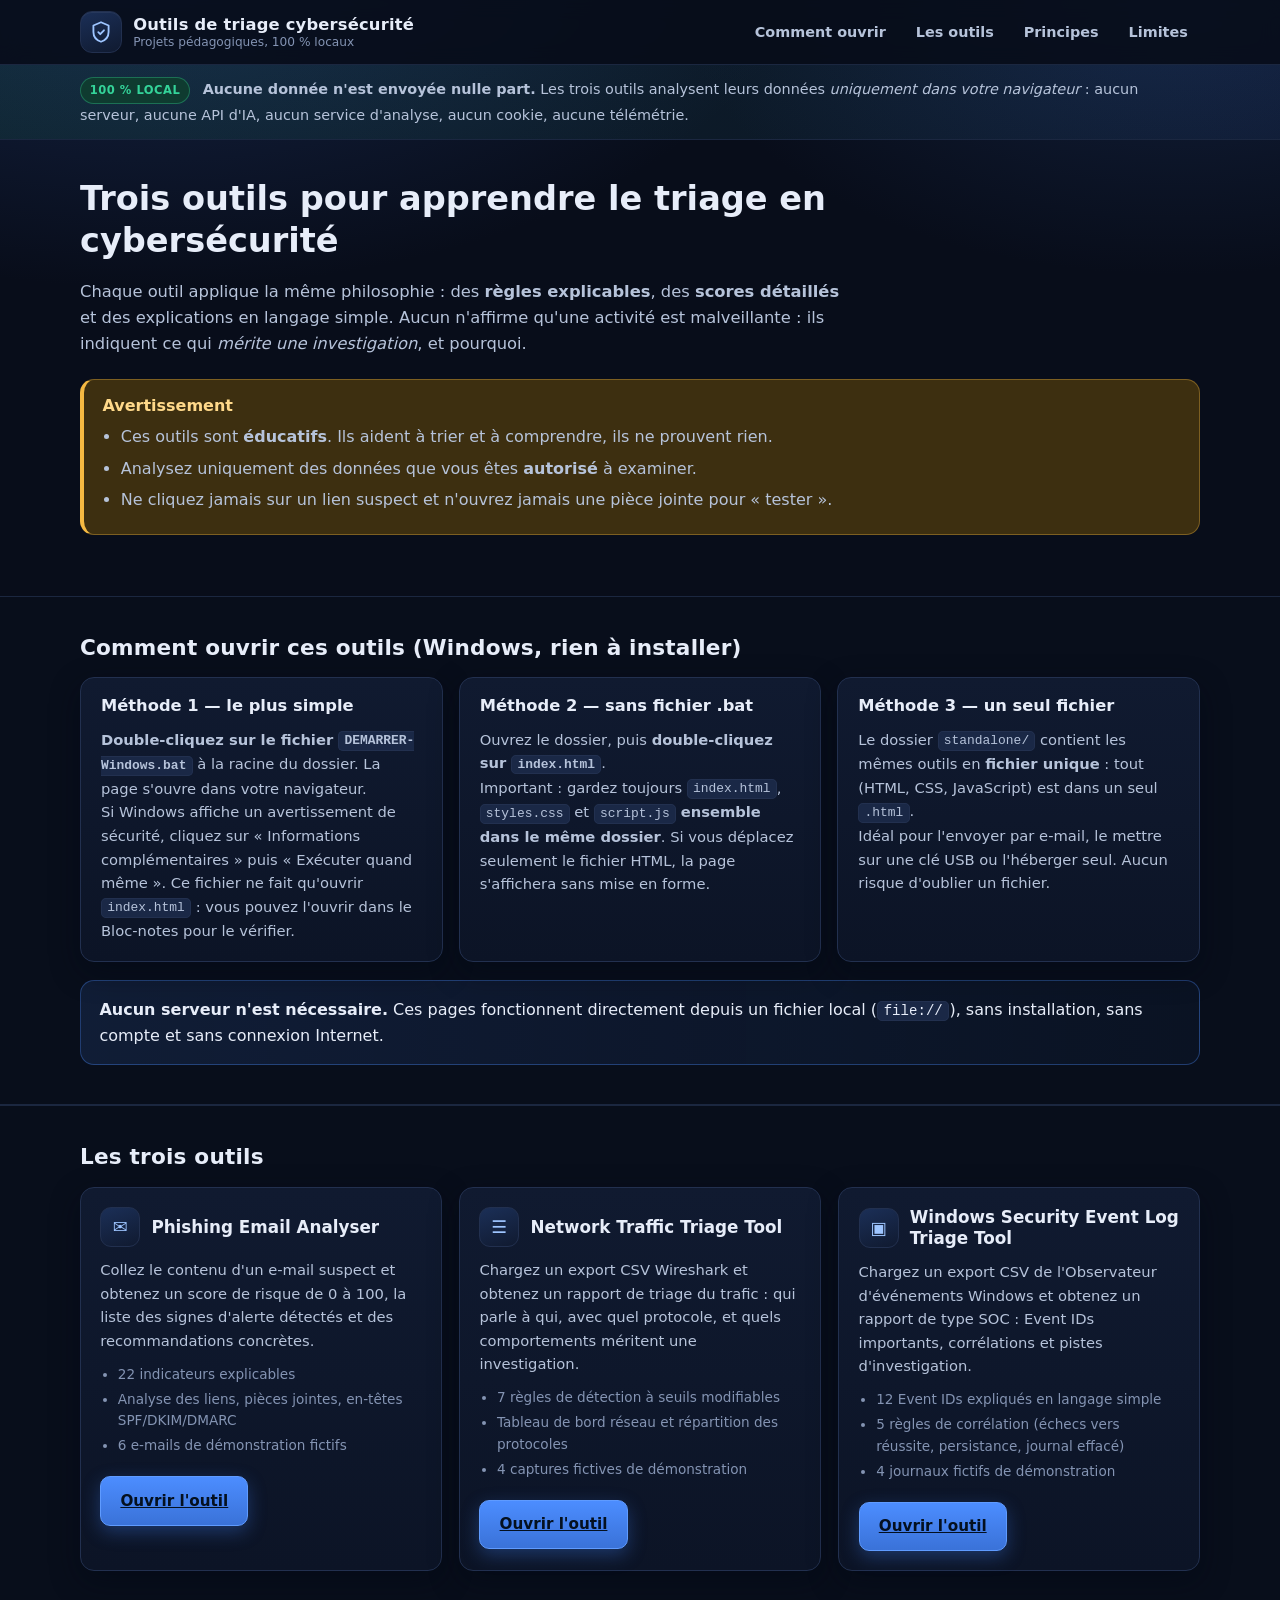
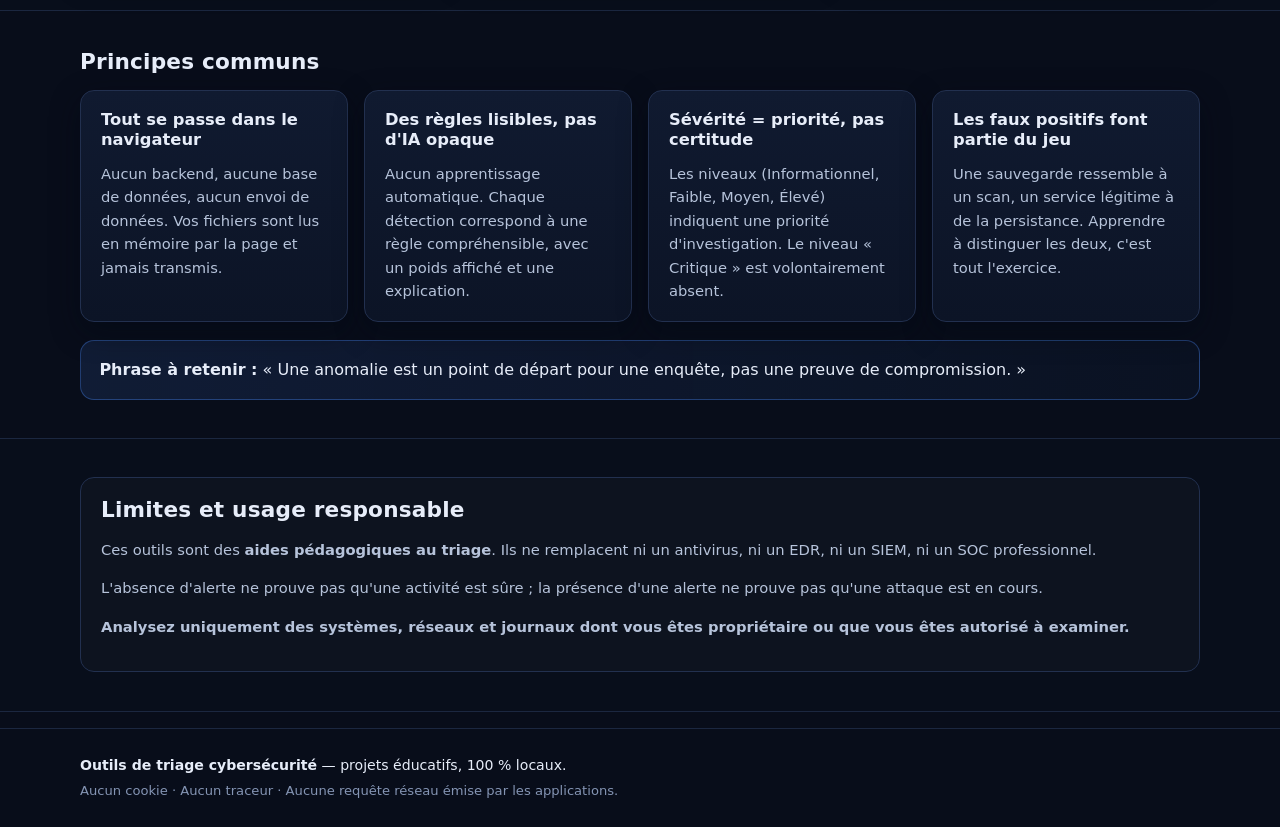
<file: index.html>
<!DOCTYPE html>
<html lang="fr">
<head>
<meta charset="UTF-8">
<meta name="viewport" content="width=device-width, initial-scale=1.0">
<title>Outils de cybersécurité pédagogiques — Triage local</title>
<meta name="description" content="Trois outils éducatifs de cybersécurité fonctionnant 100% localement dans le navigateur : analyse de phishing, triage de trafic réseau, triage de journaux Windows.">
<link rel="stylesheet" href="styles.css">
</head>
<body>

<a class="skip-link" href="#main">Aller au contenu principal</a>

<header class="site-header">
  <div class="wrap header-inner">
    <div class="brand">
      <span class="brand-mark" aria-hidden="true">
        <svg viewBox="0 0 24 24" width="26" height="26" fill="none" stroke="currentColor" stroke-width="1.7" stroke-linecap="round" stroke-linejoin="round">
          <path d="M12 3l7 3v6c0 4.2-2.9 7.6-7 9-4.1-1.4-7-4.8-7-9V6l7-3z"/>
          <path d="M9.5 12.2l1.8 1.8 3.4-3.6"/>
        </svg>
      </span>
      <span class="brand-text">
        <strong>Outils de triage cybersécurité</strong>
        <small>Projets pédagogiques, 100 % locaux</small>
      </span>
    </div>
    <nav class="site-nav" aria-label="Navigation principale">
      <a href="#ouvrir">Comment ouvrir</a>
      <a href="#outils">Les outils</a>
      <a href="#principes">Principes</a>
      <a href="#limites">Limites</a>
    </nav>
  </div>
</header>

<main id="main">

  <section class="privacy-banner" aria-label="Avis de confidentialité">
    <div class="wrap">
      <p>
        <span class="pill pill-ok">100 % local</span>
        <strong>Aucune donnée n'est envoyée nulle part.</strong>
        Les trois outils analysent leurs données <em>uniquement dans votre navigateur</em> :
        aucun serveur, aucune API d'IA, aucun service d'analyse, aucun cookie, aucune télémétrie.
      </p>
    </div>
  </section>

  <section class="section">
    <div class="wrap">
      <div class="hero">
        <h1>Trois outils pour apprendre le triage en cybersécurité</h1>
        <p class="lead">
          Chaque outil applique la même philosophie : des <strong>règles explicables</strong>,
          des <strong>scores détaillés</strong> et des explications en langage simple.
          Aucun n'affirme qu'une activité est malveillante : ils indiquent ce qui
          <em>mérite une investigation</em>, et pourquoi.
        </p>
      </div>

      <div class="warn-box" role="note">
        <h2 class="warn-title">Avertissement</h2>
        <ul>
          <li>Ces outils sont <strong>éducatifs</strong>. Ils aident à trier et à comprendre, ils ne prouvent rien.</li>
          <li>Analysez uniquement des données que vous êtes <strong>autorisé</strong> à examiner.</li>
          <li>Ne cliquez jamais sur un lien suspect et n'ouvrez jamais une pièce jointe pour « tester ».</li>
        </ul>
      </div>
    </div>
  </section>

  <section class="section section-alt" id="ouvrir">
    <div class="wrap">
      <h2 class="section-title">Comment ouvrir ces outils (Windows, rien à installer)</h2>
      <div class="method-grid">
        <div class="card">
          <h3 class="card-title">Méthode 1 — le plus simple</h3>
          <p><strong>Double-cliquez sur le fichier <code>DEMARRER-Windows.bat</code></strong> à la racine du dossier.
          La page s'ouvre dans votre navigateur.</p>
          <p class="muted">Si Windows affiche un avertissement de sécurité, cliquez sur « Informations complémentaires »
          puis « Exécuter quand même ». Ce fichier ne fait qu'ouvrir <code>index.html</code> : vous pouvez
          l'ouvrir dans le Bloc-notes pour le vérifier.</p>
        </div>
        <div class="card">
          <h3 class="card-title">Méthode 2 — sans fichier .bat</h3>
          <p>Ouvrez le dossier, puis <strong>double-cliquez sur <code>index.html</code></strong>.</p>
          <p class="muted">Important : gardez toujours <code>index.html</code>, <code>styles.css</code> et <code>script.js</code>
          <strong>ensemble dans le même dossier</strong>. Si vous déplacez seulement le fichier HTML, la page
          s'affichera sans mise en forme.</p>
        </div>
        <div class="card">
          <h3 class="card-title">Méthode 3 — un seul fichier</h3>
          <p>Le dossier <code>standalone/</code> contient les mêmes outils en <strong>fichier unique</strong> :
          tout (HTML, CSS, JavaScript) est dans un seul <code>.html</code>.</p>
          <p class="muted">Idéal pour l'envoyer par e-mail, le mettre sur une clé USB ou l'héberger seul.
          Aucun risque d'oublier un fichier.</p>
        </div>
      </div>

      <div class="callout">
        <p><strong>Aucun serveur n'est nécessaire.</strong> Ces pages fonctionnent directement depuis un fichier local
        (<code>file://</code>), sans installation, sans compte et sans connexion Internet.</p>
      </div>
    </div>
  </section>

  <section id="outils" class="section section-alt">

    <div class="wrap">
      <h2 class="section-title">Les trois outils</h2>
      <div class="tools-grid">

        <article class="tool-card">
          <div class="tool-head">
            <span class="tool-ico" aria-hidden="true">&#9993;</span>
            <h3>Phishing Email Analyser</h3>
          </div>
          <p>Collez le contenu d'un e-mail suspect et obtenez un score de risque de 0 à 100,
          la liste des signes d'alerte détectés et des recommandations concrètes.</p>
          <ul class="tool-meta">
            <li>22 indicateurs explicables</li>
            <li>Analyse des liens, pièces jointes, en-têtes SPF/DKIM/DMARC</li>
            <li>6 e-mails de démonstration fictifs</li>
          </ul>
          <a class="btn btn-primary" href="phishing-email-analyser/index.html">Ouvrir l'outil</a>
        </article>

        <article class="tool-card">
          <div class="tool-head">
            <span class="tool-ico" aria-hidden="true">&#9776;</span>
            <h3>Network Traffic Triage Tool</h3>
          </div>
          <p>Chargez un export CSV Wireshark et obtenez un rapport de triage du trafic :
          qui parle à qui, avec quel protocole, et quels comportements méritent une investigation.</p>
          <ul class="tool-meta">
            <li>7 règles de détection à seuils modifiables</li>
            <li>Tableau de bord réseau et répartition des protocoles</li>
            <li>4 captures fictives de démonstration</li>
          </ul>
          <a class="btn btn-primary" href="network-traffic-triage-tool/index.html">Ouvrir l'outil</a>
        </article>

        <article class="tool-card">
          <div class="tool-head">
            <span class="tool-ico" aria-hidden="true">&#9635;</span>
            <h3>Windows Security Event Log Triage Tool</h3>
          </div>
          <p>Chargez un export CSV de l'Observateur d'événements Windows et obtenez un rapport
          de type SOC : Event IDs importants, corrélations et pistes d'investigation.</p>
          <ul class="tool-meta">
            <li>12 Event IDs expliqués en langage simple</li>
            <li>5 règles de corrélation (échecs vers réussite, persistance, journal effacé)</li>
            <li>4 journaux fictifs de démonstration</li>
          </ul>
          <a class="btn btn-primary" href="windows-event-log-triage-tool/index.html">Ouvrir l'outil</a>
        </article>

      </div>
    </div>
  </section>

  <section id="principes" class="section">
    <div class="wrap">
      <h2 class="section-title">Principes communs</h2>
      <div class="method-grid">
        <div class="card">
          <h3 class="card-title">Tout se passe dans le navigateur</h3>
          <p>Aucun backend, aucune base de données, aucun envoi de données. Vos fichiers
          sont lus en mémoire par la page et jamais transmis.</p>
        </div>
        <div class="card">
          <h3 class="card-title">Des règles lisibles, pas d'IA opaque</h3>
          <p>Aucun apprentissage automatique. Chaque détection correspond à une règle
          compréhensible, avec un poids affiché et une explication.</p>
        </div>
        <div class="card">
          <h3 class="card-title">Sévérité = priorité, pas certitude</h3>
          <p>Les niveaux (Informationnel, Faible, Moyen, Élevé) indiquent une priorité
          d'investigation. Le niveau « Critique » est volontairement absent.</p>
        </div>
        <div class="card">
          <h3 class="card-title">Les faux positifs font partie du jeu</h3>
          <p>Une sauvegarde ressemble à un scan, un service légitime à de la persistance.
          Apprendre à distinguer les deux, c'est tout l'exercice.</p>
        </div>
      </div>

      <div class="callout">
        <p><strong>Phrase à retenir :</strong> « Une anomalie est un point de départ pour une enquête, pas une preuve de compromission. »</p>
      </div>
    </div>
  </section>

  <section id="limites" class="section section-alt">
    <div class="wrap">
      <div class="disclaimer">
        <h2 class="section-title">Limites et usage responsable</h2>
        <p>Ces outils sont des <strong>aides pédagogiques au triage</strong>. Ils ne remplacent ni un
        antivirus, ni un EDR, ni un SIEM, ni un SOC professionnel.</p>
        <p>L'absence d'alerte ne prouve pas qu'une activité est sûre ; la présence d'une alerte
        ne prouve pas qu'une attaque est en cours.</p>
        <p><strong>Analysez uniquement des systèmes, réseaux et journaux dont vous êtes propriétaire
        ou que vous êtes autorisé à examiner.</strong></p>
      </div>
    </div>
  </section>

</main>

<footer class="site-footer">
  <div class="wrap footer-inner">
    <p><strong>Outils de triage cybersécurité</strong> — projets éducatifs, 100 % locaux.</p>
    <p class="muted">Aucun cookie · Aucun traceur · Aucune requête réseau émise par les applications.</p>
  </div>
</footer>

</body>
</html>
</file>
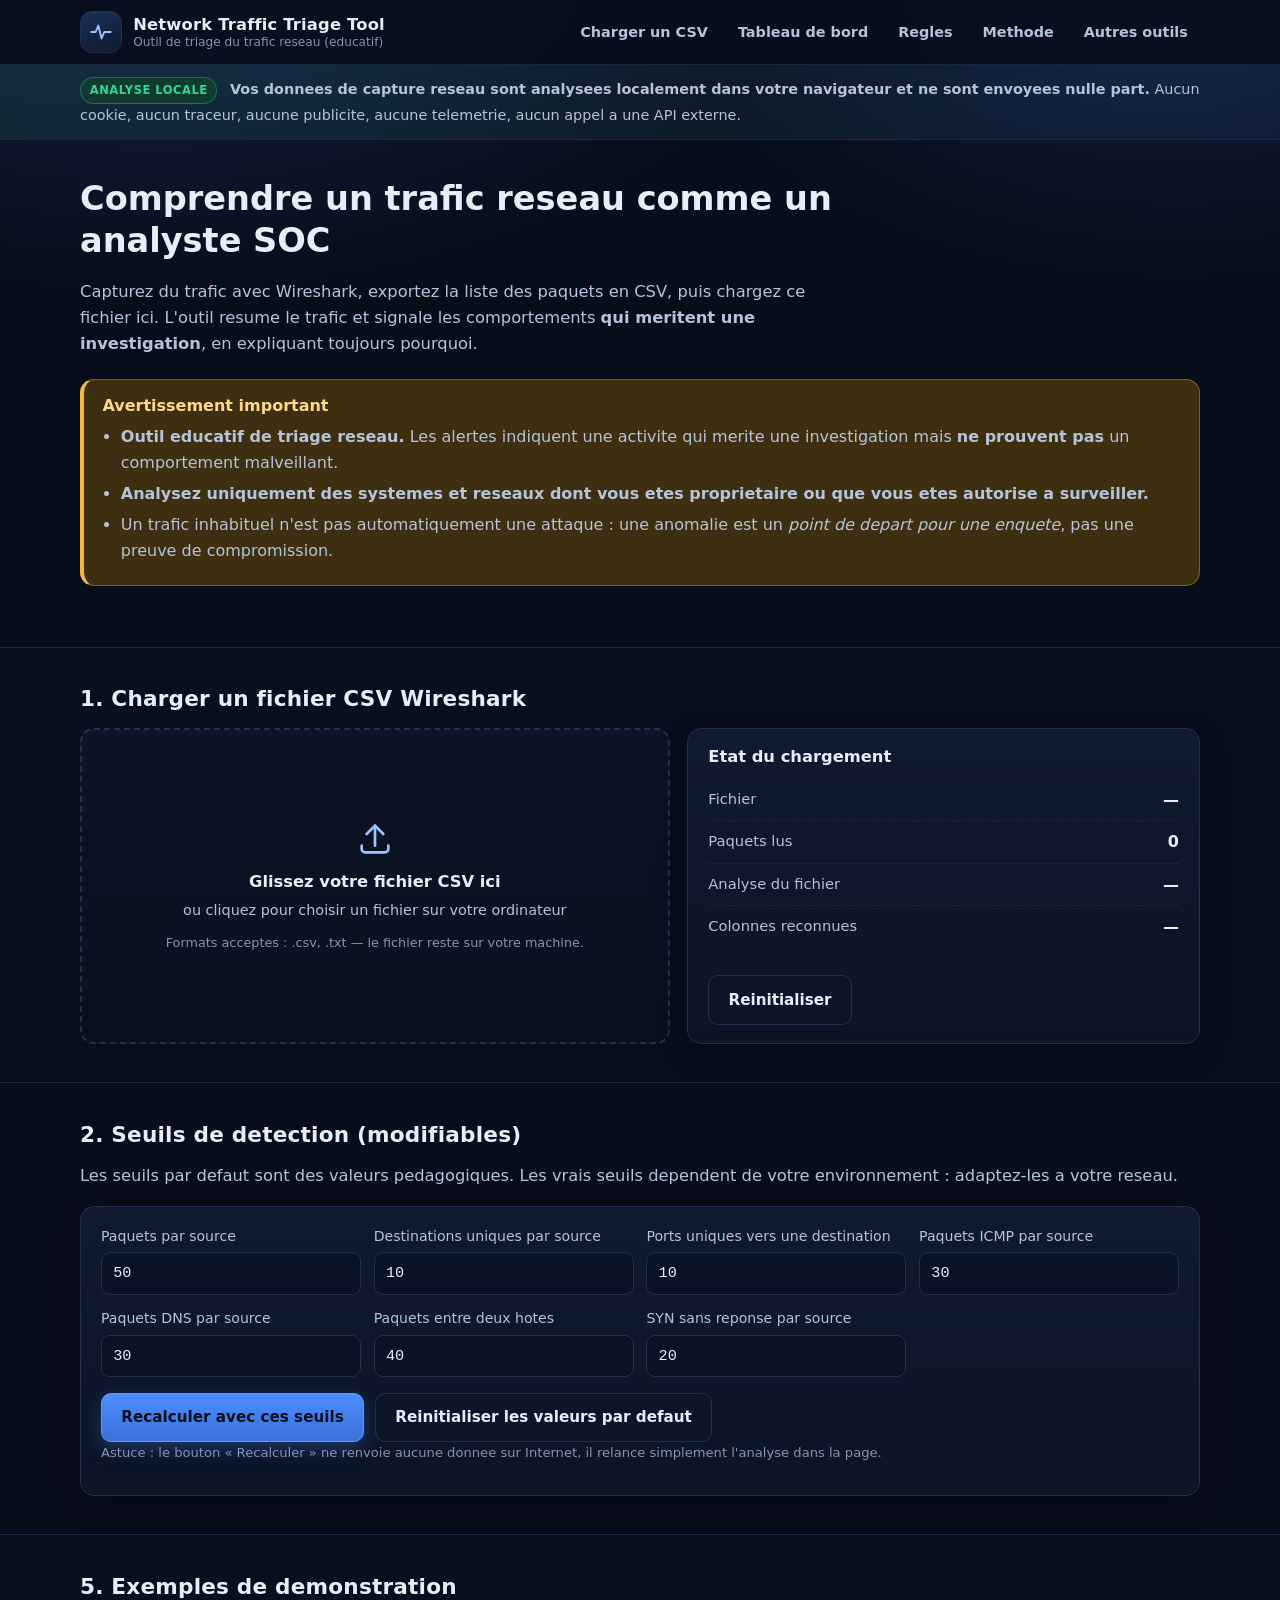
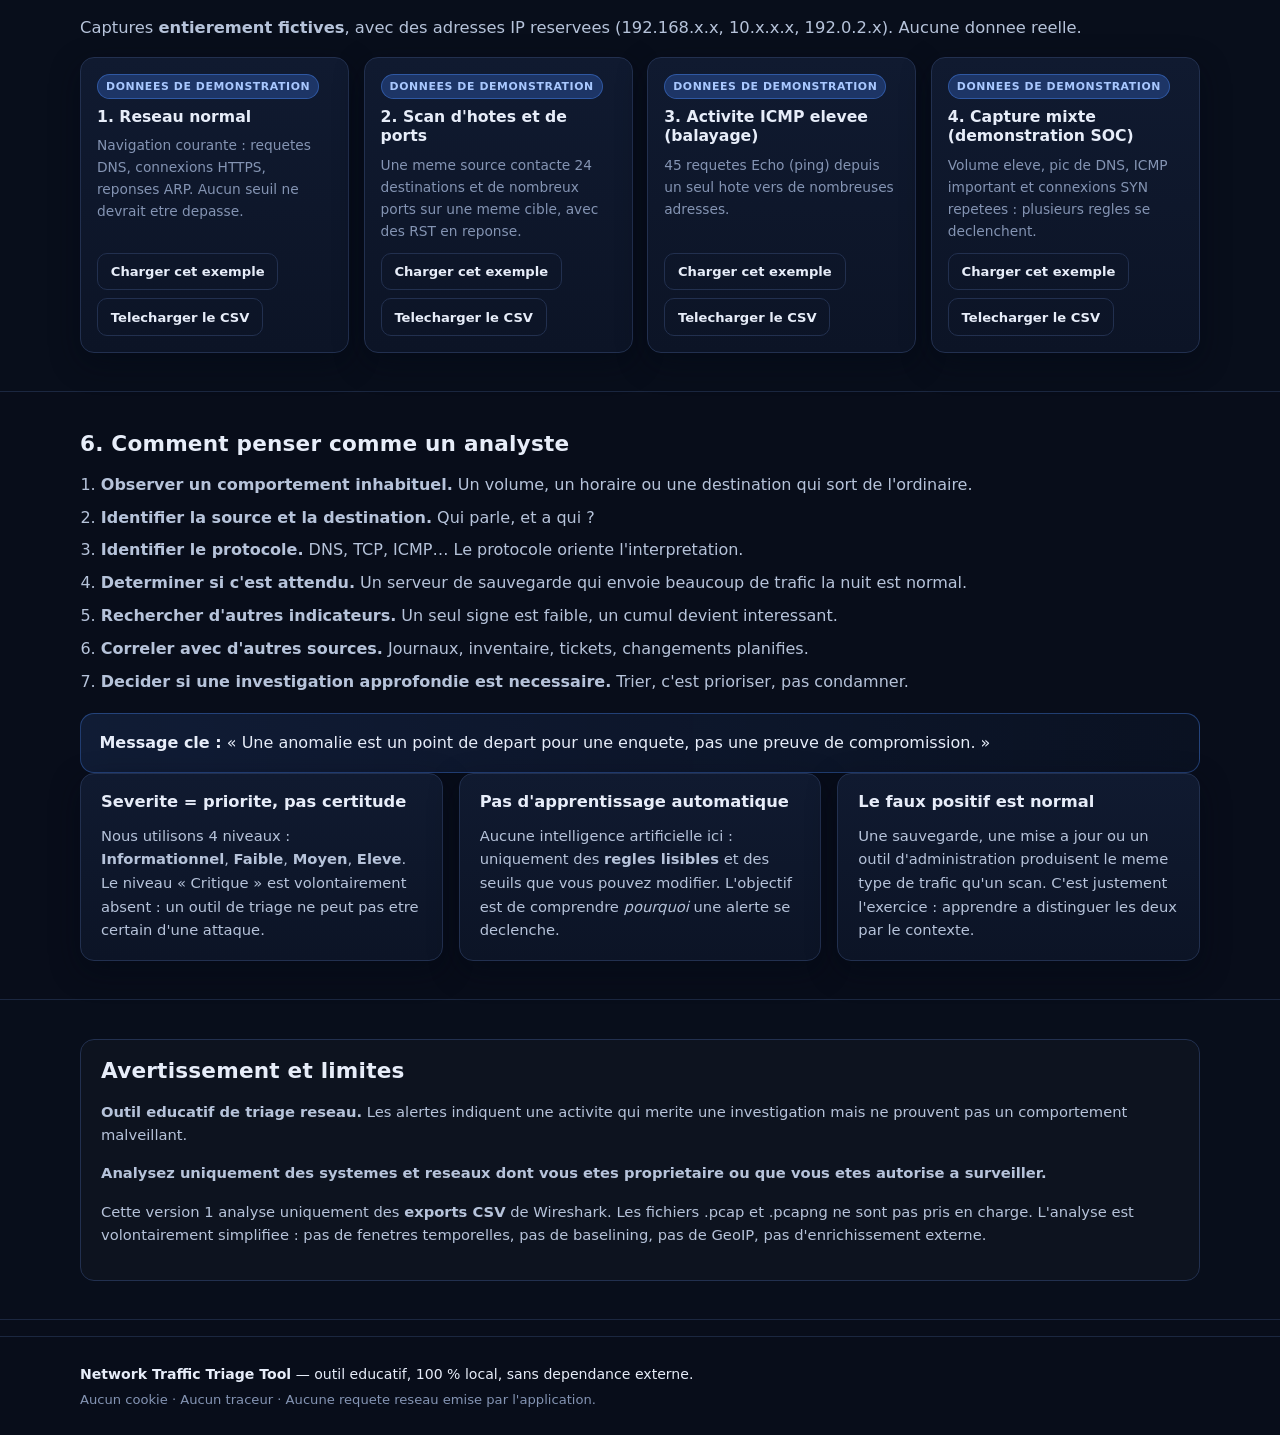
<file: network-traffic-triage-tool/index.html>
<!DOCTYPE html>
<html lang="fr">
<head>
<meta charset="UTF-8">
<meta name="viewport" content="width=device-width, initial-scale=1.0">
<title>Network Traffic Triage Tool — Triage de trafic reseau (local)</title>
<meta name="description" content="Outil educatif de triage de trafic reseau. Analyse locale d'un export CSV Wireshark, dans le navigateur, sans envoi de donnees.">
<link rel="stylesheet" href="styles.css">
</head>
<body>

<a class="skip-link" href="#main">Aller au contenu principal</a>

<header class="site-header">
  <div class="wrap header-inner">
    <div class="brand">
      <span class="brand-mark" aria-hidden="true">
        <svg viewBox="0 0 24 24" width="26" height="26" fill="none" stroke="currentColor" stroke-width="1.7" stroke-linecap="round" stroke-linejoin="round">
          <path d="M3 12h4l2.5-6 3 12L15 12h6"/>
        </svg>
      </span>
      <span class="brand-text">
        <strong>Network Traffic Triage Tool</strong>
        <small>Outil de triage du trafic reseau (educatif)</small>
      </span>
    </div>
    <nav class="site-nav" aria-label="Navigation principale">
      <a href="#charger">Charger un CSV</a>
      <a href="#tableau-de-bord">Tableau de bord</a>
      <a href="#regles">Regles</a>
      <a href="#methode">Methode</a>
      <a href="../index.html">Autres outils</a>
    </nav>
  </div>
</header>

<main id="main">

  <section class="privacy-banner" aria-label="Avis de confidentialite">
    <div class="wrap">
      <p>
        <span class="pill pill-ok">Analyse locale</span>
        <strong>Vos donnees de capture reseau sont analysees localement dans votre navigateur et ne sont envoyees nulle part.</strong>
        Aucun cookie, aucun traceur, aucune publicite, aucune telemetrie, aucun appel a une API externe.
      </p>
    </div>
  </section>

  <section class="section">
    <div class="wrap">
      <div class="hero">
        <h1>Comprendre un trafic reseau comme un analyste SOC</h1>
        <p class="lead">
          Capturez du trafic avec Wireshark, exportez la liste des paquets en CSV, puis chargez ce fichier ici.
          L'outil resume le trafic et signale les comportements <strong>qui meritent une investigation</strong>,
          en expliquant toujours pourquoi.
        </p>
      </div>

      <div class="warn-box" role="note">
        <h2 class="warn-title">Avertissement important</h2>
        <ul>
          <li><strong>Outil educatif de triage reseau.</strong> Les alertes indiquent une activite qui merite une investigation mais <strong>ne prouvent pas</strong> un comportement malveillant.</li>
          <li><strong>Analysez uniquement des systemes et reseaux dont vous etes proprietaire ou que vous etes autorise a surveiller.</strong></li>
          <li>Un trafic inhabituel n'est pas automatiquement une attaque : une anomalie est un <em>point de depart pour une enquete</em>, pas une preuve de compromission.</li>
        </ul>
      </div>
    </div>
  </section>

  <section id="charger" class="section section-alt">
    <div class="wrap">
      <h2 class="section-title">1. Charger un fichier CSV Wireshark</h2>

      <div class="upload-grid">
        <div id="dropzone" class="dropzone" tabindex="0" role="button"
             aria-label="Deposer ou selectionner un fichier CSV Wireshark">
          <svg class="drop-ico" viewBox="0 0 24 24" width="40" height="40" fill="none" stroke="currentColor" stroke-width="1.6" stroke-linecap="round" stroke-linejoin="round" aria-hidden="true">
            <path d="M12 16V4"/><path d="M7 9l5-5 5 5"/><path d="M4 16v2a2 2 0 0 0 2 2h12a2 2 0 0 0 2-2v-2"/>
          </svg>
          <p class="drop-title">Glissez votre fichier CSV ici</p>
          <p class="drop-sub">ou cliquez pour choisir un fichier sur votre ordinateur</p>
          <p class="drop-note">Formats acceptes : .csv, .txt — le fichier reste sur votre machine.</p>
          <input type="file" id="file-input" accept=".csv,.txt,text/csv" class="visually-hidden">
        </div>

        <div class="card">
          <h3 class="card-title">Etat du chargement</h3>
          <ul class="stat-list" id="load-status">
            <li><span class="stat-label">Fichier</span><span class="stat-val" id="st-file">—</span></li>
            <li><span class="stat-label">Paquets lus</span><span class="stat-val" id="st-packets">0</span></li>
            <li><span class="stat-label">Analyse du fichier</span><span class="stat-val" id="st-parse">—</span></li>
            <li><span class="stat-label">Colonnes reconnues</span><span class="stat-val" id="st-cols">—</span></li>
          </ul>
          <div id="parse-messages" class="msg-area" aria-live="polite"></div>
          <div class="actions compact">
            <button type="button" class="btn btn-ghost" id="btn-reset">Reinitialiser</button>
          </div>
        </div>
      </div>
    </div>
  </section>

  <section class="section" id="seuils">
    <div class="wrap">
      <h2 class="section-title">2. Seuils de detection (modifiables)</h2>
      <p class="lead">Les seuils par defaut sont des valeurs pedagogiques. Les vrais seuils dependent de votre environnement : adaptez-les a votre reseau.</p>
      <div class="card">
        <div class="threshold-grid">
          <label class="th-field">
            <span>Paquets par source</span>
            <input type="number" id="th-packets" value="50" min="1" step="1">
          </label>
          <label class="th-field">
            <span>Destinations uniques par source</span>
            <input type="number" id="th-dest" value="10" min="1" step="1">
          </label>
          <label class="th-field">
            <span>Ports uniques vers une destination</span>
            <input type="number" id="th-ports" value="10" min="1" step="1">
          </label>
          <label class="th-field">
            <span>Paquets ICMP par source</span>
            <input type="number" id="th-icmp" value="30" min="1" step="1">
          </label>
          <label class="th-field">
            <span>Paquets DNS par source</span>
            <input type="number" id="th-dns" value="30" min="1" step="1">
          </label>
          <label class="th-field">
            <span>Paquets entre deux hotes</span>
            <input type="number" id="th-pair" value="40" min="1" step="1">
          </label>
          <label class="th-field">
            <span>SYN sans reponse par source</span>
            <input type="number" id="th-syn" value="20" min="1" step="1">
          </label>
        </div>
        <div class="actions compact">
          <button type="button" class="btn btn-primary" id="btn-recompute">Recalculer avec ces seuils</button>
          <button type="button" class="btn btn-ghost" id="btn-defaults">Reinitialiser les valeurs par defaut</button>
        </div>
        <p class="muted small">Astuce : le bouton « Recalculer » ne renvoie aucune donnee sur Internet, il relance simplement l'analyse dans la page.</p>
      </div>
    </div>
  </section>

  <section id="tableau-de-bord" class="section section-alt" hidden>
    <div class="wrap">
      <h2 class="section-title">3. Vue d'ensemble du reseau</h2>
      <div class="kpi-grid" id="kpi-grid"></div>

      <div class="two-col">
        <div class="card">
          <h3 class="card-title">Principales sources (Top 10)</h3>
          <div id="top-sources" class="bar-list"></div>
        </div>
        <div class="card">
          <h3 class="card-title">Principales destinations (Top 10)</h3>
          <div id="top-dest" class="bar-list"></div>
        </div>
      </div>

      <div class="card">
        <h3 class="card-title">Repartition des protocoles</h3>
        <p class="muted">Seuls les protocoles presents dans la capture sont affiches.</p>
        <div id="proto-list" class="bar-list"></div>
      </div>
    </div>
  </section>

  <section id="regles" class="section" hidden>
    <div class="wrap">
      <h2 class="section-title">4. Resultats du triage</h2>

      <div class="score-grid">
        <div class="card score-card">
          <div class="score-head">
            <span class="score-number" id="invest-score">0</span>
            <div>
              <p class="score-label">Score d'investigation</p>
              <p class="score-level" id="invest-level">—</p>
            </div>
          </div>
          <p class="score-note">
            Ce score additionne des contributions <strong>visibles</strong> (voir ci-dessous).
            Ce n'est <strong>pas</strong> une probabilite d'attaque : c'est un indicateur de priorite d'investigation.
          </p>
          <ul class="score-breakdown" id="score-breakdown"></ul>
        </div>
        <div class="card">
          <h3 class="card-title">Resume</h3>
          <ul class="stat-list" id="summary-list"></ul>
        </div>
      </div>

      <h3 class="card-title standalone">Alertes et observations</h3>
      <p class="muted">Chaque carte suit le meme schema : nom, severite, preuves observees, pourquoi cela peut compter, explication benigne possible, investigation recommandee.</p>
      <div class="alerts" id="alerts"></div>
      <p class="empty-note" id="no-alerts" hidden>
        Aucune activite depassant les seuils n'a ete detectee. Cela ne prouve pas que le reseau est sain :
        cela signifie seulement qu'aucune des regles utilisees ne s'est declenchee sur cette capture.
      </p>
    </div>
  </section>


  <section class="section section-alt" id="exemples">
    <div class="wrap">
      <h2 class="section-title">5. Exemples de demonstration</h2>
      <p class="lead">Captures <strong>entierement fictives</strong>, avec des adresses IP reservees (192.168.x.x, 10.x.x.x, 192.0.2.x). Aucune donnee reelle.</p>
      <div class="sample-grid" id="sample-grid"></div>
    </div>
  </section>

  <section class="section" id="methode">
    <div class="wrap">
      <h2 class="section-title">6. Comment penser comme un analyste</h2>
      <ol class="steps">
        <li><strong>Observer un comportement inhabituel.</strong> Un volume, un horaire ou une destination qui sort de l'ordinaire.</li>
        <li><strong>Identifier la source et la destination.</strong> Qui parle, et a qui ?</li>
        <li><strong>Identifier le protocole.</strong> DNS, TCP, ICMP… Le protocole oriente l'interpretation.</li>
        <li><strong>Determiner si c'est attendu.</strong> Un serveur de sauvegarde qui envoie beaucoup de trafic la nuit est normal.</li>
        <li><strong>Rechercher d'autres indicateurs.</strong> Un seul signe est faible, un cumul devient interessant.</li>
        <li><strong>Correler avec d'autres sources.</strong> Journaux, inventaire, tickets, changements planifies.</li>
        <li><strong>Decider si une investigation approfondie est necessaire.</strong> Trier, c'est prioriser, pas condamner.</li>
      </ol>

      <div class="callout">
        <p><strong>Message cle :</strong> « Une anomalie est un point de depart pour une enquete, pas une preuve de compromission. »</p>
      </div>

      <div class="method-grid">
        <div class="card">
          <h3 class="card-title">Severite = priorite, pas certitude</h3>
          <p>Nous utilisons 4 niveaux : <strong>Informationnel</strong>, <strong>Faible</strong>, <strong>Moyen</strong>, <strong>Eleve</strong>.
          Le niveau « Critique » est volontairement absent : un outil de triage ne peut pas etre certain d'une attaque.</p>
        </div>
        <div class="card">
          <h3 class="card-title">Pas d'apprentissage automatique</h3>
          <p>Aucune intelligence artificielle ici : uniquement des <strong>regles lisibles</strong> et des seuils que vous pouvez modifier.
          L'objectif est de comprendre <em>pourquoi</em> une alerte se declenche.</p>
        </div>
        <div class="card">
          <h3 class="card-title">Le faux positif est normal</h3>
          <p>Une sauvegarde, une mise a jour ou un outil d'administration produisent le meme type de trafic qu'un scan.
          C'est justement l'exercice : apprendre a distinguer les deux par le contexte.</p>
        </div>
      </div>
    </div>
  </section>

  <section class="section section-alt">
    <div class="wrap">
      <div class="disclaimer">
        <h2 class="section-title">Avertissement et limites</h2>
        <p><strong>Outil educatif de triage reseau.</strong> Les alertes indiquent une activite qui merite une investigation mais ne prouvent pas un comportement malveillant.</p>
        <p><strong>Analysez uniquement des systemes et reseaux dont vous etes proprietaire ou que vous etes autorise a surveiller.</strong></p>
        <p>Cette version 1 analyse uniquement des <strong>exports CSV</strong> de Wireshark. Les fichiers .pcap et .pcapng ne sont pas pris en charge.
        L'analyse est volontairement simplifiee : pas de fenetres temporelles, pas de baselining, pas de GeoIP, pas d'enrichissement externe.</p>
      </div>
    </div>
  </section>

</main>

<footer class="site-footer">
  <div class="wrap footer-inner">
    <p><strong>Network Traffic Triage Tool</strong> — outil educatif, 100 % local, sans dependance externe.</p>
    <p class="muted">Aucun cookie · Aucun traceur · Aucune requete reseau emise par l'application.</p>
  </div>
</footer>

<script src="script.js"></script>
</body>
</html>
</file>
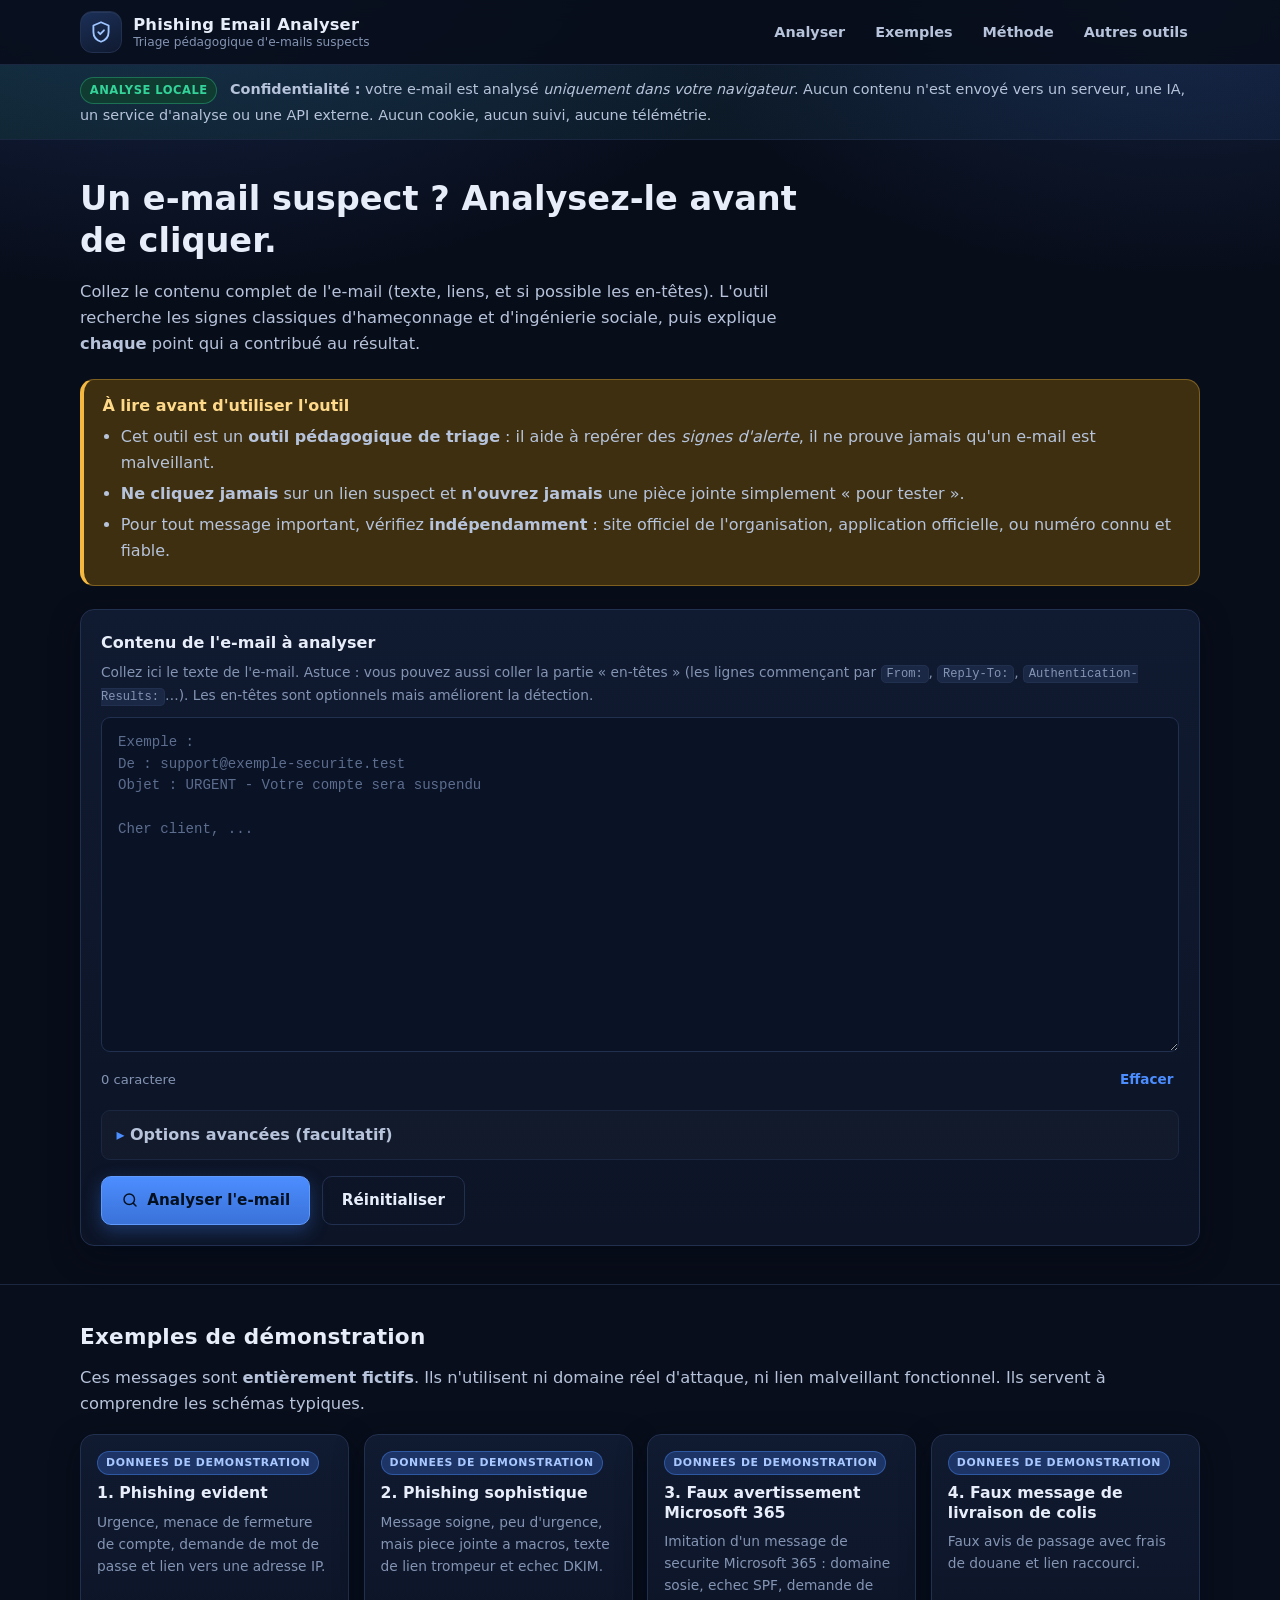
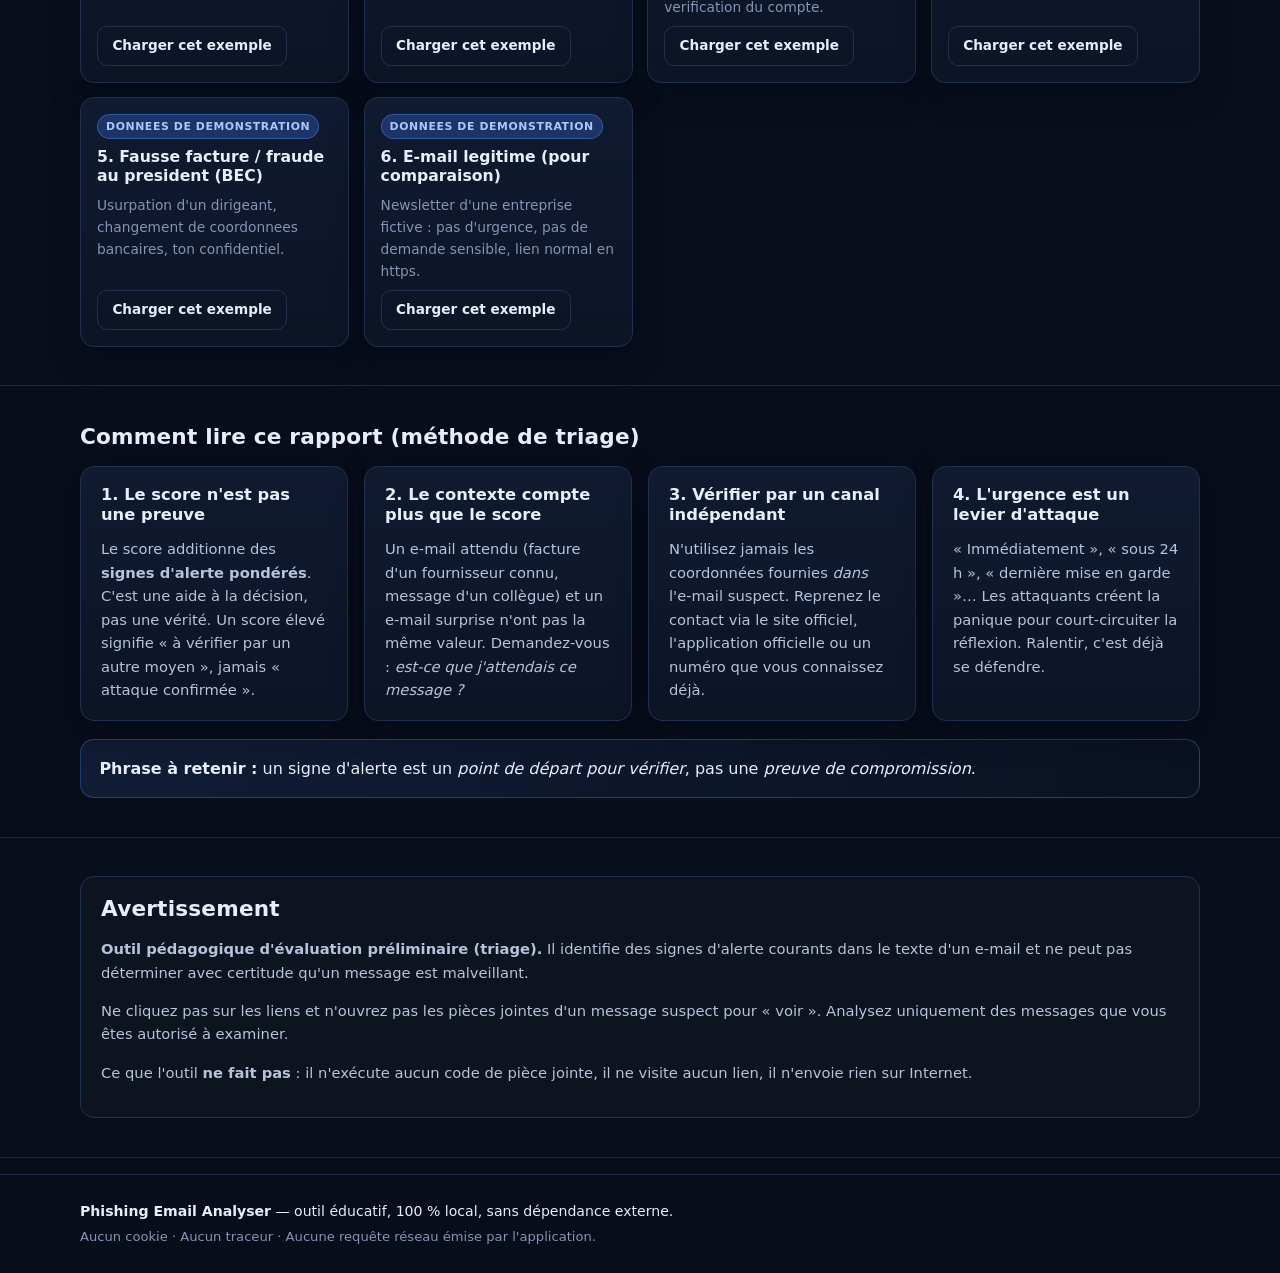
<file: phishing-email-analyser/index.html>
<!DOCTYPE html>
<html lang="fr">
<head>
<meta charset="UTF-8">
<meta name="viewport" content="width=device-width, initial-scale=1.0">
<title>Phishing Email Analyser — Analyse locale d'e-mails suspects</title>
<meta name="description" content="Outil pédagogique d'analyse d'e-mails de phishing. Analyse 100% locale dans le navigateur, aucune donnée envoyée.">
<link rel="stylesheet" href="styles.css">
</head>
<body>

<a class="skip-link" href="#main">Aller au contenu principal</a>

<header class="site-header">
  <div class="wrap header-inner">
    <div class="brand">
      <span class="brand-mark" aria-hidden="true">
        <svg viewBox="0 0 24 24" width="26" height="26" fill="none" stroke="currentColor" stroke-width="1.7" stroke-linecap="round" stroke-linejoin="round">
          <path d="M12 3l7 3v6c0 4.2-2.9 7.6-7 9-4.1-1.4-7-4.8-7-9V6l7-3z"/>
          <path d="M9.5 12.2l1.8 1.8 3.4-3.6"/>
        </svg>
      </span>
      <span class="brand-text">
        <strong>Phishing Email Analyser</strong>
        <small>Triage pédagogique d'e-mails suspects</small>
      </span>
    </div>
    <nav class="site-nav" aria-label="Navigation principale">
      <a href="#analyser">Analyser</a>
      <a href="#samples">Exemples</a>
      <a href="#methode">Méthode</a>
      <a href="../index.html">Autres outils</a>
    </nav>
  </div>
</header>

<main id="main">

  <section class="privacy-banner" aria-label="Avis de confidentialité">
    <div class="wrap">
      <p>
        <span class="pill pill-ok">Analyse locale</span>
        <strong>Confidentialité :</strong> votre e-mail est analysé <em>uniquement dans votre navigateur</em>.
        Aucun contenu n'est envoyé vers un serveur, une IA, un service d'analyse ou une API externe.
        Aucun cookie, aucun suivi, aucune télémétrie.
      </p>
    </div>
  </section>

  <section id="analyser" class="section">
    <div class="wrap">
      <div class="hero">
        <h1>Un e-mail suspect ? Analysez-le avant de cliquer.</h1>
        <p class="lead">
          Collez le contenu complet de l'e-mail (texte, liens, et si possible les en-têtes).
          L'outil recherche les signes classiques d'hameçonnage et d'ingénierie sociale,
          puis explique <strong>chaque</strong> point qui a contribué au résultat.
        </p>
      </div>

      <div class="warn-box" role="note">
        <h2 class="warn-title">À lire avant d'utiliser l'outil</h2>
        <ul>
          <li>Cet outil est un <strong>outil pédagogique de triage</strong> : il aide à repérer des <em>signes d'alerte</em>, il ne prouve jamais qu'un e-mail est malveillant.</li>
          <li><strong>Ne cliquez jamais</strong> sur un lien suspect et <strong>n'ouvrez jamais</strong> une pièce jointe simplement « pour tester ».</li>
          <li>Pour tout message important, vérifiez <strong>indépendamment</strong> : site officiel de l'organisation, application officielle, ou numéro connu et fiable.</li>
        </ul>
      </div>

      <form id="analyse-form" class="panel" novalidate>
        <div class="field">
          <label for="email-input">Contenu de l'e-mail à analyser</label>
          <p class="hint" id="email-hint">
            Collez ici le texte de l'e-mail. Astuce : vous pouvez aussi coller la partie « en-têtes »
            (les lignes commençant par <code>From:</code>, <code>Reply-To:</code>, <code>Authentication-Results:</code>…).
            Les en-têtes sont optionnels mais améliorent la détection.
          </p>
          <textarea id="email-input" name="email" rows="14" spellcheck="false"
            aria-describedby="email-hint"
            placeholder="Exemple :&#10;De : support@exemple-securite.test&#10;Objet : URGENT - Votre compte sera suspendu&#10;&#10;Cher client, ..."></textarea>
          <div class="textarea-meta">
            <span id="char-count">0 caractère</span>
            <button type="button" class="link-btn" id="btn-clear">Effacer</button>
          </div>
        </div>

        <details class="advanced">
          <summary>Options avancées (facultatif)</summary>
          <div class="advanced-body">
            <label class="check">
              <input type="checkbox" id="opt-headers" checked>
              <span>Analyser les en-têtes d'authentification (SPF / DKIM / DMARC) si présents</span>
            </label>
            <label class="check">
              <input type="checkbox" id="opt-links" checked>
              <span>Analyser les liens et détecter les textes de lien trompeurs</span>
            </label>
            <label class="check">
              <input type="checkbox" id="opt-attachments" checked>
              <span>Analyser les noms de pièces jointes mentionnés</span>
            </label>
            <label class="check">
              <input type="checkbox" id="opt-sensitive" checked>
              <span>Afficher aussi les indices faibles (recommandé pour apprendre)</span>
            </label>
          </div>
        </details>

        <div class="actions">
          <button type="submit" class="btn btn-primary" id="btn-analyse">
            <span class="btn-icon" aria-hidden="true">
              <svg viewBox="0 0 24 24" width="18" height="18" fill="none" stroke="currentColor" stroke-width="1.9" stroke-linecap="round" stroke-linejoin="round"><circle cx="11" cy="11" r="7"/><path d="M20 20l-3.5-3.5"/></svg>
            </span>
            Analyser l'e-mail
          </button>
          <button type="reset" class="btn btn-ghost" id="btn-reset">Réinitialiser</button>
        </div>
        <p class="form-error" id="form-error" role="alert" hidden></p>
      </form>
    </div>
  </section>


  <section id="results" class="section" hidden aria-live="polite">
    <div class="wrap">
      <h2 class="section-title">Rapport d'analyse</h2>

      <div class="score-grid">
        <div class="card score-card">
          <div class="gauge-wrap">
            <svg class="gauge" viewBox="0 0 200 120" role="img" aria-labelledby="gauge-title">
              <title id="gauge-title">Score de risque de phishing</title>
              <path class="gauge-track" d="M20 110 A80 80 0 0 1 180 110" />
              <path class="gauge-fill" id="gauge-fill" d="M20 110 A80 80 0 0 1 180 110" />
            </svg>
            <div class="gauge-center">
              <span class="gauge-value" id="score-value">0</span>
              <span class="gauge-max">/ 100</span>
            </div>
          </div>
          <p class="score-caption">Score de risque de phishing</p>
          <div class="classif" id="classification">
            <span class="classif-dot" aria-hidden="true"></span>
            <span class="classif-label" id="classification-label">—</span>
          </div>
          <p class="score-note" id="score-note"></p>
        </div>

        <div class="card stats-card">
          <h3 class="card-title">Synthèse</h3>
          <ul class="stat-list">
            <li><span class="stat-label">Signes d'alerte détectés</span><span class="stat-val" id="stat-indicators">0</span></li>
            <li><span class="stat-label">Liens trouvés</span><span class="stat-val" id="stat-links">0</span></li>
            <li><span class="stat-label">Liens suspects</span><span class="stat-val" id="stat-links-bad">0</span></li>
            <li><span class="stat-label">Pièces jointes citées</span><span class="stat-val" id="stat-attach">0</span></li>
            <li><span class="stat-label">En-têtes d'authentification lus</span><span class="stat-val" id="stat-auth">0</span></li>
            <li><span class="stat-label">Longueur du message</span><span class="stat-val" id="stat-length">0</span></li>
          </ul>
        </div>
      </div>

      <div class="card rec-card">
        <h3 class="card-title">
          <span class="title-ico" aria-hidden="true">✔</span>
          Recommandations
        </h3>
        <ul class="rec-list" id="recommendations"></ul>
      </div>

      <div class="card">
        <h3 class="card-title">
          <span class="title-ico" aria-hidden="true">!</span>
          Détail des signes d'alerte
        </h3>
        <p class="muted">Chaque carte explique <strong>ce qui a été trouvé</strong>, <strong>pourquoi cela compte</strong> et <strong>ce que cela peut être d'autre</strong>.</p>
        <div class="indicators" id="indicators"></div>
        <p class="empty-note" id="no-indicators" hidden>
          Aucun signe d'alerte fort détecté. Cela ne garantit pas qu'un e-mail est sûr :
          restez prudent, surtout si le message est inattendu ou demande une action urgente.
        </p>
      </div>

      <div class="card" id="links-card" hidden>
        <h3 class="card-title">
          <span class="title-ico" aria-hidden="true">&#128279;</span>
          Liens extraits
        </h3>
        <p class="muted">Les liens sont affichés en texte brut et <strong>ne sont jamais cliquables</strong> dans cet outil.</p>
        <div class="table-scroll">
          <table class="data-table">
            <caption class="visually-hidden">Liste des liens détectés dans le message</caption>
            <thead>
              <tr><th scope="col">Lien</th><th scope="col">Texte affiché</th><th scope="col">Analyse</th></tr>
            </thead>
            <tbody id="links-body"></tbody>
          </table>
        </div>
      </div>

      <div class="card" id="headers-card" hidden>
        <h3 class="card-title">
          <span class="title-ico" aria-hidden="true">&#9993;</span>
          En-têtes et authentification
        </h3>
        <div class="table-scroll">
          <table class="data-table">
            <caption class="visually-hidden">Résultat de l'analyse des en-têtes</caption>
            <thead><tr><th scope="col">Élément</th><th scope="col">Valeur observée</th><th scope="col">Interprétation</th></tr></thead>
            <tbody id="headers-body"></tbody>
          </table>
        </div>
      </div>
    </div>
  </section>


  <section id="samples" class="section section-alt">
    <div class="wrap">
      <h2 class="section-title">Exemples de démonstration</h2>
      <p class="lead">
        Ces messages sont <strong>entièrement fictifs</strong>. Ils n'utilisent ni domaine réel
        d'attaque, ni lien malveillant fonctionnel. Ils servent à comprendre les schémas typiques.
      </p>
      <div class="sample-grid" id="sample-grid"></div>
    </div>
  </section>

  <section id="methode" class="section">
    <div class="wrap">
      <h2 class="section-title">Comment lire ce rapport (méthode de triage)</h2>
      <div class="method-grid">
        <div class="card">
          <h3 class="card-title">1. Le score n'est pas une preuve</h3>
          <p>Le score additionne des <strong>signes d'alerte pondérés</strong>. C'est une aide à la décision,
          pas une vérité. Un score élevé signifie « à vérifier par un autre moyen », jamais « attaque confirmée ».</p>
        </div>
        <div class="card">
          <h3 class="card-title">2. Le contexte compte plus que le score</h3>
          <p>Un e-mail attendu (facture d'un fournisseur connu, message d'un collègue) et un e-mail surprise
          n'ont pas la même valeur. Demandez-vous : <em>est-ce que j'attendais ce message ?</em></p>
        </div>
        <div class="card">
          <h3 class="card-title">3. Vérifier par un canal indépendant</h3>
          <p>N'utilisez jamais les coordonnées fournies <em>dans</em> l'e-mail suspect. Reprenez le contact via
          le site officiel, l'application officielle ou un numéro que vous connaissez déjà.</p>
        </div>
        <div class="card">
          <h3 class="card-title">4. L'urgence est un levier d'attaque</h3>
          <p>« Immédiatement », « sous 24 h », « dernière mise en garde »… Les attaquants créent la panique
          pour court-circuiter la réflexion. Ralentir, c'est déjà se défendre.</p>
        </div>
      </div>

      <div class="callout">
        <p><strong>Phrase à retenir :</strong> un signe d'alerte est un <em>point de départ pour vérifier</em>,
        pas une <em>preuve de compromission</em>.</p>
      </div>
    </div>
  </section>

  <section class="section section-alt">
    <div class="wrap">
      <div class="disclaimer">
        <h2 class="section-title">Avertissement</h2>
        <p><strong>Outil pédagogique d'évaluation préliminaire (triage).</strong> Il identifie des signes d'alerte
        courants dans le texte d'un e-mail et ne peut pas déterminer avec certitude qu'un message est malveillant.</p>
        <p>Ne cliquez pas sur les liens et n'ouvrez pas les pièces jointes d'un message suspect pour « voir ».
        Analysez uniquement des messages que vous êtes autorisé à examiner.</p>
        <p>Ce que l'outil <strong>ne fait pas</strong> : il n'exécute aucun code de pièce jointe, il ne visite aucun lien,
        il n'envoie rien sur Internet.</p>
      </div>
    </div>
  </section>

</main>

<footer class="site-footer">
  <div class="wrap footer-inner">
    <p><strong>Phishing Email Analyser</strong> — outil éducatif, 100 % local, sans dépendance externe.</p>
    <p class="muted">Aucun cookie · Aucun traceur · Aucune requête réseau émise par l'application.</p>
  </div>
</footer>

<script src="script.js"></script>
</body>
</html>
</file>
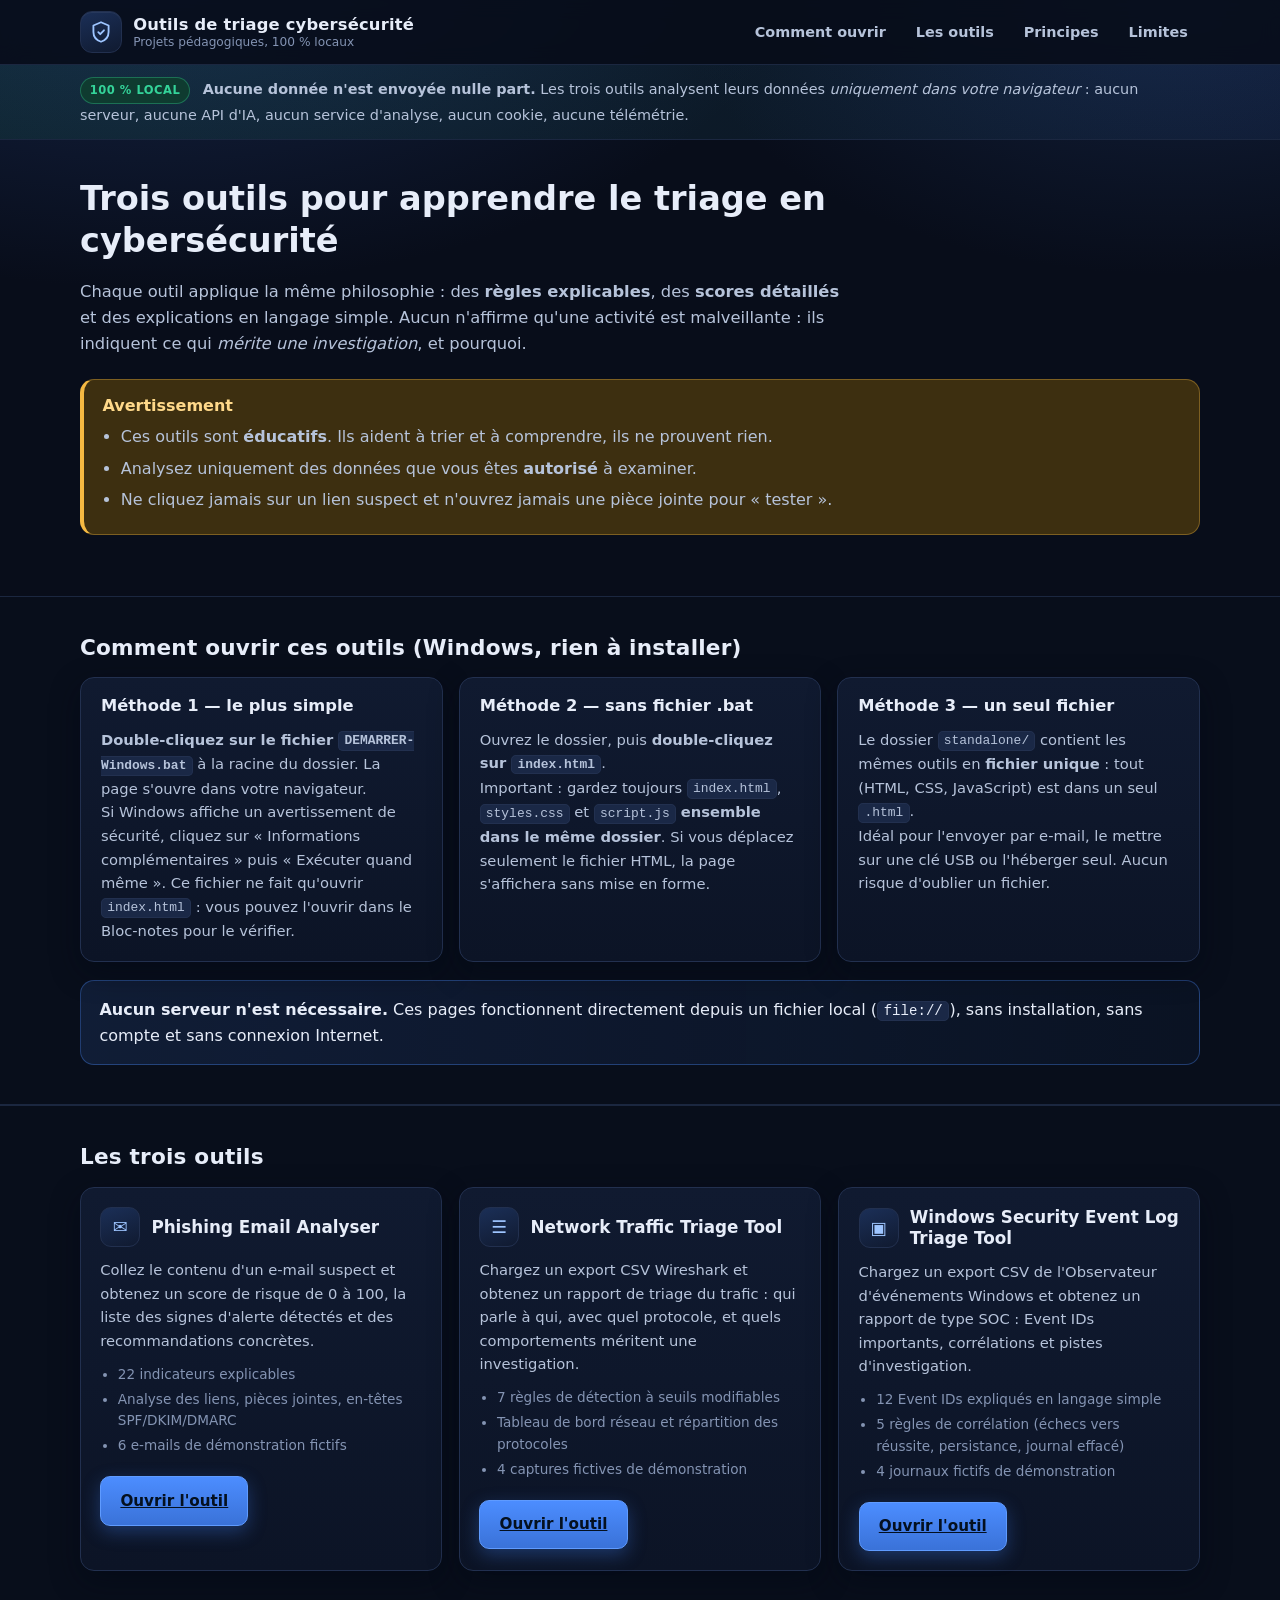
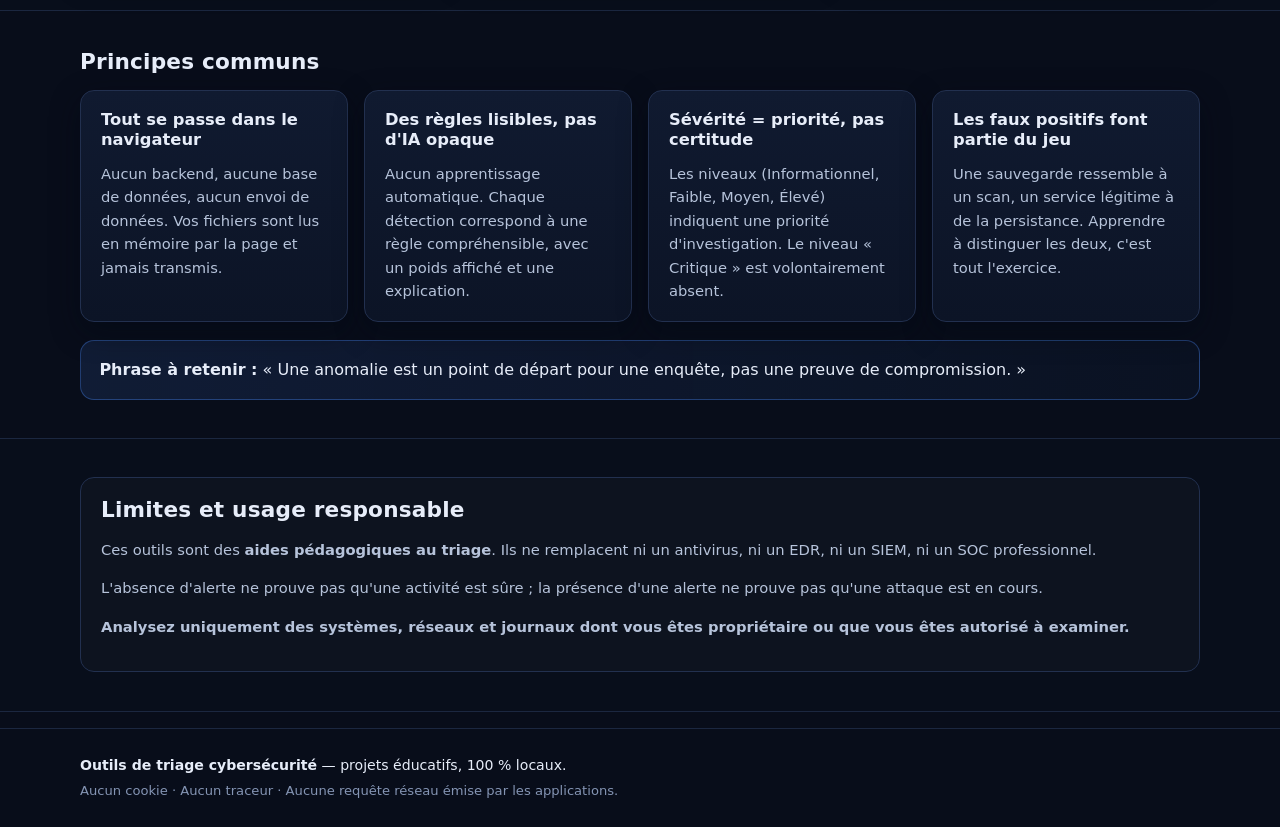
<file: standalone/index.html>
<!DOCTYPE html>
<html lang="fr">
<head>
<meta charset="UTF-8">
<meta name="viewport" content="width=device-width, initial-scale=1.0">
<!-- Version autonome : un seul fichier, aucune dependance -->
<title>Outils de cybersécurité pédagogiques — Triage local</title>
<meta name="description" content="Trois outils éducatifs de cybersécurité fonctionnant 100% localement dans le navigateur : analyse de phishing, triage de trafic réseau, triage de journaux Windows.">
<style>
/* ============================================================
   Phishing Email Analyser — feuille de style
   Thème sombre « cybersécurité professionnel ».
   Aucune ressource externe (police, image, CDN) : tout est local.
   ============================================================ */

:root{
  --bg:#080d1a;
  --bg-soft:#0c1426;
  --surface:#101a30;
  --surface-2:#14203a;
  --surface-3:#1a2846;
  --border:#22304f;
  --border-soft:#1b2740;
  --text:#e7edf9;
  --text-dim:#b6c3da;
  --muted:#8494b3;
  --accent:#4c8dff;
  --accent-soft:#1d3566;
  --ok:#34d399;
  --ok-soft:#0f3b30;
  --low:#38bdf8;
  --warn:#f5b942;
  --warn-soft:#3d2f10;
  --danger:#ff5d6c;
  --danger-soft:#3d1620;
  --radius:14px;
  --radius-sm:9px;
  --shadow:0 10px 30px rgba(2,8,20,.45);
  --mono:ui-monospace,SFMono-Regular,Menlo,Consolas,"Liberation Mono",monospace;
  --sans:system-ui,-apple-system,"Segoe UI",Roboto,Helvetica,Arial,sans-serif;
}

*,*::before,*::after{box-sizing:border-box}

html{scroll-behavior:smooth}

body{
  margin:0;
  font-family:var(--sans);
  font-size:16px;
  line-height:1.6;
  color:var(--text);
  background:
    radial-gradient(1100px 600px at 12% -8%, #16264a 0%, transparent 60%),
    radial-gradient(900px 500px at 92% 0%, #12203c 0%, transparent 55%),
    var(--bg);
  background-attachment:fixed;
  -webkit-font-smoothing:antialiased;
}

h1,h2,h3{line-height:1.25;margin:0 0 .5em}
p{margin:0 0 1em}
a{color:var(--accent)}

code{
  font-family:var(--mono);
  font-size:.88em;
  background:var(--surface-3);
  border:1px solid var(--border);
  border-radius:5px;
  padding:.1em .4em;
}

.wrap{width:min(1120px,92vw);margin-inline:auto}

.visually-hidden{
  position:absolute!important;width:1px;height:1px;padding:0;margin:-1px;
  overflow:hidden;clip:rect(0 0 0 0);white-space:nowrap;border:0;
}

.skip-link{
  position:absolute;left:-999px;top:0;z-index:100;
  background:var(--accent);color:#04101f;padding:.7em 1.1em;
  border-radius:0 0 var(--radius-sm) 0;font-weight:700;text-decoration:none;
}
.skip-link:focus{left:0}

/* ---------- Focus visible (accessibilité clavier) ---------- */
:focus-visible{
  outline:3px solid #8ab6ff;
  outline-offset:2px;
  border-radius:6px;
}

/* ============================ EN-TÊTE ============================ */
.site-header{
  position:sticky;top:0;z-index:50;
  background:rgba(8,13,26,.86);
  backdrop-filter:blur(10px);
  border-bottom:1px solid var(--border-soft);
}
.header-inner{
  display:flex;align-items:center;justify-content:space-between;
  gap:1rem;padding:.7rem 0;flex-wrap:wrap;
}
.brand{display:flex;align-items:center;gap:.7rem}
.brand-mark{
  display:grid;place-items:center;
  width:42px;height:42px;border-radius:12px;
  color:#9ec5ff;
  background:linear-gradient(160deg,#1b2f57,#101a30);
  border:1px solid var(--border);
  box-shadow:inset 0 1px 0 rgba(255,255,255,.06);
}
.brand-text{display:flex;flex-direction:column;line-height:1.2}
.brand-text strong{font-size:1.02rem;letter-spacing:.2px}
.brand-text small{color:var(--muted);font-size:.76rem}

.site-nav{display:flex;gap:.35rem;flex-wrap:wrap}
.site-nav a{
  color:var(--text-dim);text-decoration:none;font-size:.9rem;font-weight:600;
  padding:.45rem .7rem;border-radius:8px;border:1px solid transparent;
}
.site-nav a:hover{color:#fff;background:var(--surface-2);border-color:var(--border)}

/* ==================== BANDEAU CONFIDENTIALITÉ ==================== */
.privacy-banner{
  background:linear-gradient(90deg,rgba(52,211,153,.09),rgba(76,141,255,.07));
  border-bottom:1px solid var(--border-soft);
}
.privacy-banner p{
  margin:0;padding:.75rem 0;font-size:.9rem;color:var(--text-dim);
}
.pill{
  display:inline-block;font-size:.72rem;font-weight:800;letter-spacing:.5px;
  text-transform:uppercase;padding:.18rem .55rem;border-radius:999px;
  margin-right:.5rem;vertical-align:middle;
}
.pill-ok{background:var(--ok-soft);color:var(--ok);border:1px solid rgba(52,211,153,.35)}

/* ============================ SECTIONS ============================ */
.section{padding:2.4rem 0}
.section-alt{background:rgba(9,15,29,.55);border-block:1px solid var(--border-soft)}
.section-title{font-size:1.35rem;margin-bottom:.9rem;letter-spacing:.2px}
.hero{max-width:760px;margin-bottom:1.4rem}
.hero h1{font-size:clamp(1.5rem,3.4vw,2.1rem)}
.lead{color:var(--text-dim);font-size:1.02rem}
.muted{color:var(--muted)}
.empty-note{color:var(--muted);font-style:italic}

/* ===================== ENCADRÉS / CARTES ===================== */
.warn-box{
  background:var(--warn-soft);
  border:1px solid rgba(245,185,66,.35);
  border-left:4px solid var(--warn);
  border-radius:var(--radius);
  padding:1rem 1.15rem;margin-bottom:1.4rem;
}
.warn-title{font-size:1rem;margin:0 0 .5rem;color:#ffd98a}
.warn-box ul{margin:0;padding-left:1.15rem;color:var(--text-dim)}
.warn-box li{margin-bottom:.35rem}

.panel{
  background:linear-gradient(180deg,var(--surface),var(--bg-soft));
  border:1px solid var(--border);
  border-radius:var(--radius);
  box-shadow:var(--shadow);
  padding:1.25rem;
}

.card{
  background:linear-gradient(180deg,var(--surface),var(--bg-soft));
  border:1px solid var(--border);
  border-radius:var(--radius);
  padding:1.15rem 1.25rem;
  box-shadow:var(--shadow);
}
.card + .card{margin-top:1.1rem}
.card-title{
  display:flex;align-items:center;gap:.55rem;
  font-size:1.02rem;margin:0 0 .7rem;
}
.title-ico{
  display:grid;place-items:center;width:24px;height:24px;flex:0 0 24px;
  border-radius:7px;background:var(--surface-3);border:1px solid var(--border);
  font-size:.8rem;color:#9ec5ff;
}

/* ===================== FORMULAIRE ===================== */
.field{margin-bottom:1rem}
.field label{display:block;font-weight:700;margin-bottom:.35rem}
.hint{color:var(--muted);font-size:.86rem;margin:0 0 .6rem}
textarea{
  width:100%;min-height:230px;resize:vertical;
  font-family:var(--mono);font-size:.88rem;line-height:1.55;
  color:var(--text);background:#0a1226;
  border:1px solid var(--border);border-radius:var(--radius-sm);
  padding:.85rem 1rem;
}
textarea::placeholder{color:#5c6d8e}
.textarea-meta{
  display:flex;justify-content:space-between;align-items:center;
  margin-top:.4rem;font-size:.82rem;color:var(--muted);
}
.link-btn{
  background:none;border:0;color:var(--accent);cursor:pointer;
  font:inherit;font-size:.85rem;font-weight:600;padding:.2rem .35rem;border-radius:6px;
}
.link-btn:hover{background:var(--surface-2);text-decoration:underline}

.advanced{
  border:1px solid var(--border-soft);border-radius:var(--radius-sm);
  background:rgba(255,255,255,.02);margin-bottom:1rem;
}
.advanced summary{
  cursor:pointer;padding:.7rem .9rem;font-weight:600;color:var(--text-dim);
  list-style:none;
}
.advanced summary::-webkit-details-marker{display:none}
.advanced summary::before{content:"▸ ";color:var(--accent)}
.advanced[open] summary::before{content:"▾ "}
.advanced-body{padding:0 .9rem .9rem;display:grid;gap:.5rem}
.check{display:flex;align-items:flex-start;gap:.6rem;font-size:.9rem;color:var(--text-dim);cursor:pointer}
.check input{margin-top:.25rem;accent-color:var(--accent);width:17px;height:17px;flex:0 0 auto}

.actions{display:flex;gap:.7rem;flex-wrap:wrap;align-items:center}
.btn{
  display:inline-flex;align-items:center;gap:.5rem;
  font:inherit;font-weight:700;font-size:.95rem;
  padding:.72rem 1.2rem;border-radius:10px;cursor:pointer;
  border:1px solid var(--border);background:var(--surface-2);color:var(--text);
  transition:transform .08s ease, background .15s ease, border-color .15s ease;
}
.btn:hover{background:var(--surface-3);border-color:#31436b}
.btn:active{transform:translateY(1px)}
.btn-primary{
  background:linear-gradient(180deg,#4c8dff,#3a72d8);
  border-color:#5f9bff;color:#04101f;
  box-shadow:0 6px 18px rgba(60,120,230,.35);
}
.btn-primary:hover{background:linear-gradient(180deg,#5d99ff,#4480e6)}
.btn-ghost{background:transparent}
.btn-icon{display:grid;place-items:center}

.form-error{
  margin:.8rem 0 0;padding:.6rem .8rem;border-radius:8px;
  background:var(--danger-soft);border:1px solid rgba(255,93,108,.4);
  color:#ffb3ba;font-size:.9rem;
}


/* ===================== RÉSULTATS : SCORE ===================== */
#results{scroll-margin-top:80px}
.score-grid{display:grid;grid-template-columns:minmax(280px,1fr) minmax(280px,1fr);gap:1.1rem}
@media (max-width:760px){.score-grid{grid-template-columns:1fr}}

.score-card{display:flex;flex-direction:column;align-items:center;text-align:center}
.gauge-wrap{position:relative;width:min(260px,70%);margin-top:.4rem}
.gauge{width:100%;height:auto;display:block}
.gauge-track{fill:none;stroke:var(--surface-3);stroke-width:14;stroke-linecap:round}
.gauge-fill{
  fill:none;stroke:var(--ok);stroke-width:14;stroke-linecap:round;
  stroke-dasharray:252;stroke-dashoffset:252;
  transition:stroke-dashoffset .7s cubic-bezier(.4,0,.2,1), stroke .4s ease;
}
.gauge-center{
  position:absolute;left:50%;bottom:2%;transform:translateX(-50%);
  display:flex;align-items:baseline;gap:.3rem;
}
.gauge-value{font-size:2.7rem;font-weight:800;letter-spacing:-1px;line-height:1}
.gauge-max{color:var(--muted);font-size:.95rem}
.score-caption{margin:.5rem 0 .2rem;color:var(--muted);font-size:.85rem;text-transform:uppercase;letter-spacing:1px}

.classif{
  display:inline-flex;align-items:center;gap:.5rem;
  padding:.45rem .95rem;border-radius:999px;font-weight:800;font-size:.95rem;
  border:1px solid var(--border);background:var(--surface-2);margin:.5rem 0 .3rem;
}
.classif-dot{width:11px;height:11px;border-radius:50%;background:var(--muted);flex:0 0 11px}
.classif.is-low{background:var(--ok-soft);border-color:rgba(52,211,153,.4);color:#8ef0cd}
.classif.is-low .classif-dot{background:var(--ok)}
.classif.is-suspect{background:var(--warn-soft);border-color:rgba(245,185,66,.4);color:#ffd98a}
.classif.is-suspect .classif-dot{background:var(--warn)}
.classif.is-high{background:var(--danger-soft);border-color:rgba(255,93,108,.45);color:#ffb3ba}
.classif.is-high .classif-dot{background:var(--danger)}
.score-note{color:var(--muted);font-size:.88rem;margin:.3rem 0 0}

/* ===================== STATS ===================== */
.stat-list{list-style:none;margin:0;padding:0}
.stat-list li{
  display:flex;justify-content:space-between;gap:1rem;
  padding:.5rem 0;border-bottom:1px dashed var(--border-soft);
}
.stat-list li:last-child{border-bottom:0}
.stat-label{color:var(--text-dim);font-size:.92rem}
.stat-val{font-weight:800;font-variant-numeric:tabular-nums}

/* ===================== RECOMMANDATIONS ===================== */
.rec-card{border-color:rgba(76,141,255,.35)}
.rec-list{margin:0;padding-left:1.2rem}
.rec-list li{margin-bottom:.45rem;color:var(--text-dim)}

/* ===================== INDICATEURS ===================== */
.indicators{display:grid;gap:.8rem;margin-top:.8rem}
.indicator{
  border:1px solid var(--border);border-left-width:5px;
  border-radius:var(--radius-sm);
  background:var(--surface-2);
  padding:.85rem 1rem;
}
.indicator.sev-high{border-left-color:var(--danger);background:linear-gradient(90deg,rgba(255,93,108,.10),var(--surface-2) 40%)}
.indicator.sev-medium{border-left-color:var(--warn);background:linear-gradient(90deg,rgba(245,185,66,.09),var(--surface-2) 40%)}
.indicator.sev-low{border-left-color:var(--low);background:linear-gradient(90deg,rgba(56,189,248,.08),var(--surface-2) 40%)}
.indicator.sev-info{border-left-color:var(--muted)}
.ind-head{display:flex;align-items:center;gap:.6rem;flex-wrap:wrap;margin-bottom:.35rem}
.ind-title{font-weight:800;font-size:.98rem}
.ind-weight{
  margin-left:auto;font-family:var(--mono);font-size:.8rem;font-weight:700;
  background:var(--surface-3);border:1px solid var(--border);
  padding:.12rem .5rem;border-radius:999px;color:#9ec5ff;
}
.sev-tag{
  font-size:.68rem;font-weight:800;text-transform:uppercase;letter-spacing:.6px;
  padding:.15rem .5rem;border-radius:999px;border:1px solid var(--border);
}
.sev-tag.high{background:var(--danger-soft);color:#ffb3ba;border-color:rgba(255,93,108,.4)}
.sev-tag.medium{background:var(--warn-soft);color:#ffd98a;border-color:rgba(245,185,66,.4)}
.sev-tag.low{background:rgba(56,189,248,.12);color:#a5e4ff;border-color:rgba(56,189,248,.4)}
.sev-tag.info{background:var(--surface-3);color:var(--muted)}
.ind-block{margin:.45rem 0 0}
.ind-block h4{
  margin:0 0 .2rem;font-size:.78rem;text-transform:uppercase;
  letter-spacing:.7px;color:var(--muted);font-weight:800;
}
.ind-block p{margin:0;color:var(--text-dim);font-size:.9rem}
.evidence{
  list-style:none;margin:.25rem 0 0;padding:0;
  font-family:var(--mono);font-size:.82rem;
}
.evidence li{
  background:#0a1226;border:1px solid var(--border-soft);border-radius:6px;
  padding:.32rem .55rem;margin-bottom:.3rem;color:#cfe0ff;
  overflow-wrap:anywhere;
}


/* ===================== TABLEAUX ===================== */
.table-scroll{overflow-x:auto;border:1px solid var(--border-soft);border-radius:var(--radius-sm);margin-top:.6rem}
.data-table{width:100%;border-collapse:collapse;font-size:.88rem;min-width:520px}
.data-table th,.data-table td{
  text-align:left;padding:.6rem .75rem;border-bottom:1px solid var(--border-soft);
  vertical-align:top;
}
.data-table thead th{
  background:var(--surface-3);color:var(--text-dim);
  font-size:.76rem;text-transform:uppercase;letter-spacing:.6px;
  position:sticky;top:0;
}
.data-table tbody tr:last-child td{border-bottom:0}
.data-table td.url{font-family:var(--mono);font-size:.82rem;overflow-wrap:anywhere;max-width:420px}
.data-table tr.row-bad{background:rgba(255,93,108,.07)}
.data-table tr.row-warn{background:rgba(245,185,66,.07)}
.tag{
  display:inline-block;font-size:.7rem;font-weight:800;letter-spacing:.4px;
  padding:.12rem .45rem;border-radius:999px;border:1px solid var(--border);
  background:var(--surface-3);color:var(--text-dim);white-space:nowrap;
}
.tag.bad{background:var(--danger-soft);color:#ffb3ba;border-color:rgba(255,93,108,.4)}
.tag.warn{background:var(--warn-soft);color:#ffd98a;border-color:rgba(245,185,66,.4)}
.tag.ok{background:var(--ok-soft);color:#8ef0cd;border-color:rgba(52,211,153,.35)}

/* ===================== EXEMPLES ===================== */
.sample-grid{display:grid;grid-template-columns:repeat(auto-fit,minmax(255px,1fr));gap:.9rem;margin-top:1rem}
.sample-card{
  display:flex;flex-direction:column;gap:.5rem;
  background:linear-gradient(180deg,var(--surface),var(--bg-soft));
  border:1px solid var(--border);border-radius:var(--radius);padding:1rem;
  box-shadow:var(--shadow);
}
.sample-card h3{margin:0;font-size:.98rem}
.sample-card p{margin:0;color:var(--muted);font-size:.86rem;flex:1}
.sample-card .btn{align-self:flex-start;font-size:.85rem;padding:.5rem .9rem}
.demo-badge{
  align-self:flex-start;font-size:.68rem;font-weight:800;letter-spacing:.6px;
  text-transform:uppercase;background:var(--accent-soft);color:#a9c8ff;
  border:1px solid rgba(76,141,255,.4);border-radius:999px;padding:.15rem .5rem;
}

/* ===================== MÉTHODE / DIVERS ===================== */
.method-grid{display:grid;grid-template-columns:repeat(auto-fit,minmax(250px,1fr));gap:1rem}
.method-grid .card + .card{margin-top:0}
.method-grid p{margin:0;color:var(--text-dim);font-size:.92rem}
.callout{
  margin-top:1.1rem;padding:1rem 1.15rem;border-radius:var(--radius);
  background:linear-gradient(90deg,rgba(76,141,255,.12),rgba(76,141,255,.04));
  border:1px solid rgba(76,141,255,.35);
}
.callout p{margin:0}

.disclaimer{
  border:1px solid var(--border);border-radius:var(--radius);
  padding:1.15rem 1.25rem;background:rgba(255,255,255,.02);
}
.disclaimer p{color:var(--text-dim);font-size:.92rem}

.site-footer{border-top:1px solid var(--border-soft);padding:1.4rem 0;margin-top:1rem}
.footer-inner p{margin:.2rem 0;font-size:.88rem}
.footer-inner .muted{font-size:.82rem}

/* ===================== RESPONSIVE ===================== */
@media (max-width:640px){
  .section{padding:1.7rem 0}
  .header-inner{padding:.6rem 0}
  .site-nav a{padding:.4rem .55rem;font-size:.85rem}
  .panel,.card{padding:1rem}
  .btn{width:100%;justify-content:center}
  .actions{flex-direction:column;align-items:stretch}
  .sample-card .btn{width:100%}
  .gauge-value{font-size:2.2rem}
}

@media print{
  body{background:#fff;color:#000}
  .site-header,.site-nav,.actions,.advanced,.sample-grid,.skip-link{display:none}
}

@media (prefers-reduced-motion:reduce){
  *{animation:none!important;transition:none!important}
  html{scroll-behavior:auto}
}


/* ============================================================
   AJOUTS SPECIFIQUES A LA PAGE D'ACCUEIL
   ============================================================ */

.tools-grid{display:grid;grid-template-columns:repeat(auto-fit,minmax(290px,1fr));gap:1.1rem;margin-top:1rem}
.tool-card{
  display:flex;flex-direction:column;gap:.7rem;
  background:linear-gradient(180deg,var(--surface),var(--bg-soft));
  border:1px solid var(--border);border-radius:var(--radius);
  padding:1.2rem;box-shadow:var(--shadow);
}
.tool-card:hover{border-color:#31436b}
.tool-head{display:flex;align-items:center;gap:.7rem}
.tool-head h3{margin:0;font-size:1.05rem}
.tool-ico{
  display:grid;place-items:center;width:40px;height:40px;flex:0 0 40px;
  border-radius:11px;font-size:1.1rem;color:#9ec5ff;
  background:linear-gradient(160deg,#1b2f57,#101a30);border:1px solid var(--border);
}
.tool-card p{margin:0;color:var(--text-dim);font-size:.92rem}
.tool-meta{margin:0;padding-left:1.1rem;color:var(--muted);font-size:.85rem}
.tool-meta li{margin-bottom:.2rem}
.tool-card .btn{align-self:flex-start;margin-top:.3rem}
@media (max-width:640px){.tool-card .btn{width:100%;justify-content:center}}

</style>
</head>
<body>

<a class="skip-link" href="#main">Aller au contenu principal</a>

<header class="site-header">
  <div class="wrap header-inner">
    <div class="brand">
      <span class="brand-mark" aria-hidden="true">
        <svg viewBox="0 0 24 24" width="26" height="26" fill="none" stroke="currentColor" stroke-width="1.7" stroke-linecap="round" stroke-linejoin="round">
          <path d="M12 3l7 3v6c0 4.2-2.9 7.6-7 9-4.1-1.4-7-4.8-7-9V6l7-3z"/>
          <path d="M9.5 12.2l1.8 1.8 3.4-3.6"/>
        </svg>
      </span>
      <span class="brand-text">
        <strong>Outils de triage cybersécurité</strong>
        <small>Projets pédagogiques, 100 % locaux</small>
      </span>
    </div>
    <nav class="site-nav" aria-label="Navigation principale">
      <a href="#ouvrir">Comment ouvrir</a>
      <a href="#outils">Les outils</a>
      <a href="#principes">Principes</a>
      <a href="#limites">Limites</a>
    </nav>
  </div>
</header>

<main id="main">

  <section class="privacy-banner" aria-label="Avis de confidentialité">
    <div class="wrap">
      <p>
        <span class="pill pill-ok">100 % local</span>
        <strong>Aucune donnée n'est envoyée nulle part.</strong>
        Les trois outils analysent leurs données <em>uniquement dans votre navigateur</em> :
        aucun serveur, aucune API d'IA, aucun service d'analyse, aucun cookie, aucune télémétrie.
      </p>
    </div>
  </section>

  <section class="section">
    <div class="wrap">
      <div class="hero">
        <h1>Trois outils pour apprendre le triage en cybersécurité</h1>
        <p class="lead">
          Chaque outil applique la même philosophie : des <strong>règles explicables</strong>,
          des <strong>scores détaillés</strong> et des explications en langage simple.
          Aucun n'affirme qu'une activité est malveillante : ils indiquent ce qui
          <em>mérite une investigation</em>, et pourquoi.
        </p>
      </div>

      <div class="warn-box" role="note">
        <h2 class="warn-title">Avertissement</h2>
        <ul>
          <li>Ces outils sont <strong>éducatifs</strong>. Ils aident à trier et à comprendre, ils ne prouvent rien.</li>
          <li>Analysez uniquement des données que vous êtes <strong>autorisé</strong> à examiner.</li>
          <li>Ne cliquez jamais sur un lien suspect et n'ouvrez jamais une pièce jointe pour « tester ».</li>
        </ul>
      </div>
    </div>
  </section>

  <section class="section section-alt" id="ouvrir">
    <div class="wrap">
      <h2 class="section-title">Comment ouvrir ces outils (Windows, rien à installer)</h2>
      <div class="method-grid">
        <div class="card">
          <h3 class="card-title">Méthode 1 — le plus simple</h3>
          <p><strong>Double-cliquez sur le fichier <code>DEMARRER-Windows.bat</code></strong> à la racine du dossier.
          La page s'ouvre dans votre navigateur.</p>
          <p class="muted">Si Windows affiche un avertissement de sécurité, cliquez sur « Informations complémentaires »
          puis « Exécuter quand même ». Ce fichier ne fait qu'ouvrir <code>index.html</code> : vous pouvez
          l'ouvrir dans le Bloc-notes pour le vérifier.</p>
        </div>
        <div class="card">
          <h3 class="card-title">Méthode 2 — sans fichier .bat</h3>
          <p>Ouvrez le dossier, puis <strong>double-cliquez sur <code>index.html</code></strong>.</p>
          <p class="muted">Important : gardez toujours <code>index.html</code>, <code>styles.css</code> et <code>script.js</code>
          <strong>ensemble dans le même dossier</strong>. Si vous déplacez seulement le fichier HTML, la page
          s'affichera sans mise en forme.</p>
        </div>
        <div class="card">
          <h3 class="card-title">Méthode 3 — un seul fichier</h3>
          <p>Le dossier <code>standalone/</code> contient les mêmes outils en <strong>fichier unique</strong> :
          tout (HTML, CSS, JavaScript) est dans un seul <code>.html</code>.</p>
          <p class="muted">Idéal pour l'envoyer par e-mail, le mettre sur une clé USB ou l'héberger seul.
          Aucun risque d'oublier un fichier.</p>
        </div>
      </div>

      <div class="callout">
        <p><strong>Aucun serveur n'est nécessaire.</strong> Ces pages fonctionnent directement depuis un fichier local
        (<code>file://</code>), sans installation, sans compte et sans connexion Internet.</p>
      </div>
    </div>
  </section>

  <section id="outils" class="section section-alt">

    <div class="wrap">
      <h2 class="section-title">Les trois outils</h2>
      <div class="tools-grid">

        <article class="tool-card">
          <div class="tool-head">
            <span class="tool-ico" aria-hidden="true">&#9993;</span>
            <h3>Phishing Email Analyser</h3>
          </div>
          <p>Collez le contenu d'un e-mail suspect et obtenez un score de risque de 0 à 100,
          la liste des signes d'alerte détectés et des recommandations concrètes.</p>
          <ul class="tool-meta">
            <li>22 indicateurs explicables</li>
            <li>Analyse des liens, pièces jointes, en-têtes SPF/DKIM/DMARC</li>
            <li>6 e-mails de démonstration fictifs</li>
          </ul>
          <a class="btn btn-primary" href="Phishing-Email-Analyser.html">Ouvrir l'outil</a>
        </article>

        <article class="tool-card">
          <div class="tool-head">
            <span class="tool-ico" aria-hidden="true">&#9776;</span>
            <h3>Network Traffic Triage Tool</h3>
          </div>
          <p>Chargez un export CSV Wireshark et obtenez un rapport de triage du trafic :
          qui parle à qui, avec quel protocole, et quels comportements méritent une investigation.</p>
          <ul class="tool-meta">
            <li>7 règles de détection à seuils modifiables</li>
            <li>Tableau de bord réseau et répartition des protocoles</li>
            <li>4 captures fictives de démonstration</li>
          </ul>
          <a class="btn btn-primary" href="Network-Traffic-Triage-Tool.html">Ouvrir l'outil</a>
        </article>

        <article class="tool-card">
          <div class="tool-head">
            <span class="tool-ico" aria-hidden="true">&#9635;</span>
            <h3>Windows Security Event Log Triage Tool</h3>
          </div>
          <p>Chargez un export CSV de l'Observateur d'événements Windows et obtenez un rapport
          de type SOC : Event IDs importants, corrélations et pistes d'investigation.</p>
          <ul class="tool-meta">
            <li>12 Event IDs expliqués en langage simple</li>
            <li>5 règles de corrélation (échecs vers réussite, persistance, journal effacé)</li>
            <li>4 journaux fictifs de démonstration</li>
          </ul>
          <a class="btn btn-primary" href="Windows-Event-Log-Triage-Tool.html">Ouvrir l'outil</a>
        </article>

      </div>
    </div>
  </section>

  <section id="principes" class="section">
    <div class="wrap">
      <h2 class="section-title">Principes communs</h2>
      <div class="method-grid">
        <div class="card">
          <h3 class="card-title">Tout se passe dans le navigateur</h3>
          <p>Aucun backend, aucune base de données, aucun envoi de données. Vos fichiers
          sont lus en mémoire par la page et jamais transmis.</p>
        </div>
        <div class="card">
          <h3 class="card-title">Des règles lisibles, pas d'IA opaque</h3>
          <p>Aucun apprentissage automatique. Chaque détection correspond à une règle
          compréhensible, avec un poids affiché et une explication.</p>
        </div>
        <div class="card">
          <h3 class="card-title">Sévérité = priorité, pas certitude</h3>
          <p>Les niveaux (Informationnel, Faible, Moyen, Élevé) indiquent une priorité
          d'investigation. Le niveau « Critique » est volontairement absent.</p>
        </div>
        <div class="card">
          <h3 class="card-title">Les faux positifs font partie du jeu</h3>
          <p>Une sauvegarde ressemble à un scan, un service légitime à de la persistance.
          Apprendre à distinguer les deux, c'est tout l'exercice.</p>
        </div>
      </div>

      <div class="callout">
        <p><strong>Phrase à retenir :</strong> « Une anomalie est un point de départ pour une enquête, pas une preuve de compromission. »</p>
      </div>
    </div>
  </section>

  <section id="limites" class="section section-alt">
    <div class="wrap">
      <div class="disclaimer">
        <h2 class="section-title">Limites et usage responsable</h2>
        <p>Ces outils sont des <strong>aides pédagogiques au triage</strong>. Ils ne remplacent ni un
        antivirus, ni un EDR, ni un SIEM, ni un SOC professionnel.</p>
        <p>L'absence d'alerte ne prouve pas qu'une activité est sûre ; la présence d'une alerte
        ne prouve pas qu'une attaque est en cours.</p>
        <p><strong>Analysez uniquement des systèmes, réseaux et journaux dont vous êtes propriétaire
        ou que vous êtes autorisé à examiner.</strong></p>
      </div>
    </div>
  </section>

</main>

<footer class="site-footer">
  <div class="wrap footer-inner">
    <p><strong>Outils de triage cybersécurité</strong> — projets éducatifs, 100 % locaux.</p>
    <p class="muted">Aucun cookie · Aucun traceur · Aucune requête réseau émise par les applications.</p>
  </div>
</footer>

</body>
</html>
</file>
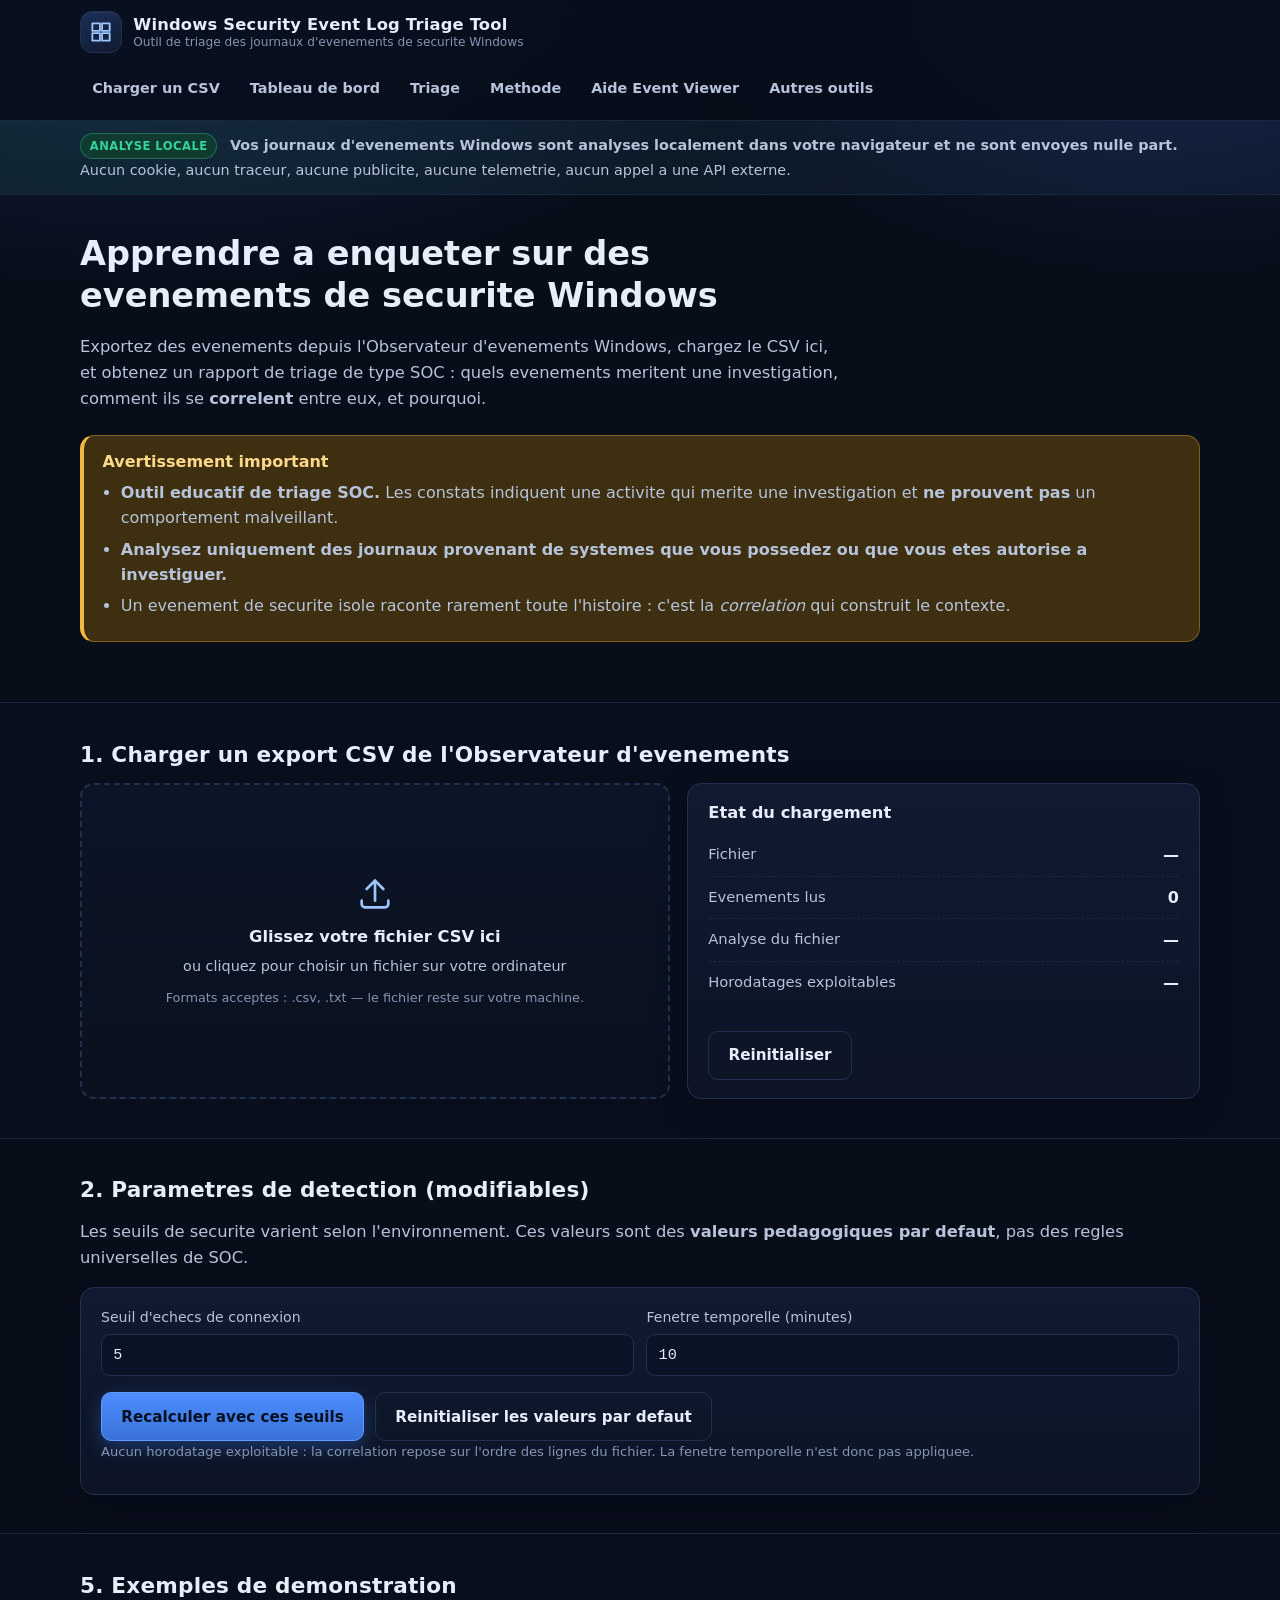
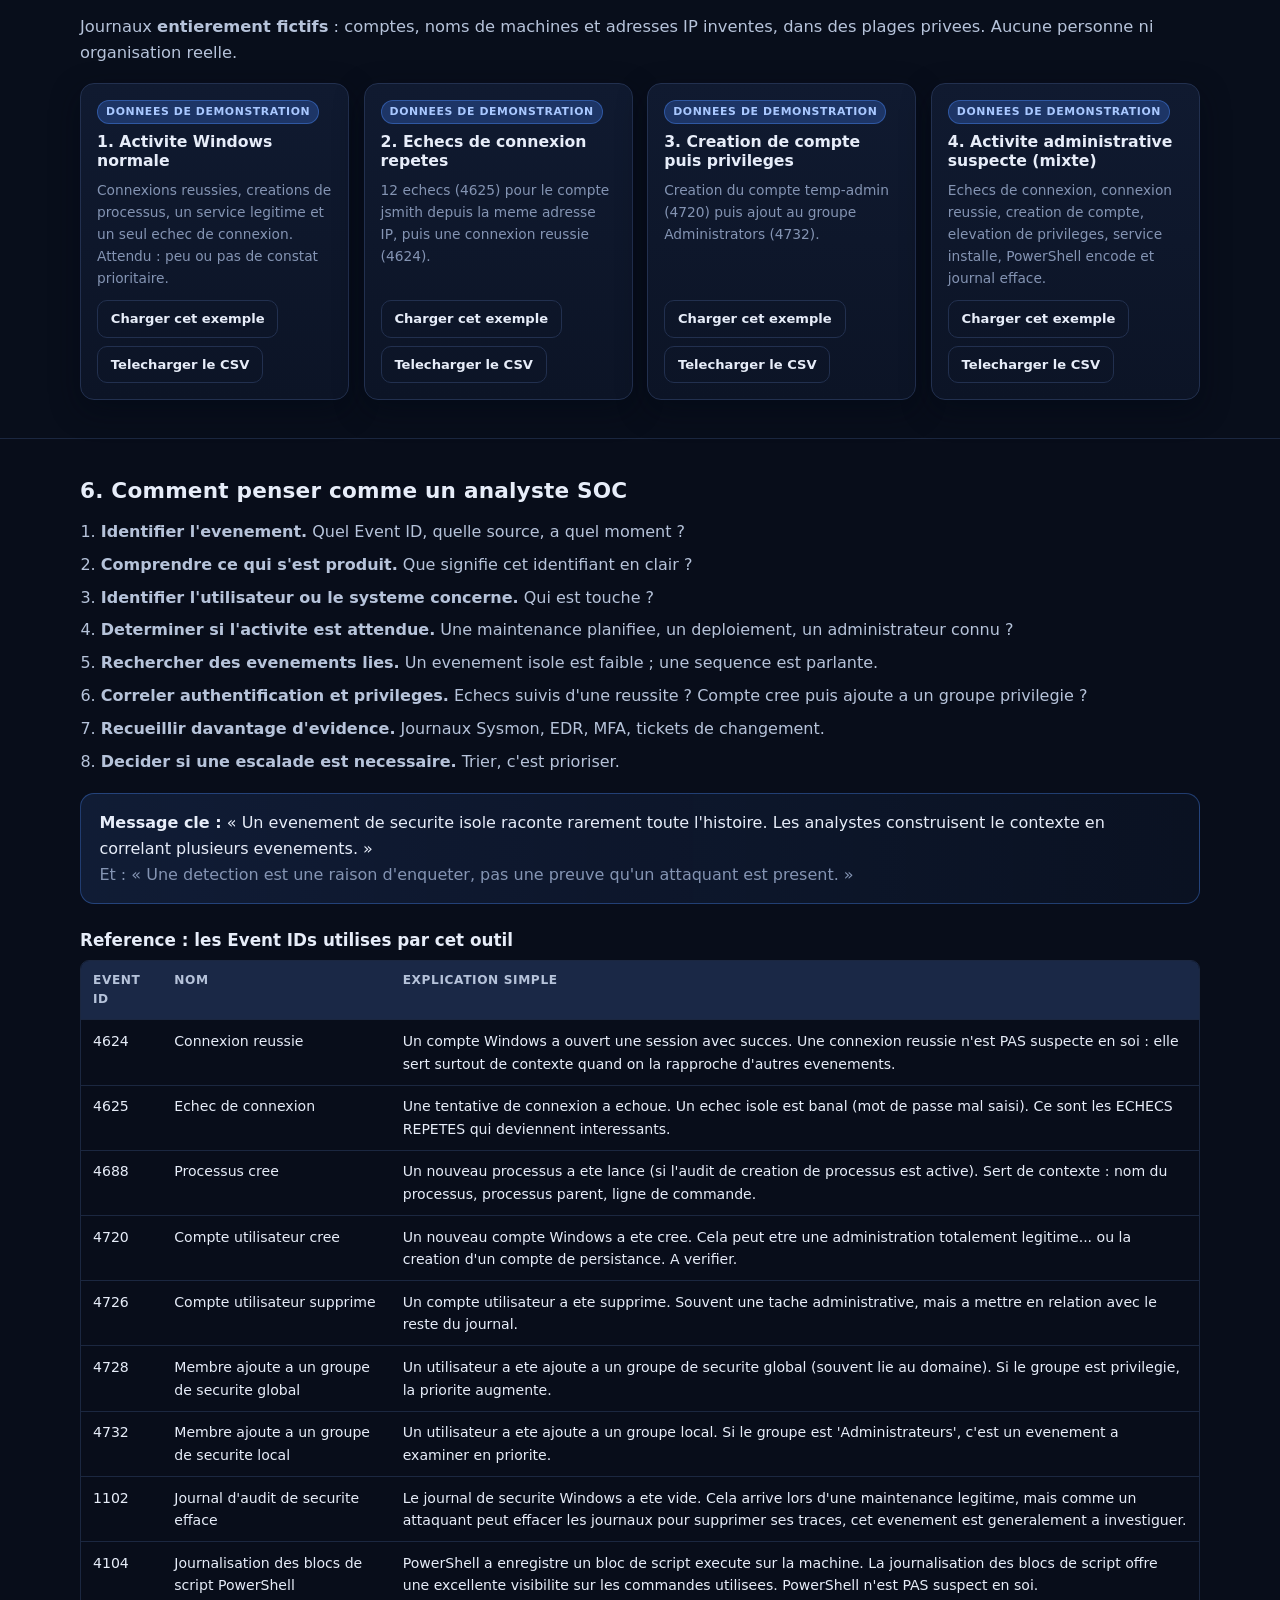
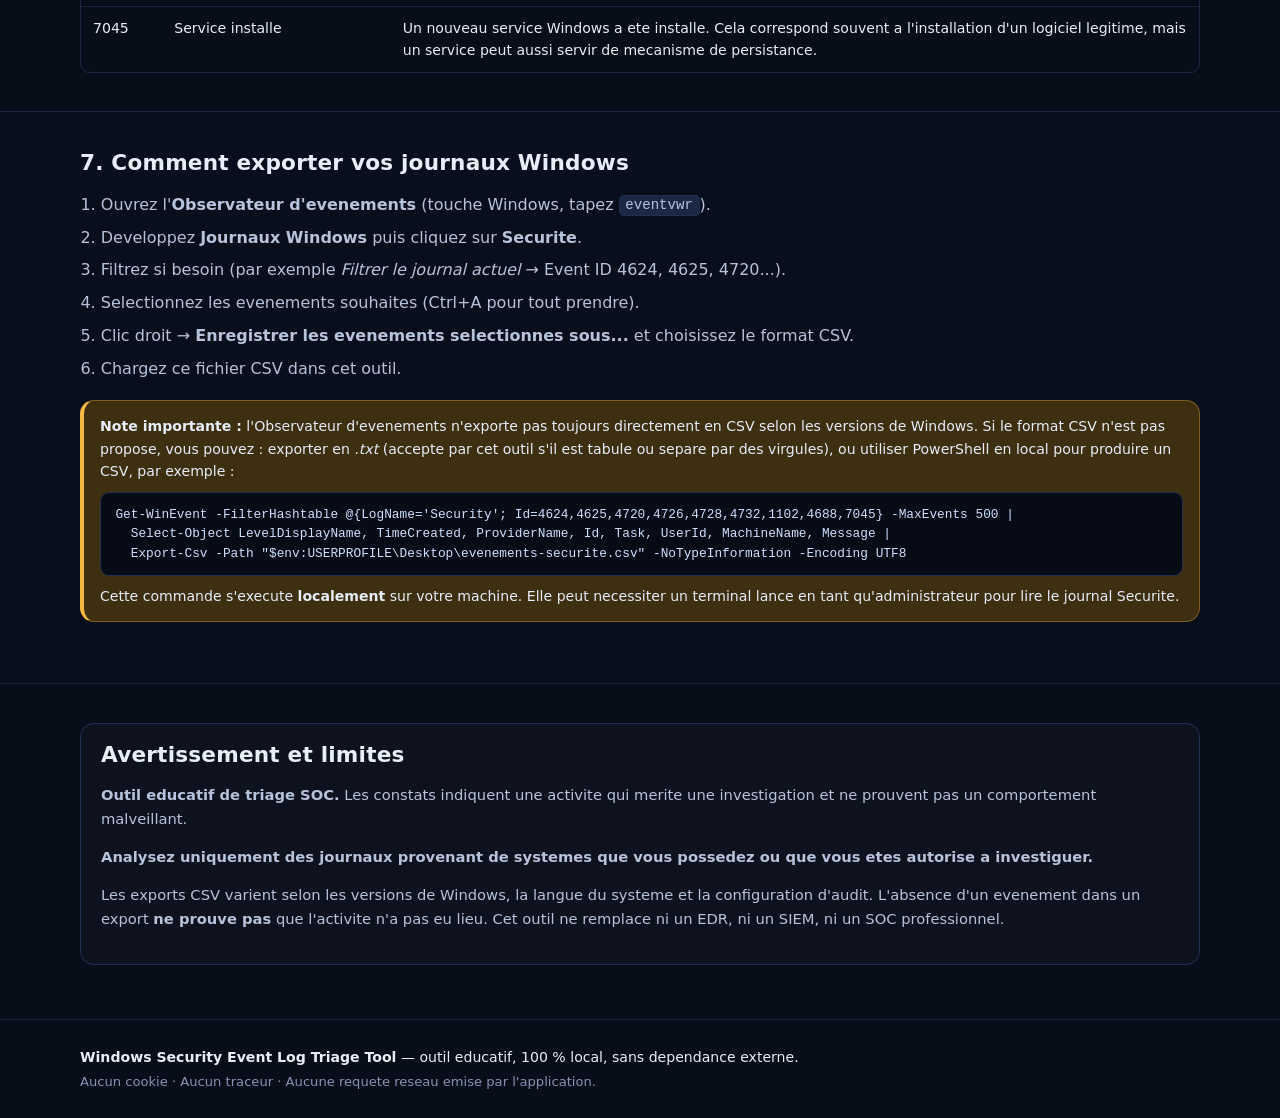
<file: windows-event-log-triage-tool/index.html>
<!DOCTYPE html>
<html lang="fr">
<head>
<meta charset="UTF-8">
<meta name="viewport" content="width=device-width, initial-scale=1.0">
<title>Windows Security Event Log Triage Tool — Triage de journaux Windows</title>
<meta name="description" content="Outil educatif de triage des journaux de securite Windows. Analyse locale d'un export CSV de l'Observateur d'evenements, dans le navigateur.">
<link rel="stylesheet" href="styles.css">
</head>
<body>

<a class="skip-link" href="#main">Aller au contenu principal</a>

<header class="site-header">
  <div class="wrap header-inner">
    <div class="brand">
      <span class="brand-mark" aria-hidden="true">
        <svg viewBox="0 0 24 24" width="26" height="26" fill="none" stroke="currentColor" stroke-width="1.7" stroke-linecap="round" stroke-linejoin="round">
          <path d="M4 4h7v7H4z"/><path d="M13 4h7v7h-7z"/><path d="M4 13h7v7H4z"/><path d="M13 13h7v7h-7z"/>
        </svg>
      </span>
      <span class="brand-text">
        <strong>Windows Security Event Log Triage Tool</strong>
        <small>Outil de triage des journaux d'evenements de securite Windows</small>
      </span>
    </div>
    <nav class="site-nav" aria-label="Navigation principale">
      <a href="#charger">Charger un CSV</a>
      <a href="#tableau-de-bord">Tableau de bord</a>
      <a href="#resultats">Triage</a>
      <a href="#methode">Methode</a>
      <a href="#aide">Aide Event Viewer</a>
      <a href="../index.html">Autres outils</a>
    </nav>
  </div>
</header>

<main id="main">

  <section class="privacy-banner" aria-label="Avis de confidentialite">
    <div class="wrap">
      <p>
        <span class="pill pill-ok">Analyse locale</span>
        <strong>Vos journaux d'evenements Windows sont analyses localement dans votre navigateur et ne sont envoyes nulle part.</strong>
        Aucun cookie, aucun traceur, aucune publicite, aucune telemetrie, aucun appel a une API externe.
      </p>
    </div>
  </section>

  <section class="section">
    <div class="wrap">
      <div class="hero">
        <h1>Apprendre a enqueter sur des evenements de securite Windows</h1>
        <p class="lead">
          Exportez des evenements depuis l'Observateur d'evenements Windows, chargez le CSV ici, et obtenez un
          rapport de triage de type SOC : quels evenements meritent une investigation, comment ils se
          <strong>correlent</strong> entre eux, et pourquoi.
        </p>
      </div>

      <div class="warn-box" role="note">
        <h2 class="warn-title">Avertissement important</h2>
        <ul>
          <li><strong>Outil educatif de triage SOC.</strong> Les constats indiquent une activite qui merite une investigation et <strong>ne prouvent pas</strong> un comportement malveillant.</li>
          <li><strong>Analysez uniquement des journaux provenant de systemes que vous possedez ou que vous etes autorise a investiguer.</strong></li>
          <li>Un evenement de securite isole raconte rarement toute l'histoire : c'est la <em>correlation</em> qui construit le contexte.</li>
        </ul>
      </div>
    </div>
  </section>

  <section id="charger" class="section section-alt">
    <div class="wrap">
      <h2 class="section-title">1. Charger un export CSV de l'Observateur d'evenements</h2>

      <div class="upload-grid">
        <div id="dropzone" class="dropzone" tabindex="0" role="button"
             aria-label="Deposer ou selectionner un fichier CSV d'evenements Windows">
          <svg class="drop-ico" viewBox="0 0 24 24" width="40" height="40" fill="none" stroke="currentColor" stroke-width="1.6" stroke-linecap="round" stroke-linejoin="round" aria-hidden="true">
            <path d="M12 16V4"/><path d="M7 9l5-5 5 5"/><path d="M4 16v2a2 2 0 0 0 2 2h12a2 2 0 0 0 2-2v-2"/>
          </svg>
          <p class="drop-title">Glissez votre fichier CSV ici</p>
          <p class="drop-sub">ou cliquez pour choisir un fichier sur votre ordinateur</p>
          <p class="drop-note">Formats acceptes : .csv, .txt — le fichier reste sur votre machine.</p>
          <input type="file" id="file-input" accept=".csv,.txt,text/csv" class="visually-hidden">
        </div>

        <div class="card">
          <h3 class="card-title">Etat du chargement</h3>
          <ul class="stat-list">
            <li><span class="stat-label">Fichier</span><span class="stat-val" id="st-file">—</span></li>
            <li><span class="stat-label">Evenements lus</span><span class="stat-val" id="st-events">0</span></li>
            <li><span class="stat-label">Analyse du fichier</span><span class="stat-val" id="st-parse">—</span></li>
            <li><span class="stat-label">Horodatages exploitables</span><span class="stat-val" id="st-time">—</span></li>
          </ul>
          <div id="parse-messages" class="msg-area" aria-live="polite"></div>
          <div class="actions compact">
            <button type="button" class="btn btn-ghost" id="btn-reset">Reinitialiser</button>
          </div>
        </div>
      </div>
    </div>
  </section>

  <section class="section" id="parametres">
    <div class="wrap">
      <h2 class="section-title">2. Parametres de detection (modifiables)</h2>
      <p class="lead">Les seuils de securite varient selon l'environnement. Ces valeurs sont des <strong>valeurs pedagogiques par defaut</strong>, pas des regles universelles de SOC.</p>
      <div class="card">
        <div class="threshold-grid">
          <label class="th-field">
            <span>Seuil d'echecs de connexion</span>
            <input type="number" id="th-failed" value="5" min="1" step="1">
          </label>
          <label class="th-field">
            <span>Fenetre temporelle (minutes)</span>
            <input type="number" id="th-window" value="10" min="1" step="1">
          </label>
        </div>
        <div class="actions compact">
          <button type="button" class="btn btn-primary" id="btn-recompute">Recalculer avec ces seuils</button>
          <button type="button" class="btn btn-ghost" id="btn-defaults">Reinitialiser les valeurs par defaut</button>
        </div>
        <p class="muted small" id="window-note"></p>
      </div>
    </div>
  </section>

  <section id="tableau-de-bord" class="section section-alt" hidden>
    <div class="wrap">
      <h2 class="section-title">3. Tableau de bord</h2>
      <div class="kpi-grid" id="kpi-grid"></div>

      <div class="two-col">
        <div class="card">
          <h3 class="card-title">Comptes les plus actifs (par nombre d'evenements)</h3>
          <div id="top-accounts" class="bar-list"></div>
        </div>
        <div class="card">
          <h3 class="card-title">Comptes avec le plus d'echecs de connexion</h3>
          <div id="top-failed" class="bar-list"></div>
        </div>
      </div>

      <div class="two-col">
        <div class="card">
          <h3 class="card-title">Event IDs les plus frequents</h3>
          <div id="top-eventids" class="bar-list"></div>
        </div>
        <div class="card">
          <h3 class="card-title">Chronologie des evenements notables</h3>
          <div id="timeline" class="timeline"></div>
        </div>
      </div>
    </div>
  </section>

  <section id="resultats" class="section" hidden>
    <div class="wrap">
      <h2 class="section-title">4. Rapport de triage</h2>

      <div class="score-grid">
        <div class="card score-card">
          <div class="score-head">
            <span class="score-number" id="invest-score">0</span>
            <div>
              <p class="score-label">Score d'investigation</p>
              <p class="score-level" id="invest-level">—</p>
            </div>
          </div>
          <p class="score-note">
            Ce score additionne des contributions <strong>visibles</strong>.
            C'est un mecanisme pedagogique de priorisation, <strong>pas</strong> une probabilite mathematique de compromission.
          </p>
          <ul class="score-breakdown" id="score-breakdown"></ul>
        </div>
        <div class="card">
          <h3 class="card-title">Resume</h3>
          <ul class="stat-list" id="summary-list"></ul>
        </div>
      </div>

      <h3 class="card-title standalone">Constats</h3>
      <div class="filters card" id="filters">
        <h4 class="filters-title">Filtres</h4>
        <div class="filter-grid">
          <label class="th-field"><span>Event ID</span><select id="f-eventid"><option value="">Tous</option></select></label>
          <label class="th-field"><span>Compte</span><select id="f-account"><option value="">Tous</option></select></label>
          <label class="th-field"><span>Severite</span><select id="f-severity">
            <option value="">Toutes</option>
            <option value="eleve">Eleve</option>
            <option value="moyen">Moyen</option>
            <option value="faible">Faible</option>
            <option value="info">Informationnel</option>
          </select></label>
          <label class="th-field"><span>Adresse IP source</span><select id="f-ip"><option value="">Toutes</option></select></label>
          <label class="th-field"><span>Type d'evenement</span><select id="f-type">
            <option value="">Tous</option>
            <option value="logon">Connexions</option>
            <option value="account">Comptes</option>
            <option value="privilege">Privileges</option>
            <option value="log">Journaux</option>
            <option value="process">Processus</option>
            <option value="service">Services</option>
          </select></label>
          <label class="th-field"><span>Recherche libre</span><input type="search" id="f-search" placeholder="compte, IP, mot-cle..."></label>
        </div>
        <div class="actions compact">
          <button type="button" class="btn btn-ghost" id="btn-clear-filters">Effacer les filtres</button>
        </div>
      </div>

      <div class="alerts" id="alerts"></div>
      <p class="empty-note" id="no-alerts" hidden>Aucun constat ne correspond aux filtres actuels.</p>
    </div>
  </section>


  <section class="section section-alt" id="exemples">
    <div class="wrap">
      <h2 class="section-title">5. Exemples de demonstration</h2>
      <p class="lead">Journaux <strong>entierement fictifs</strong> : comptes, noms de machines et adresses IP inventes, dans des plages privees. Aucune personne ni organisation reelle.</p>
      <div class="sample-grid" id="sample-grid"></div>
    </div>
  </section>

  <section class="section" id="methode">
    <div class="wrap">
      <h2 class="section-title">6. Comment penser comme un analyste SOC</h2>
      <ol class="steps">
        <li><strong>Identifier l'evenement.</strong> Quel Event ID, quelle source, a quel moment ?</li>
        <li><strong>Comprendre ce qui s'est produit.</strong> Que signifie cet identifiant en clair ?</li>
        <li><strong>Identifier l'utilisateur ou le systeme concerne.</strong> Qui est touche ?</li>
        <li><strong>Determiner si l'activite est attendue.</strong> Une maintenance planifiee, un deploiement, un administrateur connu ?</li>
        <li><strong>Rechercher des evenements lies.</strong> Un evenement isole est faible ; une sequence est parlante.</li>
        <li><strong>Correler authentification et privileges.</strong> Echecs suivis d'une reussite ? Compte cree puis ajoute a un groupe privilegie ?</li>
        <li><strong>Recueillir davantage d'evidence.</strong> Journaux Sysmon, EDR, MFA, tickets de changement.</li>
        <li><strong>Decider si une escalade est necessaire.</strong> Trier, c'est prioriser.</li>
      </ol>

      <div class="callout">
        <p><strong>Message cle :</strong> « Un evenement de securite isole raconte rarement toute l'histoire. Les analystes construisent le contexte en correlant plusieurs evenements. »</p>
        <p class="muted">Et : « Une detection est une raison d'enqueter, pas une preuve qu'un attaquant est present. »</p>
      </div>

      <h3 class="card-title standalone">Reference : les Event IDs utilises par cet outil</h3>
      <div class="table-scroll">
        <table class="data-table">
          <caption class="visually-hidden">Signification des Event IDs Windows pris en charge</caption>
          <thead><tr><th scope="col">Event ID</th><th scope="col">Nom</th><th scope="col">Explication simple</th></tr></thead>
          <tbody id="eventid-reference"></tbody>
        </table>
      </div>
    </div>
  </section>

  <section class="section section-alt" id="aide">
    <div class="wrap">
      <h2 class="section-title">7. Comment exporter vos journaux Windows</h2>
      <ol class="steps">
        <li>Ouvrez l'<strong>Observateur d'evenements</strong> (touche Windows, tapez <code>eventvwr</code>).</li>
        <li>Developpez <strong>Journaux Windows</strong> puis cliquez sur <strong>Securite</strong>.</li>
        <li>Filtrez si besoin (par exemple <em>Filtrer le journal actuel</em> → Event ID 4624, 4625, 4720...).</li>
        <li>Selectionnez les evenements souhaites (Ctrl+A pour tout prendre).</li>
        <li>Clic droit → <strong>Enregistrer les evenements selectionnes sous...</strong> et choisissez le format CSV.</li>
        <li>Chargez ce fichier CSV dans cet outil.</li>
      </ol>
      <div class="warn-box small-box">
        <p><strong>Note importante :</strong> l'Observateur d'evenements n'exporte pas toujours directement en CSV
        selon les versions de Windows. Si le format CSV n'est pas propose, vous pouvez :
        exporter en <em>.txt</em> (accepte par cet outil s'il est tabule ou separe par des virgules), ou
        utiliser PowerShell en local pour produire un CSV, par exemple :</p>
        <pre class="code-block">Get-WinEvent -FilterHashtable @{LogName='Security'; Id=4624,4625,4720,4726,4728,4732,1102,4688,7045} -MaxEvents 500 |
  Select-Object LevelDisplayName, TimeCreated, ProviderName, Id, Task, UserId, MachineName, Message |
  Export-Csv -Path "$env:USERPROFILE\Desktop\evenements-securite.csv" -NoTypeInformation -Encoding UTF8</pre>
        <p>Cette commande s'execute <strong>localement</strong> sur votre machine. Elle peut necessiter un
        terminal lance en tant qu'administrateur pour lire le journal Securite.</p>
      </div>
    </div>
  </section>

  <section class="section">
    <div class="wrap">
      <div class="disclaimer">
        <h2 class="section-title">Avertissement et limites</h2>
        <p><strong>Outil educatif de triage SOC.</strong> Les constats indiquent une activite qui merite une investigation et ne prouvent pas un comportement malveillant.</p>
        <p><strong>Analysez uniquement des journaux provenant de systemes que vous possedez ou que vous etes autorise a investiguer.</strong></p>
        <p>Les exports CSV varient selon les versions de Windows, la langue du systeme et la configuration
        d'audit. L'absence d'un evenement dans un export <strong>ne prouve pas</strong> que l'activite n'a pas eu lieu.
        Cet outil ne remplace ni un EDR, ni un SIEM, ni un SOC professionnel.</p>
      </div>
    </div>
  </section>

</main>

<footer class="site-footer">
  <div class="wrap footer-inner">
    <p><strong>Windows Security Event Log Triage Tool</strong> — outil educatif, 100 % local, sans dependance externe.</p>
    <p class="muted">Aucun cookie · Aucun traceur · Aucune requete reseau emise par l'application.</p>
  </div>
</footer>

<script src="script.js"></script>
</body>
</html>
</file>
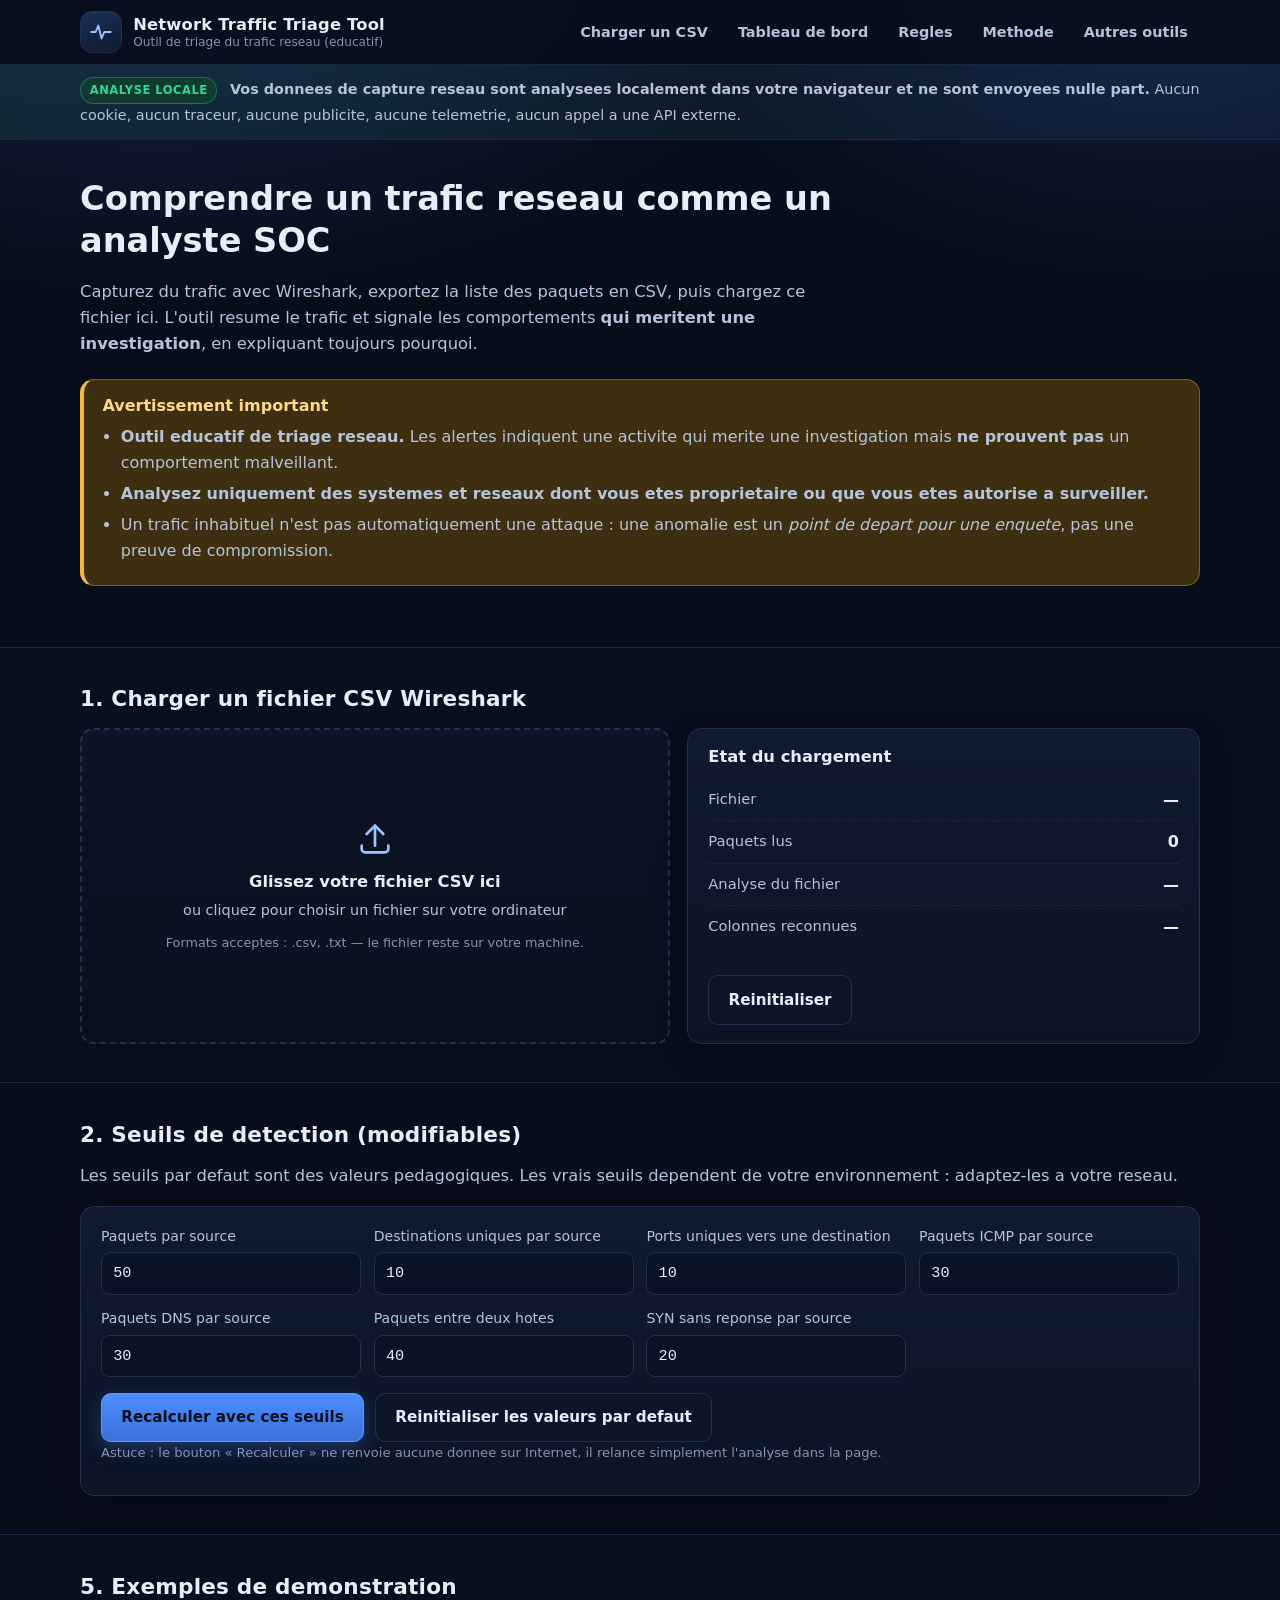
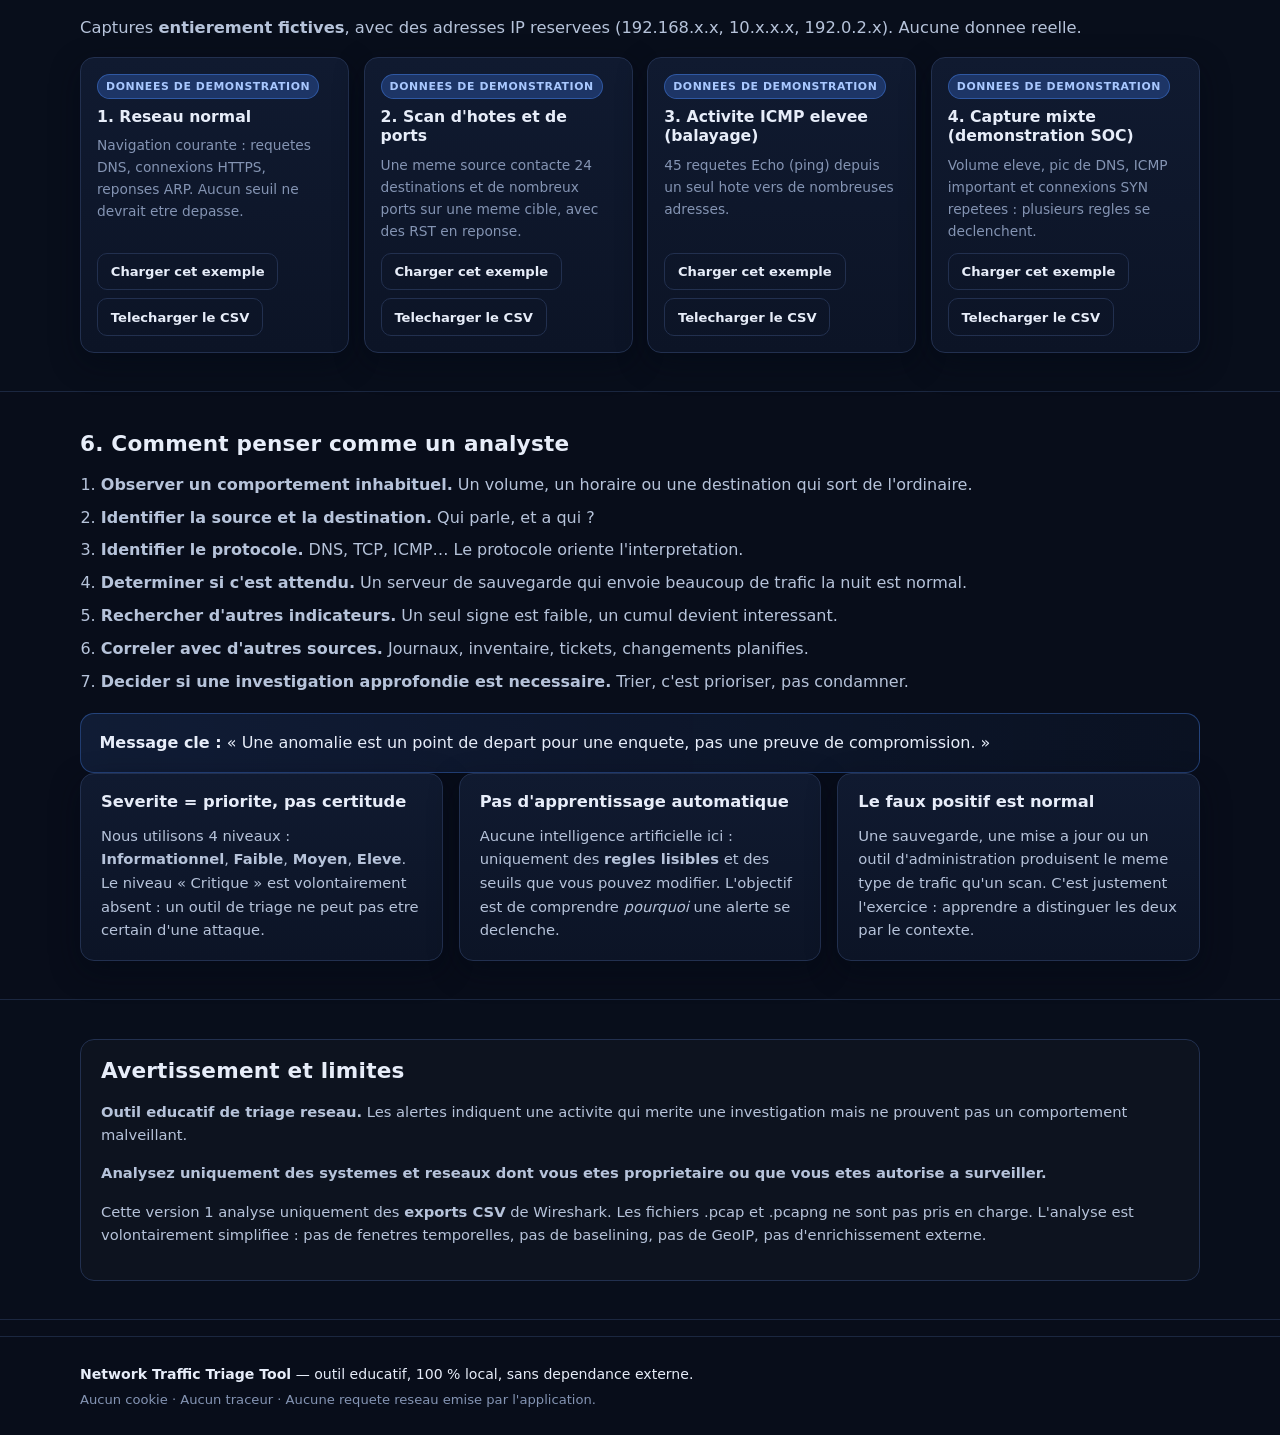
<file: standalone/Network-Traffic-Triage-Tool.html>
<!DOCTYPE html>
<html lang="fr">
<head>
<meta charset="UTF-8">
<meta name="viewport" content="width=device-width, initial-scale=1.0">
<!-- Version autonome : un seul fichier, aucune dependance -->
<title>Network Traffic Triage Tool — Triage de trafic reseau (local)</title>
<meta name="description" content="Outil educatif de triage de trafic reseau. Analyse locale d'un export CSV Wireshark, dans le navigateur, sans envoi de donnees.">
<style>
/* ============================================================
   Phishing Email Analyser — feuille de style
   Thème sombre « cybersécurité professionnel ».
   Aucune ressource externe (police, image, CDN) : tout est local.
   ============================================================ */

:root{
  --bg:#080d1a;
  --bg-soft:#0c1426;
  --surface:#101a30;
  --surface-2:#14203a;
  --surface-3:#1a2846;
  --border:#22304f;
  --border-soft:#1b2740;
  --text:#e7edf9;
  --text-dim:#b6c3da;
  --muted:#8494b3;
  --accent:#4c8dff;
  --accent-soft:#1d3566;
  --ok:#34d399;
  --ok-soft:#0f3b30;
  --low:#38bdf8;
  --warn:#f5b942;
  --warn-soft:#3d2f10;
  --danger:#ff5d6c;
  --danger-soft:#3d1620;
  --radius:14px;
  --radius-sm:9px;
  --shadow:0 10px 30px rgba(2,8,20,.45);
  --mono:ui-monospace,SFMono-Regular,Menlo,Consolas,"Liberation Mono",monospace;
  --sans:system-ui,-apple-system,"Segoe UI",Roboto,Helvetica,Arial,sans-serif;
}

*,*::before,*::after{box-sizing:border-box}

html{scroll-behavior:smooth}

body{
  margin:0;
  font-family:var(--sans);
  font-size:16px;
  line-height:1.6;
  color:var(--text);
  background:
    radial-gradient(1100px 600px at 12% -8%, #16264a 0%, transparent 60%),
    radial-gradient(900px 500px at 92% 0%, #12203c 0%, transparent 55%),
    var(--bg);
  background-attachment:fixed;
  -webkit-font-smoothing:antialiased;
}

h1,h2,h3{line-height:1.25;margin:0 0 .5em}
p{margin:0 0 1em}
a{color:var(--accent)}

code{
  font-family:var(--mono);
  font-size:.88em;
  background:var(--surface-3);
  border:1px solid var(--border);
  border-radius:5px;
  padding:.1em .4em;
}

.wrap{width:min(1120px,92vw);margin-inline:auto}

.visually-hidden{
  position:absolute!important;width:1px;height:1px;padding:0;margin:-1px;
  overflow:hidden;clip:rect(0 0 0 0);white-space:nowrap;border:0;
}

.skip-link{
  position:absolute;left:-999px;top:0;z-index:100;
  background:var(--accent);color:#04101f;padding:.7em 1.1em;
  border-radius:0 0 var(--radius-sm) 0;font-weight:700;text-decoration:none;
}
.skip-link:focus{left:0}

/* ---------- Focus visible (accessibilité clavier) ---------- */
:focus-visible{
  outline:3px solid #8ab6ff;
  outline-offset:2px;
  border-radius:6px;
}

/* ============================ EN-TÊTE ============================ */
.site-header{
  position:sticky;top:0;z-index:50;
  background:rgba(8,13,26,.86);
  backdrop-filter:blur(10px);
  border-bottom:1px solid var(--border-soft);
}
.header-inner{
  display:flex;align-items:center;justify-content:space-between;
  gap:1rem;padding:.7rem 0;flex-wrap:wrap;
}
.brand{display:flex;align-items:center;gap:.7rem}
.brand-mark{
  display:grid;place-items:center;
  width:42px;height:42px;border-radius:12px;
  color:#9ec5ff;
  background:linear-gradient(160deg,#1b2f57,#101a30);
  border:1px solid var(--border);
  box-shadow:inset 0 1px 0 rgba(255,255,255,.06);
}
.brand-text{display:flex;flex-direction:column;line-height:1.2}
.brand-text strong{font-size:1.02rem;letter-spacing:.2px}
.brand-text small{color:var(--muted);font-size:.76rem}

.site-nav{display:flex;gap:.35rem;flex-wrap:wrap}
.site-nav a{
  color:var(--text-dim);text-decoration:none;font-size:.9rem;font-weight:600;
  padding:.45rem .7rem;border-radius:8px;border:1px solid transparent;
}
.site-nav a:hover{color:#fff;background:var(--surface-2);border-color:var(--border)}

/* ==================== BANDEAU CONFIDENTIALITÉ ==================== */
.privacy-banner{
  background:linear-gradient(90deg,rgba(52,211,153,.09),rgba(76,141,255,.07));
  border-bottom:1px solid var(--border-soft);
}
.privacy-banner p{
  margin:0;padding:.75rem 0;font-size:.9rem;color:var(--text-dim);
}
.pill{
  display:inline-block;font-size:.72rem;font-weight:800;letter-spacing:.5px;
  text-transform:uppercase;padding:.18rem .55rem;border-radius:999px;
  margin-right:.5rem;vertical-align:middle;
}
.pill-ok{background:var(--ok-soft);color:var(--ok);border:1px solid rgba(52,211,153,.35)}

/* ============================ SECTIONS ============================ */
.section{padding:2.4rem 0}
.section-alt{background:rgba(9,15,29,.55);border-block:1px solid var(--border-soft)}
.section-title{font-size:1.35rem;margin-bottom:.9rem;letter-spacing:.2px}
.hero{max-width:760px;margin-bottom:1.4rem}
.hero h1{font-size:clamp(1.5rem,3.4vw,2.1rem)}
.lead{color:var(--text-dim);font-size:1.02rem}
.muted{color:var(--muted)}
.empty-note{color:var(--muted);font-style:italic}

/* ===================== ENCADRÉS / CARTES ===================== */
.warn-box{
  background:var(--warn-soft);
  border:1px solid rgba(245,185,66,.35);
  border-left:4px solid var(--warn);
  border-radius:var(--radius);
  padding:1rem 1.15rem;margin-bottom:1.4rem;
}
.warn-title{font-size:1rem;margin:0 0 .5rem;color:#ffd98a}
.warn-box ul{margin:0;padding-left:1.15rem;color:var(--text-dim)}
.warn-box li{margin-bottom:.35rem}

.panel{
  background:linear-gradient(180deg,var(--surface),var(--bg-soft));
  border:1px solid var(--border);
  border-radius:var(--radius);
  box-shadow:var(--shadow);
  padding:1.25rem;
}

.card{
  background:linear-gradient(180deg,var(--surface),var(--bg-soft));
  border:1px solid var(--border);
  border-radius:var(--radius);
  padding:1.15rem 1.25rem;
  box-shadow:var(--shadow);
}
.card + .card{margin-top:1.1rem}
.card-title{
  display:flex;align-items:center;gap:.55rem;
  font-size:1.02rem;margin:0 0 .7rem;
}
.title-ico{
  display:grid;place-items:center;width:24px;height:24px;flex:0 0 24px;
  border-radius:7px;background:var(--surface-3);border:1px solid var(--border);
  font-size:.8rem;color:#9ec5ff;
}

/* ===================== FORMULAIRE ===================== */
.field{margin-bottom:1rem}
.field label{display:block;font-weight:700;margin-bottom:.35rem}
.hint{color:var(--muted);font-size:.86rem;margin:0 0 .6rem}
textarea{
  width:100%;min-height:230px;resize:vertical;
  font-family:var(--mono);font-size:.88rem;line-height:1.55;
  color:var(--text);background:#0a1226;
  border:1px solid var(--border);border-radius:var(--radius-sm);
  padding:.85rem 1rem;
}
textarea::placeholder{color:#5c6d8e}
.textarea-meta{
  display:flex;justify-content:space-between;align-items:center;
  margin-top:.4rem;font-size:.82rem;color:var(--muted);
}
.link-btn{
  background:none;border:0;color:var(--accent);cursor:pointer;
  font:inherit;font-size:.85rem;font-weight:600;padding:.2rem .35rem;border-radius:6px;
}
.link-btn:hover{background:var(--surface-2);text-decoration:underline}

.advanced{
  border:1px solid var(--border-soft);border-radius:var(--radius-sm);
  background:rgba(255,255,255,.02);margin-bottom:1rem;
}
.advanced summary{
  cursor:pointer;padding:.7rem .9rem;font-weight:600;color:var(--text-dim);
  list-style:none;
}
.advanced summary::-webkit-details-marker{display:none}
.advanced summary::before{content:"▸ ";color:var(--accent)}
.advanced[open] summary::before{content:"▾ "}
.advanced-body{padding:0 .9rem .9rem;display:grid;gap:.5rem}
.check{display:flex;align-items:flex-start;gap:.6rem;font-size:.9rem;color:var(--text-dim);cursor:pointer}
.check input{margin-top:.25rem;accent-color:var(--accent);width:17px;height:17px;flex:0 0 auto}

.actions{display:flex;gap:.7rem;flex-wrap:wrap;align-items:center}
.btn{
  display:inline-flex;align-items:center;gap:.5rem;
  font:inherit;font-weight:700;font-size:.95rem;
  padding:.72rem 1.2rem;border-radius:10px;cursor:pointer;
  border:1px solid var(--border);background:var(--surface-2);color:var(--text);
  transition:transform .08s ease, background .15s ease, border-color .15s ease;
}
.btn:hover{background:var(--surface-3);border-color:#31436b}
.btn:active{transform:translateY(1px)}
.btn-primary{
  background:linear-gradient(180deg,#4c8dff,#3a72d8);
  border-color:#5f9bff;color:#04101f;
  box-shadow:0 6px 18px rgba(60,120,230,.35);
}
.btn-primary:hover{background:linear-gradient(180deg,#5d99ff,#4480e6)}
.btn-ghost{background:transparent}
.btn-icon{display:grid;place-items:center}

.form-error{
  margin:.8rem 0 0;padding:.6rem .8rem;border-radius:8px;
  background:var(--danger-soft);border:1px solid rgba(255,93,108,.4);
  color:#ffb3ba;font-size:.9rem;
}


/* ===================== RÉSULTATS : SCORE ===================== */
#results{scroll-margin-top:80px}
.score-grid{display:grid;grid-template-columns:minmax(280px,1fr) minmax(280px,1fr);gap:1.1rem}
@media (max-width:760px){.score-grid{grid-template-columns:1fr}}

.score-card{display:flex;flex-direction:column;align-items:center;text-align:center}
.gauge-wrap{position:relative;width:min(260px,70%);margin-top:.4rem}
.gauge{width:100%;height:auto;display:block}
.gauge-track{fill:none;stroke:var(--surface-3);stroke-width:14;stroke-linecap:round}
.gauge-fill{
  fill:none;stroke:var(--ok);stroke-width:14;stroke-linecap:round;
  stroke-dasharray:252;stroke-dashoffset:252;
  transition:stroke-dashoffset .7s cubic-bezier(.4,0,.2,1), stroke .4s ease;
}
.gauge-center{
  position:absolute;left:50%;bottom:2%;transform:translateX(-50%);
  display:flex;align-items:baseline;gap:.3rem;
}
.gauge-value{font-size:2.7rem;font-weight:800;letter-spacing:-1px;line-height:1}
.gauge-max{color:var(--muted);font-size:.95rem}
.score-caption{margin:.5rem 0 .2rem;color:var(--muted);font-size:.85rem;text-transform:uppercase;letter-spacing:1px}

.classif{
  display:inline-flex;align-items:center;gap:.5rem;
  padding:.45rem .95rem;border-radius:999px;font-weight:800;font-size:.95rem;
  border:1px solid var(--border);background:var(--surface-2);margin:.5rem 0 .3rem;
}
.classif-dot{width:11px;height:11px;border-radius:50%;background:var(--muted);flex:0 0 11px}
.classif.is-low{background:var(--ok-soft);border-color:rgba(52,211,153,.4);color:#8ef0cd}
.classif.is-low .classif-dot{background:var(--ok)}
.classif.is-suspect{background:var(--warn-soft);border-color:rgba(245,185,66,.4);color:#ffd98a}
.classif.is-suspect .classif-dot{background:var(--warn)}
.classif.is-high{background:var(--danger-soft);border-color:rgba(255,93,108,.45);color:#ffb3ba}
.classif.is-high .classif-dot{background:var(--danger)}
.score-note{color:var(--muted);font-size:.88rem;margin:.3rem 0 0}

/* ===================== STATS ===================== */
.stat-list{list-style:none;margin:0;padding:0}
.stat-list li{
  display:flex;justify-content:space-between;gap:1rem;
  padding:.5rem 0;border-bottom:1px dashed var(--border-soft);
}
.stat-list li:last-child{border-bottom:0}
.stat-label{color:var(--text-dim);font-size:.92rem}
.stat-val{font-weight:800;font-variant-numeric:tabular-nums}

/* ===================== RECOMMANDATIONS ===================== */
.rec-card{border-color:rgba(76,141,255,.35)}
.rec-list{margin:0;padding-left:1.2rem}
.rec-list li{margin-bottom:.45rem;color:var(--text-dim)}

/* ===================== INDICATEURS ===================== */
.indicators{display:grid;gap:.8rem;margin-top:.8rem}
.indicator{
  border:1px solid var(--border);border-left-width:5px;
  border-radius:var(--radius-sm);
  background:var(--surface-2);
  padding:.85rem 1rem;
}
.indicator.sev-high{border-left-color:var(--danger);background:linear-gradient(90deg,rgba(255,93,108,.10),var(--surface-2) 40%)}
.indicator.sev-medium{border-left-color:var(--warn);background:linear-gradient(90deg,rgba(245,185,66,.09),var(--surface-2) 40%)}
.indicator.sev-low{border-left-color:var(--low);background:linear-gradient(90deg,rgba(56,189,248,.08),var(--surface-2) 40%)}
.indicator.sev-info{border-left-color:var(--muted)}
.ind-head{display:flex;align-items:center;gap:.6rem;flex-wrap:wrap;margin-bottom:.35rem}
.ind-title{font-weight:800;font-size:.98rem}
.ind-weight{
  margin-left:auto;font-family:var(--mono);font-size:.8rem;font-weight:700;
  background:var(--surface-3);border:1px solid var(--border);
  padding:.12rem .5rem;border-radius:999px;color:#9ec5ff;
}
.sev-tag{
  font-size:.68rem;font-weight:800;text-transform:uppercase;letter-spacing:.6px;
  padding:.15rem .5rem;border-radius:999px;border:1px solid var(--border);
}
.sev-tag.high{background:var(--danger-soft);color:#ffb3ba;border-color:rgba(255,93,108,.4)}
.sev-tag.medium{background:var(--warn-soft);color:#ffd98a;border-color:rgba(245,185,66,.4)}
.sev-tag.low{background:rgba(56,189,248,.12);color:#a5e4ff;border-color:rgba(56,189,248,.4)}
.sev-tag.info{background:var(--surface-3);color:var(--muted)}
.ind-block{margin:.45rem 0 0}
.ind-block h4{
  margin:0 0 .2rem;font-size:.78rem;text-transform:uppercase;
  letter-spacing:.7px;color:var(--muted);font-weight:800;
}
.ind-block p{margin:0;color:var(--text-dim);font-size:.9rem}
.evidence{
  list-style:none;margin:.25rem 0 0;padding:0;
  font-family:var(--mono);font-size:.82rem;
}
.evidence li{
  background:#0a1226;border:1px solid var(--border-soft);border-radius:6px;
  padding:.32rem .55rem;margin-bottom:.3rem;color:#cfe0ff;
  overflow-wrap:anywhere;
}


/* ===================== TABLEAUX ===================== */
.table-scroll{overflow-x:auto;border:1px solid var(--border-soft);border-radius:var(--radius-sm);margin-top:.6rem}
.data-table{width:100%;border-collapse:collapse;font-size:.88rem;min-width:520px}
.data-table th,.data-table td{
  text-align:left;padding:.6rem .75rem;border-bottom:1px solid var(--border-soft);
  vertical-align:top;
}
.data-table thead th{
  background:var(--surface-3);color:var(--text-dim);
  font-size:.76rem;text-transform:uppercase;letter-spacing:.6px;
  position:sticky;top:0;
}
.data-table tbody tr:last-child td{border-bottom:0}
.data-table td.url{font-family:var(--mono);font-size:.82rem;overflow-wrap:anywhere;max-width:420px}
.data-table tr.row-bad{background:rgba(255,93,108,.07)}
.data-table tr.row-warn{background:rgba(245,185,66,.07)}
.tag{
  display:inline-block;font-size:.7rem;font-weight:800;letter-spacing:.4px;
  padding:.12rem .45rem;border-radius:999px;border:1px solid var(--border);
  background:var(--surface-3);color:var(--text-dim);white-space:nowrap;
}
.tag.bad{background:var(--danger-soft);color:#ffb3ba;border-color:rgba(255,93,108,.4)}
.tag.warn{background:var(--warn-soft);color:#ffd98a;border-color:rgba(245,185,66,.4)}
.tag.ok{background:var(--ok-soft);color:#8ef0cd;border-color:rgba(52,211,153,.35)}

/* ===================== EXEMPLES ===================== */
.sample-grid{display:grid;grid-template-columns:repeat(auto-fit,minmax(255px,1fr));gap:.9rem;margin-top:1rem}
.sample-card{
  display:flex;flex-direction:column;gap:.5rem;
  background:linear-gradient(180deg,var(--surface),var(--bg-soft));
  border:1px solid var(--border);border-radius:var(--radius);padding:1rem;
  box-shadow:var(--shadow);
}
.sample-card h3{margin:0;font-size:.98rem}
.sample-card p{margin:0;color:var(--muted);font-size:.86rem;flex:1}
.sample-card .btn{align-self:flex-start;font-size:.85rem;padding:.5rem .9rem}
.demo-badge{
  align-self:flex-start;font-size:.68rem;font-weight:800;letter-spacing:.6px;
  text-transform:uppercase;background:var(--accent-soft);color:#a9c8ff;
  border:1px solid rgba(76,141,255,.4);border-radius:999px;padding:.15rem .5rem;
}

/* ===================== MÉTHODE / DIVERS ===================== */
.method-grid{display:grid;grid-template-columns:repeat(auto-fit,minmax(250px,1fr));gap:1rem}
.method-grid .card + .card{margin-top:0}
.method-grid p{margin:0;color:var(--text-dim);font-size:.92rem}
.callout{
  margin-top:1.1rem;padding:1rem 1.15rem;border-radius:var(--radius);
  background:linear-gradient(90deg,rgba(76,141,255,.12),rgba(76,141,255,.04));
  border:1px solid rgba(76,141,255,.35);
}
.callout p{margin:0}

.disclaimer{
  border:1px solid var(--border);border-radius:var(--radius);
  padding:1.15rem 1.25rem;background:rgba(255,255,255,.02);
}
.disclaimer p{color:var(--text-dim);font-size:.92rem}

.site-footer{border-top:1px solid var(--border-soft);padding:1.4rem 0;margin-top:1rem}
.footer-inner p{margin:.2rem 0;font-size:.88rem}
.footer-inner .muted{font-size:.82rem}

/* ===================== RESPONSIVE ===================== */
@media (max-width:640px){
  .section{padding:1.7rem 0}
  .header-inner{padding:.6rem 0}
  .site-nav a{padding:.4rem .55rem;font-size:.85rem}
  .panel,.card{padding:1rem}
  .btn{width:100%;justify-content:center}
  .actions{flex-direction:column;align-items:stretch}
  .sample-card .btn{width:100%}
  .gauge-value{font-size:2.2rem}
}

@media print{
  body{background:#fff;color:#000}
  .site-header,.site-nav,.actions,.advanced,.sample-grid,.skip-link{display:none}
}

@media (prefers-reduced-motion:reduce){
  *{animation:none!important;transition:none!important}
  html{scroll-behavior:auto}
}


/* ============================================================
   AJOUTS SPECIFIQUES AU TRIAGE RESEAU
   ============================================================ */

.msg-area{display:grid;gap:.45rem;margin-top:.7rem}
.msg{
  display:flex;gap:.55rem;align-items:flex-start;
  padding:.55rem .75rem;border-radius:9px;font-size:.87rem;
  border:1px solid var(--border);background:var(--surface-2);color:var(--text-dim);
}
.msg-ico{flex:0 0 auto;font-weight:800}
.msg.ok{background:var(--ok-soft);border-color:rgba(52,211,153,.35);color:#9df0d3}
.msg.warn{background:var(--warn-soft);border-color:rgba(245,185,66,.35);color:#ffd98a}
.msg.err{background:var(--danger-soft);border-color:rgba(255,93,108,.4);color:#ffb3ba}

/* ---------------- Zone de depot ---------------- */
.upload-grid{display:grid;grid-template-columns:minmax(300px,1.15fr) minmax(280px,1fr);gap:1.1rem}
@media (max-width:820px){.upload-grid{grid-template-columns:1fr}}

.dropzone{
  display:flex;flex-direction:column;align-items:center;justify-content:center;
  text-align:center;gap:.25rem;padding:2rem 1.2rem;cursor:pointer;
  border:2px dashed var(--border);border-radius:var(--radius);
  background:linear-gradient(180deg,rgba(76,141,255,.06),rgba(255,255,255,.01));
  transition:border-color .15s ease, background .15s ease, transform .08s ease;
}
.dropzone:hover{border-color:#3d5f9e;background:linear-gradient(180deg,rgba(76,141,255,.12),rgba(255,255,255,.02))}
.dropzone.is-drag{border-color:var(--accent);background:rgba(76,141,255,.16)}
.dropzone:focus-visible{outline:3px solid #8ab6ff;outline-offset:3px}
.drop-ico{color:#9ec5ff;margin-bottom:.4rem}
.drop-title{font-weight:800;margin:0;font-size:1.02rem}
.drop-sub{margin:0;color:var(--text-dim);font-size:.9rem}
.drop-note{margin:.4rem 0 0;color:var(--muted);font-size:.8rem}

/* ---------------- Seuils ---------------- */
.threshold-grid{
  display:grid;gap:.8rem;
  grid-template-columns:repeat(auto-fit,minmax(215px,1fr));
}
.th-field{display:flex;flex-direction:column;gap:.3rem;font-size:.88rem;color:var(--text-dim)}
.th-field input{
  font:inherit;font-size:.95rem;font-family:var(--mono);
  background:#0a1226;border:1px solid var(--border);border-radius:9px;
  color:var(--text);padding:.5rem .7rem;width:100%;
}
.th-field input:focus{border-color:var(--accent)}
.actions.compact{margin-top:1rem}
.small{font-size:.82rem}

/* ---------------- KPI ---------------- */
.kpi-grid{display:grid;grid-template-columns:repeat(auto-fit,minmax(180px,1fr));gap:.8rem}
.kpi{
  background:linear-gradient(180deg,var(--surface),var(--bg-soft));
  border:1px solid var(--border);border-radius:var(--radius);
  padding:.9rem 1rem;box-shadow:var(--shadow);
}
.kpi-label{display:block;color:var(--muted);font-size:.76rem;text-transform:uppercase;letter-spacing:.7px;margin-bottom:.25rem}
.kpi-value{display:block;font-size:1.5rem;font-weight:800;letter-spacing:-.5px;overflow-wrap:anywhere}
.kpi-sub{display:block;color:var(--muted);font-size:.78rem;margin-top:.15rem;overflow-wrap:anywhere}

.two-col{display:grid;grid-template-columns:1fr 1fr;gap:1.1rem;margin-top:1.1rem}
@media (max-width:820px){.two-col{grid-template-columns:1fr}}

/* ---------------- Barres ---------------- */
.bar-list{display:grid;gap:.5rem;margin-top:.5rem}
.bar-row{display:grid;grid-template-columns:minmax(120px,1fr) 2fr auto;gap:.6rem;align-items:center;font-size:.88rem}
.bar-name{font-family:var(--mono);font-size:.82rem;overflow-wrap:anywhere}
.bar-track{height:9px;border-radius:999px;background:var(--surface-3);overflow:hidden}
.bar-fill{height:100%;border-radius:999px;background:linear-gradient(90deg,#4c8dff,#6ee7b7);transition:width .5s ease}
.bar-val{font-variant-numeric:tabular-nums;color:var(--text-dim);font-size:.82rem;white-space:nowrap}
@media (max-width:560px){.bar-row{grid-template-columns:1fr auto}.bar-track{grid-column:1 / -1}}

/* ---------------- Score d'investigation ---------------- */
.score-head{display:flex;align-items:center;gap:1rem}
.score-number{
  font-size:3rem;font-weight:800;letter-spacing:-2px;line-height:1;
  font-variant-numeric:tabular-nums;color:#9ec5ff;
}
.score-label{margin:0;color:var(--muted);font-size:.8rem;text-transform:uppercase;letter-spacing:.8px}
.score-level{margin:.15rem 0 0;font-weight:800;font-size:1.05rem}
.score-note{color:var(--text-dim);font-size:.88rem;margin:.9rem 0 0}
.score-breakdown{list-style:none;margin:.7rem 0 0;padding:0}
.score-breakdown li{
  display:flex;justify-content:space-between;gap:.8rem;
  padding:.35rem .1rem;border-bottom:1px dashed var(--border-soft);font-size:.88rem;
}
.score-breakdown li:last-child{border-bottom:0}
.score-breakdown .sb-pts{font-family:var(--mono);font-weight:800;color:#9ec5ff;white-space:nowrap}
.score-breakdown .sb-empty{color:var(--muted);font-style:italic}

.level-normal{color:#8ef0cd}
.level-moderate{color:#a5e4ff}
.level-elevated{color:#ffd98a}
.level-veryhigh{color:#ffb3ba}

/* ---------------- Cartes d'alerte ---------------- */
.alerts{display:grid;gap:.9rem;margin-top:.8rem}
.alert{
  border:1px solid var(--border);border-left-width:5px;border-radius:var(--radius-sm);
  background:var(--surface-2);padding:.95rem 1.05rem;
}
.alert.sev-eleve{border-left-color:var(--danger);background:linear-gradient(90deg,rgba(255,93,108,.10),var(--surface-2) 38%)}
.alert.sev-moyen{border-left-color:var(--warn);background:linear-gradient(90deg,rgba(245,185,66,.09),var(--surface-2) 38%)}
.alert.sev-faible{border-left-color:var(--low);background:linear-gradient(90deg,rgba(56,189,248,.08),var(--surface-2) 38%)}
.alert.sev-info{border-left-color:var(--muted)}
.alert-head{display:flex;align-items:center;gap:.6rem;flex-wrap:wrap;margin-bottom:.5rem}
.alert-title{font-weight:800;font-size:1rem}
.alert-pts{margin-left:auto;font-family:var(--mono);font-size:.8rem;font-weight:700;background:var(--surface-3);border:1px solid var(--border);padding:.12rem .5rem;border-radius:999px;color:#9ec5ff}
.alert-facts{display:grid;grid-template-columns:repeat(auto-fit,minmax(150px,1fr));gap:.5rem;margin:.5rem 0 .7rem}
.fact{background:#0a1226;border:1px solid var(--border-soft);border-radius:8px;padding:.45rem .6rem}
.fact-k{display:block;font-size:.68rem;text-transform:uppercase;letter-spacing:.6px;color:var(--muted)}
.fact-v{display:block;font-family:var(--mono);font-size:.85rem;overflow-wrap:anywhere}

/* ---------------- Etapes / method ---------------- */
.steps{margin:0 0 1.2rem;padding-left:1.3rem;color:var(--text-dim)}
.steps li{margin-bottom:.45rem}

.card-title.standalone{margin:1.6rem 0 .3rem;font-size:1.05rem}

.sample-actions{display:flex;gap:.5rem;flex-wrap:wrap;margin-top:.2rem}
.sample-actions .btn{font-size:.82rem;padding:.45rem .8rem}
@media (max-width:640px){.sample-actions .btn{width:100%}}

</style>
</head>
<body>

<a class="skip-link" href="#main">Aller au contenu principal</a>

<header class="site-header">
  <div class="wrap header-inner">
    <div class="brand">
      <span class="brand-mark" aria-hidden="true">
        <svg viewBox="0 0 24 24" width="26" height="26" fill="none" stroke="currentColor" stroke-width="1.7" stroke-linecap="round" stroke-linejoin="round">
          <path d="M3 12h4l2.5-6 3 12L15 12h6"/>
        </svg>
      </span>
      <span class="brand-text">
        <strong>Network Traffic Triage Tool</strong>
        <small>Outil de triage du trafic reseau (educatif)</small>
      </span>
    </div>
    <nav class="site-nav" aria-label="Navigation principale">
      <a href="#charger">Charger un CSV</a>
      <a href="#tableau-de-bord">Tableau de bord</a>
      <a href="#regles">Regles</a>
      <a href="#methode">Methode</a>
      <a href="index.html">Autres outils</a>
    </nav>
  </div>
</header>

<main id="main">

  <section class="privacy-banner" aria-label="Avis de confidentialite">
    <div class="wrap">
      <p>
        <span class="pill pill-ok">Analyse locale</span>
        <strong>Vos donnees de capture reseau sont analysees localement dans votre navigateur et ne sont envoyees nulle part.</strong>
        Aucun cookie, aucun traceur, aucune publicite, aucune telemetrie, aucun appel a une API externe.
      </p>
    </div>
  </section>

  <section class="section">
    <div class="wrap">
      <div class="hero">
        <h1>Comprendre un trafic reseau comme un analyste SOC</h1>
        <p class="lead">
          Capturez du trafic avec Wireshark, exportez la liste des paquets en CSV, puis chargez ce fichier ici.
          L'outil resume le trafic et signale les comportements <strong>qui meritent une investigation</strong>,
          en expliquant toujours pourquoi.
        </p>
      </div>

      <div class="warn-box" role="note">
        <h2 class="warn-title">Avertissement important</h2>
        <ul>
          <li><strong>Outil educatif de triage reseau.</strong> Les alertes indiquent une activite qui merite une investigation mais <strong>ne prouvent pas</strong> un comportement malveillant.</li>
          <li><strong>Analysez uniquement des systemes et reseaux dont vous etes proprietaire ou que vous etes autorise a surveiller.</strong></li>
          <li>Un trafic inhabituel n'est pas automatiquement une attaque : une anomalie est un <em>point de depart pour une enquete</em>, pas une preuve de compromission.</li>
        </ul>
      </div>
    </div>
  </section>

  <section id="charger" class="section section-alt">
    <div class="wrap">
      <h2 class="section-title">1. Charger un fichier CSV Wireshark</h2>

      <div class="upload-grid">
        <div id="dropzone" class="dropzone" tabindex="0" role="button"
             aria-label="Deposer ou selectionner un fichier CSV Wireshark">
          <svg class="drop-ico" viewBox="0 0 24 24" width="40" height="40" fill="none" stroke="currentColor" stroke-width="1.6" stroke-linecap="round" stroke-linejoin="round" aria-hidden="true">
            <path d="M12 16V4"/><path d="M7 9l5-5 5 5"/><path d="M4 16v2a2 2 0 0 0 2 2h12a2 2 0 0 0 2-2v-2"/>
          </svg>
          <p class="drop-title">Glissez votre fichier CSV ici</p>
          <p class="drop-sub">ou cliquez pour choisir un fichier sur votre ordinateur</p>
          <p class="drop-note">Formats acceptes : .csv, .txt — le fichier reste sur votre machine.</p>
          <input type="file" id="file-input" accept=".csv,.txt,text/csv" class="visually-hidden">
        </div>

        <div class="card">
          <h3 class="card-title">Etat du chargement</h3>
          <ul class="stat-list" id="load-status">
            <li><span class="stat-label">Fichier</span><span class="stat-val" id="st-file">—</span></li>
            <li><span class="stat-label">Paquets lus</span><span class="stat-val" id="st-packets">0</span></li>
            <li><span class="stat-label">Analyse du fichier</span><span class="stat-val" id="st-parse">—</span></li>
            <li><span class="stat-label">Colonnes reconnues</span><span class="stat-val" id="st-cols">—</span></li>
          </ul>
          <div id="parse-messages" class="msg-area" aria-live="polite"></div>
          <div class="actions compact">
            <button type="button" class="btn btn-ghost" id="btn-reset">Reinitialiser</button>
          </div>
        </div>
      </div>
    </div>
  </section>

  <section class="section" id="seuils">
    <div class="wrap">
      <h2 class="section-title">2. Seuils de detection (modifiables)</h2>
      <p class="lead">Les seuils par defaut sont des valeurs pedagogiques. Les vrais seuils dependent de votre environnement : adaptez-les a votre reseau.</p>
      <div class="card">
        <div class="threshold-grid">
          <label class="th-field">
            <span>Paquets par source</span>
            <input type="number" id="th-packets" value="50" min="1" step="1">
          </label>
          <label class="th-field">
            <span>Destinations uniques par source</span>
            <input type="number" id="th-dest" value="10" min="1" step="1">
          </label>
          <label class="th-field">
            <span>Ports uniques vers une destination</span>
            <input type="number" id="th-ports" value="10" min="1" step="1">
          </label>
          <label class="th-field">
            <span>Paquets ICMP par source</span>
            <input type="number" id="th-icmp" value="30" min="1" step="1">
          </label>
          <label class="th-field">
            <span>Paquets DNS par source</span>
            <input type="number" id="th-dns" value="30" min="1" step="1">
          </label>
          <label class="th-field">
            <span>Paquets entre deux hotes</span>
            <input type="number" id="th-pair" value="40" min="1" step="1">
          </label>
          <label class="th-field">
            <span>SYN sans reponse par source</span>
            <input type="number" id="th-syn" value="20" min="1" step="1">
          </label>
        </div>
        <div class="actions compact">
          <button type="button" class="btn btn-primary" id="btn-recompute">Recalculer avec ces seuils</button>
          <button type="button" class="btn btn-ghost" id="btn-defaults">Reinitialiser les valeurs par defaut</button>
        </div>
        <p class="muted small">Astuce : le bouton « Recalculer » ne renvoie aucune donnee sur Internet, il relance simplement l'analyse dans la page.</p>
      </div>
    </div>
  </section>

  <section id="tableau-de-bord" class="section section-alt" hidden>
    <div class="wrap">
      <h2 class="section-title">3. Vue d'ensemble du reseau</h2>
      <div class="kpi-grid" id="kpi-grid"></div>

      <div class="two-col">
        <div class="card">
          <h3 class="card-title">Principales sources (Top 10)</h3>
          <div id="top-sources" class="bar-list"></div>
        </div>
        <div class="card">
          <h3 class="card-title">Principales destinations (Top 10)</h3>
          <div id="top-dest" class="bar-list"></div>
        </div>
      </div>

      <div class="card">
        <h3 class="card-title">Repartition des protocoles</h3>
        <p class="muted">Seuls les protocoles presents dans la capture sont affiches.</p>
        <div id="proto-list" class="bar-list"></div>
      </div>
    </div>
  </section>

  <section id="regles" class="section" hidden>
    <div class="wrap">
      <h2 class="section-title">4. Resultats du triage</h2>

      <div class="score-grid">
        <div class="card score-card">
          <div class="score-head">
            <span class="score-number" id="invest-score">0</span>
            <div>
              <p class="score-label">Score d'investigation</p>
              <p class="score-level" id="invest-level">—</p>
            </div>
          </div>
          <p class="score-note">
            Ce score additionne des contributions <strong>visibles</strong> (voir ci-dessous).
            Ce n'est <strong>pas</strong> une probabilite d'attaque : c'est un indicateur de priorite d'investigation.
          </p>
          <ul class="score-breakdown" id="score-breakdown"></ul>
        </div>
        <div class="card">
          <h3 class="card-title">Resume</h3>
          <ul class="stat-list" id="summary-list"></ul>
        </div>
      </div>

      <h3 class="card-title standalone">Alertes et observations</h3>
      <p class="muted">Chaque carte suit le meme schema : nom, severite, preuves observees, pourquoi cela peut compter, explication benigne possible, investigation recommandee.</p>
      <div class="alerts" id="alerts"></div>
      <p class="empty-note" id="no-alerts" hidden>
        Aucune activite depassant les seuils n'a ete detectee. Cela ne prouve pas que le reseau est sain :
        cela signifie seulement qu'aucune des regles utilisees ne s'est declenchee sur cette capture.
      </p>
    </div>
  </section>


  <section class="section section-alt" id="exemples">
    <div class="wrap">
      <h2 class="section-title">5. Exemples de demonstration</h2>
      <p class="lead">Captures <strong>entierement fictives</strong>, avec des adresses IP reservees (192.168.x.x, 10.x.x.x, 192.0.2.x). Aucune donnee reelle.</p>
      <div class="sample-grid" id="sample-grid"></div>
    </div>
  </section>

  <section class="section" id="methode">
    <div class="wrap">
      <h2 class="section-title">6. Comment penser comme un analyste</h2>
      <ol class="steps">
        <li><strong>Observer un comportement inhabituel.</strong> Un volume, un horaire ou une destination qui sort de l'ordinaire.</li>
        <li><strong>Identifier la source et la destination.</strong> Qui parle, et a qui ?</li>
        <li><strong>Identifier le protocole.</strong> DNS, TCP, ICMP… Le protocole oriente l'interpretation.</li>
        <li><strong>Determiner si c'est attendu.</strong> Un serveur de sauvegarde qui envoie beaucoup de trafic la nuit est normal.</li>
        <li><strong>Rechercher d'autres indicateurs.</strong> Un seul signe est faible, un cumul devient interessant.</li>
        <li><strong>Correler avec d'autres sources.</strong> Journaux, inventaire, tickets, changements planifies.</li>
        <li><strong>Decider si une investigation approfondie est necessaire.</strong> Trier, c'est prioriser, pas condamner.</li>
      </ol>

      <div class="callout">
        <p><strong>Message cle :</strong> « Une anomalie est un point de depart pour une enquete, pas une preuve de compromission. »</p>
      </div>

      <div class="method-grid">
        <div class="card">
          <h3 class="card-title">Severite = priorite, pas certitude</h3>
          <p>Nous utilisons 4 niveaux : <strong>Informationnel</strong>, <strong>Faible</strong>, <strong>Moyen</strong>, <strong>Eleve</strong>.
          Le niveau « Critique » est volontairement absent : un outil de triage ne peut pas etre certain d'une attaque.</p>
        </div>
        <div class="card">
          <h3 class="card-title">Pas d'apprentissage automatique</h3>
          <p>Aucune intelligence artificielle ici : uniquement des <strong>regles lisibles</strong> et des seuils que vous pouvez modifier.
          L'objectif est de comprendre <em>pourquoi</em> une alerte se declenche.</p>
        </div>
        <div class="card">
          <h3 class="card-title">Le faux positif est normal</h3>
          <p>Une sauvegarde, une mise a jour ou un outil d'administration produisent le meme type de trafic qu'un scan.
          C'est justement l'exercice : apprendre a distinguer les deux par le contexte.</p>
        </div>
      </div>
    </div>
  </section>

  <section class="section section-alt">
    <div class="wrap">
      <div class="disclaimer">
        <h2 class="section-title">Avertissement et limites</h2>
        <p><strong>Outil educatif de triage reseau.</strong> Les alertes indiquent une activite qui merite une investigation mais ne prouvent pas un comportement malveillant.</p>
        <p><strong>Analysez uniquement des systemes et reseaux dont vous etes proprietaire ou que vous etes autorise a surveiller.</strong></p>
        <p>Cette version 1 analyse uniquement des <strong>exports CSV</strong> de Wireshark. Les fichiers .pcap et .pcapng ne sont pas pris en charge.
        L'analyse est volontairement simplifiee : pas de fenetres temporelles, pas de baselining, pas de GeoIP, pas d'enrichissement externe.</p>
      </div>
    </div>
  </section>

</main>

<footer class="site-footer">
  <div class="wrap footer-inner">
    <p><strong>Network Traffic Triage Tool</strong> — outil educatif, 100 % local, sans dependance externe.</p>
    <p class="muted">Aucun cookie · Aucun traceur · Aucune requete reseau emise par l'application.</p>
  </div>
</footer>

<script>
/* ============================================================================
   Network Traffic Triage Tool — moteur de triage local
   ----------------------------------------------------------------------------
   PRINCIPE : tout se passe dans le navigateur. Aucune requete reseau n'est
   effectuee (pas de fetch, pas de XHR, pas de WebSocket). Aucun cookie.

   ETAPES :
     1) Lecture du CSV (Wireshark) avec detection du separateur.
     2) Reconnaissance tolerante des colonnes (Source / src / ip.src...).
     3) Agregation : qui parle a qui, avec quel protocole, combien de fois.
     4) Regles de detection explicables + score d'investigation.
   ============================================================================ */

'use strict';

/* ---------------------------------------------------------------------------
   RECONNAISSANCE DES COLONNES
   On normalise chaque entete (minuscules, sans espaces ni ponctuation) puis on
   compare a une liste de variantes : "Source", "Source IP", "src", "ip.src"
   donnent tous "source".
   --------------------------------------------------------------------------- */
const COLUMN_CANDIDATES = {
  no: ['no', 'n', 'num', 'number', 'numero', 'numerodepaquet', 'packetno', 'index', 'id'],
  time: ['time', 'timestamp', 'heure', 'temps', 'duree', 'relative', 'relativetime', 'seconde'],
  source: ['source', 'sourceip', 'src', 'ipsrc', 'ipv4src', 'ipv6src', 'adressesource',
    'sourceaddress', 'srcip', 'srchost', 'originesource'],
  destination: ['destination', 'destinationip', 'dst', 'ipdst', 'ipv4dst', 'ipv6dst',
    'adressedestination', 'destinationaddress', 'dstip', 'dsthost', 'cible'],
  protocol: ['protocol', 'protocole', 'proto', 'protocolname'],
  length: ['length', 'longueur', 'len', 'size', 'taille', 'framelength', 'packetlength', 'bytes', 'octets'],
  info: ['info', 'information', 'informations', 'details', 'detail', 'resume', 'description', 'comment']
};

const COLUMN_LABELS = {
  no: 'numero de paquet',
  time: 'horodatage',
  source: 'adresse source',
  destination: 'adresse destination',
  protocol: 'protocole',
  length: 'taille du paquet',
  info: 'colonne Info'
};

function normaliseName(s) {
  return String(s || '').toLowerCase().replace(/[^a-z0-9]/g, '');
}

function mapColumns(headers) {
  const map = {};
  headers.forEach((h, idx) => {
    const n = normaliseName(h);
    if (!n) return;
    for (const key of Object.keys(COLUMN_CANDIDATES)) {
      if (map[key] !== undefined) continue;
      if (COLUMN_CANDIDATES[key].indexOf(n) !== -1) map[key] = idx;
    }
  });
  return map;
}

/* ---------------------------------------------------------------------------
   LECTURE DU CSV
   Les exports Wireshark contiennent des champs entre guillemets qui peuvent
   eux-memes contenir des virgules (la colonne Info, par exemple).
   On utilise donc un lecteur CSV qui respecte les guillemets.
   --------------------------------------------------------------------------- */
function detectDelimiter(line) {
  const candidates = [[',', 0], [';', 0], ['\t', 0]];
  let inQuotes = false;
  for (let i = 0; i < line.length; i++) {
    const ch = line[i];
    if (ch === '"') { inQuotes = !inQuotes; continue; }
    if (inQuotes) continue;
    for (const c of candidates) if (ch === c[0]) c[1]++;
  }
  candidates.sort((a, b) => b[1] - a[1]);
  return candidates[0][1] > 0 ? candidates[0][0] : ',';
}

function parseCsv(text) {
  let s = String(text || '');
  if (s.charCodeAt(0) === 0xFEFF) s = s.slice(1);
  const firstLine = s.split(/\r?\n/)[0] || '';
  const delimiter = detectDelimiter(firstLine);
  const rows = [];
  let row = [];
  let field = '';
  let inQuotes = false;
  let i = 0;
  while (i < s.length) {
    const c = s[i];
    if (inQuotes) {
      if (c === '"') {
        if (s[i + 1] === '"') { field += '"'; i += 2; continue; }
        inQuotes = false; i++; continue;
      }
      field += c; i++; continue;
    }
    if (c === '"') { inQuotes = true; i++; continue; }
    if (c === delimiter) { row.push(field); field = ''; i++; continue; }
    if (c === '\r') { i++; continue; }
    if (c === '\n') { row.push(field); rows.push(row); row = []; field = ''; i++; continue; }
    field += c; i++;
  }
  row.push(field);
  rows.push(row);
  return { rows: rows.filter(r => r.some(f => String(f).trim() !== '')), delimiter };
}

/* ---------------------------------------------------------------------------
   CONSTRUCTION DES PAQUETS
   --------------------------------------------------------------------------- */
function classifyProtocol(raw, info) {
  const p = String(raw || '').toUpperCase();
  const t = String(info || '').toUpperCase();
  if (p.indexOf('DNS') !== -1) return 'DNS';
  if (p.indexOf('ARP') !== -1) return 'ARP';
  if (p.indexOf('ICMP') !== -1) return 'ICMP';
  if (p.indexOf('TLS') !== -1 || p.indexOf('SSL') !== -1 || p.indexOf('HTTPS') !== -1) return 'HTTPS/TLS';
  if (p.indexOf('HTTP') !== -1) return 'HTTP';
  if (p.indexOf('TCP') !== -1) return 'TCP';
  if (p.indexOf('UDP') !== -1) return 'UDP';
  if (/STANDARD QUERY|DNS/.test(t)) return 'DNS';
  if (/ICMP/.test(t)) return 'ICMP';
  return 'Autres';
}

/** Essaie d'extraire les ports depuis la colonne Info (tres variable). */
function extractPorts(info) {
  const out = { srcPort: null, dstPort: null };
  const s = String(info || '');
  const arrow = /(\d{1,5})\s*(?:\u2192|->|=>|>)\s*(\d{1,5})/.exec(s);
  if (arrow) { out.srcPort = parseInt(arrow[1], 10); out.dstPort = parseInt(arrow[2], 10); return out; }
  const dst = /(?:dst\s*port|destination\s*port|port\s*destination)\s*[=:]\s*(\d{1,5})/i.exec(s);
  if (dst) out.dstPort = parseInt(dst[1], 10);
  return out;
}

function extractTcpFlags(info) {
  const m = /\[([A-Za-z, ]{1,40})\]/.exec(String(info || ''));
  return m ? m[1].toUpperCase().replace(/\s+/g, '') : '';
}

function buildPackets(rows, map) {
  const packets = [];
  const dataRows = rows.slice(1);
  for (const r of dataRows) {
    const src = String(r[map.source] || '').trim();
    const dst = String(r[map.destination] || '').trim();
    if (!src || !dst) continue;
    const info = map.info !== undefined ? String(r[map.info] || '') : '';
    const protoRaw = map.protocol !== undefined ? String(r[map.protocol] || '') : '';
    const lenRaw = map.length !== undefined ? String(r[map.length] || '') : '';
    const timeRaw = map.time !== undefined ? String(r[map.time] || '') : '';
    const ports = extractPorts(info);
    const flags = extractTcpFlags(info);
    packets.push({
      no: map.no !== undefined ? String(r[map.no] || '') : '',
      time: timeRaw ? parseFloat(timeRaw.replace(',', '.')) : null,
      src: src,
      dst: dst,
      proto: classifyProtocol(protoRaw, info),
      protoRaw: protoRaw,
      length: lenRaw ? parseFloat(lenRaw.replace(',', '.')) : null,
      info: info,
      srcPort: ports.srcPort,
      dstPort: ports.dstPort,
      flags: flags,
      synOnly: flags.indexOf('SYN') !== -1 && flags.indexOf('ACK') === -1,
      rst: flags.indexOf('RST') !== -1
    });
  }
  return packets;
}

/** Liste les colonnes importantes qui n'ont pas ete trouvees. */
function missingColumns(map) {
  const missing = [];
  for (const key of ['source', 'destination', 'protocol', 'length', 'info', 'time', 'no']) {
    if (map[key] === undefined) missing.push(key);
  }
  return missing;
}

/* ---------------------------------------------------------------------------
   AGREGATION : que retient-on d'une capture ?
   On compte, pour chaque source et chaque couple (source, destination), les
   volumes, les protocoles et les ports. C'est la base de toutes les regles.
   --------------------------------------------------------------------------- */
function inc(map, key, n) { map.set(key, (map.get(key) || 0) + (n || 1)); }

function aggregate(packets) {
  const srcCount = new Map();
  const dstCount = new Map();
  const protoCount = new Map();
  const srcDests = new Map();
  const pairCount = new Map();
  const pairProto = new Map();
  const pairPorts = new Map();
  const icmpBySrc = new Map();
  const dnsBySrc = new Map();
  const synBySrc = new Map();
  const rstBySrc = new Map();
  let totalLen = 0;
  let lenCount = 0;
  let firstTime = null;
  let lastTime = null;

  for (const p of packets) {
    inc(srcCount, p.src);
    inc(dstCount, p.dst);
    inc(protoCount, p.proto);

    if (!srcDests.has(p.src)) srcDests.set(p.src, new Set());
    srcDests.get(p.src).add(p.dst);

    const pair = p.src + '\u0000' + p.dst;
    inc(pairCount, pair);
    if (!pairProto.has(pair)) pairProto.set(pair, new Map());
    inc(pairProto.get(pair), p.proto);

    if (p.dstPort !== null && !isNaN(p.dstPort)) {
      if (!pairPorts.has(pair)) pairPorts.set(pair, new Set());
      pairPorts.get(pair).add(p.dstPort);
    }

    if (p.proto === 'ICMP') inc(icmpBySrc, p.src);
    if (p.proto === 'DNS') inc(dnsBySrc, p.src);
    if (p.synOnly) inc(synBySrc, p.src);
    if (p.rst) inc(rstBySrc, p.src);

    if (p.length !== null && !isNaN(p.length)) { totalLen += p.length; lenCount++; }
    if (p.time !== null && !isNaN(p.time)) {
      if (firstTime === null || p.time < firstTime) firstTime = p.time;
      if (lastTime === null || p.time > lastTime) lastTime = p.time;
    }
  }

  const sortDesc = (map, limit) => Array.from(map.entries())
    .sort((a, b) => b[1] - a[1] || String(a[0]).localeCompare(String(b[0])))
    .slice(0, limit || 10);

  return {
    packets: packets,
    total: packets.length,
    srcCount: srcCount,
    dstCount: dstCount,
    protoCount: protoCount,
    srcDests: srcDests,
    pairCount: pairCount,
    pairProto: pairProto,
    pairPorts: pairPorts,
    icmpBySrc: icmpBySrc,
    dnsBySrc: dnsBySrc,
    synBySrc: synBySrc,
    rstBySrc: rstBySrc,
    avgLength: lenCount ? totalLen / lenCount : null,
    duration: (firstTime !== null && lastTime !== null) ? (lastTime - firstTime) : null,
    topSources: sortDesc(srcCount, 10),
    topDestinations: sortDesc(dstCount, 10),
    protocolList: Array.from(protoCount.entries()).sort((a, b) => b[1] - a[1]),
    uniqueSources: srcCount.size,
    uniqueDestinations: dstCount.size
  };
}

/* ===========================================================================
   LES 7 REGLES DE DETECTION
   ---------------------------------------------------------------------------
   Aucune n'utilise d'apprentissage automatique : ce sont des seuils lisibles.
   Chaque regle renvoie : preuves observees, pourquoi c'est interessant,
   explication benigne possible, et investigation recommandee.
   Une regle ne se declenche qu'UNE fois, meme si plusieurs hotes depassent le
   seuil : la liste des hotes concernes apparait dans les preuves.
   =========================================================================== */
const DEFAULT_THRESHOLDS = { packets: 50, dest: 10, ports: 10, icmp: 30, dns: 30, pair: 40, syn: 20 };

const RULES = [
  {
    id: 'volume', name: 'Hote tres actif (volume de paquets eleve)', severity: 'moyen', points: 20,
    why: "Un hote qui genere beaucoup plus de trafic que les autres attire l'attention. Un volume anormal peut correspondre a un transfert de donnees non prevu, a une machine compromise qui communique vers l'exterieur, ou simplement a une tache planifiee.",
    benign: "Transfert de fichiers legitime, mises a jour logicielles, sauvegarde, machine virtuelle, script automatise, erreur de configuration.",
    investigate: [
      "Verifier ce que fait cet hote a cet instant (taches planifiees, sauvegardes, antivirus).",
      "Identifier la destination principale de ce trafic.",
      "Comparer avec l'activite habituelle de cette machine."
    ],
    run(agg, th) {
      const off = Array.from(agg.srcCount.entries()).filter(e => e[1] > th.packets)
        .sort((a, b) => b[1] - a[1]).slice(0, 5);
      if (!off.length) return null;
      return {
        summary: off.length + ' source(s) depassent le seuil de ' + th.packets + ' paquets.',
        facts: [{ k: 'Hote le plus actif', v: off[0][0] }, { k: 'Paquets', v: off[0][1] }, { k: 'Seuil', v: th.packets }],
        evidence: off.map(e => e[0] + ' : ' + e[1] + ' paquets (seuil ' + th.packets + ')')
      };
    }
  },

  {
    id: 'hostscan', name: 'Scan d\'hotes possible (nombreuses destinations)', severity: 'eleve', points: 15,
    why: "Une meme source qui contacte beaucoup d'adresses differentes en peu de temps ressemble a une phase de decouverte reseau : on cherche a savoir quelles machines existent avant de choisir une cible.",
    benign: "Outils d'administration, inventaire automatise, supervision, serveur DHCP, DNS, antivirus qui balaye le reseau.",
    investigate: [
      "Identifier si la source est un outil d'administration connu (inventaire, supervision).",
      "Verifier si ces destinations existent reellement dans votre reseau.",
      "Regarder si des ports varies sont cibles sur ces destinations."
    ],
    run(agg, th) {
      const off = Array.from(agg.srcDests.entries()).map(e => [e[0], e[1].size])
        .filter(e => e[1] > th.dest).sort((a, b) => b[1] - a[1]).slice(0, 5);
      if (!off.length) return null;
      return {
        summary: off.length + ' source(s) contactent plus de ' + th.dest + ' destinations differentes.',
        facts: [{ k: 'Source', v: off[0][0] }, { k: 'Destinations uniques', v: off[0][1] }, { k: 'Seuil', v: th.dest }],
        evidence: off.map(e => e[0] + ' : ' + e[1] + ' destinations uniques (seuil ' + th.dest + ')')
      };
    }
  },

  {
    id: 'portscan', name: 'Scan de ports possible', severity: 'eleve', points: 15,
    why: "Contacter de nombreux ports sur une meme destination ressemble a une recherche de services ouverts. C'est ainsi qu'un attaquant cherche un point d'entree.",
    benign: "Decouverte legitime de services, client qui teste plusieurs ports, application mal configuree, outil de diagnostic.",
    investigate: [
      "Verifier quels ports sont cibles et s'ils correspondent a des services reels.",
      "Regarder si les connexions ont ete refusees (RST) ou acceptees (SYN, ACK).",
      "Identifier le processus a l'origine du trafic sur la machine source."
    ],
    run(agg, th) {
      const off = Array.from(agg.pairPorts.entries()).map(e => [e[0].split('\u0000'), e[1].size])
        .filter(e => e[1] > th.ports).sort((a, b) => b[1] - a[1]).slice(0, 5);
      if (!off.length) return null;
      return {
        summary: off.length + ' couple(s) source/destination depassent ' + th.ports + ' ports differents.',
        facts: [{ k: 'Source', v: off[0][0][0] }, { k: 'Destination', v: off[0][0][1] },
                { k: 'Ports uniques', v: off[0][1] }, { k: 'Seuil', v: th.ports }],
        evidence: off.map(e => e[0][0] + ' \u2192 ' + e[0][1] + ' : ' + e[1] + ' ports differents (seuil ' + th.ports + ')')
      };
    }
  },

  {
    id: 'icmp', name: 'Activite ICMP elevee', severity: 'moyen', points: 15,
    why: "Un volume important de messages ICMP (ping) peut correspondre a un balayage de reseau : on teste rapidement quelles machines repondent. Cela peut aussi etre un simple outil de supervision.",
    benign: "Depannage reseau, supervision, ping sweep d'inventaire, decouverte de reseau, test de disponibilite.",
    investigate: [
      "Identifier l'outil qui emet ces pings (supervision, inventaire, script).",
      "Verifier si le nombre de destinations differentes est inhabituel.",
      "Comparer avec le volume ICMP habituel sur ce segment."
    ],
    run(agg, th) {
      const off = Array.from(agg.icmpBySrc.entries()).filter(e => e[1] > th.icmp)
        .sort((a, b) => b[1] - a[1]).slice(0, 5);
      if (!off.length) return null;
      return {
        summary: off.length + ' source(s) depassent ' + th.icmp + ' paquets ICMP.',
        facts: [{ k: 'Source', v: off[0][0] }, { k: 'Paquets ICMP', v: off[0][1] }, { k: 'Seuil', v: th.icmp }],
        evidence: off.map(e => e[0] + ' : ' + e[1] + ' paquets ICMP (seuil ' + th.icmp + ')')
      };
    }
  },

  {
    id: 'dns', name: 'Activite DNS elevee', severity: 'moyen', points: 15,
    why: "Beaucoup de requetes DNS depuis une meme source peut correspondre a une navigation normale, mais aussi a un logiciel qui communique regulierement avec un serveur distant (\"beaconing\"). Le rythme et la regularite sont souvent plus parlants que le volume.",
    benign: "Navigation web, mises a jour, applications automatisees, mauvaise configuration DNS, antivirus, client de messagerie.",
    investigate: [
      "Verifier les domaines demandes : sont-ils connus et attendus ?",
      "Regarder la regularite des requetes (toutes les X minutes = a surveiller).",
      "Verifier si la machine devrait vraiment generer autant de DNS."
    ],
    run(agg, th) {
      const off = Array.from(agg.dnsBySrc.entries()).filter(e => e[1] > th.dns)
        .sort((a, b) => b[1] - a[1]).slice(0, 5);
      if (!off.length) return null;
      return {
        summary: off.length + ' source(s) depassent ' + th.dns + ' paquets DNS.',
        facts: [{ k: 'Source', v: off[0][0] }, { k: 'Requetes DNS', v: off[0][1] }, { k: 'Seuil', v: th.dns }],
        evidence: off.map(e => e[0] + ' : ' + e[1] + ' paquets DNS (seuil ' + th.dns + ')')
      };
    }
  },

  {
    id: 'pair', name: 'Communications repetees entre deux hotes', severity: 'faible', points: 10,
    why: "Deux machines qui echangent beaucoup de paquets forment une relation a examiner : est-ce un service applicatif attendu, ou une activite automatisee inhabituelle ?",
    benign: "Trafic applicatif normal (base de donnees, partage de fichiers, sauvegarde, flux video, synchronisation).",
    investigate: [
      "Verifier le protocole principal de cet echange.",
      "Identifier les deux machines et leur role habituel.",
      "Comparer avec le volume habituel de cette relation."
    ],
    run(agg, th) {
      const off = Array.from(agg.pairCount.entries()).filter(e => e[1] > th.pair)
        .sort((a, b) => b[1] - a[1]).slice(0, 5);
      if (!off.length) return null;
      const mainProto = (pair) => {
        const m = agg.pairProto.get(pair);
        if (!m) return 'inconnu';
        return Array.from(m.entries()).sort((a, b) => b[1] - a[1])[0][0];
      };
      const first = off[0][0].split('\u0000');
      return {
        summary: off.length + ' couple(s) source/destination depassent ' + th.pair + ' paquets.',
        facts: [{ k: 'Source', v: first[0] }, { k: 'Destination', v: first[1] },
                { k: 'Paquets', v: off[0][1] }, { k: 'Protocole principal', v: mainProto(off[0][0]) }],
        evidence: off.map(e => {
          const pr = e[0].split('\u0000');
          return pr[0] + ' \u2192 ' + pr[1] + ' : ' + e[1] + ' paquets, protocole principal ' + mainProto(e[0]);
        })
      };
    }
  },

  {
    id: 'syn', name: 'Activite TCP SYN importante', severity: 'eleve', points: 15,
    why: "Un paquet SYN seul demande l'ouverture d'une connexion. Beaucoup de SYN sans reponse (ou suivis de RST) peuvent indiquer une recherche de services ouverts ou un service indisponible.",
    benign: "Tentatives normales de connexion, service temporairement indisponible, application qui reessaie, scan d'inventaire autorise.",
    investigate: [
      "Verifier si les connexions aboutissent (presence de SYN, ACK) ou echouent (RST).",
      "Identifier les ports cibles et les services attendus.",
      "Ne jamais conclure a un \"SYN flood\" a partir du seul volume."
    ],
    run(agg, th) {
      const off = Array.from(agg.synBySrc.entries()).filter(e => e[1] > th.syn)
        .sort((a, b) => b[1] - a[1]).slice(0, 5);
      if (!off.length) return null;
      const rst = agg.rstBySrc.get(off[0][0]) || 0;
      return {
        summary: off.length + ' source(s) depassent ' + th.syn + ' paquets SYN sans reponse.',
        facts: [{ k: 'Source', v: off[0][0] }, { k: 'SYN sans ACK', v: off[0][1] },
                { k: 'RST observes', v: rst }, { k: 'Seuil', v: th.syn }],
        evidence: off.map(e => e[0] + ' : ' + e[1] + ' SYN sans ACK (seuil ' + th.syn + ')')
      };
    }
  }
];

/* ===========================================================================
   SCORE D'INVESTIGATION (explicable)
   =========================================================================== */
function computeScore(alerts) {
  let score = 0;
  for (const a of alerts) score += a.points;
  return Math.min(100, score);
}

function scoreLevel(score) {
  if (score === 0) return { label: 'Aucune activite notable', css: 'level-normal' };
  if (score < 20) return { label: 'Activite faible', css: 'level-normal' };
  if (score < 40) return { label: 'Activite moderee', css: 'level-moderate' };
  if (score < 70) return { label: 'Activite elevee', css: 'level-elevated' };
  return { label: 'Activite tres elevee', css: 'level-veryhigh' };
}

function sanitizeThresholds(input) {
  const out = {};
  for (const key of Object.keys(DEFAULT_THRESHOLDS)) {
    const v = parseInt(input ? input[key] : NaN, 10);
    out[key] = (isNaN(v) || v < 1) ? DEFAULT_THRESHOLDS[key] : v;
  }
  return out;
}

function runTriage(packets, thresholds) {
  const liste = Array.isArray(packets) ? packets : [];
  const th = sanitizeThresholds(thresholds);
  const agg = aggregate(liste);
  const alerts = [];
  for (const rule of RULES) {
    let res = null;
    try { res = rule.run(agg, th); } catch (e) { res = null; }
    if (!res) continue;
    alerts.push({
      id: rule.id, name: rule.name, severity: rule.severity, points: rule.points,
      why: rule.why, benign: rule.benign, investigate: rule.investigate,
      summary: res.summary, facts: res.facts, evidence: res.evidence
    });
  }
  const order = { eleve: 0, moyen: 1, faible: 2, info: 3 };
  alerts.sort((a, b) => (order[a.severity] - order[b.severity]) || (b.points - a.points));
  const score = computeScore(alerts);
  return { agg, alerts, score, level: scoreLevel(score), thresholds: th };
}

/* ---------------------------------------------------------------------------
   LECTURE COMPLETE D'UN TEXTE CSV
   Renvoie soit une erreur explicative, soit les paquets + les colonnes manquantes.
   --------------------------------------------------------------------------- */
function analyseCsvText(text) {
  const parsed = parseCsv(text);
  if (!parsed.rows.length) return { error: "Le fichier est vide ou illisible." };
  const headers = parsed.rows[0].map(h => String(h).trim());
  const map = mapColumns(headers);
  const missing = missingColumns(map);
  if (map.source === undefined || map.destination === undefined) {
    const manquants = [];
    if (map.source === undefined) manquants.push("d'adresse source");
    if (map.destination === undefined) manquants.push("d'adresse destination");
    return {
      error: "Ce fichier CSV ne semble pas contenir de colonne " + manquants.join(' ni ') + ".",
      headers, map, missing, delimiter: parsed.delimiter
    };
  }
  const packets = buildPackets(parsed.rows, map);
  if (!packets.length) return { error: "Aucune ligne exploitable : les colonnes source/destination sont vides.", headers, map, missing };
  return { packets, missing, headers, map, delimiter: parsed.delimiter };
}

/* ===========================================================================
   RENDU DANS LA PAGE
   Securite : tout texte issu du fichier est insere avec textContent,
   jamais avec innerHTML. Un CSV ne peut donc pas executer de JavaScript.
   =========================================================================== */
function byId(id) { return document.getElementById(id); }

function el(tag, className, text) {
  const n = document.createElement(tag);
  if (className) n.className = className;
  if (text !== undefined && text !== null) n.textContent = String(text);
  return n;
}

const SEV_LABEL = { eleve: 'Eleve', moyen: 'Moyen', faible: 'Faible', info: 'Informationnel' };

function addMessage(kind, text) {
  const box = byId('parse-messages');
  const icons = { ok: '\u2714', warn: '\u26A0', err: '\u2716' };
  const div = el('div', 'msg ' + kind);
  div.appendChild(el('span', 'msg-ico', icons[kind] || '\u2022'));
  div.appendChild(el('span', null, text));
  box.appendChild(div);
}

function clearMessages() { byId('parse-messages').textContent = ''; }

function formatNumber(n, digits) {
  if (n === null || n === undefined || isNaN(n)) return '\u2014';
  return Number(n).toLocaleString('fr-FR', { minimumFractionDigits: digits || 0, maximumFractionDigits: digits || 0 });
}

function renderLoadStatus(fileName, packetCount, state) {
  byId('st-file').textContent = fileName || '\u2014';
  byId('st-packets').textContent = formatNumber(packetCount || 0);
  byId('st-parse').textContent = state;
}

function renderBarList(container, entries, total, unit) {
  container.textContent = '';
  if (!entries.length) { container.appendChild(el('p', 'muted', 'Aucune donnee.')); return; }
  const max = entries[0][1] || 1;
  for (const entry of entries) {
    const row = el('div', 'bar-row');
    row.appendChild(el('span', 'bar-name', entry[0]));
    const track = el('div', 'bar-track');
    const fill = el('div', 'bar-fill');
    fill.style.width = Math.max(3, Math.round((entry[1] / max) * 100)) + '%';
    track.appendChild(fill);
    row.appendChild(track);
    const pct = total ? ' (' + Math.round((entry[1] / total) * 100) + '%)' : '';
    row.appendChild(el('span', 'bar-val', entry[1] + ' ' + (unit || 'paquets') + pct));
    container.appendChild(row);
  }
}

function kpi(label, value, sub) {
  const card = el('div', 'kpi');
  card.appendChild(el('span', 'kpi-label', label));
  card.appendChild(el('span', 'kpi-value', value));
  if (sub) card.appendChild(el('span', 'kpi-sub', sub));
  return card;
}

function renderDashboard(agg) {
  const grid = byId('kpi-grid');
  grid.textContent = '';
  const topSrc = agg.topSources[0];
  const topDst = agg.topDestinations[0];
  const topProto = agg.protocolList[0];

  grid.appendChild(kpi('Paquets au total', formatNumber(agg.total)));
  grid.appendChild(kpi('Hotes sources uniques', formatNumber(agg.uniqueSources)));
  grid.appendChild(kpi('Hotes destinations uniques', formatNumber(agg.uniqueDestinations)));
  grid.appendChild(kpi('Hote source le plus actif', topSrc ? topSrc[0] : '\u2014', topSrc ? topSrc[1] + ' paquets' : ''));
  grid.appendChild(kpi('Destination la plus contactee', topDst ? topDst[0] : '\u2014', topDst ? topDst[1] + ' paquets' : ''));
  grid.appendChild(kpi('Protocole le plus utilise', topProto ? topProto[0] : '\u2014', topProto ? topProto[1] + ' paquets' : ''));
  grid.appendChild(kpi('Taille moyenne des paquets', agg.avgLength !== null ? formatNumber(agg.avgLength, 0) + ' octets' : 'indisponible'));
  grid.appendChild(kpi('Duree de la capture', agg.duration !== null ? formatNumber(agg.duration, 2) + ' s' : 'indisponible'));

  renderBarList(byId('top-sources'), agg.topSources, agg.total);
  renderBarList(byId('top-dest'), agg.topDestinations, agg.total);
  renderBarList(byId('proto-list'), agg.protocolList, agg.total);
}

function renderScore(result) {
  byId('invest-score').textContent = String(result.score);
  const lvl = byId('invest-level');
  lvl.textContent = result.level.label;
  lvl.className = 'score-level ' + result.level.css;

  const list = byId('score-breakdown');
  list.textContent = '';
  if (!result.alerts.length) {
    const li = el('li');
    li.appendChild(el('span', 'sb-empty', 'Aucune regle declenchee : aucun point ajoute.'));
    list.appendChild(li);
  } else {
    for (const a of result.alerts) {
      const li = el('li');
      li.appendChild(el('span', null, '+' + a.points + '  ' + a.name));
      li.appendChild(el('span', 'sb-pts', '+' + a.points));
      list.appendChild(li);
    }
    const li = el('li');
    li.appendChild(el('strong', null, 'Score d\'investigation'));
    li.appendChild(el('span', 'sb-pts', String(result.score)));
    list.appendChild(li);
  }
}

function renderSummary(result) {
  const list = byId('summary-list');
  list.textContent = '';
  const rows = [
    ['Paquets analyses', formatNumber(result.agg.total)],
    ['Regles declenchees', String(result.alerts.length)],
    ['Alertes de severite elevee', String(result.alerts.filter(a => a.severity === 'eleve').length)],
    ['Protocoles distincts', String(result.agg.protocolList.length)],
    ['Duree couverte', result.agg.duration !== null ? formatNumber(result.agg.duration, 2) + ' s' : 'indisponible']
  ];
  for (const r of rows) {
    const li = el('li');
    li.appendChild(el('span', 'stat-label', r[0]));
    li.appendChild(el('span', 'stat-val', r[1]));
    list.appendChild(li);
  }
}

function renderAlerts(result) {
  const box = byId('alerts');
  box.textContent = '';
  byId('no-alerts').hidden = result.alerts.length > 0;
  for (const a of result.alerts) {
    const card = el('article', 'alert sev-' + a.severity);
    const head = el('div', 'alert-head');
    head.appendChild(el('span', 'alert-title', a.name));
    head.appendChild(el('span', 'sev-tag ' + (a.severity === 'eleve' ? 'high' : a.severity === 'moyen' ? 'medium' : 'low'), SEV_LABEL[a.severity] || a.severity));
    head.appendChild(el('span', 'alert-pts', '+' + a.points + ' pts'));
    card.appendChild(head);
    card.appendChild(el('p', 'muted', a.summary));

    const facts = el('div', 'alert-facts');
    for (const f of a.facts) {
      const box2 = el('div', 'fact');
      box2.appendChild(el('span', 'fact-k', f.k));
      box2.appendChild(el('span', 'fact-v', f.v));
      facts.appendChild(box2);
    }
    card.appendChild(facts);

    const ev = el('div', 'ind-block');
    ev.appendChild(el('h4', null, 'Preuves observees'));
    const ul = el('ul', 'evidence');
    for (const e of a.evidence) ul.appendChild(el('li', null, e));
    ev.appendChild(ul);
    card.appendChild(ev);

    const why = el('div', 'ind-block');
    why.appendChild(el('h4', null, 'Pourquoi cela peut compter'));
    why.appendChild(el('p', null, a.why));
    card.appendChild(why);

    const ben = el('div', 'ind-block');
    ben.appendChild(el('h4', null, 'Explication benigne possible'));
    ben.appendChild(el('p', null, a.benign));
    card.appendChild(ben);

    const inv = el('div', 'ind-block');
    inv.appendChild(el('h4', null, 'Investigation recommandee'));
    const ol = el('ul', 'evidence');
    for (const i of a.investigate) ol.appendChild(el('li', null, i));
    inv.appendChild(ol);
    card.appendChild(inv);

    box.appendChild(card);
  }
}

/* ===========================================================================
   ORCHESTRATION : charger, analyser, afficher
   =========================================================================== */
let currentPackets = null;

function intVal(id, def) {
  const v = parseInt(byId(id).value, 10);
  return (isNaN(v) || v < 1) ? def : v;
}

function readThresholds() {
  return {
    packets: intVal('th-packets', DEFAULT_THRESHOLDS.packets),
    dest: intVal('th-dest', DEFAULT_THRESHOLDS.dest),
    ports: intVal('th-ports', DEFAULT_THRESHOLDS.ports),
    icmp: intVal('th-icmp', DEFAULT_THRESHOLDS.icmp),
    dns: intVal('th-dns', DEFAULT_THRESHOLDS.dns),
    pair: intVal('th-pair', DEFAULT_THRESHOLDS.pair),
    syn: intVal('th-syn', DEFAULT_THRESHOLDS.syn)
  };
}

function writeThresholds(th) {
  byId('th-packets').value = th.packets;
  byId('th-dest').value = th.dest;
  byId('th-ports').value = th.ports;
  byId('th-icmp').value = th.icmp;
  byId('th-dns').value = th.dns;
  byId('th-pair').value = th.pair;
  byId('th-syn').value = th.syn;
}

function resetDashboard() {
  byId('tableau-de-bord').hidden = true;
  byId('regles').hidden = true;
}

function processCsv(text, fileName) {
  clearMessages();
  const res = analyseCsvText(text);

  if (res.error) {
    byId('st-cols').textContent = '\u2014';
    renderLoadStatus(fileName, 0, 'Echec');
    addMessage('err', res.error);
    if (res.headers && res.headers.length) {
      addMessage('warn', 'Colonnes trouvees dans le fichier : ' + res.headers.join(', '));
    }
    addMessage('warn', "Colonnes attendues : No., Time, Source, Destination, Protocol, Length, Info. Des variantes comme \"Source IP\", \"src\" ou \"ip.src\" sont acceptees.");
    resetDashboard();
    return null;
  }

  currentPackets = res.packets;
  const attendues = ['no', 'time', 'source', 'destination', 'protocol', 'length', 'info'];
  const reconnues = attendues.filter(k => res.map[k] !== undefined).length;
  byId('st-cols').textContent = reconnues + ' / ' + attendues.length;
  renderLoadStatus(fileName, res.packets.length, 'Reussie');
  addMessage('ok', 'Analyse du fichier reussie : ' + res.packets.length + ' paquets lus.');

  if (res.missing.length) {
    const labels = res.missing.map(k => COLUMN_LABELS[k] || k);
    addMessage('warn', "Colonnes absentes qui limitent l'analyse : " + labels.join(', ') + '.');
  } else {
    addMessage('ok', 'Toutes les colonnes utiles ont ete reconnues.');
  }

  const result = runTriage(res.packets, readThresholds());
  renderDashboard(result.agg);
  renderScore(result);
  renderSummary(result);
  renderAlerts(result);
  byId('tableau-de-bord').hidden = false;
  byId('regles').hidden = false;
  return result;
}

function recompute() {
  if (!currentPackets) return;
  const result = runTriage(currentPackets, readThresholds());
  renderDashboard(result.agg);
  renderScore(result);
  renderSummary(result);
  renderAlerts(result);
  byId('regles').scrollIntoView({ behavior: 'smooth', block: 'start' });
}

function loadFile(file) {
  if (!file) return;
  const name = file.name || 'fichier.csv';
  clearMessages();
  if (!/\.(csv|txt)$/i.test(name)) {
    addMessage('warn', 'Extension inattendue : "' + name + '". L\'outil essaie quand meme de lire le contenu comme du texte CSV.');
  }
  const reader = new FileReader();
  reader.onload = () => processCsv(String(reader.result || ''), name);
  reader.onerror = () => addMessage('err', 'Impossible de lire ce fichier localement.');
  reader.readAsText(file);
}

/* ===========================================================================
   INITIALISATION (uniquement dans un navigateur)
   =========================================================================== */
function downloadText(filename, text) {
  const blob = new Blob([text], { type: 'text/csv;charset=utf-8' });
  const url = URL.createObjectURL(blob);
  const a = document.createElement('a');
  a.href = url;
  a.download = filename;
  document.body.appendChild(a);
  a.click();
  document.body.removeChild(a);
  setTimeout(() => URL.revokeObjectURL(url), 1000);
}

function renderSampleCards() {
  const grid = byId('sample-grid');
  if (!grid) return;
  grid.textContent = '';
  for (const s of SAMPLES) {
    const card = el('article', 'sample-card');
    card.appendChild(el('span', 'demo-badge', 'Donnees de demonstration'));
    card.appendChild(el('h3', null, s.name));
    card.appendChild(el('p', null, s.desc));
    const actions = el('div', 'sample-actions');
    const load = el('button', 'btn btn-ghost', 'Charger cet exemple');
    load.type = 'button';
    load.addEventListener('click', () => {
      processCsv(s.csv, s.file);
      byId('tableau-de-bord').scrollIntoView({ behavior: 'smooth', block: 'start' });
    });
    const dl = el('button', 'btn btn-ghost', 'Telecharger le CSV');
    dl.type = 'button';
    dl.addEventListener('click', () => downloadText(s.file, s.csv));
    actions.appendChild(load);
    actions.appendChild(dl);
    card.appendChild(actions);
    grid.appendChild(card);
  }
}

function init() {
  const dz = byId('dropzone');
  const input = byId('file-input');

  dz.addEventListener('click', () => input.click());
  dz.addEventListener('keydown', (e) => {
    if (e.key === 'Enter' || e.key === ' ') { e.preventDefault(); input.click(); }
  });
  ['dragenter', 'dragover'].forEach((ev) => dz.addEventListener(ev, (e) => {
    e.preventDefault(); dz.classList.add('is-drag');
  }));
  ['dragleave', 'drop'].forEach((ev) => dz.addEventListener(ev, (e) => {
    e.preventDefault(); dz.classList.remove('is-drag');
  }));
  dz.addEventListener('drop', (e) => {
    const files = e.dataTransfer && e.dataTransfer.files;
    if (files && files.length) loadFile(files[0]);
  });
  input.addEventListener('change', () => {
    if (input.files && input.files.length) loadFile(input.files[0]);
  });

  byId('btn-reset').addEventListener('click', () => {
    currentPackets = null;
    clearMessages();
    renderLoadStatus('', 0, '\u2014');
    resetDashboard();
    input.value = '';
    window.scrollTo({ top: 0, behavior: 'smooth' });
  });

  byId('btn-recompute').addEventListener('click', recompute);
  byId('btn-defaults').addEventListener('click', () => {
    writeThresholds(DEFAULT_THRESHOLDS);
    if (currentPackets) recompute();
  });

  renderSampleCards();
}


/* ===========================================================================
   EXEMPLES DE DEMONSTRATION (captures entierement fictives)
   ---------------------------------------------------------------------------
   Adresses volontairement reservees a la documentation :
   192.168.x.x (prive), 10.x.x.x (prive), 203.0.113.x, 198.51.100.x, 192.0.2.x.
   Aucune de ces captures ne provient d'un reseau reel.
   Les memes fichiers existent dans le dossier samples/ pour inspection manuelle.
   =========================================================================== */
const SAMPLES = [
  {
    id: 'normal', file: 'normal-network.csv',
    name: '1. Reseau normal',
    desc: "Navigation courante : requetes DNS, connexions HTTPS, reponses ARP. Aucun seuil ne devrait etre depasse.",
    csv: `No.,Time,Source,Destination,Protocol,Length,Info
1,0.120000,192.168.1.10,192.168.1.1,DNS,74,"Standard query 0x3e8 A www.exemple-entreprise.test"
2,0.210000,192.168.1.1,192.168.1.10,DNS,90,"Standard query response 0x3e8 A www.exemple-entreprise.test A 203.0.113.10"
3,0.260000,192.168.1.10,203.0.113.10,TCP,66,"40000 → 443 [SYN] Seq=0 Win=64240 Len=0 MSS=1460 WS=256 SACK_PERM"
4,0.300000,203.0.113.10,192.168.1.10,TCP,66,"443 → 40000 [SYN, ACK] Seq=0 Ack=1 Win=65535 Len=0 MSS=1460"
5,0.330000,192.168.1.10,203.0.113.10,TLSv1.3,571,"Application Data, Application Data"
6,0.450000,192.168.1.10,192.168.1.1,DNS,74,"Standard query 0x3e9 A www.exemple-entreprise.test"
7,0.540000,192.168.1.1,192.168.1.10,DNS,90,"Standard query response 0x3e9 A www.exemple-entreprise.test A 203.0.113.24"
8,0.590000,192.168.1.10,203.0.113.24,TCP,66,"40001 → 443 [SYN] Seq=0 Win=64240 Len=0 MSS=1460 WS=256 SACK_PERM"
9,0.630000,203.0.113.24,192.168.1.10,TCP,66,"443 → 40001 [SYN, ACK] Seq=0 Ack=1 Win=65535 Len=0 MSS=1460"
10,0.660000,192.168.1.10,203.0.113.24,TLSv1.3,571,"Application Data, Application Data"
11,0.780000,192.168.1.10,192.168.1.1,DNS,74,"Standard query 0x3ea A www.exemple-entreprise.test"
12,0.870000,192.168.1.1,192.168.1.10,DNS,90,"Standard query response 0x3ea A www.exemple-entreprise.test A 198.51.100.7"
13,0.920000,192.168.1.10,198.51.100.7,TCP,66,"40002 → 443 [SYN] Seq=0 Win=64240 Len=0 MSS=1460 WS=256 SACK_PERM"
14,0.960000,198.51.100.7,192.168.1.10,TCP,66,"443 → 40002 [SYN, ACK] Seq=0 Ack=1 Win=65535 Len=0 MSS=1460"
15,0.990000,192.168.1.10,198.51.100.7,TLSv1.3,571,"Application Data, Application Data"
16,1.110000,192.168.1.10,192.168.1.1,DNS,74,"Standard query 0x3eb A www.exemple-entreprise.test"
17,1.200000,192.168.1.1,192.168.1.10,DNS,90,"Standard query response 0x3eb A www.exemple-entreprise.test A 203.0.113.10"
18,1.250000,192.168.1.10,203.0.113.10,TCP,66,"40003 → 443 [SYN] Seq=0 Win=64240 Len=0 MSS=1460 WS=256 SACK_PERM"
19,1.290000,203.0.113.10,192.168.1.10,TCP,66,"443 → 40003 [SYN, ACK] Seq=0 Ack=1 Win=65535 Len=0 MSS=1460"
20,1.320000,192.168.1.10,203.0.113.10,TLSv1.3,571,"Application Data, Application Data"
21,1.440000,192.168.1.20,192.168.1.1,DNS,74,"Standard query 0x3f2 A www.exemple-entreprise.test"
22,1.530000,192.168.1.1,192.168.1.20,DNS,90,"Standard query response 0x3f2 A www.exemple-entreprise.test A 203.0.113.10"
23,1.580000,192.168.1.20,203.0.113.10,TCP,66,"40100 → 443 [SYN] Seq=0 Win=64240 Len=0 MSS=1460 WS=256 SACK_PERM"
24,1.620000,203.0.113.10,192.168.1.20,TCP,66,"443 → 40100 [SYN, ACK] Seq=0 Ack=1 Win=65535 Len=0 MSS=1460"
25,1.650000,192.168.1.20,203.0.113.10,TLSv1.3,571,"Application Data, Application Data"
26,1.770000,192.168.1.20,192.168.1.1,DNS,74,"Standard query 0x3f3 A www.exemple-entreprise.test"
27,1.860000,192.168.1.1,192.168.1.20,DNS,90,"Standard query response 0x3f3 A www.exemple-entreprise.test A 203.0.113.24"
28,1.910000,192.168.1.20,203.0.113.24,TCP,66,"40101 → 443 [SYN] Seq=0 Win=64240 Len=0 MSS=1460 WS=256 SACK_PERM"
29,1.950000,203.0.113.24,192.168.1.20,TCP,66,"443 → 40101 [SYN, ACK] Seq=0 Ack=1 Win=65535 Len=0 MSS=1460"
30,1.980000,192.168.1.20,203.0.113.24,TLSv1.3,571,"Application Data, Application Data"
31,2.100000,192.168.1.20,192.168.1.1,DNS,74,"Standard query 0x3f4 A www.exemple-entreprise.test"
32,2.190000,192.168.1.1,192.168.1.20,DNS,90,"Standard query response 0x3f4 A www.exemple-entreprise.test A 198.51.100.7"
33,2.240000,192.168.1.20,198.51.100.7,TCP,66,"40102 → 443 [SYN] Seq=0 Win=64240 Len=0 MSS=1460 WS=256 SACK_PERM"
34,2.280000,198.51.100.7,192.168.1.20,TCP,66,"443 → 40102 [SYN, ACK] Seq=0 Ack=1 Win=65535 Len=0 MSS=1460"
35,2.310000,192.168.1.20,198.51.100.7,TLSv1.3,571,"Application Data, Application Data"
36,2.430000,192.168.1.20,192.168.1.1,DNS,74,"Standard query 0x3f5 A www.exemple-entreprise.test"
37,2.520000,192.168.1.1,192.168.1.20,DNS,90,"Standard query response 0x3f5 A www.exemple-entreprise.test A 203.0.113.10"
38,2.570000,192.168.1.20,203.0.113.10,TCP,66,"40103 → 443 [SYN] Seq=0 Win=64240 Len=0 MSS=1460 WS=256 SACK_PERM"
39,2.610000,203.0.113.10,192.168.1.20,TCP,66,"443 → 40103 [SYN, ACK] Seq=0 Ack=1 Win=65535 Len=0 MSS=1460"
40,2.640000,192.168.1.20,203.0.113.10,TLSv1.3,571,"Application Data, Application Data"
41,2.840000,192.168.1.20,192.168.1.1,ARP,42,"Who has 192.168.1.1? Tell 192.168.1.20"
`
  },
  {
    id: 'scan', file: 'host-scan.csv',
    name: "2. Scan d'hotes et de ports",
    desc: "Une meme source contacte 24 destinations et de nombreux ports sur une meme cible, avec des RST en reponse.",
    csv: `No.,Time,Source,Destination,Protocol,Length,Info
1,0.010000,192.168.1.25,192.168.1.40,TCP,58,"45000 → 22 [SYN] Seq=0 Win=1024 Len=0"
2,0.020000,192.168.1.25,192.168.1.41,TCP,58,"45001 → 80 [SYN] Seq=0 Win=1024 Len=0"
3,0.030000,192.168.1.25,192.168.1.42,TCP,58,"45002 → 139 [SYN] Seq=0 Win=1024 Len=0"
4,0.040000,192.168.1.25,192.168.1.43,TCP,58,"45003 → 445 [SYN] Seq=0 Win=1024 Len=0"
5,0.050000,192.168.1.25,192.168.1.44,TCP,58,"45004 → 3389 [SYN] Seq=0 Win=1024 Len=0"
6,0.060000,192.168.1.25,192.168.1.45,TCP,58,"45005 → 22 [SYN] Seq=0 Win=1024 Len=0"
7,0.070000,192.168.1.25,192.168.1.46,TCP,58,"45006 → 80 [SYN] Seq=0 Win=1024 Len=0"
8,0.080000,192.168.1.25,192.168.1.47,TCP,58,"45007 → 139 [SYN] Seq=0 Win=1024 Len=0"
9,0.090000,192.168.1.25,192.168.1.48,TCP,58,"45008 → 445 [SYN] Seq=0 Win=1024 Len=0"
10,0.100000,192.168.1.25,192.168.1.49,TCP,58,"45009 → 3389 [SYN] Seq=0 Win=1024 Len=0"
11,0.110000,192.168.1.25,192.168.1.50,TCP,58,"45010 → 22 [SYN] Seq=0 Win=1024 Len=0"
12,0.120000,192.168.1.25,192.168.1.51,TCP,58,"45011 → 80 [SYN] Seq=0 Win=1024 Len=0"
13,0.130000,192.168.1.25,192.168.1.52,TCP,58,"45012 → 139 [SYN] Seq=0 Win=1024 Len=0"
14,0.140000,192.168.1.25,192.168.1.53,TCP,58,"45013 → 445 [SYN] Seq=0 Win=1024 Len=0"
15,0.150000,192.168.1.25,192.168.1.54,TCP,58,"45014 → 3389 [SYN] Seq=0 Win=1024 Len=0"
16,0.160000,192.168.1.25,192.168.1.55,TCP,58,"45015 → 22 [SYN] Seq=0 Win=1024 Len=0"
17,0.170000,192.168.1.25,192.168.1.56,TCP,58,"45016 → 80 [SYN] Seq=0 Win=1024 Len=0"
18,0.180000,192.168.1.25,192.168.1.57,TCP,58,"45017 → 139 [SYN] Seq=0 Win=1024 Len=0"
19,0.190000,192.168.1.25,192.168.1.58,TCP,58,"45018 → 445 [SYN] Seq=0 Win=1024 Len=0"
20,0.200000,192.168.1.25,192.168.1.59,TCP,58,"45019 → 3389 [SYN] Seq=0 Win=1024 Len=0"
21,0.210000,192.168.1.25,192.168.1.60,TCP,58,"45020 → 22 [SYN] Seq=0 Win=1024 Len=0"
22,0.220000,192.168.1.25,192.168.1.61,TCP,58,"45021 → 80 [SYN] Seq=0 Win=1024 Len=0"
23,0.230000,192.168.1.25,192.168.1.62,TCP,58,"45022 → 139 [SYN] Seq=0 Win=1024 Len=0"
24,0.240000,192.168.1.25,192.168.1.63,TCP,58,"45023 → 445 [SYN] Seq=0 Win=1024 Len=0"
25,0.248000,192.168.1.25,192.168.1.5,TCP,54,"46000 → 1000 [SYN] Seq=0 Win=1024 Len=0"
26,0.256000,192.168.1.25,192.168.1.5,TCP,54,"46001 → 1001 [SYN] Seq=0 Win=1024 Len=0"
27,0.264000,192.168.1.25,192.168.1.5,TCP,54,"46002 → 1002 [SYN] Seq=0 Win=1024 Len=0"
28,0.272000,192.168.1.25,192.168.1.5,TCP,54,"46003 → 1003 [SYN] Seq=0 Win=1024 Len=0"
29,0.280000,192.168.1.25,192.168.1.5,TCP,54,"46004 → 1004 [SYN] Seq=0 Win=1024 Len=0"
30,0.288000,192.168.1.25,192.168.1.5,TCP,54,"46005 → 1005 [SYN] Seq=0 Win=1024 Len=0"
31,0.296000,192.168.1.25,192.168.1.5,TCP,54,"46006 → 1006 [SYN] Seq=0 Win=1024 Len=0"
32,0.304000,192.168.1.25,192.168.1.5,TCP,54,"46007 → 1007 [SYN] Seq=0 Win=1024 Len=0"
33,0.312000,192.168.1.25,192.168.1.5,TCP,54,"46008 → 1008 [SYN] Seq=0 Win=1024 Len=0"
34,0.320000,192.168.1.25,192.168.1.5,TCP,54,"46009 → 1009 [SYN] Seq=0 Win=1024 Len=0"
35,0.328000,192.168.1.25,192.168.1.5,TCP,54,"46010 → 1010 [SYN] Seq=0 Win=1024 Len=0"
36,0.336000,192.168.1.25,192.168.1.5,TCP,54,"46011 → 1011 [SYN] Seq=0 Win=1024 Len=0"
37,0.344000,192.168.1.25,192.168.1.5,TCP,54,"46012 → 1012 [SYN] Seq=0 Win=1024 Len=0"
38,0.352000,192.168.1.25,192.168.1.5,TCP,54,"46013 → 1013 [SYN] Seq=0 Win=1024 Len=0"
39,0.360000,192.168.1.25,192.168.1.5,TCP,54,"46014 → 1014 [SYN] Seq=0 Win=1024 Len=0"
40,0.368000,192.168.1.25,192.168.1.5,TCP,54,"46015 → 1015 [SYN] Seq=0 Win=1024 Len=0"
41,0.376000,192.168.1.25,192.168.1.5,TCP,54,"46016 → 1016 [SYN] Seq=0 Win=1024 Len=0"
42,0.384000,192.168.1.25,192.168.1.5,TCP,54,"46017 → 1017 [SYN] Seq=0 Win=1024 Len=0"
43,0.392000,192.168.1.25,192.168.1.5,TCP,54,"46018 → 1018 [SYN] Seq=0 Win=1024 Len=0"
44,0.400000,192.168.1.25,192.168.1.5,TCP,54,"46019 → 1019 [SYN] Seq=0 Win=1024 Len=0"
45,0.408000,192.168.1.25,192.168.1.5,TCP,54,"46020 → 1020 [SYN] Seq=0 Win=1024 Len=0"
46,0.416000,192.168.1.25,192.168.1.5,TCP,54,"46021 → 1021 [SYN] Seq=0 Win=1024 Len=0"
47,0.436000,192.168.1.25,192.168.1.5,TCP,60,"46000 → 1000 [RST, ACK] Seq=1 Ack=1 Win=0 Len=0"
48,0.456000,192.168.1.25,192.168.1.5,TCP,60,"46001 → 1001 [RST, ACK] Seq=1 Ack=1 Win=0 Len=0"
`
  },
  {
    id: 'icmp', file: 'icmp-sweep.csv',
    name: '3. Activite ICMP elevee (balayage)',
    desc: "45 requetes Echo (ping) depuis un seul hote vers de nombreuses adresses.",
    csv: `No.,Time,Source,Destination,Protocol,Length,Info
1,0.020000,192.168.1.30,192.168.1.1,ICMP,74,"Echo (ping) request  id=0x00, seq=1/1152, ttl=64"
2,0.040000,192.168.1.30,192.168.1.2,ICMP,74,"Echo (ping) request  id=0x01, seq=2/1152, ttl=64"
3,0.060000,192.168.1.30,192.168.1.3,ICMP,74,"Echo (ping) request  id=0x02, seq=3/1152, ttl=64"
4,0.080000,192.168.1.30,192.168.1.4,ICMP,74,"Echo (ping) request  id=0x03, seq=4/1152, ttl=64"
5,0.100000,192.168.1.30,192.168.1.5,ICMP,74,"Echo (ping) request  id=0x04, seq=5/1152, ttl=64"
6,0.120000,192.168.1.30,192.168.1.6,ICMP,74,"Echo (ping) request  id=0x05, seq=6/1152, ttl=64"
7,0.140000,192.168.1.30,192.168.1.7,ICMP,74,"Echo (ping) request  id=0x06, seq=7/1152, ttl=64"
8,0.160000,192.168.1.30,192.168.1.8,ICMP,74,"Echo (ping) request  id=0x07, seq=8/1152, ttl=64"
9,0.180000,192.168.1.30,192.168.1.9,ICMP,74,"Echo (ping) request  id=0x08, seq=9/1152, ttl=64"
10,0.200000,192.168.1.30,192.168.1.10,ICMP,74,"Echo (ping) request  id=0x00, seq=10/1152, ttl=64"
11,0.220000,192.168.1.30,192.168.1.11,ICMP,74,"Echo (ping) request  id=0x01, seq=11/1152, ttl=64"
12,0.240000,192.168.1.30,192.168.1.12,ICMP,74,"Echo (ping) request  id=0x02, seq=12/1152, ttl=64"
13,0.260000,192.168.1.30,192.168.1.13,ICMP,74,"Echo (ping) request  id=0x03, seq=13/1152, ttl=64"
14,0.280000,192.168.1.30,192.168.1.14,ICMP,74,"Echo (ping) request  id=0x04, seq=14/1152, ttl=64"
15,0.300000,192.168.1.30,192.168.1.15,ICMP,74,"Echo (ping) request  id=0x05, seq=15/1152, ttl=64"
16,0.320000,192.168.1.30,192.168.1.16,ICMP,74,"Echo (ping) request  id=0x06, seq=16/1152, ttl=64"
17,0.340000,192.168.1.30,192.168.1.17,ICMP,74,"Echo (ping) request  id=0x07, seq=17/1152, ttl=64"
18,0.360000,192.168.1.30,192.168.1.18,ICMP,74,"Echo (ping) request  id=0x08, seq=18/1152, ttl=64"
19,0.380000,192.168.1.30,192.168.1.19,ICMP,74,"Echo (ping) request  id=0x00, seq=19/1152, ttl=64"
20,0.400000,192.168.1.30,192.168.1.20,ICMP,74,"Echo (ping) request  id=0x01, seq=20/1152, ttl=64"
21,0.420000,192.168.1.30,192.168.1.21,ICMP,74,"Echo (ping) request  id=0x02, seq=21/1152, ttl=64"
22,0.440000,192.168.1.30,192.168.1.22,ICMP,74,"Echo (ping) request  id=0x03, seq=22/1152, ttl=64"
23,0.460000,192.168.1.30,192.168.1.23,ICMP,74,"Echo (ping) request  id=0x04, seq=23/1152, ttl=64"
24,0.480000,192.168.1.30,192.168.1.24,ICMP,74,"Echo (ping) request  id=0x05, seq=24/1152, ttl=64"
25,0.500000,192.168.1.30,192.168.1.25,ICMP,74,"Echo (ping) request  id=0x06, seq=25/1152, ttl=64"
26,0.520000,192.168.1.30,192.168.1.26,ICMP,74,"Echo (ping) request  id=0x07, seq=26/1152, ttl=64"
27,0.540000,192.168.1.30,192.168.1.27,ICMP,74,"Echo (ping) request  id=0x08, seq=27/1152, ttl=64"
28,0.560000,192.168.1.30,192.168.1.28,ICMP,74,"Echo (ping) request  id=0x00, seq=28/1152, ttl=64"
29,0.580000,192.168.1.30,192.168.1.29,ICMP,74,"Echo (ping) request  id=0x01, seq=29/1152, ttl=64"
30,0.600000,192.168.1.30,192.168.1.30,ICMP,74,"Echo (ping) request  id=0x02, seq=30/1152, ttl=64"
31,0.620000,192.168.1.30,192.168.1.31,ICMP,74,"Echo (ping) request  id=0x03, seq=31/1152, ttl=64"
32,0.640000,192.168.1.30,192.168.1.32,ICMP,74,"Echo (ping) request  id=0x04, seq=32/1152, ttl=64"
33,0.660000,192.168.1.30,192.168.1.33,ICMP,74,"Echo (ping) request  id=0x05, seq=33/1152, ttl=64"
34,0.680000,192.168.1.30,192.168.1.34,ICMP,74,"Echo (ping) request  id=0x06, seq=34/1152, ttl=64"
35,0.700000,192.168.1.30,192.168.1.35,ICMP,74,"Echo (ping) request  id=0x07, seq=35/1152, ttl=64"
36,0.720000,192.168.1.30,192.168.1.36,ICMP,74,"Echo (ping) request  id=0x08, seq=36/1152, ttl=64"
37,0.740000,192.168.1.30,192.168.1.37,ICMP,74,"Echo (ping) request  id=0x00, seq=37/1152, ttl=64"
38,0.760000,192.168.1.30,192.168.1.38,ICMP,74,"Echo (ping) request  id=0x01, seq=38/1152, ttl=64"
39,0.780000,192.168.1.30,192.168.1.39,ICMP,74,"Echo (ping) request  id=0x02, seq=39/1152, ttl=64"
40,0.800000,192.168.1.30,192.168.1.40,ICMP,74,"Echo (ping) request  id=0x03, seq=40/1152, ttl=64"
41,0.820000,192.168.1.30,192.168.1.41,ICMP,74,"Echo (ping) request  id=0x04, seq=41/1152, ttl=64"
42,0.840000,192.168.1.30,192.168.1.42,ICMP,74,"Echo (ping) request  id=0x05, seq=42/1152, ttl=64"
43,0.860000,192.168.1.30,192.168.1.43,ICMP,74,"Echo (ping) request  id=0x06, seq=43/1152, ttl=64"
44,0.880000,192.168.1.30,192.168.1.44,ICMP,74,"Echo (ping) request  id=0x07, seq=44/1152, ttl=64"
45,0.900000,192.168.1.30,192.168.1.45,ICMP,74,"Echo (ping) request  id=0x08, seq=45/1152, ttl=64"
46,0.950000,192.168.1.1,192.168.1.30,ICMP,74,"Echo (ping) reply    id=0x00, seq=1/1152, ttl=255"
47,1.000000,192.168.1.1,192.168.1.30,ICMP,74,"Echo (ping) reply    id=0x01, seq=2/1152, ttl=255"
48,1.050000,192.168.1.1,192.168.1.30,ICMP,74,"Echo (ping) reply    id=0x02, seq=3/1152, ttl=255"
49,1.100000,192.168.1.1,192.168.1.30,ICMP,74,"Echo (ping) reply    id=0x03, seq=4/1152, ttl=255"
50,1.150000,192.168.1.1,192.168.1.30,ICMP,74,"Echo (ping) reply    id=0x04, seq=5/1152, ttl=255"
51,1.200000,192.168.1.1,192.168.1.30,ICMP,74,"Echo (ping) reply    id=0x05, seq=6/1152, ttl=255"
52,1.250000,192.168.1.1,192.168.1.30,ICMP,74,"Echo (ping) reply    id=0x06, seq=7/1152, ttl=255"
53,1.300000,192.168.1.1,192.168.1.30,ICMP,74,"Echo (ping) reply    id=0x07, seq=8/1152, ttl=255"
54,1.350000,192.168.1.1,192.168.1.30,ICMP,74,"Echo (ping) reply    id=0x08, seq=9/1152, ttl=255"
55,1.400000,192.168.1.1,192.168.1.30,ICMP,74,"Echo (ping) reply    id=0x00, seq=10/1152, ttl=255"
56,1.450000,192.168.1.1,192.168.1.30,ICMP,74,"Echo (ping) reply    id=0x01, seq=11/1152, ttl=255"
57,1.500000,192.168.1.1,192.168.1.30,ICMP,74,"Echo (ping) reply    id=0x02, seq=12/1152, ttl=255"
`
  },
  {
    id: 'mixed', file: 'mixed-soc-sample.csv',
    name: '4. Capture mixte (demonstration SOC)',
    desc: "Volume eleve, pic de DNS, ICMP important et connexions SYN repetees : plusieurs regles se declenchent.",
    csv: `No.,Time,Source,Destination,Protocol,Length,Info
1,0.020000,192.168.1.25,203.0.113.55,TCP,1500,"50000 → 443 [ACK] Seq=0 Win=64240 Len=1460"
2,0.040000,192.168.1.25,203.0.113.55,TCP,1500,"50001 → 443 [ACK] Seq=1460 Win=64240 Len=1460"
3,0.060000,192.168.1.25,203.0.113.55,TCP,1500,"50002 → 443 [ACK] Seq=2920 Win=64240 Len=1460"
4,0.080000,192.168.1.25,203.0.113.55,TCP,1500,"50003 → 443 [ACK] Seq=4380 Win=64240 Len=1460"
5,0.100000,192.168.1.25,203.0.113.55,TCP,1500,"50004 → 443 [ACK] Seq=5840 Win=64240 Len=1460"
6,0.120000,192.168.1.25,203.0.113.55,TCP,1500,"50005 → 443 [ACK] Seq=7300 Win=64240 Len=1460"
7,0.140000,192.168.1.25,203.0.113.55,TCP,1500,"50006 → 443 [ACK] Seq=8760 Win=64240 Len=1460"
8,0.160000,192.168.1.25,203.0.113.55,TCP,1500,"50007 → 443 [ACK] Seq=10220 Win=64240 Len=1460"
9,0.180000,192.168.1.25,203.0.113.55,TCP,1500,"50008 → 443 [ACK] Seq=11680 Win=64240 Len=1460"
10,0.200000,192.168.1.25,203.0.113.55,TCP,1500,"50009 → 443 [ACK] Seq=13140 Win=64240 Len=1460"
11,0.220000,192.168.1.25,203.0.113.55,TCP,1500,"50010 → 443 [ACK] Seq=14600 Win=64240 Len=1460"
12,0.240000,192.168.1.25,203.0.113.55,TCP,1500,"50011 → 443 [ACK] Seq=16060 Win=64240 Len=1460"
13,0.260000,192.168.1.25,203.0.113.55,TCP,1500,"50012 → 443 [ACK] Seq=17520 Win=64240 Len=1460"
14,0.280000,192.168.1.25,203.0.113.55,TCP,1500,"50013 → 443 [ACK] Seq=18980 Win=64240 Len=1460"
15,0.300000,192.168.1.25,203.0.113.55,TCP,1500,"50014 → 443 [ACK] Seq=20440 Win=64240 Len=1460"
16,0.320000,192.168.1.25,203.0.113.55,TCP,1500,"50015 → 443 [ACK] Seq=21900 Win=64240 Len=1460"
17,0.340000,192.168.1.25,203.0.113.55,TCP,1500,"50016 → 443 [ACK] Seq=23360 Win=64240 Len=1460"
18,0.360000,192.168.1.25,203.0.113.55,TCP,1500,"50017 → 443 [ACK] Seq=24820 Win=64240 Len=1460"
19,0.380000,192.168.1.25,203.0.113.55,TCP,1500,"50018 → 443 [ACK] Seq=26280 Win=64240 Len=1460"
20,0.400000,192.168.1.25,203.0.113.55,TCP,1500,"50019 → 443 [ACK] Seq=27740 Win=64240 Len=1460"
21,0.420000,192.168.1.25,203.0.113.55,TCP,1500,"50020 → 443 [ACK] Seq=29200 Win=64240 Len=1460"
22,0.440000,192.168.1.25,203.0.113.55,TCP,1500,"50021 → 443 [ACK] Seq=30660 Win=64240 Len=1460"
23,0.460000,192.168.1.25,203.0.113.55,TCP,1500,"50022 → 443 [ACK] Seq=32120 Win=64240 Len=1460"
24,0.480000,192.168.1.25,203.0.113.55,TCP,1500,"50023 → 443 [ACK] Seq=33580 Win=64240 Len=1460"
25,0.500000,192.168.1.25,203.0.113.55,TCP,1500,"50024 → 443 [ACK] Seq=35040 Win=64240 Len=1460"
26,0.520000,192.168.1.25,203.0.113.55,TCP,1500,"50025 → 443 [ACK] Seq=36500 Win=64240 Len=1460"
27,0.540000,192.168.1.25,203.0.113.55,TCP,1500,"50026 → 443 [ACK] Seq=37960 Win=64240 Len=1460"
28,0.560000,192.168.1.25,203.0.113.55,TCP,1500,"50027 → 443 [ACK] Seq=39420 Win=64240 Len=1460"
29,0.580000,192.168.1.25,203.0.113.55,TCP,1500,"50028 → 443 [ACK] Seq=40880 Win=64240 Len=1460"
30,0.600000,192.168.1.25,203.0.113.55,TCP,1500,"50029 → 443 [ACK] Seq=42340 Win=64240 Len=1460"
31,0.620000,192.168.1.25,203.0.113.55,TCP,1500,"50030 → 443 [ACK] Seq=43800 Win=64240 Len=1460"
32,0.640000,192.168.1.25,203.0.113.55,TCP,1500,"50031 → 443 [ACK] Seq=45260 Win=64240 Len=1460"
33,0.660000,192.168.1.25,203.0.113.55,TCP,1500,"50032 → 443 [ACK] Seq=46720 Win=64240 Len=1460"
34,0.680000,192.168.1.25,203.0.113.55,TCP,1500,"50033 → 443 [ACK] Seq=48180 Win=64240 Len=1460"
35,0.700000,192.168.1.25,203.0.113.55,TCP,1500,"50034 → 443 [ACK] Seq=49640 Win=64240 Len=1460"
36,0.720000,192.168.1.25,203.0.113.55,TCP,1500,"50035 → 443 [ACK] Seq=51100 Win=64240 Len=1460"
37,0.740000,192.168.1.25,203.0.113.55,TCP,1500,"50036 → 443 [ACK] Seq=52560 Win=64240 Len=1460"
38,0.760000,192.168.1.25,203.0.113.55,TCP,1500,"50037 → 443 [ACK] Seq=54020 Win=64240 Len=1460"
39,0.780000,192.168.1.25,203.0.113.55,TCP,1500,"50038 → 443 [ACK] Seq=55480 Win=64240 Len=1460"
40,0.800000,192.168.1.25,203.0.113.55,TCP,1500,"50039 → 443 [ACK] Seq=56940 Win=64240 Len=1460"
41,0.820000,192.168.1.25,203.0.113.55,TCP,1500,"50040 → 443 [ACK] Seq=58400 Win=64240 Len=1460"
42,0.840000,192.168.1.25,203.0.113.55,TCP,1500,"50041 → 443 [ACK] Seq=59860 Win=64240 Len=1460"
43,0.860000,192.168.1.25,203.0.113.55,TCP,1500,"50042 → 443 [ACK] Seq=61320 Win=64240 Len=1460"
44,0.880000,192.168.1.25,203.0.113.55,TCP,1500,"50043 → 443 [ACK] Seq=62780 Win=64240 Len=1460"
45,0.900000,192.168.1.25,203.0.113.55,TCP,1500,"50044 → 443 [ACK] Seq=64240 Win=64240 Len=1460"
46,0.920000,192.168.1.25,203.0.113.55,TCP,1500,"50045 → 443 [ACK] Seq=65700 Win=64240 Len=1460"
47,0.940000,192.168.1.25,203.0.113.55,TCP,1500,"50046 → 443 [ACK] Seq=67160 Win=64240 Len=1460"
48,0.960000,192.168.1.25,203.0.113.55,TCP,1500,"50047 → 443 [ACK] Seq=68620 Win=64240 Len=1460"
49,0.980000,192.168.1.25,203.0.113.55,TCP,1500,"50048 → 443 [ACK] Seq=70080 Win=64240 Len=1460"
50,1.000000,192.168.1.25,203.0.113.55,TCP,1500,"50049 → 443 [ACK] Seq=71540 Win=64240 Len=1460"
51,1.020000,192.168.1.25,203.0.113.55,TCP,1500,"50050 → 443 [ACK] Seq=73000 Win=64240 Len=1460"
52,1.040000,192.168.1.25,203.0.113.55,TCP,1500,"50051 → 443 [ACK] Seq=74460 Win=64240 Len=1460"
53,1.060000,192.168.1.25,203.0.113.55,TCP,1500,"50052 → 443 [ACK] Seq=75920 Win=64240 Len=1460"
54,1.080000,192.168.1.25,203.0.113.55,TCP,1500,"50053 → 443 [ACK] Seq=77380 Win=64240 Len=1460"
55,1.100000,192.168.1.25,203.0.113.55,TCP,1500,"50054 → 443 [ACK] Seq=78840 Win=64240 Len=1460"
56,1.120000,192.168.1.25,203.0.113.55,TCP,1500,"50055 → 443 [ACK] Seq=80300 Win=64240 Len=1460"
57,1.140000,192.168.1.25,203.0.113.55,TCP,1500,"50056 → 443 [ACK] Seq=81760 Win=64240 Len=1460"
58,1.160000,192.168.1.25,203.0.113.55,TCP,1500,"50057 → 443 [ACK] Seq=83220 Win=64240 Len=1460"
59,1.180000,192.168.1.25,203.0.113.55,TCP,1500,"50058 → 443 [ACK] Seq=84680 Win=64240 Len=1460"
60,1.200000,192.168.1.25,203.0.113.55,TCP,1500,"50059 → 443 [ACK] Seq=86140 Win=64240 Len=1460"
61,1.220000,192.168.1.25,203.0.113.55,TCP,1500,"50060 → 443 [ACK] Seq=87600 Win=64240 Len=1460"
62,1.240000,192.168.1.25,203.0.113.55,TCP,1500,"50061 → 443 [ACK] Seq=89060 Win=64240 Len=1460"
63,1.270000,192.168.1.40,192.168.1.1,DNS,78,"Standard query 0x7d0 A cdn0.exemple-service.test"
64,1.300000,192.168.1.40,192.168.1.1,DNS,78,"Standard query 0x7d1 A cdn1.exemple-service.test"
65,1.330000,192.168.1.40,192.168.1.1,DNS,78,"Standard query 0x7d2 A cdn2.exemple-service.test"
66,1.360000,192.168.1.40,192.168.1.1,DNS,78,"Standard query 0x7d3 A cdn3.exemple-service.test"
67,1.390000,192.168.1.40,192.168.1.1,DNS,78,"Standard query 0x7d4 A cdn4.exemple-service.test"
68,1.420000,192.168.1.40,192.168.1.1,DNS,78,"Standard query 0x7d5 A cdn5.exemple-service.test"
69,1.450000,192.168.1.40,192.168.1.1,DNS,78,"Standard query 0x7d6 A cdn6.exemple-service.test"
70,1.480000,192.168.1.40,192.168.1.1,DNS,78,"Standard query 0x7d7 A cdn7.exemple-service.test"
71,1.510000,192.168.1.40,192.168.1.1,DNS,78,"Standard query 0x7d8 A cdn8.exemple-service.test"
72,1.540000,192.168.1.40,192.168.1.1,DNS,78,"Standard query 0x7d9 A cdn9.exemple-service.test"
73,1.570000,192.168.1.40,192.168.1.1,DNS,78,"Standard query 0x7da A cdn10.exemple-service.test"
74,1.600000,192.168.1.40,192.168.1.1,DNS,78,"Standard query 0x7db A cdn11.exemple-service.test"
75,1.630000,192.168.1.40,192.168.1.1,DNS,78,"Standard query 0x7dc A cdn12.exemple-service.test"
76,1.660000,192.168.1.40,192.168.1.1,DNS,78,"Standard query 0x7dd A cdn13.exemple-service.test"
77,1.690000,192.168.1.40,192.168.1.1,DNS,78,"Standard query 0x7de A cdn14.exemple-service.test"
78,1.720000,192.168.1.40,192.168.1.1,DNS,78,"Standard query 0x7df A cdn15.exemple-service.test"
79,1.750000,192.168.1.40,192.168.1.1,DNS,78,"Standard query 0x7e0 A cdn16.exemple-service.test"
80,1.780000,192.168.1.40,192.168.1.1,DNS,78,"Standard query 0x7e1 A cdn17.exemple-service.test"
81,1.810000,192.168.1.40,192.168.1.1,DNS,78,"Standard query 0x7e2 A cdn18.exemple-service.test"
82,1.840000,192.168.1.40,192.168.1.1,DNS,78,"Standard query 0x7e3 A cdn19.exemple-service.test"
83,1.870000,192.168.1.40,192.168.1.1,DNS,78,"Standard query 0x7e4 A cdn20.exemple-service.test"
84,1.900000,192.168.1.40,192.168.1.1,DNS,78,"Standard query 0x7e5 A cdn21.exemple-service.test"
85,1.930000,192.168.1.40,192.168.1.1,DNS,78,"Standard query 0x7e6 A cdn22.exemple-service.test"
86,1.960000,192.168.1.40,192.168.1.1,DNS,78,"Standard query 0x7e7 A cdn23.exemple-service.test"
87,1.990000,192.168.1.40,192.168.1.1,DNS,78,"Standard query 0x7e8 A cdn24.exemple-service.test"
88,2.020000,192.168.1.40,192.168.1.1,DNS,78,"Standard query 0x7e9 A cdn25.exemple-service.test"
89,2.050000,192.168.1.40,192.168.1.1,DNS,78,"Standard query 0x7ea A cdn26.exemple-service.test"
90,2.080000,192.168.1.40,192.168.1.1,DNS,78,"Standard query 0x7eb A cdn27.exemple-service.test"
91,2.110000,192.168.1.40,192.168.1.1,DNS,78,"Standard query 0x7ec A cdn28.exemple-service.test"
92,2.140000,192.168.1.40,192.168.1.1,DNS,78,"Standard query 0x7ed A cdn29.exemple-service.test"
93,2.170000,192.168.1.40,192.168.1.1,DNS,78,"Standard query 0x7ee A cdn30.exemple-service.test"
94,2.200000,192.168.1.40,192.168.1.1,DNS,78,"Standard query 0x7ef A cdn31.exemple-service.test"
95,2.230000,192.168.1.40,192.168.1.1,DNS,78,"Standard query 0x7f0 A cdn32.exemple-service.test"
96,2.260000,192.168.1.40,192.168.1.1,DNS,78,"Standard query 0x7f1 A cdn33.exemple-service.test"
97,2.290000,192.168.1.40,192.168.1.1,DNS,78,"Standard query 0x7f2 A cdn34.exemple-service.test"
98,2.320000,192.168.1.40,192.168.1.1,DNS,78,"Standard query 0x7f3 A cdn35.exemple-service.test"
99,2.350000,192.168.1.40,192.168.1.1,DNS,78,"Standard query 0x7f4 A cdn36.exemple-service.test"
100,2.380000,192.168.1.40,192.168.1.1,DNS,78,"Standard query 0x7f5 A cdn37.exemple-service.test"
101,2.400000,192.168.1.30,198.51.100.10,ICMP,74,"Echo (ping) request  id=0x0101, seq=1/256, ttl=64"
102,2.420000,192.168.1.30,198.51.100.11,ICMP,74,"Echo (ping) request  id=0x0101, seq=2/256, ttl=64"
103,2.440000,192.168.1.30,198.51.100.12,ICMP,74,"Echo (ping) request  id=0x0101, seq=3/256, ttl=64"
104,2.460000,192.168.1.30,198.51.100.13,ICMP,74,"Echo (ping) request  id=0x0101, seq=4/256, ttl=64"
105,2.480000,192.168.1.30,198.51.100.14,ICMP,74,"Echo (ping) request  id=0x0101, seq=5/256, ttl=64"
106,2.500000,192.168.1.30,198.51.100.15,ICMP,74,"Echo (ping) request  id=0x0101, seq=6/256, ttl=64"
107,2.520000,192.168.1.30,198.51.100.16,ICMP,74,"Echo (ping) request  id=0x0101, seq=7/256, ttl=64"
108,2.540000,192.168.1.30,198.51.100.17,ICMP,74,"Echo (ping) request  id=0x0101, seq=8/256, ttl=64"
109,2.560000,192.168.1.30,198.51.100.18,ICMP,74,"Echo (ping) request  id=0x0101, seq=9/256, ttl=64"
110,2.580000,192.168.1.30,198.51.100.19,ICMP,74,"Echo (ping) request  id=0x0101, seq=10/256, ttl=64"
111,2.600000,192.168.1.30,198.51.100.20,ICMP,74,"Echo (ping) request  id=0x0101, seq=11/256, ttl=64"
112,2.620000,192.168.1.30,198.51.100.21,ICMP,74,"Echo (ping) request  id=0x0101, seq=12/256, ttl=64"
113,2.640000,192.168.1.30,198.51.100.10,ICMP,74,"Echo (ping) request  id=0x0101, seq=13/256, ttl=64"
114,2.660000,192.168.1.30,198.51.100.11,ICMP,74,"Echo (ping) request  id=0x0101, seq=14/256, ttl=64"
115,2.680000,192.168.1.30,198.51.100.12,ICMP,74,"Echo (ping) request  id=0x0101, seq=15/256, ttl=64"
116,2.700000,192.168.1.30,198.51.100.13,ICMP,74,"Echo (ping) request  id=0x0101, seq=16/256, ttl=64"
117,2.720000,192.168.1.30,198.51.100.14,ICMP,74,"Echo (ping) request  id=0x0101, seq=17/256, ttl=64"
118,2.740000,192.168.1.30,198.51.100.15,ICMP,74,"Echo (ping) request  id=0x0101, seq=18/256, ttl=64"
119,2.760000,192.168.1.30,198.51.100.16,ICMP,74,"Echo (ping) request  id=0x0101, seq=19/256, ttl=64"
120,2.780000,192.168.1.30,198.51.100.17,ICMP,74,"Echo (ping) request  id=0x0101, seq=20/256, ttl=64"
121,2.800000,192.168.1.30,198.51.100.18,ICMP,74,"Echo (ping) request  id=0x0101, seq=21/256, ttl=64"
122,2.820000,192.168.1.30,198.51.100.19,ICMP,74,"Echo (ping) request  id=0x0101, seq=22/256, ttl=64"
123,2.840000,192.168.1.30,198.51.100.20,ICMP,74,"Echo (ping) request  id=0x0101, seq=23/256, ttl=64"
124,2.860000,192.168.1.30,198.51.100.21,ICMP,74,"Echo (ping) request  id=0x0101, seq=24/256, ttl=64"
125,2.880000,192.168.1.30,198.51.100.10,ICMP,74,"Echo (ping) request  id=0x0101, seq=25/256, ttl=64"
126,2.900000,192.168.1.30,198.51.100.11,ICMP,74,"Echo (ping) request  id=0x0101, seq=26/256, ttl=64"
127,2.920000,192.168.1.30,198.51.100.12,ICMP,74,"Echo (ping) request  id=0x0101, seq=27/256, ttl=64"
128,2.940000,192.168.1.30,198.51.100.13,ICMP,74,"Echo (ping) request  id=0x0101, seq=28/256, ttl=64"
129,2.960000,192.168.1.30,198.51.100.14,ICMP,74,"Echo (ping) request  id=0x0101, seq=29/256, ttl=64"
130,2.980000,192.168.1.30,198.51.100.15,ICMP,74,"Echo (ping) request  id=0x0101, seq=30/256, ttl=64"
131,3.000000,192.168.1.30,198.51.100.16,ICMP,74,"Echo (ping) request  id=0x0101, seq=31/256, ttl=64"
132,3.020000,192.168.1.30,198.51.100.17,ICMP,74,"Echo (ping) request  id=0x0101, seq=32/256, ttl=64"
133,3.040000,192.168.1.30,198.51.100.18,ICMP,74,"Echo (ping) request  id=0x0101, seq=33/256, ttl=64"
134,3.060000,192.168.1.30,198.51.100.19,ICMP,74,"Echo (ping) request  id=0x0101, seq=34/256, ttl=64"
135,3.070000,192.168.1.77,192.168.1.90,TCP,54,"60000 → 20 [SYN] Seq=0 Win=1024 Len=0"
136,3.080000,192.168.1.77,192.168.1.90,TCP,54,"60001 → 21 [SYN] Seq=0 Win=1024 Len=0"
137,3.090000,192.168.1.77,192.168.1.90,TCP,54,"60002 → 22 [SYN] Seq=0 Win=1024 Len=0"
138,3.100000,192.168.1.77,192.168.1.90,TCP,54,"60003 → 23 [SYN] Seq=0 Win=1024 Len=0"
139,3.110000,192.168.1.77,192.168.1.90,TCP,54,"60004 → 24 [SYN] Seq=0 Win=1024 Len=0"
140,3.120000,192.168.1.77,192.168.1.90,TCP,54,"60005 → 25 [SYN] Seq=0 Win=1024 Len=0"
141,3.130000,192.168.1.77,192.168.1.90,TCP,54,"60006 → 26 [SYN] Seq=0 Win=1024 Len=0"
142,3.140000,192.168.1.77,192.168.1.90,TCP,54,"60007 → 27 [SYN] Seq=0 Win=1024 Len=0"
143,3.150000,192.168.1.77,192.168.1.90,TCP,54,"60008 → 28 [SYN] Seq=0 Win=1024 Len=0"
144,3.160000,192.168.1.77,192.168.1.90,TCP,54,"60009 → 29 [SYN] Seq=0 Win=1024 Len=0"
145,3.170000,192.168.1.77,192.168.1.90,TCP,54,"60010 → 30 [SYN] Seq=0 Win=1024 Len=0"
146,3.180000,192.168.1.77,192.168.1.90,TCP,54,"60011 → 31 [SYN] Seq=0 Win=1024 Len=0"
147,3.190000,192.168.1.77,192.168.1.90,TCP,54,"60012 → 32 [SYN] Seq=0 Win=1024 Len=0"
148,3.200000,192.168.1.77,192.168.1.90,TCP,54,"60013 → 33 [SYN] Seq=0 Win=1024 Len=0"
149,3.500000,192.168.1.10,192.168.1.1,DNS,74,"Standard query 0xbb8 A www.exemple-entreprise.test"
150,3.800000,192.168.1.10,192.168.1.1,DNS,74,"Standard query 0xbb9 A www.exemple-entreprise.test"
151,4.100000,192.168.1.10,192.168.1.1,DNS,74,"Standard query 0xbba A www.exemple-entreprise.test"
152,4.400000,192.168.1.10,192.168.1.1,DNS,74,"Standard query 0xbbb A www.exemple-entreprise.test"
153,4.700000,192.168.1.10,192.168.1.1,DNS,74,"Standard query 0xbbc A www.exemple-entreprise.test"
154,5.000000,192.168.1.10,192.168.1.1,DNS,74,"Standard query 0xbbd A www.exemple-entreprise.test"
`
  },
];

/* Export reserve aux tests automatises (Node.js). Le navigateur ignore ce bloc. */
if (typeof module !== 'undefined' && module.exports) {
  module.exports = {
    RULES, DEFAULT_THRESHOLDS, SAMPLES, parseCsv, detectDelimiter, mapColumns, missingColumns,
    buildPackets, classifyProtocol, extractPorts, extractTcpFlags, aggregate, runTriage,
    computeScore, scoreLevel, analyseCsvText, COLUMN_CANDIDATES, sanitizeThresholds
  };
}

if (typeof document !== 'undefined') {
  if (document.readyState === 'loading') document.addEventListener('DOMContentLoaded', init);
  else init();
}

</script>
</body>
</html>
</file>
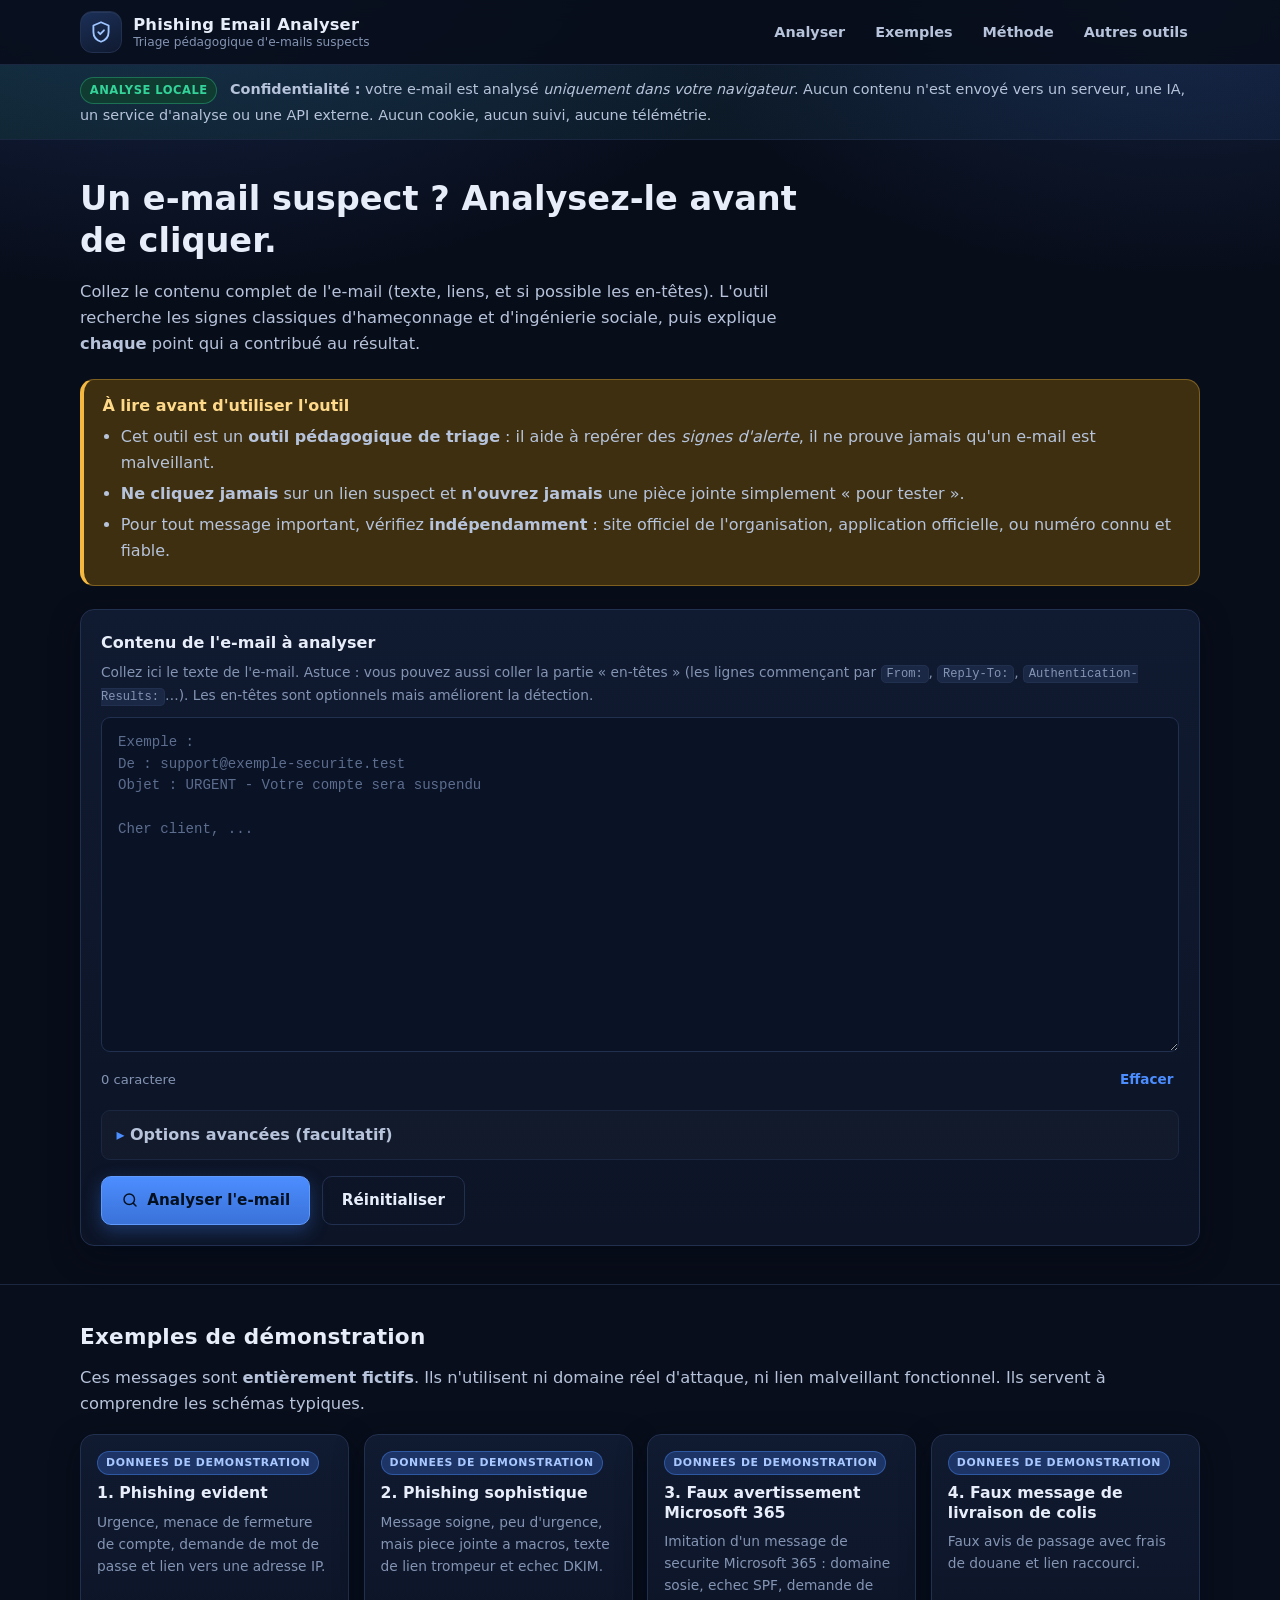
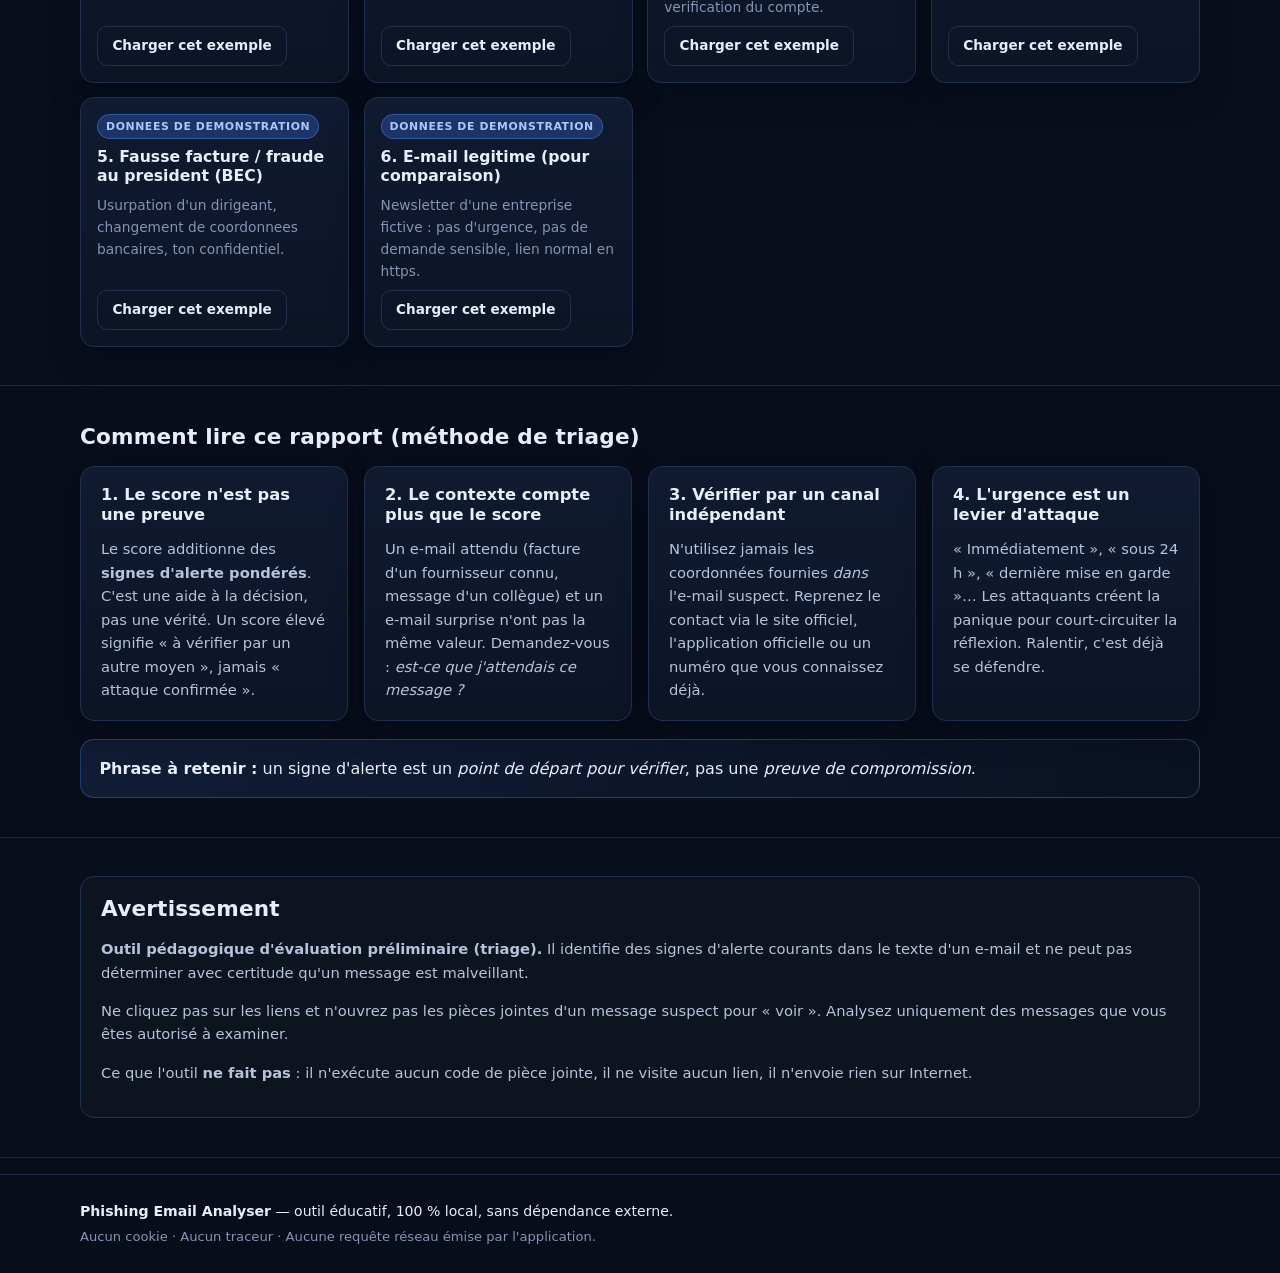
<file: standalone/Phishing-Email-Analyser.html>
<!DOCTYPE html>
<html lang="fr">
<head>
<meta charset="UTF-8">
<meta name="viewport" content="width=device-width, initial-scale=1.0">
<!-- Version autonome : un seul fichier, aucune dependance -->
<title>Phishing Email Analyser — Analyse locale d'e-mails suspects</title>
<meta name="description" content="Outil pédagogique d'analyse d'e-mails de phishing. Analyse 100% locale dans le navigateur, aucune donnée envoyée.">
<style>
/* ============================================================
   Phishing Email Analyser — feuille de style
   Thème sombre « cybersécurité professionnel ».
   Aucune ressource externe (police, image, CDN) : tout est local.
   ============================================================ */

:root{
  --bg:#080d1a;
  --bg-soft:#0c1426;
  --surface:#101a30;
  --surface-2:#14203a;
  --surface-3:#1a2846;
  --border:#22304f;
  --border-soft:#1b2740;
  --text:#e7edf9;
  --text-dim:#b6c3da;
  --muted:#8494b3;
  --accent:#4c8dff;
  --accent-soft:#1d3566;
  --ok:#34d399;
  --ok-soft:#0f3b30;
  --low:#38bdf8;
  --warn:#f5b942;
  --warn-soft:#3d2f10;
  --danger:#ff5d6c;
  --danger-soft:#3d1620;
  --radius:14px;
  --radius-sm:9px;
  --shadow:0 10px 30px rgba(2,8,20,.45);
  --mono:ui-monospace,SFMono-Regular,Menlo,Consolas,"Liberation Mono",monospace;
  --sans:system-ui,-apple-system,"Segoe UI",Roboto,Helvetica,Arial,sans-serif;
}

*,*::before,*::after{box-sizing:border-box}

html{scroll-behavior:smooth}

body{
  margin:0;
  font-family:var(--sans);
  font-size:16px;
  line-height:1.6;
  color:var(--text);
  background:
    radial-gradient(1100px 600px at 12% -8%, #16264a 0%, transparent 60%),
    radial-gradient(900px 500px at 92% 0%, #12203c 0%, transparent 55%),
    var(--bg);
  background-attachment:fixed;
  -webkit-font-smoothing:antialiased;
}

h1,h2,h3{line-height:1.25;margin:0 0 .5em}
p{margin:0 0 1em}
a{color:var(--accent)}

code{
  font-family:var(--mono);
  font-size:.88em;
  background:var(--surface-3);
  border:1px solid var(--border);
  border-radius:5px;
  padding:.1em .4em;
}

.wrap{width:min(1120px,92vw);margin-inline:auto}

.visually-hidden{
  position:absolute!important;width:1px;height:1px;padding:0;margin:-1px;
  overflow:hidden;clip:rect(0 0 0 0);white-space:nowrap;border:0;
}

.skip-link{
  position:absolute;left:-999px;top:0;z-index:100;
  background:var(--accent);color:#04101f;padding:.7em 1.1em;
  border-radius:0 0 var(--radius-sm) 0;font-weight:700;text-decoration:none;
}
.skip-link:focus{left:0}

/* ---------- Focus visible (accessibilité clavier) ---------- */
:focus-visible{
  outline:3px solid #8ab6ff;
  outline-offset:2px;
  border-radius:6px;
}

/* ============================ EN-TÊTE ============================ */
.site-header{
  position:sticky;top:0;z-index:50;
  background:rgba(8,13,26,.86);
  backdrop-filter:blur(10px);
  border-bottom:1px solid var(--border-soft);
}
.header-inner{
  display:flex;align-items:center;justify-content:space-between;
  gap:1rem;padding:.7rem 0;flex-wrap:wrap;
}
.brand{display:flex;align-items:center;gap:.7rem}
.brand-mark{
  display:grid;place-items:center;
  width:42px;height:42px;border-radius:12px;
  color:#9ec5ff;
  background:linear-gradient(160deg,#1b2f57,#101a30);
  border:1px solid var(--border);
  box-shadow:inset 0 1px 0 rgba(255,255,255,.06);
}
.brand-text{display:flex;flex-direction:column;line-height:1.2}
.brand-text strong{font-size:1.02rem;letter-spacing:.2px}
.brand-text small{color:var(--muted);font-size:.76rem}

.site-nav{display:flex;gap:.35rem;flex-wrap:wrap}
.site-nav a{
  color:var(--text-dim);text-decoration:none;font-size:.9rem;font-weight:600;
  padding:.45rem .7rem;border-radius:8px;border:1px solid transparent;
}
.site-nav a:hover{color:#fff;background:var(--surface-2);border-color:var(--border)}

/* ==================== BANDEAU CONFIDENTIALITÉ ==================== */
.privacy-banner{
  background:linear-gradient(90deg,rgba(52,211,153,.09),rgba(76,141,255,.07));
  border-bottom:1px solid var(--border-soft);
}
.privacy-banner p{
  margin:0;padding:.75rem 0;font-size:.9rem;color:var(--text-dim);
}
.pill{
  display:inline-block;font-size:.72rem;font-weight:800;letter-spacing:.5px;
  text-transform:uppercase;padding:.18rem .55rem;border-radius:999px;
  margin-right:.5rem;vertical-align:middle;
}
.pill-ok{background:var(--ok-soft);color:var(--ok);border:1px solid rgba(52,211,153,.35)}

/* ============================ SECTIONS ============================ */
.section{padding:2.4rem 0}
.section-alt{background:rgba(9,15,29,.55);border-block:1px solid var(--border-soft)}
.section-title{font-size:1.35rem;margin-bottom:.9rem;letter-spacing:.2px}
.hero{max-width:760px;margin-bottom:1.4rem}
.hero h1{font-size:clamp(1.5rem,3.4vw,2.1rem)}
.lead{color:var(--text-dim);font-size:1.02rem}
.muted{color:var(--muted)}
.empty-note{color:var(--muted);font-style:italic}

/* ===================== ENCADRÉS / CARTES ===================== */
.warn-box{
  background:var(--warn-soft);
  border:1px solid rgba(245,185,66,.35);
  border-left:4px solid var(--warn);
  border-radius:var(--radius);
  padding:1rem 1.15rem;margin-bottom:1.4rem;
}
.warn-title{font-size:1rem;margin:0 0 .5rem;color:#ffd98a}
.warn-box ul{margin:0;padding-left:1.15rem;color:var(--text-dim)}
.warn-box li{margin-bottom:.35rem}

.panel{
  background:linear-gradient(180deg,var(--surface),var(--bg-soft));
  border:1px solid var(--border);
  border-radius:var(--radius);
  box-shadow:var(--shadow);
  padding:1.25rem;
}

.card{
  background:linear-gradient(180deg,var(--surface),var(--bg-soft));
  border:1px solid var(--border);
  border-radius:var(--radius);
  padding:1.15rem 1.25rem;
  box-shadow:var(--shadow);
}
.card + .card{margin-top:1.1rem}
.card-title{
  display:flex;align-items:center;gap:.55rem;
  font-size:1.02rem;margin:0 0 .7rem;
}
.title-ico{
  display:grid;place-items:center;width:24px;height:24px;flex:0 0 24px;
  border-radius:7px;background:var(--surface-3);border:1px solid var(--border);
  font-size:.8rem;color:#9ec5ff;
}

/* ===================== FORMULAIRE ===================== */
.field{margin-bottom:1rem}
.field label{display:block;font-weight:700;margin-bottom:.35rem}
.hint{color:var(--muted);font-size:.86rem;margin:0 0 .6rem}
textarea{
  width:100%;min-height:230px;resize:vertical;
  font-family:var(--mono);font-size:.88rem;line-height:1.55;
  color:var(--text);background:#0a1226;
  border:1px solid var(--border);border-radius:var(--radius-sm);
  padding:.85rem 1rem;
}
textarea::placeholder{color:#5c6d8e}
.textarea-meta{
  display:flex;justify-content:space-between;align-items:center;
  margin-top:.4rem;font-size:.82rem;color:var(--muted);
}
.link-btn{
  background:none;border:0;color:var(--accent);cursor:pointer;
  font:inherit;font-size:.85rem;font-weight:600;padding:.2rem .35rem;border-radius:6px;
}
.link-btn:hover{background:var(--surface-2);text-decoration:underline}

.advanced{
  border:1px solid var(--border-soft);border-radius:var(--radius-sm);
  background:rgba(255,255,255,.02);margin-bottom:1rem;
}
.advanced summary{
  cursor:pointer;padding:.7rem .9rem;font-weight:600;color:var(--text-dim);
  list-style:none;
}
.advanced summary::-webkit-details-marker{display:none}
.advanced summary::before{content:"▸ ";color:var(--accent)}
.advanced[open] summary::before{content:"▾ "}
.advanced-body{padding:0 .9rem .9rem;display:grid;gap:.5rem}
.check{display:flex;align-items:flex-start;gap:.6rem;font-size:.9rem;color:var(--text-dim);cursor:pointer}
.check input{margin-top:.25rem;accent-color:var(--accent);width:17px;height:17px;flex:0 0 auto}

.actions{display:flex;gap:.7rem;flex-wrap:wrap;align-items:center}
.btn{
  display:inline-flex;align-items:center;gap:.5rem;
  font:inherit;font-weight:700;font-size:.95rem;
  padding:.72rem 1.2rem;border-radius:10px;cursor:pointer;
  border:1px solid var(--border);background:var(--surface-2);color:var(--text);
  transition:transform .08s ease, background .15s ease, border-color .15s ease;
}
.btn:hover{background:var(--surface-3);border-color:#31436b}
.btn:active{transform:translateY(1px)}
.btn-primary{
  background:linear-gradient(180deg,#4c8dff,#3a72d8);
  border-color:#5f9bff;color:#04101f;
  box-shadow:0 6px 18px rgba(60,120,230,.35);
}
.btn-primary:hover{background:linear-gradient(180deg,#5d99ff,#4480e6)}
.btn-ghost{background:transparent}
.btn-icon{display:grid;place-items:center}

.form-error{
  margin:.8rem 0 0;padding:.6rem .8rem;border-radius:8px;
  background:var(--danger-soft);border:1px solid rgba(255,93,108,.4);
  color:#ffb3ba;font-size:.9rem;
}


/* ===================== RÉSULTATS : SCORE ===================== */
#results{scroll-margin-top:80px}
.score-grid{display:grid;grid-template-columns:minmax(280px,1fr) minmax(280px,1fr);gap:1.1rem}
@media (max-width:760px){.score-grid{grid-template-columns:1fr}}

.score-card{display:flex;flex-direction:column;align-items:center;text-align:center}
.gauge-wrap{position:relative;width:min(260px,70%);margin-top:.4rem}
.gauge{width:100%;height:auto;display:block}
.gauge-track{fill:none;stroke:var(--surface-3);stroke-width:14;stroke-linecap:round}
.gauge-fill{
  fill:none;stroke:var(--ok);stroke-width:14;stroke-linecap:round;
  stroke-dasharray:252;stroke-dashoffset:252;
  transition:stroke-dashoffset .7s cubic-bezier(.4,0,.2,1), stroke .4s ease;
}
.gauge-center{
  position:absolute;left:50%;bottom:2%;transform:translateX(-50%);
  display:flex;align-items:baseline;gap:.3rem;
}
.gauge-value{font-size:2.7rem;font-weight:800;letter-spacing:-1px;line-height:1}
.gauge-max{color:var(--muted);font-size:.95rem}
.score-caption{margin:.5rem 0 .2rem;color:var(--muted);font-size:.85rem;text-transform:uppercase;letter-spacing:1px}

.classif{
  display:inline-flex;align-items:center;gap:.5rem;
  padding:.45rem .95rem;border-radius:999px;font-weight:800;font-size:.95rem;
  border:1px solid var(--border);background:var(--surface-2);margin:.5rem 0 .3rem;
}
.classif-dot{width:11px;height:11px;border-radius:50%;background:var(--muted);flex:0 0 11px}
.classif.is-low{background:var(--ok-soft);border-color:rgba(52,211,153,.4);color:#8ef0cd}
.classif.is-low .classif-dot{background:var(--ok)}
.classif.is-suspect{background:var(--warn-soft);border-color:rgba(245,185,66,.4);color:#ffd98a}
.classif.is-suspect .classif-dot{background:var(--warn)}
.classif.is-high{background:var(--danger-soft);border-color:rgba(255,93,108,.45);color:#ffb3ba}
.classif.is-high .classif-dot{background:var(--danger)}
.score-note{color:var(--muted);font-size:.88rem;margin:.3rem 0 0}

/* ===================== STATS ===================== */
.stat-list{list-style:none;margin:0;padding:0}
.stat-list li{
  display:flex;justify-content:space-between;gap:1rem;
  padding:.5rem 0;border-bottom:1px dashed var(--border-soft);
}
.stat-list li:last-child{border-bottom:0}
.stat-label{color:var(--text-dim);font-size:.92rem}
.stat-val{font-weight:800;font-variant-numeric:tabular-nums}

/* ===================== RECOMMANDATIONS ===================== */
.rec-card{border-color:rgba(76,141,255,.35)}
.rec-list{margin:0;padding-left:1.2rem}
.rec-list li{margin-bottom:.45rem;color:var(--text-dim)}

/* ===================== INDICATEURS ===================== */
.indicators{display:grid;gap:.8rem;margin-top:.8rem}
.indicator{
  border:1px solid var(--border);border-left-width:5px;
  border-radius:var(--radius-sm);
  background:var(--surface-2);
  padding:.85rem 1rem;
}
.indicator.sev-high{border-left-color:var(--danger);background:linear-gradient(90deg,rgba(255,93,108,.10),var(--surface-2) 40%)}
.indicator.sev-medium{border-left-color:var(--warn);background:linear-gradient(90deg,rgba(245,185,66,.09),var(--surface-2) 40%)}
.indicator.sev-low{border-left-color:var(--low);background:linear-gradient(90deg,rgba(56,189,248,.08),var(--surface-2) 40%)}
.indicator.sev-info{border-left-color:var(--muted)}
.ind-head{display:flex;align-items:center;gap:.6rem;flex-wrap:wrap;margin-bottom:.35rem}
.ind-title{font-weight:800;font-size:.98rem}
.ind-weight{
  margin-left:auto;font-family:var(--mono);font-size:.8rem;font-weight:700;
  background:var(--surface-3);border:1px solid var(--border);
  padding:.12rem .5rem;border-radius:999px;color:#9ec5ff;
}
.sev-tag{
  font-size:.68rem;font-weight:800;text-transform:uppercase;letter-spacing:.6px;
  padding:.15rem .5rem;border-radius:999px;border:1px solid var(--border);
}
.sev-tag.high{background:var(--danger-soft);color:#ffb3ba;border-color:rgba(255,93,108,.4)}
.sev-tag.medium{background:var(--warn-soft);color:#ffd98a;border-color:rgba(245,185,66,.4)}
.sev-tag.low{background:rgba(56,189,248,.12);color:#a5e4ff;border-color:rgba(56,189,248,.4)}
.sev-tag.info{background:var(--surface-3);color:var(--muted)}
.ind-block{margin:.45rem 0 0}
.ind-block h4{
  margin:0 0 .2rem;font-size:.78rem;text-transform:uppercase;
  letter-spacing:.7px;color:var(--muted);font-weight:800;
}
.ind-block p{margin:0;color:var(--text-dim);font-size:.9rem}
.evidence{
  list-style:none;margin:.25rem 0 0;padding:0;
  font-family:var(--mono);font-size:.82rem;
}
.evidence li{
  background:#0a1226;border:1px solid var(--border-soft);border-radius:6px;
  padding:.32rem .55rem;margin-bottom:.3rem;color:#cfe0ff;
  overflow-wrap:anywhere;
}


/* ===================== TABLEAUX ===================== */
.table-scroll{overflow-x:auto;border:1px solid var(--border-soft);border-radius:var(--radius-sm);margin-top:.6rem}
.data-table{width:100%;border-collapse:collapse;font-size:.88rem;min-width:520px}
.data-table th,.data-table td{
  text-align:left;padding:.6rem .75rem;border-bottom:1px solid var(--border-soft);
  vertical-align:top;
}
.data-table thead th{
  background:var(--surface-3);color:var(--text-dim);
  font-size:.76rem;text-transform:uppercase;letter-spacing:.6px;
  position:sticky;top:0;
}
.data-table tbody tr:last-child td{border-bottom:0}
.data-table td.url{font-family:var(--mono);font-size:.82rem;overflow-wrap:anywhere;max-width:420px}
.data-table tr.row-bad{background:rgba(255,93,108,.07)}
.data-table tr.row-warn{background:rgba(245,185,66,.07)}
.tag{
  display:inline-block;font-size:.7rem;font-weight:800;letter-spacing:.4px;
  padding:.12rem .45rem;border-radius:999px;border:1px solid var(--border);
  background:var(--surface-3);color:var(--text-dim);white-space:nowrap;
}
.tag.bad{background:var(--danger-soft);color:#ffb3ba;border-color:rgba(255,93,108,.4)}
.tag.warn{background:var(--warn-soft);color:#ffd98a;border-color:rgba(245,185,66,.4)}
.tag.ok{background:var(--ok-soft);color:#8ef0cd;border-color:rgba(52,211,153,.35)}

/* ===================== EXEMPLES ===================== */
.sample-grid{display:grid;grid-template-columns:repeat(auto-fit,minmax(255px,1fr));gap:.9rem;margin-top:1rem}
.sample-card{
  display:flex;flex-direction:column;gap:.5rem;
  background:linear-gradient(180deg,var(--surface),var(--bg-soft));
  border:1px solid var(--border);border-radius:var(--radius);padding:1rem;
  box-shadow:var(--shadow);
}
.sample-card h3{margin:0;font-size:.98rem}
.sample-card p{margin:0;color:var(--muted);font-size:.86rem;flex:1}
.sample-card .btn{align-self:flex-start;font-size:.85rem;padding:.5rem .9rem}
.demo-badge{
  align-self:flex-start;font-size:.68rem;font-weight:800;letter-spacing:.6px;
  text-transform:uppercase;background:var(--accent-soft);color:#a9c8ff;
  border:1px solid rgba(76,141,255,.4);border-radius:999px;padding:.15rem .5rem;
}

/* ===================== MÉTHODE / DIVERS ===================== */
.method-grid{display:grid;grid-template-columns:repeat(auto-fit,minmax(250px,1fr));gap:1rem}
.method-grid .card + .card{margin-top:0}
.method-grid p{margin:0;color:var(--text-dim);font-size:.92rem}
.callout{
  margin-top:1.1rem;padding:1rem 1.15rem;border-radius:var(--radius);
  background:linear-gradient(90deg,rgba(76,141,255,.12),rgba(76,141,255,.04));
  border:1px solid rgba(76,141,255,.35);
}
.callout p{margin:0}

.disclaimer{
  border:1px solid var(--border);border-radius:var(--radius);
  padding:1.15rem 1.25rem;background:rgba(255,255,255,.02);
}
.disclaimer p{color:var(--text-dim);font-size:.92rem}

.site-footer{border-top:1px solid var(--border-soft);padding:1.4rem 0;margin-top:1rem}
.footer-inner p{margin:.2rem 0;font-size:.88rem}
.footer-inner .muted{font-size:.82rem}

/* ===================== RESPONSIVE ===================== */
@media (max-width:640px){
  .section{padding:1.7rem 0}
  .header-inner{padding:.6rem 0}
  .site-nav a{padding:.4rem .55rem;font-size:.85rem}
  .panel,.card{padding:1rem}
  .btn{width:100%;justify-content:center}
  .actions{flex-direction:column;align-items:stretch}
  .sample-card .btn{width:100%}
  .gauge-value{font-size:2.2rem}
}

@media print{
  body{background:#fff;color:#000}
  .site-header,.site-nav,.actions,.advanced,.sample-grid,.skip-link{display:none}
}

@media (prefers-reduced-motion:reduce){
  *{animation:none!important;transition:none!important}
  html{scroll-behavior:auto}
}


</style>
</head>
<body>

<a class="skip-link" href="#main">Aller au contenu principal</a>

<header class="site-header">
  <div class="wrap header-inner">
    <div class="brand">
      <span class="brand-mark" aria-hidden="true">
        <svg viewBox="0 0 24 24" width="26" height="26" fill="none" stroke="currentColor" stroke-width="1.7" stroke-linecap="round" stroke-linejoin="round">
          <path d="M12 3l7 3v6c0 4.2-2.9 7.6-7 9-4.1-1.4-7-4.8-7-9V6l7-3z"/>
          <path d="M9.5 12.2l1.8 1.8 3.4-3.6"/>
        </svg>
      </span>
      <span class="brand-text">
        <strong>Phishing Email Analyser</strong>
        <small>Triage pédagogique d'e-mails suspects</small>
      </span>
    </div>
    <nav class="site-nav" aria-label="Navigation principale">
      <a href="#analyser">Analyser</a>
      <a href="#samples">Exemples</a>
      <a href="#methode">Méthode</a>
      <a href="index.html">Autres outils</a>
    </nav>
  </div>
</header>

<main id="main">

  <section class="privacy-banner" aria-label="Avis de confidentialité">
    <div class="wrap">
      <p>
        <span class="pill pill-ok">Analyse locale</span>
        <strong>Confidentialité :</strong> votre e-mail est analysé <em>uniquement dans votre navigateur</em>.
        Aucun contenu n'est envoyé vers un serveur, une IA, un service d'analyse ou une API externe.
        Aucun cookie, aucun suivi, aucune télémétrie.
      </p>
    </div>
  </section>

  <section id="analyser" class="section">
    <div class="wrap">
      <div class="hero">
        <h1>Un e-mail suspect ? Analysez-le avant de cliquer.</h1>
        <p class="lead">
          Collez le contenu complet de l'e-mail (texte, liens, et si possible les en-têtes).
          L'outil recherche les signes classiques d'hameçonnage et d'ingénierie sociale,
          puis explique <strong>chaque</strong> point qui a contribué au résultat.
        </p>
      </div>

      <div class="warn-box" role="note">
        <h2 class="warn-title">À lire avant d'utiliser l'outil</h2>
        <ul>
          <li>Cet outil est un <strong>outil pédagogique de triage</strong> : il aide à repérer des <em>signes d'alerte</em>, il ne prouve jamais qu'un e-mail est malveillant.</li>
          <li><strong>Ne cliquez jamais</strong> sur un lien suspect et <strong>n'ouvrez jamais</strong> une pièce jointe simplement « pour tester ».</li>
          <li>Pour tout message important, vérifiez <strong>indépendamment</strong> : site officiel de l'organisation, application officielle, ou numéro connu et fiable.</li>
        </ul>
      </div>

      <form id="analyse-form" class="panel" novalidate>
        <div class="field">
          <label for="email-input">Contenu de l'e-mail à analyser</label>
          <p class="hint" id="email-hint">
            Collez ici le texte de l'e-mail. Astuce : vous pouvez aussi coller la partie « en-têtes »
            (les lignes commençant par <code>From:</code>, <code>Reply-To:</code>, <code>Authentication-Results:</code>…).
            Les en-têtes sont optionnels mais améliorent la détection.
          </p>
          <textarea id="email-input" name="email" rows="14" spellcheck="false"
            aria-describedby="email-hint"
            placeholder="Exemple :&#10;De : support@exemple-securite.test&#10;Objet : URGENT - Votre compte sera suspendu&#10;&#10;Cher client, ..."></textarea>
          <div class="textarea-meta">
            <span id="char-count">0 caractère</span>
            <button type="button" class="link-btn" id="btn-clear">Effacer</button>
          </div>
        </div>

        <details class="advanced">
          <summary>Options avancées (facultatif)</summary>
          <div class="advanced-body">
            <label class="check">
              <input type="checkbox" id="opt-headers" checked>
              <span>Analyser les en-têtes d'authentification (SPF / DKIM / DMARC) si présents</span>
            </label>
            <label class="check">
              <input type="checkbox" id="opt-links" checked>
              <span>Analyser les liens et détecter les textes de lien trompeurs</span>
            </label>
            <label class="check">
              <input type="checkbox" id="opt-attachments" checked>
              <span>Analyser les noms de pièces jointes mentionnés</span>
            </label>
            <label class="check">
              <input type="checkbox" id="opt-sensitive" checked>
              <span>Afficher aussi les indices faibles (recommandé pour apprendre)</span>
            </label>
          </div>
        </details>

        <div class="actions">
          <button type="submit" class="btn btn-primary" id="btn-analyse">
            <span class="btn-icon" aria-hidden="true">
              <svg viewBox="0 0 24 24" width="18" height="18" fill="none" stroke="currentColor" stroke-width="1.9" stroke-linecap="round" stroke-linejoin="round"><circle cx="11" cy="11" r="7"/><path d="M20 20l-3.5-3.5"/></svg>
            </span>
            Analyser l'e-mail
          </button>
          <button type="reset" class="btn btn-ghost" id="btn-reset">Réinitialiser</button>
        </div>
        <p class="form-error" id="form-error" role="alert" hidden></p>
      </form>
    </div>
  </section>


  <section id="results" class="section" hidden aria-live="polite">
    <div class="wrap">
      <h2 class="section-title">Rapport d'analyse</h2>

      <div class="score-grid">
        <div class="card score-card">
          <div class="gauge-wrap">
            <svg class="gauge" viewBox="0 0 200 120" role="img" aria-labelledby="gauge-title">
              <title id="gauge-title">Score de risque de phishing</title>
              <path class="gauge-track" d="M20 110 A80 80 0 0 1 180 110" />
              <path class="gauge-fill" id="gauge-fill" d="M20 110 A80 80 0 0 1 180 110" />
            </svg>
            <div class="gauge-center">
              <span class="gauge-value" id="score-value">0</span>
              <span class="gauge-max">/ 100</span>
            </div>
          </div>
          <p class="score-caption">Score de risque de phishing</p>
          <div class="classif" id="classification">
            <span class="classif-dot" aria-hidden="true"></span>
            <span class="classif-label" id="classification-label">—</span>
          </div>
          <p class="score-note" id="score-note"></p>
        </div>

        <div class="card stats-card">
          <h3 class="card-title">Synthèse</h3>
          <ul class="stat-list">
            <li><span class="stat-label">Signes d'alerte détectés</span><span class="stat-val" id="stat-indicators">0</span></li>
            <li><span class="stat-label">Liens trouvés</span><span class="stat-val" id="stat-links">0</span></li>
            <li><span class="stat-label">Liens suspects</span><span class="stat-val" id="stat-links-bad">0</span></li>
            <li><span class="stat-label">Pièces jointes citées</span><span class="stat-val" id="stat-attach">0</span></li>
            <li><span class="stat-label">En-têtes d'authentification lus</span><span class="stat-val" id="stat-auth">0</span></li>
            <li><span class="stat-label">Longueur du message</span><span class="stat-val" id="stat-length">0</span></li>
          </ul>
        </div>
      </div>

      <div class="card rec-card">
        <h3 class="card-title">
          <span class="title-ico" aria-hidden="true">✔</span>
          Recommandations
        </h3>
        <ul class="rec-list" id="recommendations"></ul>
      </div>

      <div class="card">
        <h3 class="card-title">
          <span class="title-ico" aria-hidden="true">!</span>
          Détail des signes d'alerte
        </h3>
        <p class="muted">Chaque carte explique <strong>ce qui a été trouvé</strong>, <strong>pourquoi cela compte</strong> et <strong>ce que cela peut être d'autre</strong>.</p>
        <div class="indicators" id="indicators"></div>
        <p class="empty-note" id="no-indicators" hidden>
          Aucun signe d'alerte fort détecté. Cela ne garantit pas qu'un e-mail est sûr :
          restez prudent, surtout si le message est inattendu ou demande une action urgente.
        </p>
      </div>

      <div class="card" id="links-card" hidden>
        <h3 class="card-title">
          <span class="title-ico" aria-hidden="true">&#128279;</span>
          Liens extraits
        </h3>
        <p class="muted">Les liens sont affichés en texte brut et <strong>ne sont jamais cliquables</strong> dans cet outil.</p>
        <div class="table-scroll">
          <table class="data-table">
            <caption class="visually-hidden">Liste des liens détectés dans le message</caption>
            <thead>
              <tr><th scope="col">Lien</th><th scope="col">Texte affiché</th><th scope="col">Analyse</th></tr>
            </thead>
            <tbody id="links-body"></tbody>
          </table>
        </div>
      </div>

      <div class="card" id="headers-card" hidden>
        <h3 class="card-title">
          <span class="title-ico" aria-hidden="true">&#9993;</span>
          En-têtes et authentification
        </h3>
        <div class="table-scroll">
          <table class="data-table">
            <caption class="visually-hidden">Résultat de l'analyse des en-têtes</caption>
            <thead><tr><th scope="col">Élément</th><th scope="col">Valeur observée</th><th scope="col">Interprétation</th></tr></thead>
            <tbody id="headers-body"></tbody>
          </table>
        </div>
      </div>
    </div>
  </section>


  <section id="samples" class="section section-alt">
    <div class="wrap">
      <h2 class="section-title">Exemples de démonstration</h2>
      <p class="lead">
        Ces messages sont <strong>entièrement fictifs</strong>. Ils n'utilisent ni domaine réel
        d'attaque, ni lien malveillant fonctionnel. Ils servent à comprendre les schémas typiques.
      </p>
      <div class="sample-grid" id="sample-grid"></div>
    </div>
  </section>

  <section id="methode" class="section">
    <div class="wrap">
      <h2 class="section-title">Comment lire ce rapport (méthode de triage)</h2>
      <div class="method-grid">
        <div class="card">
          <h3 class="card-title">1. Le score n'est pas une preuve</h3>
          <p>Le score additionne des <strong>signes d'alerte pondérés</strong>. C'est une aide à la décision,
          pas une vérité. Un score élevé signifie « à vérifier par un autre moyen », jamais « attaque confirmée ».</p>
        </div>
        <div class="card">
          <h3 class="card-title">2. Le contexte compte plus que le score</h3>
          <p>Un e-mail attendu (facture d'un fournisseur connu, message d'un collègue) et un e-mail surprise
          n'ont pas la même valeur. Demandez-vous : <em>est-ce que j'attendais ce message ?</em></p>
        </div>
        <div class="card">
          <h3 class="card-title">3. Vérifier par un canal indépendant</h3>
          <p>N'utilisez jamais les coordonnées fournies <em>dans</em> l'e-mail suspect. Reprenez le contact via
          le site officiel, l'application officielle ou un numéro que vous connaissez déjà.</p>
        </div>
        <div class="card">
          <h3 class="card-title">4. L'urgence est un levier d'attaque</h3>
          <p>« Immédiatement », « sous 24 h », « dernière mise en garde »… Les attaquants créent la panique
          pour court-circuiter la réflexion. Ralentir, c'est déjà se défendre.</p>
        </div>
      </div>

      <div class="callout">
        <p><strong>Phrase à retenir :</strong> un signe d'alerte est un <em>point de départ pour vérifier</em>,
        pas une <em>preuve de compromission</em>.</p>
      </div>
    </div>
  </section>

  <section class="section section-alt">
    <div class="wrap">
      <div class="disclaimer">
        <h2 class="section-title">Avertissement</h2>
        <p><strong>Outil pédagogique d'évaluation préliminaire (triage).</strong> Il identifie des signes d'alerte
        courants dans le texte d'un e-mail et ne peut pas déterminer avec certitude qu'un message est malveillant.</p>
        <p>Ne cliquez pas sur les liens et n'ouvrez pas les pièces jointes d'un message suspect pour « voir ».
        Analysez uniquement des messages que vous êtes autorisé à examiner.</p>
        <p>Ce que l'outil <strong>ne fait pas</strong> : il n'exécute aucun code de pièce jointe, il ne visite aucun lien,
        il n'envoie rien sur Internet.</p>
      </div>
    </div>
  </section>

</main>

<footer class="site-footer">
  <div class="wrap footer-inner">
    <p><strong>Phishing Email Analyser</strong> — outil éducatif, 100 % local, sans dépendance externe.</p>
    <p class="muted">Aucun cookie · Aucun traceur · Aucune requête réseau émise par l'application.</p>
  </div>
</footer>

<script>
/* ============================================================================
   Phishing Email Analyser — moteur d'analyse local
   ----------------------------------------------------------------------------
   PRINCIPE : tout se passe dans le navigateur. Aucune fonction de ce fichier
   n'effectue de requête réseau (pas de fetch, pas de XMLHttpRequest, pas de
   WebSocket, pas de balise distante). Aucun cookie n'est écrit.

   ARCHITECTURE EN 3 COUCHES :
     1) DETECTION  : des "règles" qui cherchent des signes d'alerte dans le texte.
     2) SCORING    : chaque règle a un POIDS fixe et visible, on additionne.
     3) RENDU      : affichage du rapport dans la page (fonctions pures + DOM).

   Chaque règle renvoie :
     - ce qu'elle a trouvé (preuves observées),
     - pourquoi cela peut compter,
     - ce que cela pourrait être d'autre (explication bénigne).
   ============================================================================ */

'use strict';

/* ---------------------------------------------------------------------------
   BARÈMES DE CLASSIFICATION (score 0-100)
   Volontairement simples et affichés à l'utilisateur.
   --------------------------------------------------------------------------- */
const THRESHOLDS = { suspect: 25, high: 60 };

const CLASSIFICATIONS = [
  { max: 24, key: 'low',     label: 'Faible risque',  css: 'is-low',
    note: "Peu de signes d'alerte détectés. Cela ne garantit pas que l'e-mail est sûr : jugez aussi le contexte (attendu ou non, expéditeur connu)." },
  { max: 59, key: 'suspect', label: 'Suspect',        css: 'is-suspect',
    note: "Plusieurs signes d'alerte sont présents. Ne cliquez sur rien et vérifiez l'expéditeur par un autre canal avant d'agir." },
  { max: 100, key: 'high',   label: 'Risque élevé',   css: 'is-high',
    note: "Le message cumule de nombreux signes d'alerte typiques du hameçonnage. Ne répondez pas, ne cliquez pas, ne payez pas. Vérifiez par un canal indépendant et signalez-le." }
];

function classify(score) {
  for (const c of CLASSIFICATIONS) if (score <= c.max) return c;
  return CLASSIFICATIONS[CLASSIFICATIONS.length - 1];
}

/* ---------------------------------------------------------------------------
   OUTILS INTERNES
   --------------------------------------------------------------------------- */
function uniq(arr) { return Array.from(new Set(arr)); }

function escapeHtml(str) {
  return String(str)
    .replace(/&/g, '&amp;')
    .replace(/</g, '&lt;')
    .replace(/>/g, '&gt;')
    .replace(/"/g, '&quot;')
    .replace(/'/g, '&#39;');
}

/** Récupère un extrait lisible autour d'une correspondance. */
function snippet(text, index, length) {
  const start = Math.max(0, index - 34);
  const end = Math.min(text.length, index + length + 34);
  let s = text.slice(start, end).replace(/\s+/g, ' ').trim();
  if (start > 0) s = '… ' + s;
  if (end < text.length) s = s + ' …';
  return s;
}

/** Cherche toutes les correspondances d'une liste de motifs dans le texte. */
function matchAll(text, patterns, limit) {
  const found = [];
  for (const re of patterns) {
    const rx = new RegExp(re.source, re.flags.includes('g') ? re.flags : re.flags + 'g');
    let m;
    while ((m = rx.exec(text)) !== null) {
      found.push({ match: m[0], index: m.index, length: m[0].length });
      if (m.index === rx.lastIndex) rx.lastIndex++;
      if (limit && found.length >= limit) return found;
    }
  }
  return found;
}

/* ---------------------------------------------------------------------------
   EXTRACTION DES LIENS
   On repère 3 formes :
     - les liens "markdown"      : [texte affiché](https://exemple.test)
     - les liens "HTML"          : <a href="https://exemple.test">texte</a>
     - les liens "en clair"      : https://exemple.test/chemin
   On ne visite JAMAIS ces liens : on les lit comme du simple texte.
   --------------------------------------------------------------------------- */
const URL_RE = /\bhttps?:\/\/[^\s<>"'\)\]]+/gi;

function extractLinks(texte) {
  const text = String(texte == null ? '' : texte);
  const links = [];
  const index = new Map();   /* url -> position dans links */

  /* Un meme lien peut apparaitre sous plusieurs formes :
     [texte](url), <a href="url">texte</a> et url en clair.
     On ne le garde qu'UNE fois, mais on conserve le texte affiche s'il existe. */
  const push = (url, displayText) => {
    const clean = String(url || '').replace(/[.,;:]+$/, '').trim();
    if (!clean) return;
    const texteAffiche = String(displayText || '').trim();
    if (index.has(clean)) {
      const dejaLa = links[index.get(clean)];
      if (!dejaLa.text && texteAffiche) dejaLa.text = texteAffiche;
      return;
    }
    index.set(clean, links.length);
    links.push({ url: clean, text: texteAffiche });
  };

  /* 1) Markdown : [texte](url) */
  const mdRe = /\[([^\]]{1,200})\]\(\s*(https?:\/\/[^\s)]{1,2000})\s*\)/gi;
  let m;
  while ((m = mdRe.exec(text)) !== null) push(m[2], m[1]);

  /* 2) HTML : <a href="url">texte</a>
     Parcours lineaire avec indexOf, et non une expression reguliere.
     Une regex du type <a[^>]*href... est quadratique : sur un texte contenant
     beaucoup de "<a" sans chevron fermant, elle faisait geler la page plus de
     30 secondes. Ce parcours reste proportionnel a la taille du texte. */
  const minuscules = text.toLowerCase();
  let i = 0;
  let securite = 0;
  while (securite++ < 20000) {
    const debut = minuscules.indexOf('<a', i);
    if (debut === -1) break;
    const finBalise = text.indexOf('>', debut);
    if (finBalise === -1) break;
    const balise = text.slice(debut, finBalise + 1);
    const href = /href\s*=\s*["']([^"']{1,2000})["']/i.exec(balise);
    const finLien = minuscules.indexOf('</a>', finBalise);
    if (href) {
      const label = finLien === -1 ? '' : text.slice(finBalise + 1, finLien).replace(/<[^>]*>/g, '').trim();
      push(href[1], label);
    }
    i = finLien === -1 ? finBalise + 1 : finLien + 4;
  }

  /* 3) Liens en clair */
  URL_RE.lastIndex = 0;
  while ((m = URL_RE.exec(text)) !== null) push(m[0], '');

  return links;
}

/** Domaine d'un hôte, en minuscules, sans "www.". */
function hostOf(url) {
  try {
    const u = new URL(url);
    return u.hostname.toLowerCase();
  } catch (e) {
    const m = /^https?:\/\/([^\/?#]+)/i.exec(url);
    return m ? m[1].toLowerCase() : '';
  }
}

function isIpHost(host) {
  return /^\d{1,3}(\.\d{1,3}){3}$/.test(host);
}

/* Raccourcisseurs reconnus. Les deux derniers sont FICTIFS et en .test :
   ils servent uniquement aux e-mails de demonstration, pour ne jamais citer
   un service reel dans les exemples. Les vrais raccourcisseurs restent
   bien sur detectes dans les messages analyses par l'utilisateur. */
const SHORTENERS = ['bit.ly','tinyurl.com','t.co','goo.gl','ow.ly','is.gd','buff.ly',
  'cutt.ly','rb.gy','shorturl.at','rebrand.ly','tiny.cc','lnkd.in','surl.li','shorte.st',
  'adf.ly','bl.ink','clck.ru','v.gd','qr.ae','u.to','x.co','mcaf.ee','po.st','trib.al',
  'lien-court.test','raccourci.test'];

const RISKY_TLDS = ['zip','mov','xyz','top','club','work','click','link','country','gq','tk',
  'ml','cf','ga','rest','cam','surf','bar','quest','monster','cyou','buzz','icu','lol','fit',
  'support','live','online','site','shop','store','info','pw','cc','su','ru','cn','ws','tk'];

/* ---------------------------------------------------------------------------
   DETECTION DES DOMAINES SOSIES ("typosquatting")
   Un attaquant remplace une lettre par un chiffre ou ajoute un mot :
   "micros0ft" (zero a la place du o), "paypa1", "app1e-support"... Le but est
   d'obtenir un domaine qui ressemble a une marque connue et inspire confiance.
   --------------------------------------------------------------------------- */
const BRANDS = ['microsoft','windows','office','outlook','onedrive','apple','icloud',
  'google','gmail','android','paypal','amazon','netflix','facebook','instagram','whatsapp',
  'linkedin','dropbox','adobe','docusign','orange','sfr','bouygues','laposte',
  'chronopost','colissimo','dhl','fedex','mondialrelay','bnpparibas','societegenerale',
  'creditagricole','lcl','caisse-epargne','banquepopulaire','creditmutuel','impots','ameli',
  'cpam','urssaf','revolut','binance','coinbase','ledger','metamask'];

function normaliseBrandToken(host) {
  return String(host || '').toLowerCase()
    .replace(/0/g, 'o').replace(/1/g, 'l').replace(/3/g, 'e')
    .replace(/4/g, 'a').replace(/5/g, 's').replace(/7/g, 't').replace(/8/g, 'b')
    .replace(/[^a-z]/g, '');
}

/** Renvoie la marque imitee si le domaine y ressemble, sinon null. */
function lookalikeBrand(host) {
  if (!host) return null;
  const parts = String(host).toLowerCase().split('.');
  const base = parts.length > 2 ? parts[parts.length - 2] : parts[0];
  const flat = normaliseBrandToken(parts.slice(0, -1).join(''));
  for (const b of BRANDS) {
    const brand = b.replace(/[^a-z]/g, '');
    if (brand.length < 4) continue;
    if (flat.includes(brand) && normaliseBrandToken(base) !== brand) return b;
  }
  return null;
}

const EXEC_EXT = ['exe','scr','js','jse','vbs','vbe','bat','cmd','com','pif','msi','msp','cpl',
  'hta','jar','lnk','reg','wsf','wsh','ps1','psm1','iso','img','vhd','vmdk','dll','apk','app',
  'docm','xlsm','pptm','dotm','xlam','svg','htm','html','hta'];

const UNUSUAL_EXT = ['zip','rar','7z','gz','tar','ace','cab','arj','lzh','iso','img','dmg',
  'docm','xlsm','pptm','svg','hta','html','htm','js','wsf','vbs','bat','cmd','ps1','scr','jar'];

/** Analyse un lien et renvoie une liste d'anomalies. */
function analyseLink(url) {
  const host = hostOf(url);
  const issues = [];
  if (!host) return { host, issues, bad: false, severity: 'info' };

  const lowerUrl = url.toLowerCase();
  const labels = host.split('.');

  if (isIpHost(host)) {
    issues.push("L'adresse du lien est une adresse IP brute, pas un nom de domaine.");
  }
  if (SHORTENERS.includes(host) || SHORTENERS.some(s => host.endsWith('.' + s))) {
    issues.push("Service de raccourcissement de lien : la destination réelle est masquée.");
  }
  if (host.startsWith('xn--') || host.includes('.xn--')) {
    issues.push("Nom de domaine « punycode » (xn--) : peut imiter visuellement un domaine connu.");
  }
  if (lowerUrl.includes('@') && /https?:\/\/[^\/]*@/.test(lowerUrl)) {
    issues.push("Le lien contient un « @ » : tout ce qui précède peut être un leurre (astuce classique).");
  }
  if (labels.length >= 4) {
    issues.push("Domaine avec de nombreux sous-niveaux (" + labels.length + ") : structure souvent utilisée pour tromper.");
  }
  const tld = labels[labels.length - 1];
  if (RISKY_TLDS.includes(tld)) {
    issues.push("Extension de domaine peu fiable ou fréquemment abusée : ." + tld);
  }
  if (host.split('-').length >= 3) {
    issues.push("Domaine contenant de nombreux tirets : typique des domaines imitant une marque.");
  }
  if (/^http:\/\//i.test(url)) {
    issues.push("Lien non chiffré (http://) : les données saisies pourraient être interceptées.");
  }
  if (/\d{3,}/.test(labels[0] || '')) {
    issues.push("Nom d'hôte contenant une longue suite de chiffres.");
  }
  if (/(login|connexion|signin|verify|verification|secure|securite|account|compte|update|mise-a-jour|password|mot-de-passe|wallet|facture|invoice|payment|paiement)/i.test(lowerUrl)) {
    issues.push("Le chemin du lien contient des mots-clés d'authentification ou de paiement (login, verify, payment…).");
  }

  return { host, issues, bad: issues.length > 0, severity: issues.length >= 2 ? 'high' : 'medium' };
}

/** Détecte un texte de lien trompeur : le texte affiché ressemble à un domaine
    différent de celui vers lequel le lien pointe réellement. */
function detectMisleadingLink(link) {
  const text = (link.text || '').trim();
  if (!text) return null;
  const looksLikeDomain = /^[a-z0-9][a-z0-9.-]*\.[a-z]{2,}(\/\S*)?$/i.test(text.replace(/^https?:\/\//i, ''));
  if (!looksLikeDomain) return null;
  const shownHost = hostOf('http://' + text.replace(/^https?:\/\//i, ''));
  const realHost = hostOf(link.url);
  if (!shownHost || !realHost) return null;
  const base = h => h.split('.').slice(-2).join('.');
  if (base(shownHost) !== base(realHost)) {
    return { shown: shownHost, real: realHost };
  }
  return null;
}


/* ---------------------------------------------------------------------------
   EN-TÊTES D'E-MAIL (facultatif)
   Un "en-tête" est la partie technique du message, avant le corps. On y trouve
   qui a réellement envoyé le message et si les contrôles SPF / DKIM / DMARC
   ont réussi. Ces contrôles servent à vérifier qu'un expéditeur est bien
   autorisé à envoyer au nom d'un domaine.
   --------------------------------------------------------------------------- */
const HEADER_NAMES = ['from','reply-to','return-path','authentication-results',
  'received-spf','dkim-signature','arc-authentication-results','subject','to','date',
  'message-id','x-mailer','received'];

function parseHeaders(text) {
  const headers = {};
  const lines = text.split(/\r?\n/);
  let current = null;
  for (const line of lines) {
    if (/^\s/.test(line) && current) {
      headers[current] += ' ' + line.trim();           // ligne de continuation
      continue;
    }
    const m = /^([A-Za-z][A-Za-z0-9-]*)\s*:\s*(.*)$/.exec(line);
    if (m && HEADER_NAMES.includes(m[1].toLowerCase())) {
      current = m[1].toLowerCase();
      headers[current] = (headers[current] ? headers[current] + ' ' : '') + m[2].trim();
    } else {
      current = null;
    }
  }
  return headers;
}

function emailDomain(value) {
  /* Analyse MANUELLE volontaire (pas de regex).
     Une expression reguliere du type [A-Za-z0-9._%+-]+@... sur une tres longue
     ligne sans arobase provoque un ralentissement en O(n^2) : sur une en-tete
     de 100 000 caracteres, l'analyse passait de quelques millisecondes a
     plusieurs secondes. Ce parcours lineaire elimine le probleme. */
  const s = String(value || '');
  const at = s.indexOf('@');
  if (at === -1) return '';
  let i = at + 1;
  let out = '';
  while (i < s.length) {
    const c = s.charCodeAt(i);
    const estLettre = (c >= 97 && c <= 122) || (c >= 65 && c <= 90);
    const estChiffre = c >= 48 && c <= 57;
    if (estLettre || estChiffre || c === 45 || c === 46) { out += s[i]; i++; continue; }
    break;
  }
  out = out.toLowerCase().replace(/^[.-]+/, '').replace(/[.-]+$/, '');
  return /\.[a-z]{2,}$/.test(out) ? out : '';
}

function baseDomain(host) {
  if (!host) return '';
  const parts = host.split('.');
  return parts.length <= 2 ? host : parts.slice(-2).join('.');
}

/** Lit un en-tête d'authentification et renvoie le verdict SPF/DKIM/DMARC. */
function authResults(headers) {
  const blob = [headers['authentication-results'], headers['arc-authentication-results'],
    headers['received-spf'], headers['dkim-signature']].filter(Boolean).join(' ').toLowerCase();
  const out = { spf: null, dkim: null, dmarc: null, raw: blob };
  const grab = (mech) => {
    const re = new RegExp(mech + '\\s*=\\s*(pass|fail|softfail|neutral|none|permerror|temperror|policy)', 'i');
    const m = re.exec(blob);
    return m ? m[1].toLowerCase() : null;
  };
  out.spf = grab('spf');
  out.dkim = grab('dkim');
  out.dmarc = grab('dmarc');
  return out;
}

/* ---------------------------------------------------------------------------
   PIÈCES JOINTES
   On ne fait qu'analyser des NOMS de fichiers cités dans le texte
   (ex. "facture.pdf", "Facture_2024.docm"). Aucun fichier n'est ouvert.
   --------------------------------------------------------------------------- */
const ATTACH_RE = /\b([A-Za-z0-9._%+-]{1,60}\.(?:exe|scr|js|jse|vbs|vbe|bat|cmd|com|pif|msi|msp|cpl|hta|jar|lnk|reg|wsf|wsh|ps1|psm1|iso|img|vhd|vmdk|dll|apk|app|docm|xlsm|pptm|dotm|xlam|svg|htm|html|zip|rar|7z|gz|tar|cab|pdf|docx?|xlsx?|pptx?|txt|csv|rtf|eml|msg|dat|bin|xml|json|one|vbs))\b/gi;

function extractAttachments(text) {
  const found = [];
  let m;
  while ((m = ATTACH_RE.exec(text)) !== null) {
    if (!found.some(f => f.toLowerCase() === m[1].toLowerCase())) found.push(m[1]);
  }
  return found;
}

function extOf(name) {
  const m = /\.([A-Za-z0-9]+)$/.exec(name);
  return m ? m[1].toLowerCase() : '';
}

/* ---------------------------------------------------------------------------
   CONTEXTE D'ANALYSE
   On prépare une seule fois toutes les informations utiles, puis chaque règle
   les consulte. Cela évite de recalculer et rend le code lisible.
   --------------------------------------------------------------------------- */
function buildContext(rawText) {
  const text = String(rawText || '');
  const headers = parseHeaders(text);
  const links = extractLinks(text);
  const analysed = links.map(l => Object.assign({}, l, analyseLink(l.url)));
  return {
    text,
    lower: text.toLowerCase(),
    headers,
    links,
    analysed,
    attachments: extractAttachments(text),
    auth: authResults(headers),
    fromDomain: baseDomain(emailDomain(headers['from'] || '')),
    replyToDomain: baseDomain(emailDomain(headers['reply-to'] || '')),
    returnPathDomain: baseDomain(emailDomain(headers['return-path'] || ''))
  };
}


/* ===========================================================================
   LES RÈGLES DE DÉTECTION
   ---------------------------------------------------------------------------
   Chaque règle a un POIDS (weight) fixe et affiché. Le score final est
   simplement la somme des poids des règles déclenchées (plafonné à 100).
   C'est ce qui rend le score "explicable" : rien de caché, pas de hasard.
   =========================================================================== */
const RULES = [

  /* ---------------------------- 1. URGENCE ---------------------------- */
  {
    id: 'urgency', title: "Langage d'urgence ou de pression", severity: 'medium', weight: 12,
    why: "Les messages qui exigent une action immédiate cherchent à empêcher la victime de réfléchir ou de vérifier l'information. C'est l'un des leviers d'ingénierie sociale les plus utilisés.",
    benign: "De vrais messages peuvent être urgents (incident technique, échéance réelle, rappel d'une organisation).",
    detect(ctx) {
      const pats = [
        /\b(?:urgent|urgente|urgence|très urgent|tres urgent|urgence absolue)\b/gi,
        /\b(?:immédiatement|immediatement|dès que possible|des que possible|sans délai|sans delai|sous 24 ?h|dans les 24 heures|dans les 48 heures|dans l'heure|dans les plus brefs délais|dans les plus brefs delais|au plus vite|sans attendre|dès réception|des reception|aujourd'hui même|avant la fin de la journée)\b/gi,
        /\b(?:dernière mise en garde|derniere mise en garde|dernier avertissement|action requise|action immédiate|à faire maintenant|a faire maintenant)\b/gi,
        /\b(?:immediate action|act now|as soon as possible|within 24 hours|final notice|last warning|time sensitive)\b/gi,
        /\b(?:votre compte sera|sera clôturé|sera cloture|clôture imminente|cloture imminente)\b/gi
      ];
      return matchAll(ctx.text, pats, 5).map(h => snippet(ctx.text, h.index, h.length));
    }
  },

  /* ------------- 2. MENACE DE SUSPENSION / FERMETURE ------------------ */
  {
    id: 'suspension', title: "Menace de suspension ou de fermeture de compte", severity: 'medium', weight: 15,
    why: "Menacer de bloquer un accès crée la peur de perdre quelque chose d'important. C'est un schéma très fréquent pour pousser à cliquer vite.",
    benign: "Un fournisseur légitime peut réellement signaler un problème de compte, mais il ne le fait normalement pas via un lien d'urgence inattendu.",
    detect(ctx) {
      const pats = [
        /\b(?:suspendu|suspendue|suspension|désactivé|desactive|désactivée|désactivation|desactivation|verrouillé|verrouille|bloqué|bloque)\b/gi,
        /\b(?:clôture de votre compte|cloture de votre compte|fermeture de votre compte|fermeture définitive|fermeture definitive|compte supprimé|compte supprime)\b/gi,
        /\b(?:restriction(?:s)? de (?:votre|mon) compte|accès restreint|acces restreint|compte compromis)\b/gi,
        /\b(?:will be suspended|account will be closed|will be deactivated|will be terminated|account locked|access restricted)\b/gi
      ];
      return matchAll(ctx.text, pats, 5).map(h => snippet(ctx.text, h.index, h.length));
    }
  },

  /* ------------------- 3. DEMANDE DE MOT DE PASSE --------------------- */
  {
    id: 'password', title: "Demande de mot de passe", severity: 'high', weight: 18,
    why: "Aucun service sérieux ne demande un mot de passe par e-mail. Un mot de passe demandé par message est presque toujours une tentative de vol d'identifiants.",
    benign: "Rare : un outil interne mal conçu ou un message de test. Dans le doute, considérez cette demande comme dangereuse.",
    detect(ctx) {
      const verb = "(?:saisir|saisissez|entrer|entrez|indiquer|indiquez|confirmer|confirmez|fournir|fournissez|envoyer|envoyez|communiquer|communiquez|renseigner|renseignez|répondre|repondre|réinitialiser|reinitialiser|mettre à jour|mettre a jour|provide|confirm|enter|send|submit|update|reset|re-enter)";
      const pats = [
        new RegExp(verb + "[^.\\n]{0,45}(?:mot de passe|password|identifiants?|credentials|login)", 'gi'),
        new RegExp("(?:mot de passe|password|identifiants?|credentials)[^.\\n]{0,45}" + verb, 'gi'),
        /\b(?:votre mot de passe actuel|your current password|votre identifiant et votre mot de passe)\b/gi
      ];
      return matchAll(ctx.text, pats, 4).map(h => snippet(ctx.text, h.index, h.length));
    }
  },

  /* ------------- 4. DEMANDE DE CODE MFA / VERIFICATION ---------------- */
  {
    id: 'mfa', title: "Demande de code MFA ou de verification", severity: 'high', weight: 18,
    why: "Un code a usage unique (MFA/2FA) est la cle qui protege le compte. Le transmettre a quelqu'un revient a lui donner l'acces, meme avec un bon mot de passe.",
    benign: "Un vrai service peut envoyer un code pour que VOUS le saisissiez sur SON site. Il ne le demande jamais par e-mail, SMS ou telephone.",
    detect(ctx) {
      const pats = [
        /\b(?:code de v[eé]rification|code de s[eé]curit[eé]|code [aà] usage unique|code [aà] 6 chiffres|code re[cç]u par sms|code mfa|code 2fa|jeton d'authentification|one[- ]time (?:code|password)|verification code|two[- ]factor|authenticator code)\b/gi,
        /\b(?:communiquez|partagez|transmettez|envoyez|indiquez)[^.\n]{0,40}\b(?:code|otp|jeton|token)\b/gi,
        /\b(?:validez|approuvez)[^.\n]{0,30}\b(?:demande|notification|connexion)\b/gi
      ];
      return matchAll(ctx.text, pats, 4).map(h => snippet(ctx.text, h.index, h.length));
    }
  },

  /* --------------- 5. PAIEMENT / CARTES-CADEAUX ----------------------- */
  {
    id: 'payment', title: "Demande de paiement ou de cartes-cadeaux", severity: 'high', weight: 18,
    why: "Les cartes-cadeaux et les cryptomonnaies sont des moyens de paiement difficiles a annuler et a tracer : tres utilises par les fraudeurs.",
    benign: "Un message commercial peut legitimement proposer un paiement en ligne, mais jamais par carte-cadeau ni par un lien de paiement inattendu.",
    detect(ctx) {
      const pats = [
        /\b(?:carte[- ]cadeau|carte cadeau|cartes?[- ]cadeaux?|gift cards?)\b/gi,
        /\b(?:itunes|google play|amazon card|steam card|paysafecard|neosurf|transcash)\b/gi,
        /\b(?:bitcoin|btc|ethereum|crypto|cryptomonnaie|portefeuille crypto|usdt)\b/gi,
        /\b(?:western union|moneygram|mandat cash|virement instantan[eé]|wire transfer)\b/gi,
        /\b(?:frais de douane|frais de livraison|frais de dossier|frais de d[eé]blocage|p[eé]nalit[eé])\b/gi,
        /\b(?:payez|payer maintenant|effectuer le paiement|proc[eé]der au paiement|r[eé]gler la somme|payment required)\b/gi
      ];
      return matchAll(ctx.text, pats, 5).map(h => snippet(ctx.text, h.index, h.length));
    }
  },

  /* ---------- 6. MODIFICATION DES COORDONNEES BANCAIRES -------------- */
  {
    id: 'bank_change', title: "Demande de modification des coordonnees bancaires", severity: 'high', weight: 20,
    why: "Rediriger un virement vers un autre compte (fraude au faux fournisseur / BEC) est l'une des fraudes les plus couteuses. Un changement d'IBAN annonce par e-mail doit toujours etre verifie par telephone.",
    benign: "Un vrai changement de coordonnees arrive parfois, mais il se confirme par un appel au numero que VOUS connaissez deja.",
    detect(ctx) {
      const pats = [
        /\b(?:coordonn[eé]es bancaires|nouvelles coordonn[eé]es bancaires|coordonn[eé]es de paiement)\b/gi,
        /\b(?:iban|bic|swift|rib)\b/gi,
        /\b(?:num[eé]ro de compte|nouveau compte bancaire|changement de compte)\b/gi,
        /\b(?:bank details|account number|update (?:your )?bank|new bank account|change of bank)\b/gi,
        /\b(?:mettre [aà] jour (?:vos )?informations de paiement|modifier le compte bancaire|changer le b[eé]n[eé]ficiaire)\b/gi
      ];
      return matchAll(ctx.text, pats, 5).map(h => snippet(ctx.text, h.index, h.length));
    }
  },

  /* ------------------- 7. URL SUSPECTES ------------------------------ */
  {
    id: 'suspicious_url', title: "URL(s) suspecte(s)", severity: 'high', weight: 15,
    why: "Les liens de phishing imitent souvent un site connu : domaine imitant une marque, extension douteuse, sous-domaines trompeurs, ou adresse IP brute au lieu d'un nom de domaine.",
    benign: "Des sites legitimes utilisent parfois http, des sous-domaines profonds ou des extensions generiques. Un seul signe ne suffit pas : c'est le cumul qui compte.",
    detect(ctx) {
      const ev = [];
      for (const l of ctx.analysed) {
        if (isIpHost(l.host)) continue;
        if (SHORTENERS.includes(l.host)) continue;
        for (const iss of l.issues) ev.push(l.host + ' \u2014 ' + iss);
        if (ev.length >= 6) break;
      }
      return uniq(ev).slice(0, 6);
    }
  },

  /* ------------------- 8. URL RACCOURCIES ---------------------------- */
  {
    id: 'short_url', title: "URL raccourcie (destination masquee)", severity: 'medium', weight: 12,
    why: "Un lien raccourci cache sa destination reelle. C'est pratique pour un message normal, mais aussi un moyen simple de faire cliquer vers un site malveillant.",
    benign: "Les entreprises utilisent legitimement des raccourcisseurs (reseaux sociaux, notifications, suivi de campagnes).",
    detect(ctx) {
      const ev = [];
      for (const l of ctx.analysed) {
        if (SHORTENERS.includes(l.host) || SHORTENERS.some(s => l.host.endsWith('.' + s))) {
          ev.push(l.host + ' : ' + l.url);
        }
      }
      return uniq(ev).slice(0, 5);
    }
  },

  /* --------------- 9. URL UTILISANT UNE ADRESSE IP ------------------- */
  {
    id: 'ip_url', title: "URL pointant directement vers une adresse IP", severity: 'high', weight: 15,
    why: "Les sites legitimes utilisent des noms de domaine. Un lien qui pointe vers une adresse IP brute (ex. http://192.0.2.10/login) evite les controles habituels et se fait passer pour autre chose.",
    benign: "Des outils internes, des equipements reseau ou des interfaces d'administration utilisent parfois des adresses IP.",
    detect(ctx) {
      const ev = [];
      for (const l of ctx.analysed) {
        if (isIpHost(l.host)) ev.push(l.host + ' : ' + l.url);
      }
      return uniq(ev).slice(0, 5);
    }
  },

  /* ---------------- 10. TEXTE DE LIEN TROMPEUR ----------------------- */
  {
    id: 'misleading_link', title: "Texte de lien trompeur", severity: 'medium', weight: 12,
    why: "Quand le texte affiche ressemble a un domaine mais que le lien pointe ailleurs, l'utilisateur croit aller sur un site de confiance alors qu'il va sur un autre. C'est une technique d'usurpation classique.",
    benign: "Un mail de suivi marketing peut afficher un libelle raccourci ; la difference se voit en survolant le lien.",
    detect(ctx) {
      const ev = [];
      for (const l of ctx.analysed) {
        const mm = detectMisleadingLink(l);
        if (mm) ev.push('Texte affiche : ' + mm.shown + ' \u2192 destination reelle : ' + mm.real);
      }
      return uniq(ev).slice(0, 5);
    }
  },

  /* --------------- 11. FORMULATIONS D'USURPATION --------------------- */
  {
    id: 'impersonation', title: "Formulations courantes d'usurpation d'identite", severity: 'medium', weight: 10,
    why: "Les formules impersonnelles (\"cher client\") et les signatures de service (support, securite, facturation) servent a donner une apparence officielle a un message generique.",
    benign: "Les newsletters et certains messages automatiques utilisent legitimement ce type de formule. A lui seul, ce signe est faible.",
    detect(ctx) {
      const pats = [
        /\b(?:cher client|ch[eè]re cliente|cher utilisateur|ch[eè]re utilisatrice|cher abonn[eé]|dear customer|dear user|dear valued customer|bonjour cher|bonjour ch[eè]re)\b/gi,
        /\b(?:service client|service technique|support technique|service de facturation|service comptabilit[eé]|[eé]quipe de s[eé]curit[eé]|[eé]quipe informatique|votre administrateur|votre banque|service des ressources humaines)\b/gi,
        /\b(?:message automatique|ne pas r[eé]pondre [aà] ce message|ceci est un message automatique|do not reply)\b/gi,
        /\b(?:microsoft account team|paypal service|apple support|google security team|amazon support)\b/gi
      ];
      return matchAll(ctx.text, pats, 5).map(h => snippet(ctx.text, h.index, h.length));
    }
  },

  /* ------------- 12. NOMS DE PIECES JOINTES INHABITUELS --------------- */
  {
    id: 'attachment_unusual', title: "Nom de piece jointe inhabituel", severity: 'medium', weight: 10,
    why: "Certaines extensions (archives, documents a macros, scripts) sont tres utilisees pour dissimuler un programme malveillant derriere un fichier qui semble anodin.",
    benign: "Beaucoup d'echanges professionnels utilisent des fichiers .zip, .html ou des documents a macros. Le contexte compte enormement.",
    detect(ctx) {
      const ev = [];
      for (const f of ctx.attachments) {
        const e = extOf(f);
        if (UNUSUAL_EXT.includes(e) && !EXEC_EXT.includes(e)) ev.push(f + ' \u2014 extension .' + e);
      }
      return uniq(ev).slice(0, 6);
    }
  },

  /* ------------------ 13. PIECE JOINTE EXECUTABLE -------------------- */
  {
    id: 'attachment_exec', title: "Piece jointe executable ou a risque eleve", severity: 'high', weight: 20,
    why: "Un fichier executable (.exe, .js, .vbs, .bat, .lnk, .iso, .hta...) s'execute comme un programme. Un e-mail qui pousse a ouvrir ce type de fichier est un schema d'infection tres courant.",
    benign: "Des informaticiens s'echangent parfois des scripts par e-mail, mais cela se fait normalement via un canal controle, pas depuis un expediteur inconnu.",
    detect(ctx) {
      const ev = [];
      for (const f of ctx.attachments) {
        const e = extOf(f);
        if (EXEC_EXT.includes(e)) ev.push(f + ' \u2014 extension .' + e);
      }
      return uniq(ev).slice(0, 6);
    }
  },

  /* ------------------ 14. DEMANDE D'ACTIVER LES MACROS --------------- */
  {
    id: 'macro', title: "Demande d'activation des macros", severity: 'high', weight: 18,
    why: "Les macros de documents bureautiques peuvent executer du code. Demander de les activer pour \"voir le contenu\" est un classique pour declencher une infection.",
    benign: "De vrais documents professionnels utilisent des macros, mais l'activation se decide selon la politique de l'entreprise, pas parce qu'un e-mail l'exige.",
    detect(ctx) {
      const pats = [
        /\b(?:activer|activez|autoriser|autorisez|enable)[^.\n]{0,25}\bmacros?\b/gi,
        /\b(?:activer le contenu|activez le contenu|enable editing|activer la modification|activer les modifications|mode protege|mise en garde de s[eé]curit[eé])\.?[^\n]{0,30}(?:cliquez|cliquer|pour voir|pour afficher)/gi,
        /\b(?:cliquez sur|cliquer sur)[^\n]{0,20}\b(?:activer le contenu|enable content|activer les macros)\b/gi
      ];
      return matchAll(ctx.text, pats, 4).map(h => snippet(ctx.text, h.index, h.length));
    }
  },

  /* ---------------- 15. FACTURE INATTENDUE --------------------------- */
  {
    id: 'invoice', title: "Langage lie a une facture inattendue", severity: 'medium', weight: 12,
    why: "Une facture surprise, une relance de paiement ou un rappel de solde poussent a payer vite sans verifier. C'est la base de la fraude a la facture.",
    benign: "Vous pouvez recevoir de vraies factures par e-mail. Le point a verifier est : est-ce que j'attendais ce document, et est-ce que le compte bancaire correspond ?",
    detect(ctx) {
      const pats = [
        /\b(?:facture|invoice)\b/gi,
        /\b(?:facture impay[eé]e|facture en attente|paiement en retard|relance de paiement|deuxi[eè]me relance|dernier rappel de paiement)\b/gi,
        /\b(?:bon de commande|purchase order|devis|relev[eé] de compte|statement|montant d[uû]|total [aà] payer|solde impay[eé])\b/gi,
        /\b(?:veuillez trouver ci[- ]joint la facture|ci[- ]joint votre facture|voir la facture en pi[eè]ce jointe)\b/gi
      ];
      return matchAll(ctx.text, pats, 5).map(h => snippet(ctx.text, h.index, h.length));
    }
  },

  /* ---------------- 16. VOL D'IDENTIFIANTS --------------------------- */
  {
    id: 'credential_harvest', title: "Formulations visant a voler les identifiants", severity: 'high', weight: 15,
    why: "Verifier, confirmer, valider, securiser, reactiver : ces verbes, associes a \"compte\" ou \"acces\", servent a pousser la victime vers une fausse page de connexion.",
    benign: "Un vrai service peut demander de mettre a jour des informations, mais jamais via un lien inattendu et sans passer par votre espace personnel habituel.",
    detect(ctx) {
      const pats = [
        /\b(?:v[eé]rifiez|v[eé]rifier|confirmez|confirmer|validez|valider|s[eé]curisez|s[eé]curiser|r[eé]activez|r[eé]activer|d[eé]bloquez|d[eé]bloquer)[^.\n]{0,35}\b(?:votre compte|votre acc[eè]s|votre espace|votre profil|vos informations|votre identit[eé])\b/gi,
        /\b(?:mettre [aà] jour vos informations|mise [aà] jour de votre compte|mise [aà] jour obligatoire|revalider votre compte|confirmer votre identit[eé])\b/gi,
        /\b(?:verify your account|confirm your identity|update your information|secure your account|reactivate your account|unusual sign[- ]in activity|unusual login attempt)\b/gi,
        /\b(?:cliquez ici pour|cliquer ici pour|suivez ce lien pour|rendez[- ]vous sur le lien)[^.\n]{0,45}\b(?:v[eé]rifier|confirmer|valider|vous connecter|vous identifier|r[eé]initialiser)\b/gi
      ];
      return matchAll(ctx.text, pats, 5).map(h => snippet(ctx.text, h.index, h.length));
    }
  },

  /* ------- 17. INCOHERENCE EXPEDITEUR / REPONDRE-A ------------------- */
  {
    id: 'replyto_mismatch', title: "Incoherence entre l'expediteur et l'adresse de reponse (Reply-To)", severity: 'high', weight: 15,
    why: "Quand le nom affiche vient d'une organisation mais que les reponses partent vers un domaine totalement different, le message peut etre une usurpation. L'attaquant affiche une identite connue et recupere les reponses ailleurs.",
    benign: "Certaines entreprises legitimes utilisent un domaine de reponse distinct (outil de support, marketing). A verifier, pas a condamner.",
    detect(ctx) {
      if (!ctx.fromDomain || !ctx.replyToDomain) return [];
      if (ctx.fromDomain === ctx.replyToDomain) return [];
      return ['Expediteur : ' + ctx.fromDomain + ' \u2192 reponses vers : ' + ctx.replyToDomain];
    }
  },

  /* ------------------- 18. ECHEC SPF --------------------------------- */
  {
    id: 'spf_fail', title: "Echec SPF (authentification de l'expediteur)", severity: 'high', weight: 15,
    why: "SPF verifie que le serveur qui a envoye le message est autorise a le faire pour ce domaine. Un echec signifie que le message n'aurait pas du partir de ce serveur.",
    benign: "Des configurations mail mal reglees et surtout des messages TRANSFERES (redirection automatique) provoquent de faux echecs SPF.",
    detect(ctx) {
      const v = ctx.auth.spf;
      if (v === 'fail' || v === 'softfail' || v === 'permerror') {
        return ['Resultat SPF : ' + v.toUpperCase()];
      }
      return [];
    }
  },

  /* ------------------- 19. ECHEC DKIM -------------------------------- */
  {
    id: 'dkim_fail', title: "Echec DKIM (signature du message)", severity: 'medium', weight: 10,
    why: "DKIM est une signature numerique qui prouve que le message n'a pas ete modifie en route et qu'il vient bien du domaine annonce. Un echec remet en cause cette garantie.",
    benign: "Une signature absente ou invalide arrive quand un message est modifie par une liste de diffusion ou un transfert automatique.",
    detect(ctx) {
      const v = ctx.auth.dkim;
      if (v === 'fail' || v === 'permerror') return ['Resultat DKIM : ' + v.toUpperCase()];
      return [];
    }
  },

  /* ------------------- 20. ECHEC DMARC ------------------------------- */
  {
    id: 'dmarc_fail', title: "Echec DMARC (politique anti-usurpation)", severity: 'high', weight: 15,
    why: "DMARC combine SPF et DKIM et definit ce que le destinataire doit faire si l'authentification echoue. Un echec DMARC est un signe fort d'usurpation du domaine.",
    benign: "Des domaines sans politique DMARC publiee produisent des resultats \"none\" plutot qu'un echec. Un vrai echec reste notable.",
    detect(ctx) {
      const v = ctx.auth.dmarc;
      if (v === 'fail' || v === 'permerror') return ['Resultat DMARC : ' + v.toUpperCase()];
      return [];
    }
  },
  /* ---------------- 21. DOMAINE SOSIE D'UNE MARQUE ------------------- */
  {
    id: 'lookalike_domain', title: "Domaine sosie imitant une marque connue", severity: 'high', weight: 15,
    why: "Un domaine qui ressemble a une marque connue (lettre remplacee par un chiffre, mot ajoute) sert a faire croire que le message vient d'une organisation de confiance alors que le domaine reel est different.",
    benign: "Certains domaines partagent des mots avec des marques sans intention malveillante. Verifiez toujours le domaine exact, caractere par caractere.",
    detect(ctx) {
      const ev = [];
      for (const l of ctx.analysed) {
        const b = lookalikeBrand(l.host);
        if (b) ev.push(l.host + ' \u2192 ressemble a la marque "' + b + '"');
      }
      if (!ev.length && lookalikeBrand(ctx.fromDomain)) {
        ev.push('Domaine de l\'expediteur ' + ctx.fromDomain + ' \u2192 ressemble a "' + lookalikeBrand(ctx.fromDomain) + '"');
      }
      return uniq(ev).slice(0, 5);
    }
  },

  /* ---------- 22. SECRET ET CONTOURNEMENT DES PROCEDURES ------------- */
  {
    id: 'secrecy', title: "Demande de secret ou de contournement des procedures", severity: 'medium', weight: 15,
    why: "Demander de garder un message confidentiel, d'eviter les appels ou de passer outre la procedure habituelle vise a empecher toute verification. C'est un signal classique de fraude au president (BEC).",
    benign: "De vrais echanges sensibles existent, mais les procedures internes doivent rester appliquees, surtout pour un paiement.",
    detect(ctx) {
      const pats = [
        /\b(?:confidentiel|confidentielle|de maniere confidentielle|de fa[cç]on confidentielle|ne pas en parler|gardez cela pour vous|entre nous|discr[eé]tion absolue)\b/gi,
        /\b(?:je suis en (?:deplacement|d[eé]placement|reunion|r[eé]union)|je ne peux pas (?:prendre|recevoir) d'appel|indisponible pour un appel|r[eé]pondez uniquement par e-?mail)\b/gi,
        /\b(?:sans passer par la proc[eé]dure|sans validation|contourner la proc[eé]dure|proc[eé]dure habituelle)\b/gi
      ];
      return matchAll(ctx.text, pats, 5).map(h => snippet(ctx.text, h.index, h.length));
    }
  }
];

/* ===========================================================================
   MOTEUR : execution des regles, calcul du score, recommandations
   =========================================================================== */
function runAnalysis(rawText, options) {
  const opts = Object.assign({ headers: true, links: true, attachments: true, sensitive: true }, options || {});
  const ctx = buildContext(rawText);
  const findings = [];

  for (const rule of RULES) {
    if (['replyto_mismatch','spf_fail','dkim_fail','dmarc_fail'].includes(rule.id) && !opts.headers) continue;
    if (['suspicious_url','short_url','ip_url','misleading_link'].includes(rule.id) && !opts.links) continue;
    if (['attachment_unusual','attachment_exec'].includes(rule.id) && !opts.attachments) continue;
    if (!opts.sensitive && rule.weight <= 10) continue;

    let evidence = [];
    try { evidence = rule.detect(ctx) || []; } catch (e) { evidence = []; }
    if (evidence.length) {
      findings.push({
        id: rule.id, title: rule.title, severity: rule.severity, weight: rule.weight,
        why: rule.why, benign: rule.benign, evidence: evidence.slice(0, 8)
      });
    }
  }

  findings.sort((a, b) => b.weight - a.weight || a.title.localeCompare(b.title));
  const rawScore = findings.reduce((sum, f) => sum + f.weight, 0);
  const score = Math.min(100, rawScore);
  const klass = classify(score);

  const badLinks = ctx.analysed.filter(l => l.bad).length;
  const authCount = ['spf','dkim','dmarc'].filter(k => ctx.auth[k]).length;

  const result = {
    score: score, rawScore: rawScore, classification: klass,
    findings: findings,
    context: ctx,
    stats: {
      indicators: findings.length,
      links: ctx.links.length,
      badLinks: badLinks,
      attachments: ctx.attachments.length,
      authHeaders: authCount,
      length: rawText.length
    },
    recommendations: []
  };
  result.recommendations = buildRecommendations(result);
  return result;
}

function buildRecommendations(result) {
  const recs = [];
  const ids = new Set(result.findings.map(f => f.id));

  if (result.score >= THRESHOLDS.high) {
    recs.push("Traitez ce message comme une tentative probable de phishing : ne repondez pas, ne payez pas, ne saisissez aucun identifiant.");
    recs.push("Signalez le message au service informatique ou a votre fournisseur de messagerie, puis supprimez-le sans cliquer sur les liens.");
  } else if (result.score >= THRESHOLDS.suspect) {
    recs.push("Plusieurs signes d'alerte sont presents : verifiez l'expediteur par un canal independant avant toute action.");
  } else {
    recs.push("Peu de signes detectes, mais cela ne garantit pas que le message est sur : fiez-vous aussi au contexte.");
  }

  recs.push("Ne cliquez sur aucun lien et n'ouvrez aucune piece jointe tant que vous n'avez pas verifie par un autre moyen.");

  if (ids.has('password') || ids.has('mfa') || ids.has('credential_harvest'))
    recs.push("Si vous avez deja saisi vos identifiants, changez votre mot de passe immediatement et activez la double authentification.");
  if (ids.has('mfa'))
    recs.push("Ne communiquez jamais un code de verification : aucun service legitime ne le demande par e-mail, SMS ou telephone.");
  if (ids.has('payment') || ids.has('invoice'))
    recs.push("Pour tout sujet de paiement, contactez l'organisation via son site officiel ou un numero connu, jamais via les coordonnees du message.");
  if (ids.has('bank_change'))
    recs.push("Verifiez tout changement de coordonnees bancaires par telephone, en appelant un contact que vous connaissez deja (double verification).");
  if (ids.has('attachment_exec') || ids.has('macro'))
    recs.push("N'ouvrez pas la piece jointe et n'activez pas les macros. En cas de doute, faites analyser le fichier par un professionnel.");
  if (ids.has('spf_fail') || ids.has('dkim_fail') || ids.has('dmarc_fail'))
    recs.push("L'authentification du message a echoue : considerez l'expediteur comme non verifie.");
  if (ids.has('replyto_mismatch'))
    recs.push("Les reponses partent vers un autre domaine : n'utilisez pas le bouton Repondre, ecrivez a l'adresse que vous connaissez.");

  recs.push("En cas de doute sur un message important, verifiez via le site officiel de l'organisation, son application officielle, ou un numero connu et fiable.");
  return recs;
}

/* ===========================================================================
   EXEMPLES DE DEMONSTRATION
   Tous les domaines finissent par .test (reserve a la documentation) et les
   adresses IP appartiennent a des plages reservees (192.0.2.0/24,
   198.51.100.0/24, 203.0.113.0/24, 10.0.0.0/8). AUCUN lien n'est reel.
   =========================================================================== */
const SAMPLES = [
  {
    id: 'obvious', name: '1. Phishing evident', tag: 'Risque eleve',
    desc: "Urgence, menace de fermeture de compte, demande de mot de passe et lien vers une adresse IP.",
    text: `From: "Service Securite Banque" <securite@banque-verification.test>\nReply-To: recuperation.comptes@mail-relais.test\nSubject: URGENT - Votre compte sera suspendu dans les 24 heures\n\nCher client,\n\nNous avons detecte une activite inhabituelle sur votre compte.\nPour eviter la fermeture definitive de votre compte, vous devez confirmer\nvos informations immediatement.\n\nMerci de saisir votre identifiant et votre mot de passe sur notre page securisee :\nhttp://198.51.100.23/banque/connexion.php\n\nSans action de votre part dans les 24 heures, votre acces sera bloque\net vos fonds pourront etre geles.\n\nCordialement,\nService Securite`
  },
  {
    id: 'sophisticated', name: '2. Phishing sophistique', tag: 'Risque eleve',
    desc: "Message soigne, peu d'urgence, mais piece jointe a macros, texte de lien trompeur et echec DKIM.",
    text: `From: "Comptabilite - Groupe Exemple" <comptabilite@groupe-exemple.test>\nReply-To: facturation@groupe-exemple-portail.test\nSubject: Votre releve trimestriel est disponible\nAuthentication-Results: mx.exemple-destinataire.test; spf=pass; dkim=fail; dmarc=pass\n\nBonjour,\n\nVotre releve trimestriel est pret. Vous pouvez le consulter depuis votre espace client :\n[www.groupe-exemple.test](https://portail-securise-exemple.test/account/verify)\n\nLe detail complet se trouve dans la piece jointe : Releve_Q3_2024.docm\n\nSi le document ne s'affiche pas correctement, cliquez sur \"Activer le contenu\"\nlorsque la mise en garde de securite apparait.\n\nBonne journee,\nLe service comptabilite`
  },
  {
    id: 'm365', name: '3. Faux avertissement Microsoft 365', tag: 'Risque eleve',
    desc: "Imitation d'un message de securite Microsoft 365 : domaine sosie, echec SPF, demande de verification du compte.",
    text: `From: "Microsoft 365 Security" <no-reply@micros0ft-verification.test>\nReply-To: support@compte-microsoft-aide.test\nSubject: Activite de connexion inhabituelle detectee sur votre compte\nReceived-SPF: fail (domain of micros0ft-verification.test does not designate 203.0.113.77 as permitted sender)\nAuthentication-Results: mx.destinataire.test; spf=fail; dkim=none; dmarc=fail\n\nCher utilisateur,\n\nNous avons detecte une connexion inhabituelle depuis un appareil inconnu.\nPour securiser votre compte, vous devez verifier votre compte dans les plus brefs delais.\n\nVerifier mon compte : https://micros0ft-verification.test/account/verify?session=88213\n\nSi vous ne confirmez pas votre identite, l'acces a votre boite sera restreint.\n\nL'equipe de securite Microsoft 365`
  },
  {
    id: 'parcel', name: '4. Faux message de livraison de colis', tag: 'Suspect',
    desc: "Faux avis de passage avec frais de douane et lien raccourci.",
    text: `From: "Livraison Express" <avis@livraison-express-notification.test>\nSubject: Votre colis est en attente - frais de douane a regler\n\nBonjour,\n\nVotre colis (reference FR-88213094) est bloque a notre centre de tri.\nDes frais de douane de 2,99 EUR doivent etre regles sous 48 heures.\n\nPour payer et planifier la livraison, suivez ce lien :\nhttps://raccourci.test/3xColis\n\nSans reglement, le colis sera retourne a l'expediteur et des frais de dossier\nsupplementaires pourront s'appliquer.\n\nService client Livraison Express`
  },
  {
    id: 'bec', name: '5. Fausse facture / fraude au president (BEC)', tag: 'Risque eleve',
    desc: "Usurpation d'un dirigeant, changement de coordonnees bancaires, ton confidentiel.",
    text: `From: "Direction Generale" <direction@entreprise-exemple.test>\nReply-To: direction.generale@fournisseur-partenariat.test\nSubject: Re: Reglement fournisseur - changement de coordonnees bancaires\n\nBonjour,\n\nJe suis en deplacement, je ne peux pas prendre d'appel aujourd'hui.\n\nNotre fournisseur a change de banque. Merci de mettre a jour les coordonnees bancaires\nsur la prochaine facture et d'effectuer le virement vers le nouveau compte :\n\nIBAN: FR76 3000 4000 0300 0000 1234 567\nBIC: EXEMPFRPXXX\nBeneficiaire: Partenariat Exemple SARL\n\nMerci de traiter cela de maniere confidentielle et de me confirmer rapidement.\n\nCordialement,\nLa direction`
  },
  {
    id: 'legit', name: '6. E-mail legitime (pour comparaison)', tag: 'Faible risque',
    desc: "Newsletter d'une entreprise fictive : pas d'urgence, pas de demande sensible, lien normal en https.",
    text: `From: "Groupe Exemple - Actualites" <actualites@groupe-exemple.test>\nSubject: Les nouveautes du trimestre chez Groupe Exemple\n\nBonjour,\n\nVoici les nouveautes de ce trimestre :\n- notre nouveau catalogue est disponible ;\n- notre equipe support s'agrandit ;\n- un webinaire est prevu le mois prochain.\n\nPour consulter le catalogue en ligne : https://www.groupe-exemple.test/catalogue\n\nVous recevez ce message car vous etes inscrit a notre lettre d'information.\nVous pouvez vous desinscrire depuis votre espace personnel a tout moment.\n\nBonne journee,\nL'equipe communication`
  }
];

/* ===========================================================================
   RENDU DANS LA PAGE (DOM)
   Regle de securite : tout texte issu de l'e-mail est insere via textContent,
   jamais via innerHTML. Un e-mail ne peut donc pas executer de JavaScript.
   =========================================================================== */
function byId(id) { return document.getElementById(id); }

function el(tag, className, text) {
  const node = document.createElement(tag);
  if (className) node.className = className;
  if (text !== undefined && text !== null) node.textContent = String(text);
  return node;
}

const SEV_LABEL = { high: 'Eleve', medium: 'Moyen', low: 'Faible', info: 'Informatif' };

/* ---------------- Cartes d'exemples ---------------- */
function renderSampleCards() {
  const grid = byId('sample-grid');
  if (!grid) return;
  grid.textContent = '';
  for (const s of SAMPLES) {
    const card = el('article', 'sample-card');
    card.appendChild(el('span', 'demo-badge', 'Donnees de demonstration'));
    card.appendChild(el('h3', null, s.name));
    card.appendChild(el('p', null, s.desc));
    const btn = el('button', 'btn btn-ghost', 'Charger cet exemple');
    btn.type = 'button';
    btn.addEventListener('click', () => {
      byId('email-input').value = s.text;
      updateCharCount();
      const form = byId('analyse-form');
      form.dispatchEvent(new Event('submit', { cancelable: true, bubbles: true }));
      byId('results').scrollIntoView({ behavior: 'smooth', block: 'start' });
    });
    card.appendChild(btn);
    grid.appendChild(card);
  }
}

/* ---------------- Compteur de caracteres ---------------- */
function updateCharCount() {
  const v = byId('email-input').value;
  byId('char-count').textContent = v.length + ' caractere' + (v.length > 1 ? 's' : '');
}

/* ---------------- Jauge de score ---------------- */
const GAUGE_LEN = 252;
function renderGauge(score, klass) {
  const fill = byId('gauge-fill');
  const offset = GAUGE_LEN - (GAUGE_LEN * score / 100);
  fill.style.strokeDashoffset = String(offset);
  const colors = { 'is-low': '#34d399', 'is-suspect': '#f5b942', 'is-high': '#ff5d6c' };
  fill.style.stroke = colors[klass.css] || '#4c8dff';
}

/* ---------------- Carte d'un signe d'alerte ---------------- */
function renderFinding(f) {
  const box = el('article', 'indicator sev-' + f.severity);
  const head = el('div', 'ind-head');
  head.appendChild(el('span', 'ind-title', f.title));
  head.appendChild(el('span', 'sev-tag ' + f.severity, SEV_LABEL[f.severity] || f.severity));
  head.appendChild(el('span', 'ind-weight', '+' + f.weight + ' pts'));
  box.appendChild(head);

  const ev = el('div', 'ind-block');
  ev.appendChild(el('h4', null, 'Ce qui a ete trouve'));
  const ul = el('ul', 'evidence');
  for (const e of f.evidence) ul.appendChild(el('li', null, e));
  ev.appendChild(ul);
  box.appendChild(ev);

  const why = el('div', 'ind-block');
  why.appendChild(el('h4', null, 'Pourquoi cela compte'));
  why.appendChild(el('p', null, f.why));
  box.appendChild(why);

  const ben = el('div', 'ind-block');
  ben.appendChild(el('h4', null, 'Explication benigne possible'));
  ben.appendChild(el('p', null, f.benign));
  box.appendChild(ben);

  return box;
}

/* ---------------- Tableau des liens ---------------- */
function renderLinks(result) {
  const card = byId('links-card');
  const body = byId('links-body');
  body.textContent = '';
  if (!result.context.analysed.length) { card.hidden = true; return; }
  card.hidden = false;
  for (const l of result.context.analysed) {
    const tr = el('tr', l.bad ? (l.issues.length >= 2 ? 'row-bad' : 'row-warn') : null);
    const tdUrl = el('td', 'url', l.url);
    const tdText = el('td', null, l.text || '\u2014');
    const tdIss = el('td');
    if (l.issues.length) {
      tdIss.appendChild(el('span', 'tag ' + (l.issues.length >= 2 ? 'bad' : 'warn'), l.issues.length + ' anomalie(s)'));
      const ul = el('ul', 'evidence');
      for (const i of l.issues) ul.appendChild(el('li', null, i));
      tdIss.appendChild(ul);
    } else {
      tdIss.appendChild(el('span', 'tag ok', 'Aucune anomalie evidente'));
    }
    tr.appendChild(tdUrl); tr.appendChild(tdText); tr.appendChild(tdIss);
    body.appendChild(tr);
  }
}

/* ---------------- Tableau des en-tetes ---------------- */
function renderHeaders(result) {
  const card = byId('headers-card');
  const body = byId('headers-body');
  body.textContent = '';
  const h = result.context.headers;
  const rows = [];
  const auth = result.context.auth;

  if (h['from']) rows.push(['Expediteur (From)', h['from'], result.context.fromDomain ? 'Domaine : ' + result.context.fromDomain : 'Domaine non identifie']);
  if (h['reply-to']) rows.push(['Repondre a (Reply-To)', h['reply-to'], result.context.replyToDomain ? 'Domaine : ' + result.context.replyToDomain : 'Domaine non identifie']);
  if (h['return-path']) rows.push(['Return-Path', h['return-path'], result.context.returnPathDomain ? 'Domaine : ' + result.context.returnPathDomain : '']);

  const verdict = { pass: ['ok', 'Reussi'], fail: ['bad', 'Echec'], softfail: ['warn', 'Echec toleré (softfail)'], none: ['warn', 'Aucune information'], neutral: ['warn', 'Neutre'], permerror: ['bad', 'Erreur de configuration'], temperror: ['warn', 'Erreur temporaire'], policy: ['bad', 'Refuse par politique'] };
  const addAuth = (key, label) => {
    const v = auth[key];
    if (!v) return;
    const info = verdict[v] || ['warn', v];
    rows.push([label, v.toUpperCase(), info[1]]);
  };
  addAuth('spf', 'Resultat SPF');
  addAuth('dkim', 'Resultat DKIM');
  addAuth('dmarc', 'Resultat DMARC');

  if (!rows.length) { card.hidden = true; return; }
  card.hidden = false;
  for (const [k, v, note] of rows) {
    const tr = el('tr');
    tr.appendChild(el('td', null, k));
    tr.appendChild(el('td', 'url', v));
    const td = el('td');
    td.appendChild(el('span', 'tag', note));
    tr.appendChild(td);
    body.appendChild(tr);
  }
}

/* ---------------- Rapport complet ---------------- */
function renderResults(result) {
  byId('results').hidden = false;
  byId('score-value').textContent = String(result.score);

  const cls = byId('classification');
  cls.className = 'classif ' + result.classification.css;
  byId('classification-label').textContent = result.classification.label;
  byId('score-note').textContent = result.classification.note;
  renderGauge(result.score, result.classification);

  byId('stat-indicators').textContent = String(result.stats.indicators);
  byId('stat-links').textContent = String(result.stats.links);
  byId('stat-links-bad').textContent = String(result.stats.badLinks);
  byId('stat-attach').textContent = String(result.stats.attachments);
  byId('stat-auth').textContent = String(result.stats.authHeaders);
  byId('stat-length').textContent = result.stats.length + ' car.';

  const recs = byId('recommendations');
  recs.textContent = '';
  for (const r of result.recommendations) recs.appendChild(el('li', null, r));

  const box = byId('indicators');
  box.textContent = '';
  for (const f of result.findings) box.appendChild(renderFinding(f));
  byId('no-indicators').hidden = result.findings.length > 0;

  renderLinks(result);
  renderHeaders(result);
}

/* ===========================================================================
   INITIALISATION (uniquement dans un navigateur)
   =========================================================================== */
function init() {
  renderSampleCards();
  updateCharCount();

  const input = byId('email-input');
  const form = byId('analyse-form');
  const errorBox = byId('form-error');

  input.addEventListener('input', updateCharCount);

  byId('btn-clear').addEventListener('click', () => {
    input.value = '';
    updateCharCount();
    input.focus();
  });

  byId('btn-reset').addEventListener('click', () => {
    setTimeout(() => {
      updateCharCount();
      errorBox.hidden = true;
      byId('results').hidden = true;
    }, 0);
  });

  form.addEventListener('submit', (ev) => {
    ev.preventDefault();
    const text = input.value;
    errorBox.hidden = true;

    if (!text.trim()) {
      errorBox.textContent = "Collez d'abord le contenu d'un e-mail a analyser.";
      errorBox.hidden = false;
      input.focus();
      return;
    }
    if (text.trim().length < 20) {
      errorBox.textContent = "Le texte est trop court pour une analyse utile (20 caracteres minimum).";
      errorBox.hidden = false;
      return;
    }

    const options = {
      headers: byId('opt-headers').checked,
      links: byId('opt-links').checked,
      attachments: byId('opt-attachments').checked,
      sensitive: byId('opt-sensitive').checked
    };

    const result = runAnalysis(text, options);
    renderResults(result);
    byId('results').scrollIntoView({ behavior: 'smooth', block: 'start' });
  });
}

if (typeof document !== 'undefined') {
  if (document.readyState === 'loading') document.addEventListener('DOMContentLoaded', init);
  else init();
}

/* Export utilise uniquement par les tests automatises (Node.js).
   Le navigateur ignore ce bloc : module n'y existe pas. */
if (typeof module !== 'undefined' && module.exports) {
  module.exports = {
    RULES, SAMPLES, THRESHOLDS, runAnalysis, buildContext, classify,
    extractLinks, analyseLink, parseHeaders, authResults, extractAttachments,
    detectMisleadingLink, escapeHtml, snippet, hostOf, isIpHost
  };
}

</script>
</body>
</html>
</file>
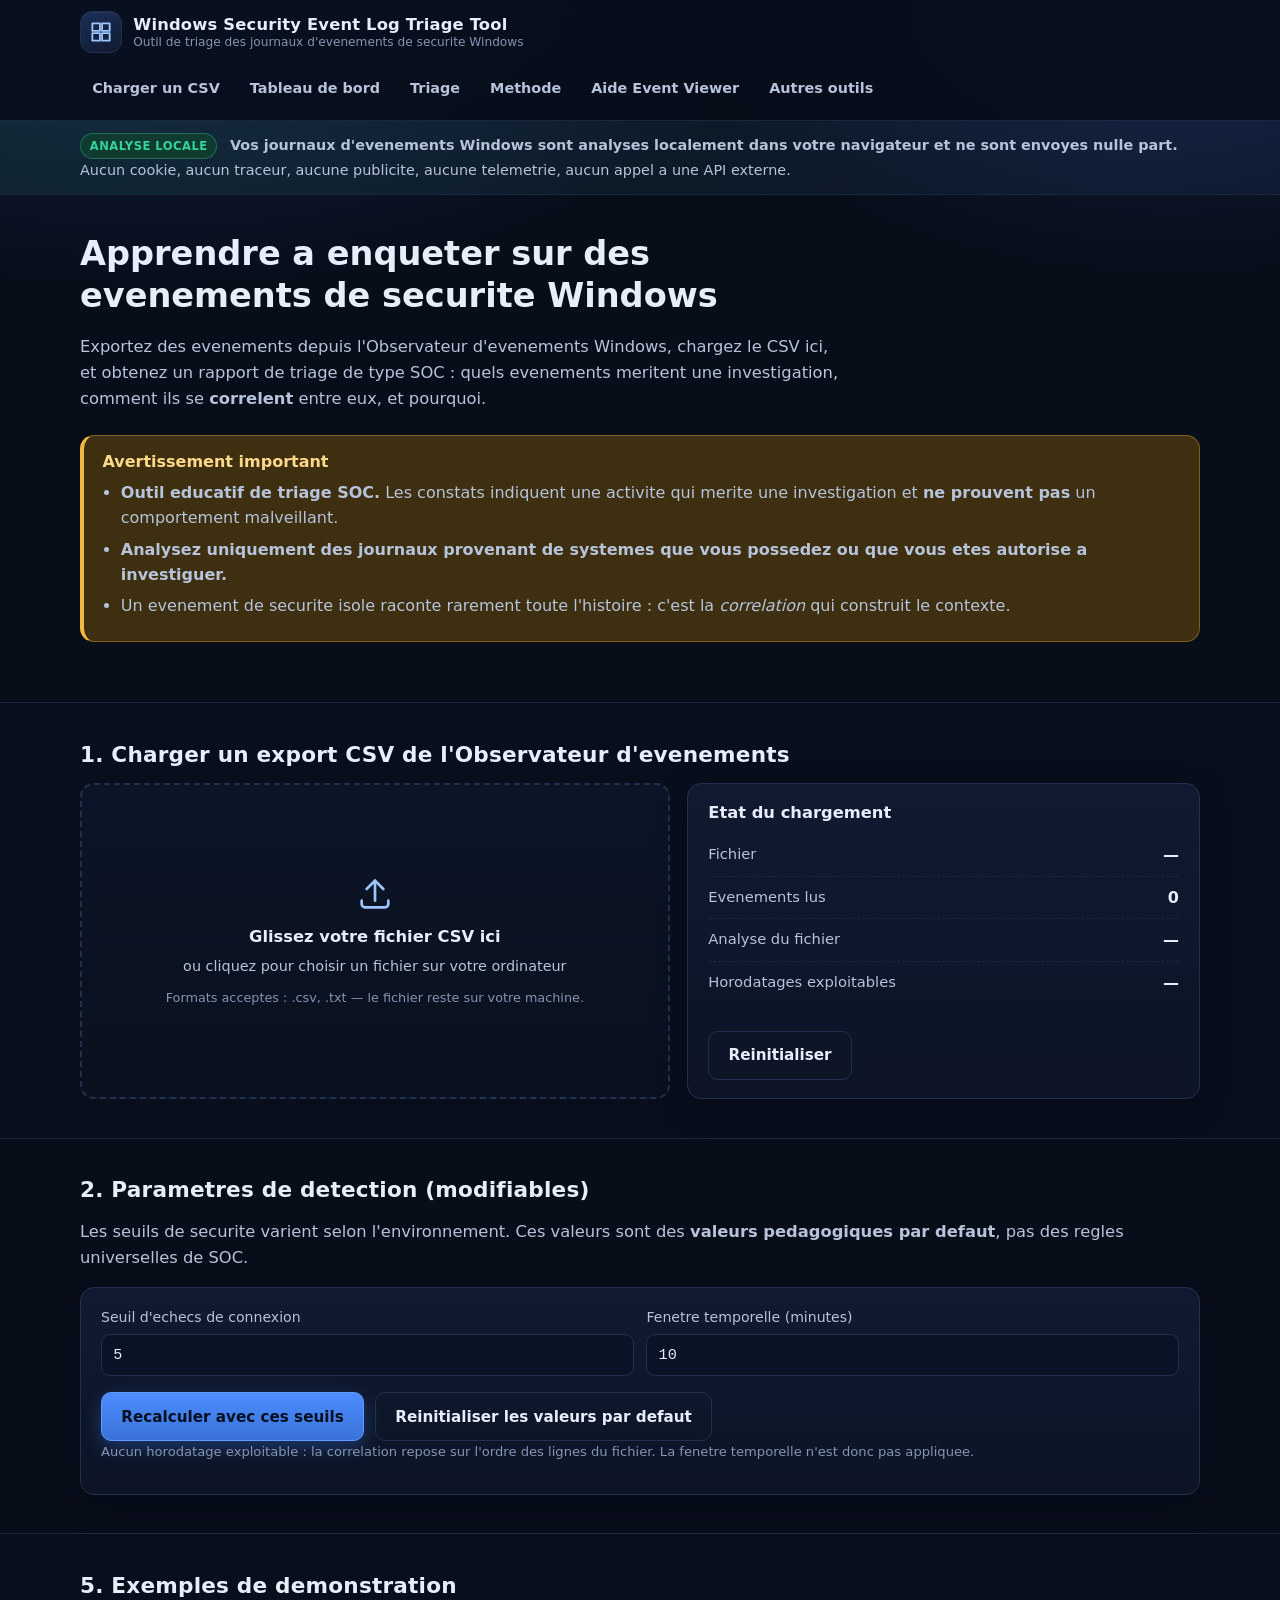
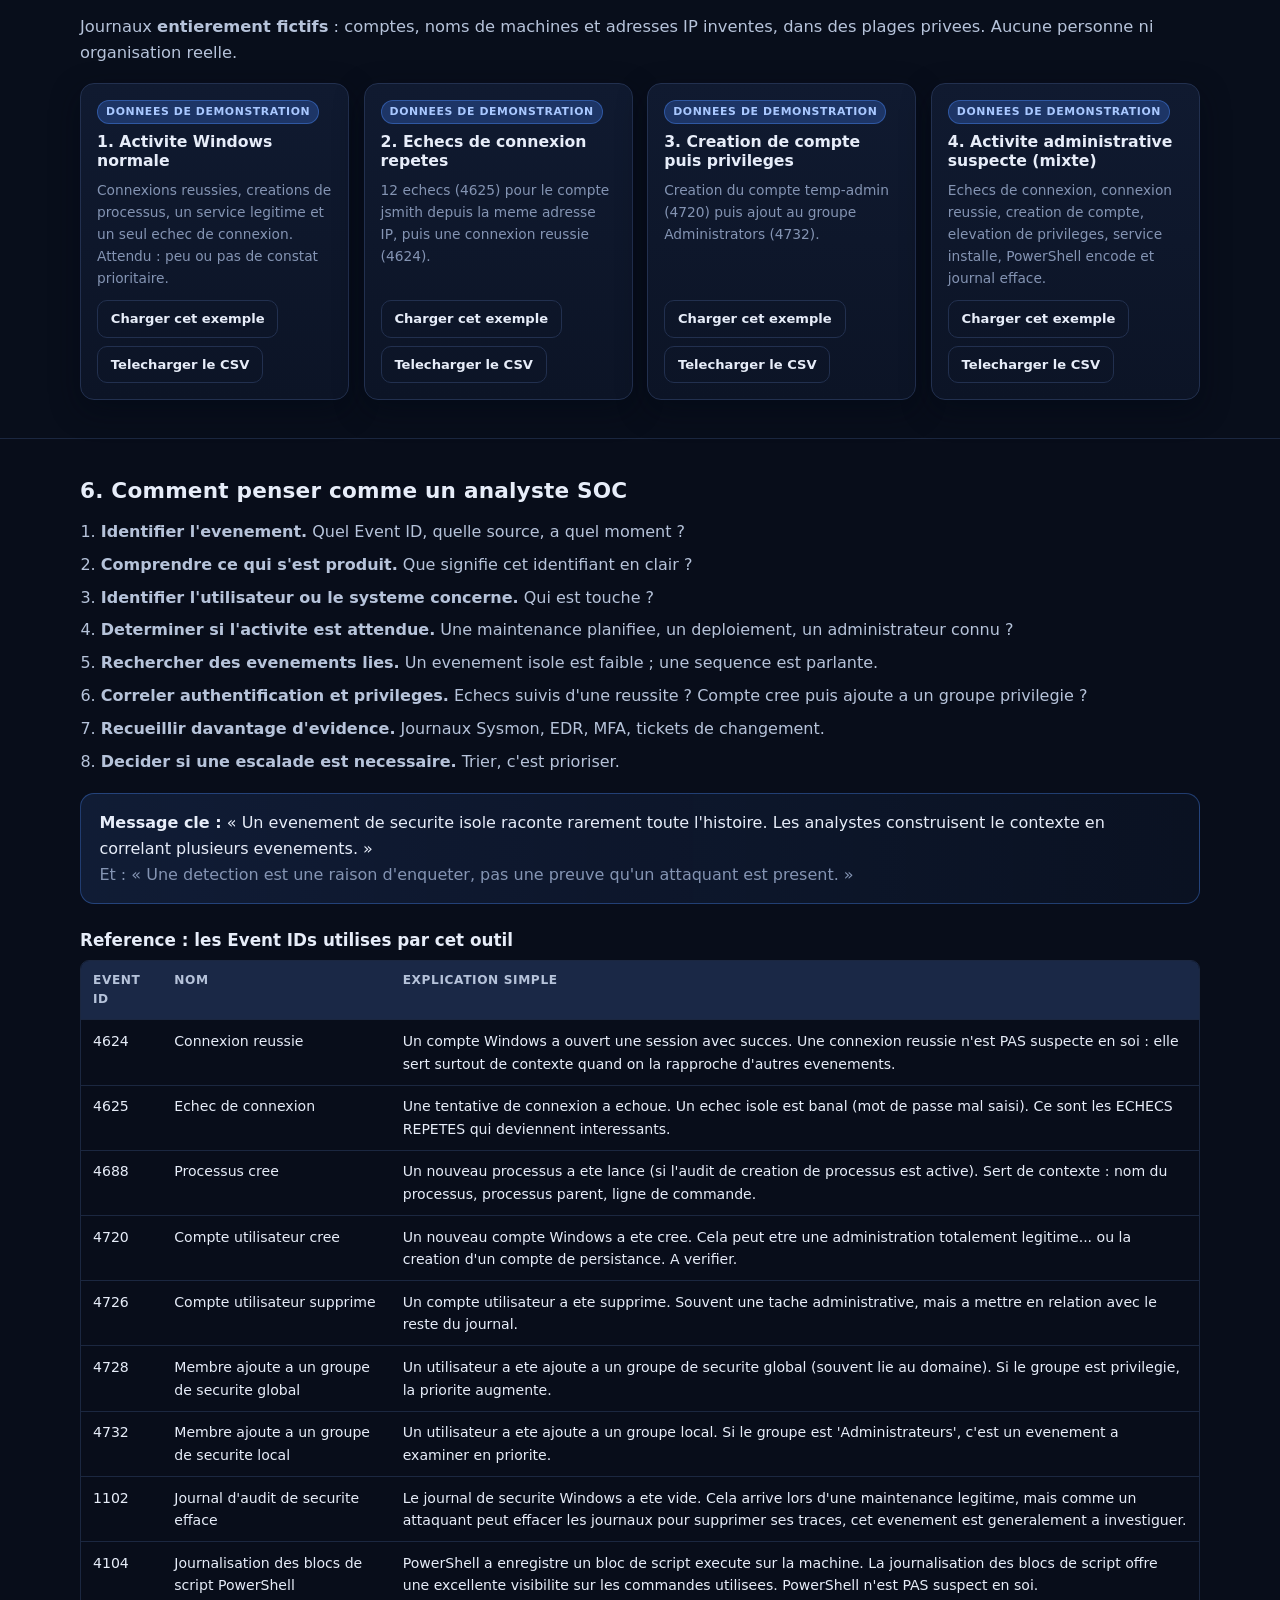
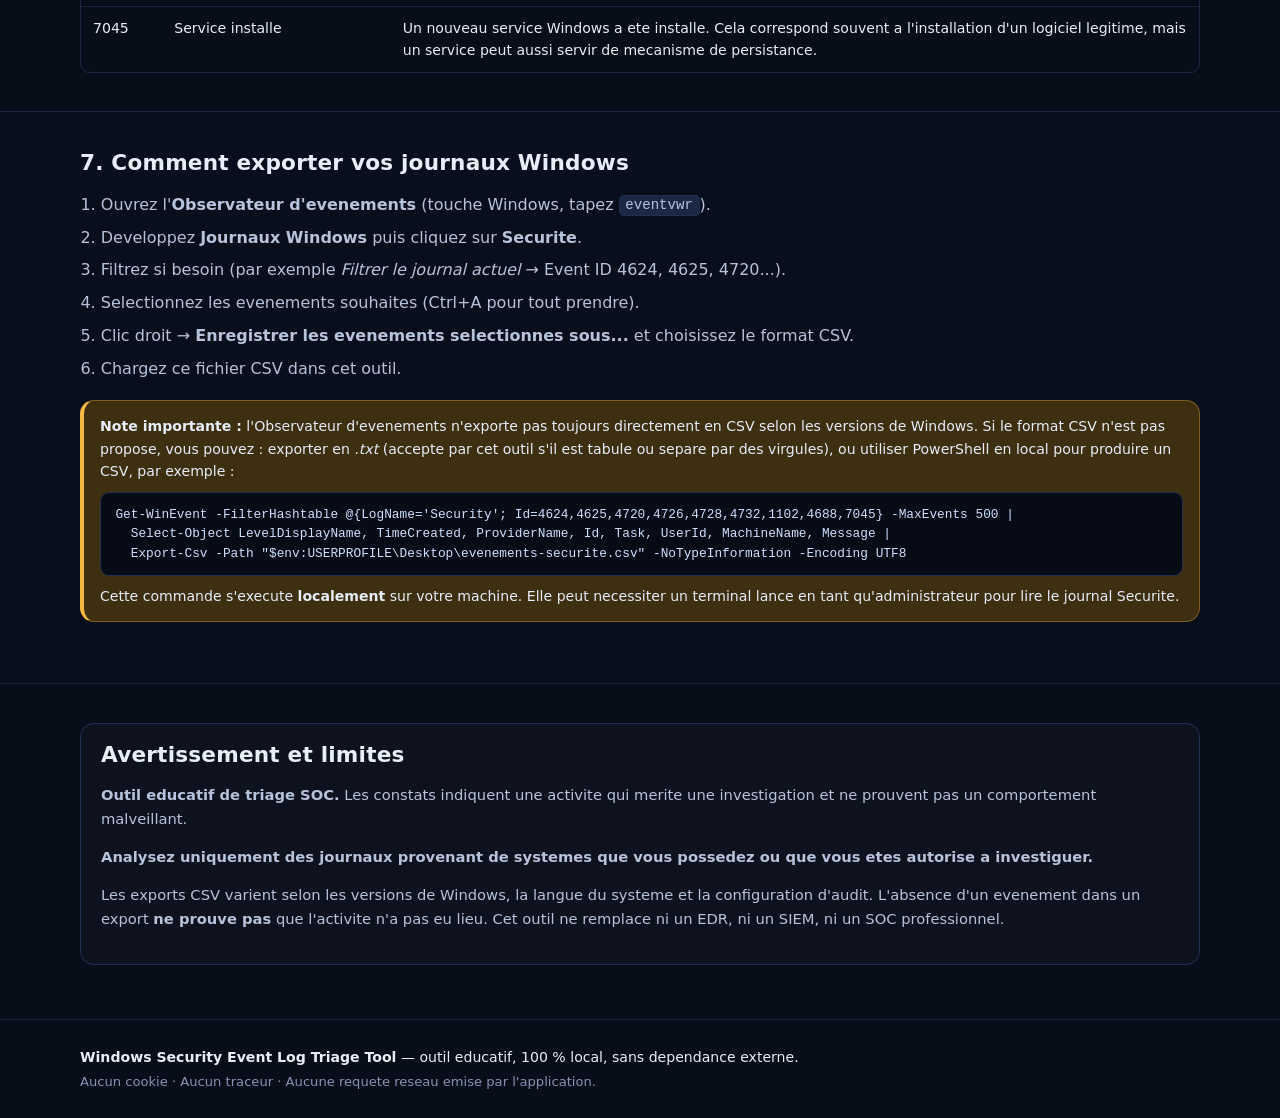
<file: standalone/Windows-Event-Log-Triage-Tool.html>
<!DOCTYPE html>
<html lang="fr">
<head>
<meta charset="UTF-8">
<meta name="viewport" content="width=device-width, initial-scale=1.0">
<!-- Version autonome : un seul fichier, aucune dependance -->
<title>Windows Security Event Log Triage Tool — Triage de journaux Windows</title>
<meta name="description" content="Outil educatif de triage des journaux de securite Windows. Analyse locale d'un export CSV de l'Observateur d'evenements, dans le navigateur.">
<style>
/* ============================================================
   Phishing Email Analyser — feuille de style
   Thème sombre « cybersécurité professionnel ».
   Aucune ressource externe (police, image, CDN) : tout est local.
   ============================================================ */

:root{
  --bg:#080d1a;
  --bg-soft:#0c1426;
  --surface:#101a30;
  --surface-2:#14203a;
  --surface-3:#1a2846;
  --border:#22304f;
  --border-soft:#1b2740;
  --text:#e7edf9;
  --text-dim:#b6c3da;
  --muted:#8494b3;
  --accent:#4c8dff;
  --accent-soft:#1d3566;
  --ok:#34d399;
  --ok-soft:#0f3b30;
  --low:#38bdf8;
  --warn:#f5b942;
  --warn-soft:#3d2f10;
  --danger:#ff5d6c;
  --danger-soft:#3d1620;
  --radius:14px;
  --radius-sm:9px;
  --shadow:0 10px 30px rgba(2,8,20,.45);
  --mono:ui-monospace,SFMono-Regular,Menlo,Consolas,"Liberation Mono",monospace;
  --sans:system-ui,-apple-system,"Segoe UI",Roboto,Helvetica,Arial,sans-serif;
}

*,*::before,*::after{box-sizing:border-box}

html{scroll-behavior:smooth}

body{
  margin:0;
  font-family:var(--sans);
  font-size:16px;
  line-height:1.6;
  color:var(--text);
  background:
    radial-gradient(1100px 600px at 12% -8%, #16264a 0%, transparent 60%),
    radial-gradient(900px 500px at 92% 0%, #12203c 0%, transparent 55%),
    var(--bg);
  background-attachment:fixed;
  -webkit-font-smoothing:antialiased;
}

h1,h2,h3{line-height:1.25;margin:0 0 .5em}
p{margin:0 0 1em}
a{color:var(--accent)}

code{
  font-family:var(--mono);
  font-size:.88em;
  background:var(--surface-3);
  border:1px solid var(--border);
  border-radius:5px;
  padding:.1em .4em;
}

.wrap{width:min(1120px,92vw);margin-inline:auto}

.visually-hidden{
  position:absolute!important;width:1px;height:1px;padding:0;margin:-1px;
  overflow:hidden;clip:rect(0 0 0 0);white-space:nowrap;border:0;
}

.skip-link{
  position:absolute;left:-999px;top:0;z-index:100;
  background:var(--accent);color:#04101f;padding:.7em 1.1em;
  border-radius:0 0 var(--radius-sm) 0;font-weight:700;text-decoration:none;
}
.skip-link:focus{left:0}

/* ---------- Focus visible (accessibilité clavier) ---------- */
:focus-visible{
  outline:3px solid #8ab6ff;
  outline-offset:2px;
  border-radius:6px;
}

/* ============================ EN-TÊTE ============================ */
.site-header{
  position:sticky;top:0;z-index:50;
  background:rgba(8,13,26,.86);
  backdrop-filter:blur(10px);
  border-bottom:1px solid var(--border-soft);
}
.header-inner{
  display:flex;align-items:center;justify-content:space-between;
  gap:1rem;padding:.7rem 0;flex-wrap:wrap;
}
.brand{display:flex;align-items:center;gap:.7rem}
.brand-mark{
  display:grid;place-items:center;
  width:42px;height:42px;border-radius:12px;
  color:#9ec5ff;
  background:linear-gradient(160deg,#1b2f57,#101a30);
  border:1px solid var(--border);
  box-shadow:inset 0 1px 0 rgba(255,255,255,.06);
}
.brand-text{display:flex;flex-direction:column;line-height:1.2}
.brand-text strong{font-size:1.02rem;letter-spacing:.2px}
.brand-text small{color:var(--muted);font-size:.76rem}

.site-nav{display:flex;gap:.35rem;flex-wrap:wrap}
.site-nav a{
  color:var(--text-dim);text-decoration:none;font-size:.9rem;font-weight:600;
  padding:.45rem .7rem;border-radius:8px;border:1px solid transparent;
}
.site-nav a:hover{color:#fff;background:var(--surface-2);border-color:var(--border)}

/* ==================== BANDEAU CONFIDENTIALITÉ ==================== */
.privacy-banner{
  background:linear-gradient(90deg,rgba(52,211,153,.09),rgba(76,141,255,.07));
  border-bottom:1px solid var(--border-soft);
}
.privacy-banner p{
  margin:0;padding:.75rem 0;font-size:.9rem;color:var(--text-dim);
}
.pill{
  display:inline-block;font-size:.72rem;font-weight:800;letter-spacing:.5px;
  text-transform:uppercase;padding:.18rem .55rem;border-radius:999px;
  margin-right:.5rem;vertical-align:middle;
}
.pill-ok{background:var(--ok-soft);color:var(--ok);border:1px solid rgba(52,211,153,.35)}

/* ============================ SECTIONS ============================ */
.section{padding:2.4rem 0}
.section-alt{background:rgba(9,15,29,.55);border-block:1px solid var(--border-soft)}
.section-title{font-size:1.35rem;margin-bottom:.9rem;letter-spacing:.2px}
.hero{max-width:760px;margin-bottom:1.4rem}
.hero h1{font-size:clamp(1.5rem,3.4vw,2.1rem)}
.lead{color:var(--text-dim);font-size:1.02rem}
.muted{color:var(--muted)}
.empty-note{color:var(--muted);font-style:italic}

/* ===================== ENCADRÉS / CARTES ===================== */
.warn-box{
  background:var(--warn-soft);
  border:1px solid rgba(245,185,66,.35);
  border-left:4px solid var(--warn);
  border-radius:var(--radius);
  padding:1rem 1.15rem;margin-bottom:1.4rem;
}
.warn-title{font-size:1rem;margin:0 0 .5rem;color:#ffd98a}
.warn-box ul{margin:0;padding-left:1.15rem;color:var(--text-dim)}
.warn-box li{margin-bottom:.35rem}

.panel{
  background:linear-gradient(180deg,var(--surface),var(--bg-soft));
  border:1px solid var(--border);
  border-radius:var(--radius);
  box-shadow:var(--shadow);
  padding:1.25rem;
}

.card{
  background:linear-gradient(180deg,var(--surface),var(--bg-soft));
  border:1px solid var(--border);
  border-radius:var(--radius);
  padding:1.15rem 1.25rem;
  box-shadow:var(--shadow);
}
.card + .card{margin-top:1.1rem}
.card-title{
  display:flex;align-items:center;gap:.55rem;
  font-size:1.02rem;margin:0 0 .7rem;
}
.title-ico{
  display:grid;place-items:center;width:24px;height:24px;flex:0 0 24px;
  border-radius:7px;background:var(--surface-3);border:1px solid var(--border);
  font-size:.8rem;color:#9ec5ff;
}

/* ===================== FORMULAIRE ===================== */
.field{margin-bottom:1rem}
.field label{display:block;font-weight:700;margin-bottom:.35rem}
.hint{color:var(--muted);font-size:.86rem;margin:0 0 .6rem}
textarea{
  width:100%;min-height:230px;resize:vertical;
  font-family:var(--mono);font-size:.88rem;line-height:1.55;
  color:var(--text);background:#0a1226;
  border:1px solid var(--border);border-radius:var(--radius-sm);
  padding:.85rem 1rem;
}
textarea::placeholder{color:#5c6d8e}
.textarea-meta{
  display:flex;justify-content:space-between;align-items:center;
  margin-top:.4rem;font-size:.82rem;color:var(--muted);
}
.link-btn{
  background:none;border:0;color:var(--accent);cursor:pointer;
  font:inherit;font-size:.85rem;font-weight:600;padding:.2rem .35rem;border-radius:6px;
}
.link-btn:hover{background:var(--surface-2);text-decoration:underline}

.advanced{
  border:1px solid var(--border-soft);border-radius:var(--radius-sm);
  background:rgba(255,255,255,.02);margin-bottom:1rem;
}
.advanced summary{
  cursor:pointer;padding:.7rem .9rem;font-weight:600;color:var(--text-dim);
  list-style:none;
}
.advanced summary::-webkit-details-marker{display:none}
.advanced summary::before{content:"▸ ";color:var(--accent)}
.advanced[open] summary::before{content:"▾ "}
.advanced-body{padding:0 .9rem .9rem;display:grid;gap:.5rem}
.check{display:flex;align-items:flex-start;gap:.6rem;font-size:.9rem;color:var(--text-dim);cursor:pointer}
.check input{margin-top:.25rem;accent-color:var(--accent);width:17px;height:17px;flex:0 0 auto}

.actions{display:flex;gap:.7rem;flex-wrap:wrap;align-items:center}
.btn{
  display:inline-flex;align-items:center;gap:.5rem;
  font:inherit;font-weight:700;font-size:.95rem;
  padding:.72rem 1.2rem;border-radius:10px;cursor:pointer;
  border:1px solid var(--border);background:var(--surface-2);color:var(--text);
  transition:transform .08s ease, background .15s ease, border-color .15s ease;
}
.btn:hover{background:var(--surface-3);border-color:#31436b}
.btn:active{transform:translateY(1px)}
.btn-primary{
  background:linear-gradient(180deg,#4c8dff,#3a72d8);
  border-color:#5f9bff;color:#04101f;
  box-shadow:0 6px 18px rgba(60,120,230,.35);
}
.btn-primary:hover{background:linear-gradient(180deg,#5d99ff,#4480e6)}
.btn-ghost{background:transparent}
.btn-icon{display:grid;place-items:center}

.form-error{
  margin:.8rem 0 0;padding:.6rem .8rem;border-radius:8px;
  background:var(--danger-soft);border:1px solid rgba(255,93,108,.4);
  color:#ffb3ba;font-size:.9rem;
}


/* ===================== RÉSULTATS : SCORE ===================== */
#results{scroll-margin-top:80px}
.score-grid{display:grid;grid-template-columns:minmax(280px,1fr) minmax(280px,1fr);gap:1.1rem}
@media (max-width:760px){.score-grid{grid-template-columns:1fr}}

.score-card{display:flex;flex-direction:column;align-items:center;text-align:center}
.gauge-wrap{position:relative;width:min(260px,70%);margin-top:.4rem}
.gauge{width:100%;height:auto;display:block}
.gauge-track{fill:none;stroke:var(--surface-3);stroke-width:14;stroke-linecap:round}
.gauge-fill{
  fill:none;stroke:var(--ok);stroke-width:14;stroke-linecap:round;
  stroke-dasharray:252;stroke-dashoffset:252;
  transition:stroke-dashoffset .7s cubic-bezier(.4,0,.2,1), stroke .4s ease;
}
.gauge-center{
  position:absolute;left:50%;bottom:2%;transform:translateX(-50%);
  display:flex;align-items:baseline;gap:.3rem;
}
.gauge-value{font-size:2.7rem;font-weight:800;letter-spacing:-1px;line-height:1}
.gauge-max{color:var(--muted);font-size:.95rem}
.score-caption{margin:.5rem 0 .2rem;color:var(--muted);font-size:.85rem;text-transform:uppercase;letter-spacing:1px}

.classif{
  display:inline-flex;align-items:center;gap:.5rem;
  padding:.45rem .95rem;border-radius:999px;font-weight:800;font-size:.95rem;
  border:1px solid var(--border);background:var(--surface-2);margin:.5rem 0 .3rem;
}
.classif-dot{width:11px;height:11px;border-radius:50%;background:var(--muted);flex:0 0 11px}
.classif.is-low{background:var(--ok-soft);border-color:rgba(52,211,153,.4);color:#8ef0cd}
.classif.is-low .classif-dot{background:var(--ok)}
.classif.is-suspect{background:var(--warn-soft);border-color:rgba(245,185,66,.4);color:#ffd98a}
.classif.is-suspect .classif-dot{background:var(--warn)}
.classif.is-high{background:var(--danger-soft);border-color:rgba(255,93,108,.45);color:#ffb3ba}
.classif.is-high .classif-dot{background:var(--danger)}
.score-note{color:var(--muted);font-size:.88rem;margin:.3rem 0 0}

/* ===================== STATS ===================== */
.stat-list{list-style:none;margin:0;padding:0}
.stat-list li{
  display:flex;justify-content:space-between;gap:1rem;
  padding:.5rem 0;border-bottom:1px dashed var(--border-soft);
}
.stat-list li:last-child{border-bottom:0}
.stat-label{color:var(--text-dim);font-size:.92rem}
.stat-val{font-weight:800;font-variant-numeric:tabular-nums}

/* ===================== RECOMMANDATIONS ===================== */
.rec-card{border-color:rgba(76,141,255,.35)}
.rec-list{margin:0;padding-left:1.2rem}
.rec-list li{margin-bottom:.45rem;color:var(--text-dim)}

/* ===================== INDICATEURS ===================== */
.indicators{display:grid;gap:.8rem;margin-top:.8rem}
.indicator{
  border:1px solid var(--border);border-left-width:5px;
  border-radius:var(--radius-sm);
  background:var(--surface-2);
  padding:.85rem 1rem;
}
.indicator.sev-high{border-left-color:var(--danger);background:linear-gradient(90deg,rgba(255,93,108,.10),var(--surface-2) 40%)}
.indicator.sev-medium{border-left-color:var(--warn);background:linear-gradient(90deg,rgba(245,185,66,.09),var(--surface-2) 40%)}
.indicator.sev-low{border-left-color:var(--low);background:linear-gradient(90deg,rgba(56,189,248,.08),var(--surface-2) 40%)}
.indicator.sev-info{border-left-color:var(--muted)}
.ind-head{display:flex;align-items:center;gap:.6rem;flex-wrap:wrap;margin-bottom:.35rem}
.ind-title{font-weight:800;font-size:.98rem}
.ind-weight{
  margin-left:auto;font-family:var(--mono);font-size:.8rem;font-weight:700;
  background:var(--surface-3);border:1px solid var(--border);
  padding:.12rem .5rem;border-radius:999px;color:#9ec5ff;
}
.sev-tag{
  font-size:.68rem;font-weight:800;text-transform:uppercase;letter-spacing:.6px;
  padding:.15rem .5rem;border-radius:999px;border:1px solid var(--border);
}
.sev-tag.high{background:var(--danger-soft);color:#ffb3ba;border-color:rgba(255,93,108,.4)}
.sev-tag.medium{background:var(--warn-soft);color:#ffd98a;border-color:rgba(245,185,66,.4)}
.sev-tag.low{background:rgba(56,189,248,.12);color:#a5e4ff;border-color:rgba(56,189,248,.4)}
.sev-tag.info{background:var(--surface-3);color:var(--muted)}
.ind-block{margin:.45rem 0 0}
.ind-block h4{
  margin:0 0 .2rem;font-size:.78rem;text-transform:uppercase;
  letter-spacing:.7px;color:var(--muted);font-weight:800;
}
.ind-block p{margin:0;color:var(--text-dim);font-size:.9rem}
.evidence{
  list-style:none;margin:.25rem 0 0;padding:0;
  font-family:var(--mono);font-size:.82rem;
}
.evidence li{
  background:#0a1226;border:1px solid var(--border-soft);border-radius:6px;
  padding:.32rem .55rem;margin-bottom:.3rem;color:#cfe0ff;
  overflow-wrap:anywhere;
}


/* ===================== TABLEAUX ===================== */
.table-scroll{overflow-x:auto;border:1px solid var(--border-soft);border-radius:var(--radius-sm);margin-top:.6rem}
.data-table{width:100%;border-collapse:collapse;font-size:.88rem;min-width:520px}
.data-table th,.data-table td{
  text-align:left;padding:.6rem .75rem;border-bottom:1px solid var(--border-soft);
  vertical-align:top;
}
.data-table thead th{
  background:var(--surface-3);color:var(--text-dim);
  font-size:.76rem;text-transform:uppercase;letter-spacing:.6px;
  position:sticky;top:0;
}
.data-table tbody tr:last-child td{border-bottom:0}
.data-table td.url{font-family:var(--mono);font-size:.82rem;overflow-wrap:anywhere;max-width:420px}
.data-table tr.row-bad{background:rgba(255,93,108,.07)}
.data-table tr.row-warn{background:rgba(245,185,66,.07)}
.tag{
  display:inline-block;font-size:.7rem;font-weight:800;letter-spacing:.4px;
  padding:.12rem .45rem;border-radius:999px;border:1px solid var(--border);
  background:var(--surface-3);color:var(--text-dim);white-space:nowrap;
}
.tag.bad{background:var(--danger-soft);color:#ffb3ba;border-color:rgba(255,93,108,.4)}
.tag.warn{background:var(--warn-soft);color:#ffd98a;border-color:rgba(245,185,66,.4)}
.tag.ok{background:var(--ok-soft);color:#8ef0cd;border-color:rgba(52,211,153,.35)}

/* ===================== EXEMPLES ===================== */
.sample-grid{display:grid;grid-template-columns:repeat(auto-fit,minmax(255px,1fr));gap:.9rem;margin-top:1rem}
.sample-card{
  display:flex;flex-direction:column;gap:.5rem;
  background:linear-gradient(180deg,var(--surface),var(--bg-soft));
  border:1px solid var(--border);border-radius:var(--radius);padding:1rem;
  box-shadow:var(--shadow);
}
.sample-card h3{margin:0;font-size:.98rem}
.sample-card p{margin:0;color:var(--muted);font-size:.86rem;flex:1}
.sample-card .btn{align-self:flex-start;font-size:.85rem;padding:.5rem .9rem}
.demo-badge{
  align-self:flex-start;font-size:.68rem;font-weight:800;letter-spacing:.6px;
  text-transform:uppercase;background:var(--accent-soft);color:#a9c8ff;
  border:1px solid rgba(76,141,255,.4);border-radius:999px;padding:.15rem .5rem;
}

/* ===================== MÉTHODE / DIVERS ===================== */
.method-grid{display:grid;grid-template-columns:repeat(auto-fit,minmax(250px,1fr));gap:1rem}
.method-grid .card + .card{margin-top:0}
.method-grid p{margin:0;color:var(--text-dim);font-size:.92rem}
.callout{
  margin-top:1.1rem;padding:1rem 1.15rem;border-radius:var(--radius);
  background:linear-gradient(90deg,rgba(76,141,255,.12),rgba(76,141,255,.04));
  border:1px solid rgba(76,141,255,.35);
}
.callout p{margin:0}

.disclaimer{
  border:1px solid var(--border);border-radius:var(--radius);
  padding:1.15rem 1.25rem;background:rgba(255,255,255,.02);
}
.disclaimer p{color:var(--text-dim);font-size:.92rem}

.site-footer{border-top:1px solid var(--border-soft);padding:1.4rem 0;margin-top:1rem}
.footer-inner p{margin:.2rem 0;font-size:.88rem}
.footer-inner .muted{font-size:.82rem}

/* ===================== RESPONSIVE ===================== */
@media (max-width:640px){
  .section{padding:1.7rem 0}
  .header-inner{padding:.6rem 0}
  .site-nav a{padding:.4rem .55rem;font-size:.85rem}
  .panel,.card{padding:1rem}
  .btn{width:100%;justify-content:center}
  .actions{flex-direction:column;align-items:stretch}
  .sample-card .btn{width:100%}
  .gauge-value{font-size:2.2rem}
}

@media print{
  body{background:#fff;color:#000}
  .site-header,.site-nav,.actions,.advanced,.sample-grid,.skip-link{display:none}
}

@media (prefers-reduced-motion:reduce){
  *{animation:none!important;transition:none!important}
  html{scroll-behavior:auto}
}

/* ============================================================
   AJOUTS SPECIFIQUES AU TRIAGE RESEAU
   ============================================================ */

.msg-area{display:grid;gap:.45rem;margin-top:.7rem}
.msg{
  display:flex;gap:.55rem;align-items:flex-start;
  padding:.55rem .75rem;border-radius:9px;font-size:.87rem;
  border:1px solid var(--border);background:var(--surface-2);color:var(--text-dim);
}
.msg-ico{flex:0 0 auto;font-weight:800}
.msg.ok{background:var(--ok-soft);border-color:rgba(52,211,153,.35);color:#9df0d3}
.msg.warn{background:var(--warn-soft);border-color:rgba(245,185,66,.35);color:#ffd98a}
.msg.err{background:var(--danger-soft);border-color:rgba(255,93,108,.4);color:#ffb3ba}

/* ---------------- Zone de depot ---------------- */
.upload-grid{display:grid;grid-template-columns:minmax(300px,1.15fr) minmax(280px,1fr);gap:1.1rem}
@media (max-width:820px){.upload-grid{grid-template-columns:1fr}}

.dropzone{
  display:flex;flex-direction:column;align-items:center;justify-content:center;
  text-align:center;gap:.25rem;padding:2rem 1.2rem;cursor:pointer;
  border:2px dashed var(--border);border-radius:var(--radius);
  background:linear-gradient(180deg,rgba(76,141,255,.06),rgba(255,255,255,.01));
  transition:border-color .15s ease, background .15s ease, transform .08s ease;
}
.dropzone:hover{border-color:#3d5f9e;background:linear-gradient(180deg,rgba(76,141,255,.12),rgba(255,255,255,.02))}
.dropzone.is-drag{border-color:var(--accent);background:rgba(76,141,255,.16)}
.dropzone:focus-visible{outline:3px solid #8ab6ff;outline-offset:3px}
.drop-ico{color:#9ec5ff;margin-bottom:.4rem}
.drop-title{font-weight:800;margin:0;font-size:1.02rem}
.drop-sub{margin:0;color:var(--text-dim);font-size:.9rem}
.drop-note{margin:.4rem 0 0;color:var(--muted);font-size:.8rem}

/* ---------------- Seuils ---------------- */
.threshold-grid{
  display:grid;gap:.8rem;
  grid-template-columns:repeat(auto-fit,minmax(215px,1fr));
}
.th-field{display:flex;flex-direction:column;gap:.3rem;font-size:.88rem;color:var(--text-dim)}
.th-field input{
  font:inherit;font-size:.95rem;font-family:var(--mono);
  background:#0a1226;border:1px solid var(--border);border-radius:9px;
  color:var(--text);padding:.5rem .7rem;width:100%;
}
.th-field input:focus{border-color:var(--accent)}
.actions.compact{margin-top:1rem}
.small{font-size:.82rem}

/* ---------------- KPI ---------------- */
.kpi-grid{display:grid;grid-template-columns:repeat(auto-fit,minmax(180px,1fr));gap:.8rem}
.kpi{
  background:linear-gradient(180deg,var(--surface),var(--bg-soft));
  border:1px solid var(--border);border-radius:var(--radius);
  padding:.9rem 1rem;box-shadow:var(--shadow);
}
.kpi-label{display:block;color:var(--muted);font-size:.76rem;text-transform:uppercase;letter-spacing:.7px;margin-bottom:.25rem}
.kpi-value{display:block;font-size:1.5rem;font-weight:800;letter-spacing:-.5px;overflow-wrap:anywhere}
.kpi-sub{display:block;color:var(--muted);font-size:.78rem;margin-top:.15rem;overflow-wrap:anywhere}

.two-col{display:grid;grid-template-columns:1fr 1fr;gap:1.1rem;margin-top:1.1rem}
@media (max-width:820px){.two-col{grid-template-columns:1fr}}

/* ---------------- Barres ---------------- */
.bar-list{display:grid;gap:.5rem;margin-top:.5rem}
.bar-row{display:grid;grid-template-columns:minmax(120px,1fr) 2fr auto;gap:.6rem;align-items:center;font-size:.88rem}
.bar-name{font-family:var(--mono);font-size:.82rem;overflow-wrap:anywhere}
.bar-track{height:9px;border-radius:999px;background:var(--surface-3);overflow:hidden}
.bar-fill{height:100%;border-radius:999px;background:linear-gradient(90deg,#4c8dff,#6ee7b7);transition:width .5s ease}
.bar-val{font-variant-numeric:tabular-nums;color:var(--text-dim);font-size:.82rem;white-space:nowrap}
@media (max-width:560px){.bar-row{grid-template-columns:1fr auto}.bar-track{grid-column:1 / -1}}

/* ---------------- Score d'investigation ---------------- */
.score-head{display:flex;align-items:center;gap:1rem}
.score-number{
  font-size:3rem;font-weight:800;letter-spacing:-2px;line-height:1;
  font-variant-numeric:tabular-nums;color:#9ec5ff;
}
.score-label{margin:0;color:var(--muted);font-size:.8rem;text-transform:uppercase;letter-spacing:.8px}
.score-level{margin:.15rem 0 0;font-weight:800;font-size:1.05rem}
.score-note{color:var(--text-dim);font-size:.88rem;margin:.9rem 0 0}
.score-breakdown{list-style:none;margin:.7rem 0 0;padding:0}
.score-breakdown li{
  display:flex;justify-content:space-between;gap:.8rem;
  padding:.35rem .1rem;border-bottom:1px dashed var(--border-soft);font-size:.88rem;
}
.score-breakdown li:last-child{border-bottom:0}
.score-breakdown .sb-pts{font-family:var(--mono);font-weight:800;color:#9ec5ff;white-space:nowrap}
.score-breakdown .sb-empty{color:var(--muted);font-style:italic}

.level-normal{color:#8ef0cd}
.level-moderate{color:#a5e4ff}
.level-elevated{color:#ffd98a}
.level-veryhigh{color:#ffb3ba}

/* ---------------- Cartes d'alerte ---------------- */
.alerts{display:grid;gap:.9rem;margin-top:.8rem}
.alert{
  border:1px solid var(--border);border-left-width:5px;border-radius:var(--radius-sm);
  background:var(--surface-2);padding:.95rem 1.05rem;
}
.alert.sev-eleve{border-left-color:var(--danger);background:linear-gradient(90deg,rgba(255,93,108,.10),var(--surface-2) 38%)}
.alert.sev-moyen{border-left-color:var(--warn);background:linear-gradient(90deg,rgba(245,185,66,.09),var(--surface-2) 38%)}
.alert.sev-faible{border-left-color:var(--low);background:linear-gradient(90deg,rgba(56,189,248,.08),var(--surface-2) 38%)}
.alert.sev-info{border-left-color:var(--muted)}
.alert-head{display:flex;align-items:center;gap:.6rem;flex-wrap:wrap;margin-bottom:.5rem}
.alert-title{font-weight:800;font-size:1rem}
.alert-pts{margin-left:auto;font-family:var(--mono);font-size:.8rem;font-weight:700;background:var(--surface-3);border:1px solid var(--border);padding:.12rem .5rem;border-radius:999px;color:#9ec5ff}
.alert-facts{display:grid;grid-template-columns:repeat(auto-fit,minmax(150px,1fr));gap:.5rem;margin:.5rem 0 .7rem}
.fact{background:#0a1226;border:1px solid var(--border-soft);border-radius:8px;padding:.45rem .6rem}
.fact-k{display:block;font-size:.68rem;text-transform:uppercase;letter-spacing:.6px;color:var(--muted)}
.fact-v{display:block;font-family:var(--mono);font-size:.85rem;overflow-wrap:anywhere}

/* ---------------- Etapes / method ---------------- */
.steps{margin:0 0 1.2rem;padding-left:1.3rem;color:var(--text-dim)}
.steps li{margin-bottom:.45rem}

.card-title.standalone{margin:1.6rem 0 .3rem;font-size:1.05rem}

.sample-actions{display:flex;gap:.5rem;flex-wrap:wrap;margin-top:.2rem}
.sample-actions .btn{font-size:.82rem;padding:.45rem .8rem}
@media (max-width:640px){.sample-actions .btn{width:100%}}

/* ============================================================
   AJOUTS SPECIFIQUES AU TRIAGE D'EVENEMENTS WINDOWS
   ============================================================ */

/* ---------------- Filtres ---------------- */
.filters{margin-bottom:1rem}
.filters-title{margin:0 0 .7rem;font-size:.95rem}
.filter-grid{display:grid;gap:.7rem;grid-template-columns:repeat(auto-fit,minmax(185px,1fr))}
.filter-grid select,.filter-grid input{
  font:inherit;font-size:.9rem;background:#0a1226;border:1px solid var(--border);
  border-radius:9px;color:var(--text);padding:.5rem .65rem;width:100%;
}
.filter-grid select:focus,.filter-grid input:focus{border-color:var(--accent)}

/* ---------------- Chronologie ---------------- */
.timeline{display:grid;gap:.5rem;margin-top:.5rem;max-height:420px;overflow-y:auto;padding-right:.3rem}
.tl-item{
  display:grid;grid-template-columns:auto 1fr;gap:.6rem;align-items:start;
  padding:.45rem .6rem;border-left:3px solid var(--border);
  background:#0a1226;border-radius:0 8px 8px 0;
}
.tl-item.sev-eleve{border-left-color:var(--danger)}
.tl-item.sev-moyen{border-left-color:var(--warn)}
.tl-item.sev-faible{border-left-color:var(--low)}
.tl-time{font-family:var(--mono);font-size:.75rem;color:var(--muted);white-space:nowrap;padding-top:.1rem}
.tl-body{font-size:.85rem;color:var(--text-dim);overflow-wrap:anywhere}
.tl-body strong{color:var(--text)}

/* ---------------- Bloc de code (PowerShell) ---------------- */
.code-block{
  font-family:var(--mono);font-size:.8rem;line-height:1.5;
  background:#060b16;border:1px solid var(--border);border-radius:9px;
  padding:.75rem .9rem;overflow-x:auto;white-space:pre;color:#cfe0ff;
  margin:.6rem 0;
}
.small-box{padding:.85rem 1rem}
.small-box p{margin:0 0 .5rem;font-size:.88rem}
.small-box p:last-child{margin-bottom:0}

/* ---------------- Sequence d'evenements ---------------- */
.sequence{
  display:flex;flex-wrap:wrap;gap:.35rem;align-items:center;
  margin:.45rem 0 .2rem;
}
.seq-chip{
  font-family:var(--mono);font-size:.78rem;font-weight:700;
  background:#0a1226;border:1px solid var(--border);border-radius:7px;
  padding:.2rem .5rem;color:#cfe0ff;
}
.seq-chip.bad{border-color:rgba(255,93,108,.5);color:#ffb3ba;background:var(--danger-soft)}
.seq-arrow{color:var(--muted);font-size:.85rem}

.alert-window{font-size:.8rem;color:var(--muted);margin-top:.3rem}

</style>
</head>
<body>

<a class="skip-link" href="#main">Aller au contenu principal</a>

<header class="site-header">
  <div class="wrap header-inner">
    <div class="brand">
      <span class="brand-mark" aria-hidden="true">
        <svg viewBox="0 0 24 24" width="26" height="26" fill="none" stroke="currentColor" stroke-width="1.7" stroke-linecap="round" stroke-linejoin="round">
          <path d="M4 4h7v7H4z"/><path d="M13 4h7v7h-7z"/><path d="M4 13h7v7H4z"/><path d="M13 13h7v7h-7z"/>
        </svg>
      </span>
      <span class="brand-text">
        <strong>Windows Security Event Log Triage Tool</strong>
        <small>Outil de triage des journaux d'evenements de securite Windows</small>
      </span>
    </div>
    <nav class="site-nav" aria-label="Navigation principale">
      <a href="#charger">Charger un CSV</a>
      <a href="#tableau-de-bord">Tableau de bord</a>
      <a href="#resultats">Triage</a>
      <a href="#methode">Methode</a>
      <a href="#aide">Aide Event Viewer</a>
      <a href="index.html">Autres outils</a>
    </nav>
  </div>
</header>

<main id="main">

  <section class="privacy-banner" aria-label="Avis de confidentialite">
    <div class="wrap">
      <p>
        <span class="pill pill-ok">Analyse locale</span>
        <strong>Vos journaux d'evenements Windows sont analyses localement dans votre navigateur et ne sont envoyes nulle part.</strong>
        Aucun cookie, aucun traceur, aucune publicite, aucune telemetrie, aucun appel a une API externe.
      </p>
    </div>
  </section>

  <section class="section">
    <div class="wrap">
      <div class="hero">
        <h1>Apprendre a enqueter sur des evenements de securite Windows</h1>
        <p class="lead">
          Exportez des evenements depuis l'Observateur d'evenements Windows, chargez le CSV ici, et obtenez un
          rapport de triage de type SOC : quels evenements meritent une investigation, comment ils se
          <strong>correlent</strong> entre eux, et pourquoi.
        </p>
      </div>

      <div class="warn-box" role="note">
        <h2 class="warn-title">Avertissement important</h2>
        <ul>
          <li><strong>Outil educatif de triage SOC.</strong> Les constats indiquent une activite qui merite une investigation et <strong>ne prouvent pas</strong> un comportement malveillant.</li>
          <li><strong>Analysez uniquement des journaux provenant de systemes que vous possedez ou que vous etes autorise a investiguer.</strong></li>
          <li>Un evenement de securite isole raconte rarement toute l'histoire : c'est la <em>correlation</em> qui construit le contexte.</li>
        </ul>
      </div>
    </div>
  </section>

  <section id="charger" class="section section-alt">
    <div class="wrap">
      <h2 class="section-title">1. Charger un export CSV de l'Observateur d'evenements</h2>

      <div class="upload-grid">
        <div id="dropzone" class="dropzone" tabindex="0" role="button"
             aria-label="Deposer ou selectionner un fichier CSV d'evenements Windows">
          <svg class="drop-ico" viewBox="0 0 24 24" width="40" height="40" fill="none" stroke="currentColor" stroke-width="1.6" stroke-linecap="round" stroke-linejoin="round" aria-hidden="true">
            <path d="M12 16V4"/><path d="M7 9l5-5 5 5"/><path d="M4 16v2a2 2 0 0 0 2 2h12a2 2 0 0 0 2-2v-2"/>
          </svg>
          <p class="drop-title">Glissez votre fichier CSV ici</p>
          <p class="drop-sub">ou cliquez pour choisir un fichier sur votre ordinateur</p>
          <p class="drop-note">Formats acceptes : .csv, .txt — le fichier reste sur votre machine.</p>
          <input type="file" id="file-input" accept=".csv,.txt,text/csv" class="visually-hidden">
        </div>

        <div class="card">
          <h3 class="card-title">Etat du chargement</h3>
          <ul class="stat-list">
            <li><span class="stat-label">Fichier</span><span class="stat-val" id="st-file">—</span></li>
            <li><span class="stat-label">Evenements lus</span><span class="stat-val" id="st-events">0</span></li>
            <li><span class="stat-label">Analyse du fichier</span><span class="stat-val" id="st-parse">—</span></li>
            <li><span class="stat-label">Horodatages exploitables</span><span class="stat-val" id="st-time">—</span></li>
          </ul>
          <div id="parse-messages" class="msg-area" aria-live="polite"></div>
          <div class="actions compact">
            <button type="button" class="btn btn-ghost" id="btn-reset">Reinitialiser</button>
          </div>
        </div>
      </div>
    </div>
  </section>

  <section class="section" id="parametres">
    <div class="wrap">
      <h2 class="section-title">2. Parametres de detection (modifiables)</h2>
      <p class="lead">Les seuils de securite varient selon l'environnement. Ces valeurs sont des <strong>valeurs pedagogiques par defaut</strong>, pas des regles universelles de SOC.</p>
      <div class="card">
        <div class="threshold-grid">
          <label class="th-field">
            <span>Seuil d'echecs de connexion</span>
            <input type="number" id="th-failed" value="5" min="1" step="1">
          </label>
          <label class="th-field">
            <span>Fenetre temporelle (minutes)</span>
            <input type="number" id="th-window" value="10" min="1" step="1">
          </label>
        </div>
        <div class="actions compact">
          <button type="button" class="btn btn-primary" id="btn-recompute">Recalculer avec ces seuils</button>
          <button type="button" class="btn btn-ghost" id="btn-defaults">Reinitialiser les valeurs par defaut</button>
        </div>
        <p class="muted small" id="window-note"></p>
      </div>
    </div>
  </section>

  <section id="tableau-de-bord" class="section section-alt" hidden>
    <div class="wrap">
      <h2 class="section-title">3. Tableau de bord</h2>
      <div class="kpi-grid" id="kpi-grid"></div>

      <div class="two-col">
        <div class="card">
          <h3 class="card-title">Comptes les plus actifs (par nombre d'evenements)</h3>
          <div id="top-accounts" class="bar-list"></div>
        </div>
        <div class="card">
          <h3 class="card-title">Comptes avec le plus d'echecs de connexion</h3>
          <div id="top-failed" class="bar-list"></div>
        </div>
      </div>

      <div class="two-col">
        <div class="card">
          <h3 class="card-title">Event IDs les plus frequents</h3>
          <div id="top-eventids" class="bar-list"></div>
        </div>
        <div class="card">
          <h3 class="card-title">Chronologie des evenements notables</h3>
          <div id="timeline" class="timeline"></div>
        </div>
      </div>
    </div>
  </section>

  <section id="resultats" class="section" hidden>
    <div class="wrap">
      <h2 class="section-title">4. Rapport de triage</h2>

      <div class="score-grid">
        <div class="card score-card">
          <div class="score-head">
            <span class="score-number" id="invest-score">0</span>
            <div>
              <p class="score-label">Score d'investigation</p>
              <p class="score-level" id="invest-level">—</p>
            </div>
          </div>
          <p class="score-note">
            Ce score additionne des contributions <strong>visibles</strong>.
            C'est un mecanisme pedagogique de priorisation, <strong>pas</strong> une probabilite mathematique de compromission.
          </p>
          <ul class="score-breakdown" id="score-breakdown"></ul>
        </div>
        <div class="card">
          <h3 class="card-title">Resume</h3>
          <ul class="stat-list" id="summary-list"></ul>
        </div>
      </div>

      <h3 class="card-title standalone">Constats</h3>
      <div class="filters card" id="filters">
        <h4 class="filters-title">Filtres</h4>
        <div class="filter-grid">
          <label class="th-field"><span>Event ID</span><select id="f-eventid"><option value="">Tous</option></select></label>
          <label class="th-field"><span>Compte</span><select id="f-account"><option value="">Tous</option></select></label>
          <label class="th-field"><span>Severite</span><select id="f-severity">
            <option value="">Toutes</option>
            <option value="eleve">Eleve</option>
            <option value="moyen">Moyen</option>
            <option value="faible">Faible</option>
            <option value="info">Informationnel</option>
          </select></label>
          <label class="th-field"><span>Adresse IP source</span><select id="f-ip"><option value="">Toutes</option></select></label>
          <label class="th-field"><span>Type d'evenement</span><select id="f-type">
            <option value="">Tous</option>
            <option value="logon">Connexions</option>
            <option value="account">Comptes</option>
            <option value="privilege">Privileges</option>
            <option value="log">Journaux</option>
            <option value="process">Processus</option>
            <option value="service">Services</option>
          </select></label>
          <label class="th-field"><span>Recherche libre</span><input type="search" id="f-search" placeholder="compte, IP, mot-cle..."></label>
        </div>
        <div class="actions compact">
          <button type="button" class="btn btn-ghost" id="btn-clear-filters">Effacer les filtres</button>
        </div>
      </div>

      <div class="alerts" id="alerts"></div>
      <p class="empty-note" id="no-alerts" hidden>Aucun constat ne correspond aux filtres actuels.</p>
    </div>
  </section>


  <section class="section section-alt" id="exemples">
    <div class="wrap">
      <h2 class="section-title">5. Exemples de demonstration</h2>
      <p class="lead">Journaux <strong>entierement fictifs</strong> : comptes, noms de machines et adresses IP inventes, dans des plages privees. Aucune personne ni organisation reelle.</p>
      <div class="sample-grid" id="sample-grid"></div>
    </div>
  </section>

  <section class="section" id="methode">
    <div class="wrap">
      <h2 class="section-title">6. Comment penser comme un analyste SOC</h2>
      <ol class="steps">
        <li><strong>Identifier l'evenement.</strong> Quel Event ID, quelle source, a quel moment ?</li>
        <li><strong>Comprendre ce qui s'est produit.</strong> Que signifie cet identifiant en clair ?</li>
        <li><strong>Identifier l'utilisateur ou le systeme concerne.</strong> Qui est touche ?</li>
        <li><strong>Determiner si l'activite est attendue.</strong> Une maintenance planifiee, un deploiement, un administrateur connu ?</li>
        <li><strong>Rechercher des evenements lies.</strong> Un evenement isole est faible ; une sequence est parlante.</li>
        <li><strong>Correler authentification et privileges.</strong> Echecs suivis d'une reussite ? Compte cree puis ajoute a un groupe privilegie ?</li>
        <li><strong>Recueillir davantage d'evidence.</strong> Journaux Sysmon, EDR, MFA, tickets de changement.</li>
        <li><strong>Decider si une escalade est necessaire.</strong> Trier, c'est prioriser.</li>
      </ol>

      <div class="callout">
        <p><strong>Message cle :</strong> « Un evenement de securite isole raconte rarement toute l'histoire. Les analystes construisent le contexte en correlant plusieurs evenements. »</p>
        <p class="muted">Et : « Une detection est une raison d'enqueter, pas une preuve qu'un attaquant est present. »</p>
      </div>

      <h3 class="card-title standalone">Reference : les Event IDs utilises par cet outil</h3>
      <div class="table-scroll">
        <table class="data-table">
          <caption class="visually-hidden">Signification des Event IDs Windows pris en charge</caption>
          <thead><tr><th scope="col">Event ID</th><th scope="col">Nom</th><th scope="col">Explication simple</th></tr></thead>
          <tbody id="eventid-reference"></tbody>
        </table>
      </div>
    </div>
  </section>

  <section class="section section-alt" id="aide">
    <div class="wrap">
      <h2 class="section-title">7. Comment exporter vos journaux Windows</h2>
      <ol class="steps">
        <li>Ouvrez l'<strong>Observateur d'evenements</strong> (touche Windows, tapez <code>eventvwr</code>).</li>
        <li>Developpez <strong>Journaux Windows</strong> puis cliquez sur <strong>Securite</strong>.</li>
        <li>Filtrez si besoin (par exemple <em>Filtrer le journal actuel</em> → Event ID 4624, 4625, 4720...).</li>
        <li>Selectionnez les evenements souhaites (Ctrl+A pour tout prendre).</li>
        <li>Clic droit → <strong>Enregistrer les evenements selectionnes sous...</strong> et choisissez le format CSV.</li>
        <li>Chargez ce fichier CSV dans cet outil.</li>
      </ol>
      <div class="warn-box small-box">
        <p><strong>Note importante :</strong> l'Observateur d'evenements n'exporte pas toujours directement en CSV
        selon les versions de Windows. Si le format CSV n'est pas propose, vous pouvez :
        exporter en <em>.txt</em> (accepte par cet outil s'il est tabule ou separe par des virgules), ou
        utiliser PowerShell en local pour produire un CSV, par exemple :</p>
        <pre class="code-block">Get-WinEvent -FilterHashtable @{LogName='Security'; Id=4624,4625,4720,4726,4728,4732,1102,4688,7045} -MaxEvents 500 |
  Select-Object LevelDisplayName, TimeCreated, ProviderName, Id, Task, UserId, MachineName, Message |
  Export-Csv -Path "$env:USERPROFILE\Desktop\evenements-securite.csv" -NoTypeInformation -Encoding UTF8</pre>
        <p>Cette commande s'execute <strong>localement</strong> sur votre machine. Elle peut necessiter un
        terminal lance en tant qu'administrateur pour lire le journal Securite.</p>
      </div>
    </div>
  </section>

  <section class="section">
    <div class="wrap">
      <div class="disclaimer">
        <h2 class="section-title">Avertissement et limites</h2>
        <p><strong>Outil educatif de triage SOC.</strong> Les constats indiquent une activite qui merite une investigation et ne prouvent pas un comportement malveillant.</p>
        <p><strong>Analysez uniquement des journaux provenant de systemes que vous possedez ou que vous etes autorise a investiguer.</strong></p>
        <p>Les exports CSV varient selon les versions de Windows, la langue du systeme et la configuration
        d'audit. L'absence d'un evenement dans un export <strong>ne prouve pas</strong> que l'activite n'a pas eu lieu.
        Cet outil ne remplace ni un EDR, ni un SIEM, ni un SOC professionnel.</p>
      </div>
    </div>
  </section>

</main>

<footer class="site-footer">
  <div class="wrap footer-inner">
    <p><strong>Windows Security Event Log Triage Tool</strong> — outil educatif, 100 % local, sans dependance externe.</p>
    <p class="muted">Aucun cookie · Aucun traceur · Aucune requete reseau emise par l'application.</p>
  </div>
</footer>

<script>
/* ============================================================================
   Windows Security Event Log Triage Tool — moteur d'analyse local
   ----------------------------------------------------------------------------
   PRINCIPE : tout se passe dans le navigateur. Aucune requete reseau.

   ETAPES :
     1) Lecture du CSV exporte par l'Observateur d'evenements Windows.
     2) Reconnaissance tolerante des colonnes (Event ID / EventID / event_id...).
     3) Reconnaissance des Event IDs importants et extraction du contexte
        (compte, adresse IP source, groupe, type de session...).
     4) CORRELATION : plusieurs evenements sont relies entre eux (c'est le coeur
        du projet) plutot que juges isolement.
     5) Score d'investigation explicable + rapport de triage.
   ============================================================================ */

'use strict';

/* ---------------------------------------------------------------------------
   RECONNAISSANCE DES COLONNES
   Un export de l'Observateur d'evenements peut contenir :
     Level, Date and Time, Source, Event ID, Task Category, User, Computer,
     Keywords, Message
   Selon la version de Windows et la langue, les noms varient : on normalise
   (minuscules, sans espaces ni ponctuation) puis on compare a des variantes.
   --------------------------------------------------------------------------- */
const COLUMN_CANDIDATES = {
  level: ['level', 'leveldisplayname', 'niveau', 'severity', 'severite', 'type'],
  time: ['dateandtime', 'timecreated', 'date', 'datetime', 'dateheure', 'horodatage',
    'timestamp', 'time', 'dateetheure'],
  source: ['source', 'providername', 'fournisseur', 'sourceName'.toLowerCase(), 'origine'],
  eventid: ['eventid', 'id', 'eventcode', 'identifiant', 'identifiantdelevenement', 'evenement', 'event'],
  task: ['taskcategory', 'task', 'categorie', 'categoriedetache', 'tache'],
  user: ['user', 'utilisateur', 'account', 'compte', 'userid', 'username', 'nomducompte', 'subjectusername'],
  computer: ['computer', 'computername', 'ordinateur', 'machine', 'nomdelordinateur', 'machineName'.toLowerCase()],
  keywords: ['keywords', 'motscles', 'motsclefs', 'audit'],
  message: ['message', 'description', 'details', 'detail', 'contenu', 'texte']
};

const COLUMN_LABELS = {
  level: 'niveau',
  time: "date et heure",
  source: 'source (fournisseur)',
  eventid: "identifiant d'evenement (Event ID)",
  task: 'categorie de tache',
  user: 'utilisateur / compte',
  computer: 'nom de la machine',
  keywords: 'mots-cles',
  message: 'message / description'
};

function normaliseName(s) {
  return String(s || '').toLowerCase().replace(/[^a-z0-9]/g, '');
}

function mapColumns(headers) {
  const map = {};
  headers.forEach((h, idx) => {
    const n = normaliseName(h);
    if (!n) return;
    for (const key of Object.keys(COLUMN_CANDIDATES)) {
      if (map[key] !== undefined) continue;
      if (COLUMN_CANDIDATES[key].indexOf(n) !== -1) map[key] = idx;
    }
  });
  return map;
}

/* ---------------------------------------------------------------------------
   LECTURE DU CSV (guillemets respectes, separateur detecte)
   --------------------------------------------------------------------------- */
function detectDelimiter(line) {
  const candidates = [[',', 0], [';', 0], ['\t', 0]];
  let inQuotes = false;
  for (let i = 0; i < line.length; i++) {
    const ch = line[i];
    if (ch === '"') { inQuotes = !inQuotes; continue; }
    if (inQuotes) continue;
    for (const c of candidates) if (ch === c[0]) c[1]++;
  }
  candidates.sort((a, b) => b[1] - a[1]);
  return candidates[0][1] > 0 ? candidates[0][0] : ',';
}

function parseCsv(text) {
  let s = String(text || '');
  if (s.charCodeAt(0) === 0xFEFF) s = s.slice(1);
  const firstLine = s.split(/\r?\n/)[0] || '';
  const delimiter = detectDelimiter(firstLine);
  const rows = [];
  let row = [];
  let field = '';
  let inQuotes = false;
  let i = 0;
  while (i < s.length) {
    const c = s[i];
    if (inQuotes) {
      if (c === '"') {
        if (s[i + 1] === '"') { field += '"'; i += 2; continue; }
        inQuotes = false; i++; continue;
      }
      field += c; i++; continue;
    }
    if (c === '"') { inQuotes = true; i++; continue; }
    if (c === delimiter) { row.push(field); field = ''; i++; continue; }
    if (c === '\r') { i++; continue; }
    if (c === '\n') { row.push(field); rows.push(row); row = []; field = ''; i++; continue; }
    field += c; i++;
  }
  row.push(field);
  rows.push(row);
  return { rows: rows.filter(r => r.some(f => String(f).trim() !== '')), delimiter };
}

/* ---------------------------------------------------------------------------
   BASE DE CONNAISSANCE DES EVENT IDs
   Objectif : expliquer en langage simple ce que signifie chaque evenement.
   On reste volontairement sur une petite liste : trop d'identifiants noierait
   un debutant.
   --------------------------------------------------------------------------- */
const EVENT_IDS = {
  4624: {
    name: 'Connexion reussie', severity: 'info', type: 'logon',
    explain: "Un compte Windows a ouvert une session avec succes. Une connexion reussie n'est PAS suspecte en soi : elle sert surtout de contexte quand on la rapproche d'autres evenements."
  },
  4625: {
    name: 'Echec de connexion', severity: 'faible', type: 'logon',
    explain: "Une tentative de connexion a echoue. Un echec isole est banal (mot de passe mal saisi). Ce sont les ECHECS REPETES qui deviennent interessants."
  },
  4634: {
    name: 'Fermeture de session', severity: 'info', type: 'logon',
    explain: "Un compte a ferme sa session. Utile pour reconstituer une chronologie."
  },
  4672: {
    name: 'Privileges speciaux attribues', severity: 'faible', type: 'privilege',
    explain: "Le compte connecte a recu des privileges particuliers (souvent un compte administrateur). Frequent et souvent normal, mais a garder en tete."
  },
  4720: {
    name: 'Compte utilisateur cree', severity: 'moyen', type: 'account',
    explain: "Un nouveau compte Windows a ete cree. Cela peut etre une administration totalement legitime... ou la creation d'un compte de persistance. A verifier."
  },
  4726: {
    name: 'Compte utilisateur supprime', severity: 'faible', type: 'account',
    explain: "Un compte utilisateur a ete supprime. Souvent une tache administrative, mais a mettre en relation avec le reste du journal."
  },
  4728: {
    name: 'Membre ajoute a un groupe de securite global', severity: 'moyen', type: 'privilege',
    explain: "Un utilisateur a ete ajoute a un groupe de securite global (souvent lie au domaine). Si le groupe est privilegie, la priorite augmente."
  },
  4732: {
    name: 'Membre ajoute a un groupe de securite local', severity: 'moyen', type: 'privilege',
    explain: "Un utilisateur a ete ajoute a un groupe local. Si le groupe est 'Administrateurs', c'est un evenement a examiner en priorite."
  },
  1102: {
    name: "Journal d'audit de securite efface", severity: 'eleve', type: 'log',
    explain: "Le journal de securite Windows a ete vide. Cela arrive lors d'une maintenance legitime, mais comme un attaquant peut effacer les journaux pour supprimer ses traces, cet evenement est generalement a investiguer."
  },
  4688: {
    name: 'Processus cree', severity: 'info', type: 'process',
    explain: "Un nouveau processus a ete lance (si l'audit de creation de processus est active). Sert de contexte : nom du processus, processus parent, ligne de commande."
  },
  4104: {
    name: 'Journalisation des blocs de script PowerShell', severity: 'info', type: 'process',
    explain: "PowerShell a enregistre un bloc de script execute sur la machine. La journalisation des blocs de script offre une excellente visibilite sur les commandes utilisees. PowerShell n'est PAS suspect en soi."
  },
  7045: {
    name: 'Service installe', severity: 'moyen', type: 'service',
    explain: "Un nouveau service Windows a ete installe. Cela correspond souvent a l'installation d'un logiciel legitime, mais un service peut aussi servir de mecanisme de persistance."
  }
};

const EVENT_ID_REFERENCE = [4624, 4625, 4688, 4720, 4726, 4728, 4732, 1102, 4104, 7045];

const TYPE_LABELS = {
  logon: 'Connexions',
  account: 'Comptes',
  privilege: 'Privileges',
  log: 'Journaux',
  process: 'Processus',
  service: 'Services',
  other: 'Autres'
};

/* ---------------------------------------------------------------------------
   HORODATAGES
   Les exports varient beaucoup selon la langue et la version de Windows.
   LIMITE ASSUMEE : quand la date est ecrite "03/04/2025", on ne peut pas
   savoir avec certitude s'il s'agit du 3 avril ou du 4 mars. On retient une
   hypothese (jour/mois, usage courant en France) et on le SIGNALE a
   l'utilisateur, au lieu de faire semblant d'etre precis.
   --------------------------------------------------------------------------- */
function parseTimestamp(raw) {
  const s = String(raw || '').trim();
  if (!s) return { date: null, ambiguous: false };

  let m = /(\d{4})-(\d{2})-(\d{2})[T ](\d{1,2}):(\d{2})(?::(\d{2}))?/.exec(s);
  if (m) {
    return { date: new Date(+m[1], +m[2] - 1, +m[3], +m[4], +m[5], m[6] ? +m[6] : 0), ambiguous: false };
  }

  m = /(\d{1,2})[\/\.](\d{1,2})[\/\.](\d{2,4})[ ,]*?(\d{1,2}):(\d{2})(?::(\d{2}))?\s*(AM|PM)?/i.exec(s);
  if (m) {
    const a = +m[1];
    const b = +m[2];
    let y = +m[3];
    if (y < 100) y += 2000;
    let day, month, ambiguous = false;
    if (a > 12) { day = a; month = b; }
    else if (b > 12) { month = a; day = b; }
    else { day = a; month = b; ambiguous = true; }
    let hh = +m[4];
    const mm = +m[5];
    const ss = m[6] ? +m[6] : 0;
    if (m[7]) {
      const p = m[7].toUpperCase();
      if (p === 'PM' && hh < 12) hh += 12;
      if (p === 'AM' && hh === 12) hh = 0;
    }
    return { date: new Date(y, month - 1, day, hh, mm, ss), ambiguous };
  }

  m = /(\d{1,2})\s+([A-Za-z]+)\.?\s+(\d{4})[ ,]*?(\d{1,2}):(\d{2})(?::(\d{2}))?/.exec(s);
  if (m) {
    const months = ['january', 'february', 'march', 'april', 'may', 'june', 'july',
      'august', 'september', 'october', 'november', 'december'];
    const idx = months.indexOf(m[2].toLowerCase());
    if (idx !== -1) {
      return { date: new Date(+m[3], idx, +m[1], +m[4], +m[5], m[6] ? +m[6] : 0), ambiguous: false };
    }
  }
  return { date: null, ambiguous: false };
}

/* ---------------------------------------------------------------------------
   EXTRACTION DU CONTEXTE DEPUIS LA COLONNE MESSAGE
   Les exports ne contiennent pas toujours des colonnes pour le compte ou
   l'adresse IP : ces informations sont souvent noyees dans le texte du message.
   On tente donc de les retrouver (francais et anglais).
   --------------------------------------------------------------------------- */
function firstMatch(text, patterns) {
  for (const re of patterns) {
    const m = re.exec(text);
    if (m && m[1]) {
      const v = m[1].trim().replace(/\s+$/, '');
      if (v && v !== '-' && v !== 'N/A') return v;
    }
  }
  return '';
}

function extractAccount(message) {
  /* 1) Motifs explicites de "nouveau compte" / "compte cible" */
  const specific = firstMatch(message, [
    /(?:New Account Name|Nom du nouveau compte|Target Account Name|Nom du compte cible|New Target User Name)\s*:\s*([^\r\n]+)/i
  ]);
  if (specific) return specific;

  /* 2) Sinon : on prend le DERNIER "Account Name" du message.
     Les journaux Windows listent d'abord le compte demandeur (souvent SYSTEM
     ou la machine) puis le compte concerne. Le dernier est donc le bon. */
  const all = [];
  const re = /(?:Account Name|Nom du compte|Nom de compte|Utilisateur|User Name)\s*:\s*([^\r\n]+)/gi;
  let m;
  while ((m = re.exec(message)) !== null) {
    const v = m[1].trim();
    if (v && v !== '-' && v !== 'N/A' && v.toUpperCase() !== 'SYSTEM') all.push(v);
  }
  return all.length ? all[all.length - 1] : '';
}

function extractIp(message) {
  return firstMatch(message, [
    /(?:Source Network Address|Adresse reseau source|Adresse r[eé]seau source|Source IP Address|Adresse IP source|IpAddress|Client Address)\s*:\s*([^\r\n]+)/i
  ]);
}

function extractLogonType(message) {
  return firstMatch(message, [
    /(?:Logon Type|Type d'ouverture de session|Type de connexion)\s*:\s*([^\r\n]+)/i
  ]);
}

function extractGroup(message) {
  return firstMatch(message, [
    /(?:Group Name|Nom du groupe|Target Group Name|Nom du groupe cible|Nom du groupe de securite)\s*:\s*([^\r\n]+)/i
  ]);
}

function extractWorkstation(message) {
  return firstMatch(message, [
    /(?:Workstation Name|Nom de la station|Nom du poste|Source Workstation)\s*:\s*([^\r\n]+)/i
  ]);
}

function extractService(message) {
  return firstMatch(message, [
    /(?:Service Name|Nom du service)\s*:\s*([^\r\n]+)/i
  ]);
}

function extractProcess(message) {
  return firstMatch(message, [
    /(?:New Process Name|Nom du nouveau processus|Process Name|Nom du processus)\s*:\s*([^\r\n]+)/i
  ]);
}

function extractParentProcess(message) {
  return firstMatch(message, [
    /(?:Creator Process Name|Nom du processus parent|Parent Process Name|Nom du processus createur)\s*:\s*([^\r\n]+)/i
  ]);
}

function extractCommandLine(message) {
  return firstMatch(message, [
    /(?:Process Command Line|Ligne de commande du processus|CommandLine|Command Line)\s*:\s*([^\r\n]+)/i
  ]);
}

const PRIVILEGED_GROUPS = ['administrators', 'administrateurs', 'domain admins', 'admins du domaine',
  'enterprise admins', 'schema admins', 'account operators', 'backup operators', 'server operators',
  'hyper-v administrators', 'administrateurs hyper-v', 'remote desktop users', 'utilisateurs du bureau a distance',
  'administrateurs du domaine', 'groupe administrateurs'];

function isPrivilegedGroup(name) {
  const n = String(name || '').toLowerCase().trim();
  if (!n) return false;
  return PRIVILEGED_GROUPS.some(g => n === g || n.indexOf(g) !== -1);
}

/* Indices de commande PowerShell encodee ou obfusquee (indice, pas preuve). */
const ENCODED_PS_PATTERNS = [
  /-enc(?:odedcommand)?\b/i,
  /FromBase64String/i,
  /\s-e\s+[A-Za-z0-9+\/]{40,}/,
  /[A-Za-z0-9+\/]{120,}={0,2}/,
  /-nop\b|-noprofile\b|-w\s+hidden\b|-windowstyle\s+hidden/i,
  /IEX\s*\(|Invoke-Expression/i,
  /DownloadString|DownloadFile|Invoke-WebRequest|IWR\b|curl\s+http/i,
  /-ExecutionPolicy\s+Bypass/i
];

function powershellSuspicion(message) {
  const hits = [];
  for (const re of ENCODED_PS_PATTERNS) {
    const m = re.exec(message);
    if (m) hits.push(m[0].length > 60 ? m[0].slice(0, 60) + '…' : m[0]);
  }
  return hits;
}

/* ---------------------------------------------------------------------------
   CONSTRUCTION DES EVENEMENTS
   --------------------------------------------------------------------------- */
function cleanAccount(v) {
  const s = String(v || '').trim();
  if (!s) return '';
  if (s === '-' || s === 'N/A' || s === 'NA') return '';
  if (/^(system|local service|network service|service local|service reseau|syst[eè]me)$/i.test(s)) return '';
  return s;
}

function buildEvents(rows, map) {
  const events = [];
  let ambiguousCount = 0;
  const dataRows = rows.slice(1);

  dataRows.forEach((r, i) => {
    const cell = (key) => (map[key] !== undefined ? String(r[map[key]] || '').trim() : '');
    const message = cell('message');
    const idRaw = cell('eventid');
    const id = parseInt(idRaw.replace(/[^0-9]/g, ''), 10);
    if (isNaN(id)) return;

    const ts = parseTimestamp(cell('time'));
    if (ts.ambiguous) ambiguousCount++;

    let account = cleanAccount(cell('user'));
    if (!account) account = extractAccount(message);

    events.push({
      index: i,
      id: id,
      idRaw: idRaw,
      message: message,
      timeRaw: cell('time'),
      date: ts.date,
      timeAmbiguous: ts.ambiguous,
      level: cell('level'),
      source: cell('source'),
      computer: cell('computer'),
      account: account || '',
      ip: extractIp(message),
      logonType: extractLogonType(message),
      group: extractGroup(message),
      workstation: extractWorkstation(message),
      service: extractService(message),
      process: extractProcess(message),
      parentProcess: extractParentProcess(message),
      commandLine: extractCommandLine(message),
      meta: EVENT_IDS[id] || null
    });
  });

  events.sort((a, b) => {
    if (a.date && b.date) return a.date - b.date || a.index - b.index;
    return a.index - b.index;
  });

  return { events, ambiguousCount };
}

function missingColumns(map) {
  const missing = [];
  for (const key of ['eventid', 'time', 'user', 'computer', 'level', 'source', 'message']) {
    if (map[key] === undefined) missing.push(key);
  }
  return missing;
}

function analyseCsvText(text) {
  const parsed = parseCsv(text);
  if (!parsed.rows.length) return { error: 'Le fichier est vide ou illisible.' };
  const headers = parsed.rows[0].map(h => String(h).trim());
  const map = mapColumns(headers);
  const missing = missingColumns(map);

  if (map.eventid === undefined) {
    return {
      error: "Ce fichier CSV ne semble pas contenir de colonne d'identifiant d'evenement (Event ID).",
      headers, map, missing, delimiter: parsed.delimiter
    };
  }

  const built = buildEvents(parsed.rows, map);
  if (!built.events.length) {
    return { error: "Aucun evenement exploitable : la colonne Event ID est vide ou illisible.", headers, map, missing };
  }
  return {
    events: built.events,
    ambiguousCount: built.ambiguousCount,
    missing, headers, map, delimiter: parsed.delimiter
  };
}

/* ===========================================================================
   MOTEUR DE TRIAGE
   ---------------------------------------------------------------------------
   Deux familles de constats :
     - 'event'       : un type d'evenement present dans le jeu de donnees
                       (avec explication en langage simple) ;
     - 'correlation' : une SEQUENCE d'evenements relies entre eux.
   Les constats de correlation S'AJOUTENT aux constats individuels : c'est
   volontaire, car une sequence est plus parlante qu'un evenement isole.
   =========================================================================== */
const DEFAULT_THRESHOLDS = { failed: 5, window: 10 };

const SEVERITY_LABEL = { eleve: 'Eleve', moyen: 'Moyen', faible: 'Faible', info: 'Informationnel' };

function minutesBetween(a, b) {
  if (!a || !b) return null;
  return Math.abs(b - a) / 60000;
}

function fmtDateTime(d) {
  if (!d) return '';
  const p = (n) => String(n).padStart(2, '0');
  return p(d.getDate()) + '/' + p(d.getMonth() + 1) + '/' + d.getFullYear() +
    ' ' + p(d.getHours()) + ':' + p(d.getMinutes()) + ':' + p(d.getSeconds());
}

function groupBy(events, keyFn) {
  const map = new Map();
  for (const e of events) {
    const k = keyFn(e);
    if (!k) continue;
    if (!map.has(k)) map.set(k, []);
    map.get(k).push(e);
  }
  return map;
}

function timeRangeOf(events) {
  /* Boucle explicite plutot que Math.min.apply(null, tableau) :
     avec des dizaines de milliers d'evenements, "apply" depasse la limite
     d'arguments et provoque un RangeError. */
  let min = null;
  let max = null;
  for (const e of events) {
    if (!e || !e.date) continue;
    const t = e.date.getTime();
    if (min === null || t < min) min = t;
    if (max === null || t > max) max = t;
  }
  if (min === null) return null;
  return { from: new Date(min), to: new Date(max) };
}

function baseFinding(props) {
  return Object.assign({
    type: 'event', severity: 'info', points: 0, account: '', eventIds: [],
    timeRange: null, ip: '', workstation: '', activity: '', why: '', benign: '',
    investigate: [], evidence: [], sequence: [], window: ''
  }, props);
}

/* ---------------------------------------------------------------------------
   REGLE DE CORRELATION 1 — ECHECS DE CONNEXION REPETES
   --------------------------------------------------------------------------- */
function ruleRepeatedFailures(events, th) {
  const byAccount = groupBy(events.filter(e => e.id === 4625), e => e.account);
  const findings = [];
  for (const entry of byAccount) {
    const account = entry[0];
    const list = entry[1];
    if (list.length < th.failed) continue;
    const ips = Array.from(new Set(list.map(e => e.ip).filter(Boolean)));
    const stations = Array.from(new Set(list.map(e => e.workstation).filter(Boolean)));
    findings.push(baseFinding({
      id: 'repeated_failures',
      name: 'Echecs de connexion repetes',
      severity: 'moyen', points: 10, type: 'correlation',
      account: account, eventIds: [4625],
      timeRange: timeRangeOf(list), ip: ips.join(', '), workstation: stations.join(', '),
      activity: list.length + ' echecs de connexion (4625) pour le compte ' + account + '.',
      why: "Des echecs d'authentification repetes peuvent indiquer une tentative de devinette de mot de passe (brute force). Mais cela peut aussi venir d'un mot de passe mal saisi, d'un ancien mot de passe conserve dans un service ou d'une application mal configuree.",
      benign: "Un utilisateur qui se trompe plusieurs fois de mot de passe, un service Windows avec des identifiants perimes, un appareil mobile qui reessaie en boucle.",
      investigate: [
        "Identifier le systeme source de ces tentatives.",
        "Verifier le compte concerne et son proprietaire.",
        "Chercher si ces echecs sont suivis d'une connexion reussie.",
        "Verifier si d'autres comptes sont vises de la meme facon.",
        "Consulter les journaux MFA ou les donnees EDR si disponibles."
      ],
      evidence: [
        'Compte : ' + account,
        'Nombre d\'echecs : ' + list.length + ' (seuil ' + th.failed + ')',
        'Adresse(s) source : ' + (ips.length ? ips.join(', ') : 'non disponible dans l\'export')
      ]
    }));
  }
  return findings;
}

/* ---------------------------------------------------------------------------
   REGLE DE CORRELATION 2 — ECHECS SUIVIS D'UNE CONNEXION REUSSIE
   --------------------------------------------------------------------------- */
function ruleFailuresThenSuccess(events, th) {
  const byAccount = groupBy(events, e => e.account);
  const findings = [];
  for (const entry of byAccount) {
    const account = entry[0];
    const list = entry[1];
    const failures = list.filter(e => e.id === 4625);
    if (failures.length < th.failed) continue;
    const success = list.filter(e => e.id === 4624 && e.index > failures[failures.length - 1].index);
    if (!success.length) continue;
    const firstSuccess = success[0];
    const gap = minutesBetween(failures[failures.length - 1].date, firstSuccess.date);
    const withinWindow = gap === null ? null : gap <= th.window;
    if (withinWindow === false) continue;

    const seq = failures.slice(-6).map(() => '4625').concat(['4624']);
    findings.push(baseFinding({
      id: 'failures_then_success',
      name: 'Echecs repetes suivis d\'une connexion reussie',
      severity: 'eleve', points: 20, type: 'correlation',
      account: account, eventIds: [4625, 4624],
      timeRange: timeRangeOf(failures.concat([firstSuccess])),
      ip: firstSuccess.ip || failures[failures.length - 1].ip || '',
      workstation: firstSuccess.workstation || '',
      activity: 'Le compte ' + account + ' a echoue ' + failures.length +
        ' fois, puis s\'est connecte avec succes.',
      why: "Plusieurs echecs suivis d'une connexion reussie peuvent signifier qu'un mot de passe a fini par etre trouve. Mais cela peut aussi etre un utilisateur legitime qui a fini par saisir le bon mot de passe.",
      benign: "Un utilisateur qui retrouve son mot de passe, une saisie avec une mauvaise disposition de clavier, un mot de passe change sur un autre appareil.",
      investigate: [
        "Verifier l'adresse IP source de la connexion reussie.",
        "Determiner si la machine source appartient bien a l'utilisateur.",
        "Examiner ce qui s'est passe APRES la connexion reussie.",
        "Chercher des tentatives similaires sur d'autres comptes.",
        "Verifier si une double authentification etait active."
      ],
      sequence: seq,
      window: (withinWindow === null
        ? "Horodatages indisponibles : la correlation repose sur l'ordre des evenements dans le fichier."
        : 'Ecart entre le dernier echec et la reussite : ' + gap.toFixed(1) + ' minute(s) (fenetre de ' + th.window + ' min).'),
      evidence: [
        'Compte : ' + account,
        'Echecs avant la reussite : ' + failures.length,
        'Connexion reussie : oui' + (firstSuccess.timeRaw ? ' (' + firstSuccess.timeRaw + ')' : ''),
        'Adresse IP : ' + (firstSuccess.ip || 'non disponible')
      ]
    }));
  }
  return findings;
}

/* ---------------------------------------------------------------------------
   REGLE DE CORRELATION 3 — COMPTE CREE PUIS PRIVILEGES AJOUTES
   --------------------------------------------------------------------------- */
function ruleCreatedThenPrivileged(events) {
  const creations = events.filter(e => e.id === 4720);
  const privs = events.filter(e => e.id === 4728 || e.id === 4732);
  const findings = [];
  for (const c of creations) {
    const acct = c.account;
    if (!acct) continue;
    const after = privs.filter(p => p.account === acct && p.index > c.index);
    if (!after.length) continue;
    const p = after[0];
    const seq = ['4720'].concat(after.slice(0, 4).map(x => String(x.id)));
    const privileged = isPrivilegedGroup(p.group);
    findings.push(baseFinding({
      id: 'created_then_privileged',
      name: 'Nouveau compte ayant recu des privileges',
      severity: 'eleve', points: 25, type: 'correlation',
      account: acct, eventIds: [4720, p.id],
      timeRange: timeRangeOf([c, p]),
      ip: p.ip || c.ip || '', workstation: p.workstation || c.workstation || '',
      activity: 'Le compte ' + acct + ' a ete cree (4720) puis ajoute au groupe "' +
        (p.group || 'inconnu') + '" (' + p.id + ').',
      why: "Creer un compte puis lui donner rapidement des privileges eleves peut etre une administration normale, mais c'est aussi une technique classique de persistance ou d'elevation de privileges.",
      benign: "Un administrateur qui prepare un compte de service, un compte temporaire pour un prestataire, un deploiement automatise.",
      investigate: [
        "Confirmer que la creation du compte etait autorisee (ticket de changement).",
        "Identifier l'administrateur a l'origine de ces actions.",
        "Examiner ce que le compte a fait apres avoir recu ses privileges.",
        "Verifier si le compte est toujours necessaire.",
        "Controler si le compte est utilise depuis une machine inattendue."
      ],
      sequence: seq,
      window: privileged ? 'Groupe privilegie detecte : priorite augmentee.' : '',
      evidence: [
        'Compte : ' + acct,
        'Creation (4720) puis ajout au groupe (ID ' + p.id + ') : ' + (p.group || 'groupe inconnu'),
        'Groupe privilegie : ' + (privileged ? 'oui' : 'non')
      ]
    }));
  }
  return findings;
}

/* ---------------------------------------------------------------------------
   REGLE DE CORRELATION 4 — JOURNAL DE SECURITE EFFACE (1102)
   --------------------------------------------------------------------------- */
function ruleLogCleared(events) {
  const cleared = events.filter(e => e.id === 1102);
  if (!cleared.length) return [];
  const who = Array.from(new Set(cleared.map(e => e.account).filter(Boolean)));
  return [baseFinding({
    id: 'log_cleared',
    name: "Journal d'audit de securite efface",
    severity: 'eleve', points: 30, type: 'correlation',
    account: who.join(', '), eventIds: [1102],
    timeRange: timeRangeOf(cleared),
    ip: cleared[0].ip || '', workstation: cleared[0].workstation || '',
    activity: 'Cet evenement signifie que le journal d\'audit de securite Windows a ete vide (' +
      cleared.length + ' occurrence(s)).',
    why: "Cet evenement signifie que le journal de securite Windows a ete efface. Cela peut arriver lors d'une maintenance legitime, mais comme un attaquant peut vider les journaux pour supprimer ses traces, il doit normalement etre investigue.",
    benign: "Maintenance du systeme, nettoyage du journal arrive a sa taille maximale, script d'administration, reinitialisation d'un poste de test.",
    investigate: [
      "Identifier le compte et la machine a l'origine de l'effacement.",
      "Verifier si une maintenance etait planifiee a ce moment-la.",
      "Chercher d'autres evenements suspects juste AVANT l'effacement.",
      "Verifier si les journaux sont centralises ailleurs (SIEM, serveur de journaux).",
      "Conserver une copie des journaux disponibles avant toute manipulation."
    ],
    evidence: [
      'Evenement 1102 detecte : ' + cleared.length + ' fois',
      'Compte associe : ' + (who.length ? who.join(', ') : 'non disponible'),
      'Date : ' + (cleared[0].timeRaw || 'non disponible')
    ]
  })];
}

/* ---------------------------------------------------------------------------
   CONSTATS PAR TYPE D'EVENEMENT (avec explication en langage simple)
   --------------------------------------------------------------------------- */
function ruleEventLevel(events) {
  const findings = [];
  const of = (id) => events.filter(e => e.id === id);

  /* --- 4720 : compte cree --- */
  const created = of(4720);
  if (created.length) {
    findings.push(baseFinding({
      id: 'event_4720', name: 'Compte utilisateur cree', severity: 'moyen', points: 15,
      account: Array.from(new Set(created.map(e => e.account).filter(Boolean))).join(', '),
      eventIds: [4720], timeRange: timeRangeOf(created), type: 'event',
      activity: created.length + ' creation(s) de compte detectee(s).',
      why: EVENT_IDS[4720].explain,
      benign: "Creation d'un compte pour un nouvel employe, un prestataire, un compte de service ou un test.",
      investigate: ["Verifier que la creation etait autorisee.",
        "Identifier qui a cree le compte.",
        "Verifier si le compte a ensuite recu des privileges."],
      evidence: created.slice(0, 5).map(e => 'Compte : ' + (e.account || 'inconnu') + ' | ' + (e.timeRaw || 'date inconnue'))
    }));
  }

  /* --- 4726 : compte supprime --- */
  const deleted = of(4726);
  if (deleted.length) {
    findings.push(baseFinding({
      id: 'event_4726', name: 'Compte utilisateur supprime', severity: 'faible', points: 10,
      account: Array.from(new Set(deleted.map(e => e.account).filter(Boolean))).join(', '),
      eventIds: [4726], timeRange: timeRangeOf(deleted), type: 'event',
      activity: deleted.length + ' suppression(s) de compte detectee(s).',
      why: EVENT_IDS[4726].explain,
      benign: "Depart d'un employe, nettoyage de comptes de test, fin de contrat d'un prestataire.",
      investigate: ["Verifier que la suppression etait prevue.",
        "Chercher si des donnees ont disparu avec le compte."],
      evidence: deleted.slice(0, 5).map(e => 'Compte : ' + (e.account || 'inconnu') + ' | ' + (e.timeRaw || 'date inconnue'))
    }));
  }

  /* --- 4728 / 4732 : changement de groupe --- */
  const privs = events.filter(e => e.id === 4728 || e.id === 4732);
  if (privs.length) {
    const privilegedOnes = privs.filter(e => isPrivilegedGroup(e.group));
    const isPriv = privilegedOnes.length > 0;
    findings.push(baseFinding({
      id: 'event_privilege',
      name: 'Changement d\'appartenance a un groupe de securite',
      severity: isPriv ? 'eleve' : 'moyen', points: isPriv ? 25 : 15, type: 'event',
      account: Array.from(new Set(privs.map(e => e.account).filter(Boolean))).join(', '),
      eventIds: Array.from(new Set(privs.map(e => e.id))),
      timeRange: timeRangeOf(privs),
      activity: privs.length + ' ajout(s) a un groupe de securite, dont ' + privilegedOnes.length + ' sur un groupe privilegie.',
      why: "L'ajout d'un utilisateur a un groupe de securite modifie ses droits. Si le groupe est privilegie (par exemple Administrateurs), l'impact potentiel est beaucoup plus important. On ne peut pas en deduire une compromission : il faut verifier l'autorisation.",
      benign: "Promotion interne, delegation temporaire, mise en place d'un compte d'administration, deploiement automatise.",
      investigate: [
        "Verifier que l'ajout correspond a une demande officielle.",
        "Identifier qui a effectue l'ajout.",
        "Verifier si le compte a ensuite effectue des actions sensibles.",
        "Retirer le privilege s'il n'est pas justifie."
      ],
      evidence: privs.slice(0, 6).map(e => 'Compte : ' + (e.account || 'inconnu') + ' -> groupe "' +
        (e.group || 'inconnu') + '" (' + e.id + ')' + (isPrivilegedGroup(e.group) ? ' [PRIVILEGIE]' : ''))
    }));
  }

  /* --- 7045 : service installe --- */
  const services = of(7045);
  if (services.length) {
    findings.push(baseFinding({
      id: 'event_7045', name: 'Installation d\'un service Windows', severity: 'moyen', points: 15,
      account: Array.from(new Set(services.map(e => e.account).filter(Boolean))).join(', '),
      eventIds: [7045], timeRange: timeRangeOf(services), type: 'event',
      activity: services.length + ' installation(s) de service detectee(s).',
      why: EVENT_IDS[7045].explain,
      benign: "Installation d'un logiciel legitime, agent de supervision, antivirus, pilote materiel.",
      investigate: ["Identifier le logiciel a l'origine du service.",
        "Verifier le chemin du binaire du service.",
        "Confirmer que l'installation etait planifiee."],
      evidence: services.slice(0, 5).map(e => 'Service : ' + (e.service || 'inconnu') + ' | ' + (e.timeRaw || 'date inconnue'))
    }));
  }

  /* --- 4104 : PowerShell --- */
  const ps = of(4104);
  if (ps.length) {
    const flagged = [];
    for (const e of ps) {
      const hits = powershellSuspicion(e.message);
      if (hits.length) flagged.push({ event: e, hits: hits });
    }
    if (flagged.length) {
      findings.push(baseFinding({
        id: 'event_4104_suspicious', name: 'Commande PowerShell encodee ou obfusquee',
        severity: 'moyen', points: 10, type: 'event', eventIds: [4104],
        account: Array.from(new Set(flagged.map(f => f.event.account).filter(Boolean))).join(', '),
        timeRange: timeRangeOf(flagged.map(f => f.event)),
        activity: flagged.length + ' bloc(s) de script PowerShell contenant des indices d\'encodage ou d\'obfuscation.',
        why: "Les commandes PowerShell encodees en base64 ou lancees avec des options de dissimulation sont frequemment utilisees pour masquer une action malveillante. Cela reste un INDICE : des outils d'administration legitimes peuvent produire le meme style de commande.",
        benign: "Script de deploiement, outil d'administration, logiciel de gestion de parc qui encode ses commandes.",
        investigate: [
          "Decoder la commande pour comprendre ce qu'elle fait.",
          "Identifier l'utilisateur et la machine concernes.",
          "Verifier si le script correspond a un outil connu de l'entreprise.",
          "Correler avec les evenements 4688 (processus crees)."
        ],
        evidence: flagged.slice(0, 5).map(f => 'Indices : ' + f.hits.slice(0, 3).join(' | '))
      }));
    } else {
      findings.push(baseFinding({
        id: 'event_4104_info', name: 'Journalisation des blocs de script PowerShell',
        severity: 'info', points: 0, type: 'event', eventIds: [4104],
        timeRange: timeRangeOf(ps),
        activity: ps.length + ' bloc(s) de script PowerShell journalise(s), sans indice d\'obfuscation evident.',
        why: EVENT_IDS[4104].explain,
        benign: "PowerShell est un outil d'administration parfaitement normal, present sur tous les systemes Windows.",
        investigate: ["Utiliser ces enregistrements comme source de contexte lors d'une enquete."],
        evidence: ['Blocs journalises : ' + ps.length]
      }));
    }
  }

  /* --- 4688 : creation de processus (contexte) --- */
  const procs = of(4688);
  if (procs.length) {
    findings.push(baseFinding({
      id: 'event_4688', name: 'Creation de processus (contexte)', severity: 'info', points: 0,
      type: 'event', eventIds: [4688], timeRange: timeRangeOf(procs),
      account: Array.from(new Set(procs.map(e => e.account).filter(Boolean))).join(', '),
      activity: procs.length + ' creation(s) de processus enregistree(s).',
      why: EVENT_IDS[4688].explain,
      benign: "Toute activite normale du systeme genere des creations de processus.",
      investigate: ["Utiliser le nom du processus, le processus parent et la ligne de commande comme contexte."],
      evidence: procs.slice(0, 5).map(e => (e.process || 'processus inconnu') +
        (e.parentProcess ? ' (parent : ' + e.parentProcess + ')' : ''))
    }));
  }

  /* --- 4624 : connexions reussies (contexte) --- */
  const ok = of(4624);
  if (ok.length) {
    findings.push(baseFinding({
      id: 'event_4624', name: 'Connexions reussies (contexte)', severity: 'info', points: 0,
      type: 'event', eventIds: [4624], timeRange: timeRangeOf(ok),
      account: Array.from(new Set(ok.map(e => e.account).filter(Boolean))).join(', '),
      activity: ok.length + ' connexion(s) reussie(s).',
      why: EVENT_IDS[4624].explain,
      benign: "Une connexion reussie est le fonctionnement normal d'un systeme.",
      investigate: ["Ne pas traiter ces evenements isolement : les rapprocher des echecs et des changements de privileges."],
      evidence: ok.slice(0, 5).map(e => (e.account || 'compte inconnu') + ' | ' + (e.timeRaw || 'date inconnue') +
        (e.ip ? ' | ' + e.ip : '') + (e.logonType ? ' | type ' + e.logonType : ''))
    }));
  }

  return findings;
}

/* ---------------------------------------------------------------------------
   REGLE 5 — ACTIVITE ADMINISTRATIVE / PRIVILEGES
   On regroupe ces evenements dans une section dediee plutot que de les
   melanger a tout le reste. On ne correle PAS automatiquement des utilisateurs
   differents : la logique reste explicable.
   --------------------------------------------------------------------------- */
const ADMIN_EVENT_IDS = [4672, 4720, 4726, 4728, 4732, 7045, 1102];

function adminActivityOf(events) {
  return events.filter(e => ADMIN_EVENT_IDS.indexOf(e.id) !== -1);
}

function sanitizeThresholds(input) {
  const out = {};
  for (const key of Object.keys(DEFAULT_THRESHOLDS)) {
    const v = parseInt(input ? input[key] : NaN, 10);
    out[key] = (isNaN(v) || v < 1) ? DEFAULT_THRESHOLDS[key] : v;
  }
  return out;
}

function computeScore(findings) {
  return Math.min(100, findings.reduce((s, f) => s + f.points, 0));
}

function scoreLevel(score) {
  if (score === 0) return { label: 'Aucune activite notable', css: 'level-normal' };
  if (score < 20) return { label: 'Priorite faible', css: 'level-normal' };
  if (score < 50) return { label: 'Priorite moyenne', css: 'level-moderate' };
  if (score < 80) return { label: 'Priorite elevee', css: 'level-elevated' };
  return { label: 'Priorite tres elevee', css: 'level-veryhigh' };
}

function buildStats(events, findings) {
  const count = (id) => events.filter(e => e.id === id).length;
  const accountCount = new Map();
  const failedCount = new Map();
  const idCount = new Map();
  for (const e of events) {
    if (e.account) accountCount.set(e.account, (accountCount.get(e.account) || 0) + 1);
    if (e.id === 4625 && e.account) failedCount.set(e.account, (failedCount.get(e.account) || 0) + 1);
    idCount.set(e.id, (idCount.get(e.id) || 0) + 1);
  }
  const sortDesc = (m, n) => Array.from(m.entries())
    .sort((a, b) => b[1] - a[1] || String(a[0]).localeCompare(String(b[0]))).slice(0, n || 10);

  const noteworthy = events.filter(e => e.id === 4625 || (e.meta && e.meta.severity !== 'info'));
  const timeline = noteworthy.slice(0, 40).map(e => ({
    time: e.timeRaw || 'date inconnue',
    id: e.id,
    text: (e.meta ? e.meta.name : 'Evenement') +
      (e.account ? ' — ' + e.account : '') +
      (e.group ? ' (groupe : ' + e.group + ')' : '') +
      (e.ip ? ' — ' + e.ip : ''),
    severity: e.id === 1102 ? 'eleve' : (e.meta ? e.meta.severity : 'info')
  }));

  return {
    total: events.length,
    successfulLogons: count(4624),
    failedLogons: count(4625),
    accountsCreated: count(4720),
    accountsDeleted: count(4726),
    privilegeChanges: count(4728) + count(4732),
    logCleared: count(1102),
    processCreated: count(4688),
    servicesInstalled: count(7045),
    powershellBlocks: count(4104),
    requiresInvestigation: findings.filter(f => f.severity === 'eleve' || f.severity === 'moyen').length,
    topAccounts: sortDesc(accountCount, 10),
    topFailed: sortDesc(failedCount, 10),
    topEventIds: sortDesc(idCount, 10),
    timeline: timeline
  };
}

function runTriage(events, thresholds) {
  const liste = Array.isArray(events) ? events : [];
  const th = sanitizeThresholds(thresholds);
  const findings = [];
  const ajouter = (listeConstats) => {
    for (const f of (Array.isArray(listeConstats) ? listeConstats : [])) findings.push(f);
  };
  ajouter(ruleRepeatedFailures(liste, th));
  ajouter(ruleFailuresThenSuccess(liste, th));
  ajouter(ruleCreatedThenPrivileged(liste));
  ajouter(ruleLogCleared(liste));
  ajouter(ruleEventLevel(liste));

  const order = { eleve: 0, moyen: 1, faible: 2, info: 3 };
  findings.sort((a, b) => (order[a.severity] - order[b.severity]) || (b.points - a.points));

  const score = computeScore(findings);
  return {
    events: liste,
    findings: findings,
    score: score,
    level: scoreLevel(score),
    thresholds: th,
    stats: buildStats(liste, findings),
    adminActivity: adminActivityOf(liste)
  };
}

/* ===========================================================================
   RENDU DANS LA PAGE
   Securite : tout texte issu du fichier est insere avec textContent,
   jamais avec innerHTML. Un CSV ne peut donc pas executer de JavaScript.
   =========================================================================== */
function byId(id) { return document.getElementById(id); }

function el(tag, className, text) {
  const n = document.createElement(tag);
  if (className) n.className = className;
  if (text !== undefined && text !== null) n.textContent = String(text);
  return n;
}

function formatNumber(n) {
  if (n === null || n === undefined || isNaN(n)) return '\u2014';
  return Number(n).toLocaleString('fr-FR');
}

function addMessage(kind, text) {
  const icons = { ok: '\u2714', warn: '\u26A0', err: '\u2716' };
  const div = el('div', 'msg ' + kind);
  div.appendChild(el('span', 'msg-ico', icons[kind] || '\u2022'));
  div.appendChild(el('span', null, text));
  byId('parse-messages').appendChild(div);
}

function clearMessages() { byId('parse-messages').textContent = ''; }

function kpi(label, value, sub) {
  const card = el('div', 'kpi');
  card.appendChild(el('span', 'kpi-label', label));
  card.appendChild(el('span', 'kpi-value', value));
  if (sub) card.appendChild(el('span', 'kpi-sub', sub));
  return card;
}

function renderBarList(container, entries, unit) {
  container.textContent = '';
  if (!entries.length) { container.appendChild(el('p', 'muted', 'Aucune donnee.')); return; }
  const max = entries[0][1] || 1;
  for (const entry of entries) {
    const row = el('div', 'bar-row');
    row.appendChild(el('span', 'bar-name', entry[0]));
    const track = el('div', 'bar-track');
    const fill = el('div', 'bar-fill');
    fill.style.width = Math.max(3, Math.round((entry[1] / max) * 100)) + '%';
    track.appendChild(fill);
    row.appendChild(track);
    row.appendChild(el('span', 'bar-val', entry[1] + ' ' + (unit || 'evenements')));
    container.appendChild(row);
  }
}

function renderDashboard(result) {
  const s = result.stats;
  const grid = byId('kpi-grid');
  grid.textContent = '';
  grid.appendChild(kpi('Evenements au total', formatNumber(s.total)));
  grid.appendChild(kpi('Connexions reussies (4624)', formatNumber(s.successfulLogons)));
  grid.appendChild(kpi('Echecs de connexion (4625)', formatNumber(s.failedLogons)));
  grid.appendChild(kpi('Comptes crees (4720)', formatNumber(s.accountsCreated)));
  grid.appendChild(kpi('Comptes supprimes (4726)', formatNumber(s.accountsDeleted)));
  grid.appendChild(kpi('Changements de privileges', formatNumber(s.privilegeChanges)));
  grid.appendChild(kpi("Effacements de journal (1102)", formatNumber(s.logCleared)));
  grid.appendChild(kpi('Creations de processus (4688)', formatNumber(s.processCreated)));
  grid.appendChild(kpi('Services installes (7045)', formatNumber(s.servicesInstalled)));
  grid.appendChild(kpi('Blocs PowerShell (4104)', formatNumber(s.powershellBlocks)));
  grid.appendChild(kpi("Constats a investiguer", formatNumber(s.requiresInvestigation),
    result.score + '/100 (score d\'investigation)'));

  renderBarList(byId('top-accounts'), s.topAccounts);
  renderBarList(byId('top-failed'), s.topFailed, 'echecs');
  renderBarList(byId('top-eventids'), s.topEventIds);

  const tl = byId('timeline');
  tl.textContent = '';
  if (!s.timeline.length) {
    tl.appendChild(el('p', 'muted', 'Aucun evenement notable a afficher.'));
  } else {
    for (const item of s.timeline) {
      const row = el('div', 'tl-item sev-' + item.severity);
      row.appendChild(el('span', 'tl-time', item.time));
      const body = el('div', 'tl-body');
      body.appendChild(el('strong', null, item.id + ' — '));
      body.appendChild(el('span', null, item.text));
      row.appendChild(body);
      tl.appendChild(row);
    }
  }
}

function renderReferenceTable() {
  const tbody = byId('eventid-reference');
  if (!tbody) return;
  tbody.textContent = '';
  for (const id of EVENT_ID_REFERENCE) {
    const meta = EVENT_IDS[id];
    const tr = el('tr');
    tr.appendChild(el('td', null, String(id)));
    tr.appendChild(el('td', null, meta.name));
    tr.appendChild(el('td', null, meta.explain));
    tbody.appendChild(tr);
  }
}

/* ---------------- Carte d'un constat ---------------- */
function renderFinding(f) {
  const card = el('article', 'alert sev-' + f.severity);
  const head = el('div', 'alert-head');
  head.appendChild(el('span', 'alert-title', f.name));
  head.appendChild(el('span', 'sev-tag ' + (f.severity === 'eleve' ? 'high' : f.severity === 'moyen' ? 'medium' : f.severity === 'faible' ? 'low' : 'info'), SEVERITY_LABEL[f.severity]));
  head.appendChild(el('span', 'alert-pts', f.points > 0 ? '+' + f.points + ' pts' : 'hors score'));
  card.appendChild(head);

  const facts = el('div', 'alert-facts');
  const addFact = (k, v) => {
    if (!v) return;
    const box = el('div', 'fact');
    box.appendChild(el('span', 'fact-k', k));
    box.appendChild(el('span', 'fact-v', v));
    facts.appendChild(box);
  };
  addFact('Compte', f.account);
  addFact('Event ID', f.eventIds.join(' / '));
  addFact('Adresse IP source', f.ip);
  addFact('Machine', f.workstation);
  if (f.timeRange) {
    addFact('Periode', fmtDateTime(f.timeRange.from) + '\n' + fmtDateTime(f.timeRange.to));
  }
  if (facts.childNodes.length) card.appendChild(facts);

  if (f.sequence && f.sequence.length) {
    const seq = el('div', 'sequence');
    f.sequence.forEach((s, i) => {
      if (i > 0) seq.appendChild(el('span', 'seq-arrow', '\u2192'));
      seq.appendChild(el('span', 'seq-chip' + (s === '4624' ? ' bad' : ''), s));
    });
    card.appendChild(seq);
    card.appendChild(el('p', 'alert-window', 'Sequence : ' + f.sequence.join(' \u2192 ')));
  }

  const act = el('div', 'ind-block');
  act.appendChild(el('h4', null, 'Activite observee'));
  act.appendChild(el('p', null, f.activity));
  card.appendChild(act);

  if (f.evidence && f.evidence.length) {
    const ev = el('div', 'ind-block');
    ev.appendChild(el('h4', null, 'Preuves observees'));
    const ul = el('ul', 'evidence');
    for (const e of f.evidence) ul.appendChild(el('li', null, e));
    ev.appendChild(ul);
    card.appendChild(ev);
  }

  const why = el('div', 'ind-block');
  why.appendChild(el('h4', null, 'Pourquoi cela compte'));
  why.appendChild(el('p', null, f.why));
  card.appendChild(why);

  const ben = el('div', 'ind-block');
  ben.appendChild(el('h4', null, 'Explication benigne possible'));
  ben.appendChild(el('p', null, f.benign));
  card.appendChild(ben);

  if (f.investigate && f.investigate.length) {
    const inv = el('div', 'ind-block');
    inv.appendChild(el('h4', null, 'Investigation recommandee'));
    const ul = el('ul', 'evidence');
    f.investigate.forEach((t, i) => ul.appendChild(el('li', null, (i + 1) + '. ' + t)));
    inv.appendChild(ul);
    card.appendChild(inv);
  }

  if (f.window) card.appendChild(el('p', 'alert-window', f.window));
  return card;
}

function renderScore(result) {
  byId('invest-score').textContent = String(result.score);
  const lvl = byId('invest-level');
  lvl.textContent = result.level.label;
  lvl.className = 'score-level ' + result.level.css;

  const list = byId('score-breakdown');
  list.textContent = '';
  const scored = result.findings.filter(f => f.points > 0);
  if (!scored.length) {
    const li = el('li');
    li.appendChild(el('span', 'sb-empty', 'Aucun point attribue.'));
    list.appendChild(li);
  } else {
    for (const f of scored) {
      const li = el('li');
      li.appendChild(el('span', null, '+' + f.points + '  ' + f.name + (f.type === 'correlation' ? ' (correlation)' : '')));
      li.appendChild(el('span', 'sb-pts', '+' + f.points));
      list.appendChild(li);
    }
    const li = el('li');
    li.appendChild(el('strong', null, "Score d'investigation"));
    li.appendChild(el('span', 'sb-pts', String(result.score)));
    list.appendChild(li);
  }
}

function renderSummary(result) {
  const list = byId('summary-list');
  list.textContent = '';
  const rows = [
    ['Evenements analyses', formatNumber(result.stats.total)],
    ['Constats (tous niveaux)', String(result.findings.length)],
    ['Constats de severite elevee', String(result.findings.filter(f => f.severity === 'eleve').length)],
    ['Constats issus de correlation', String(result.findings.filter(f => f.type === 'correlation').length)],
    ['Evenements administratifs', String(result.adminActivity.length)],
    ['Horodatages ambigus', String(result.ambiguousCount || 0)]
  ];
  for (const r of rows) {
    const li = el('li');
    li.appendChild(el('span', 'stat-label', r[0]));
    li.appendChild(el('span', 'stat-val', r[1]));
    list.appendChild(li);
  }
}

/* ---------------- Filtres ---------------- */
let currentResult = null;

function fillSelect(id, values) {
  const sel = byId(id);
  const previous = sel.value;
  while (sel.options.length > 1) sel.remove(1);
  for (const v of values) {
    const opt = document.createElement('option');
    opt.value = String(v);
    opt.textContent = String(v);
    sel.appendChild(opt);
  }
  if (values.map(String).indexOf(previous) !== -1) sel.value = previous;
}

function populateFilters(result) {
  const ids = new Set();
  const accounts = new Set();
  const ips = new Set();
  for (const e of result.events) {
    ids.add(e.id);
    if (e.account) accounts.add(e.account);
    if (e.ip) ips.add(e.ip);
  }
  fillSelect('f-eventid', Array.from(ids).sort((a, b) => a - b));
  fillSelect('f-account', Array.from(accounts).sort());
  fillSelect('f-ip', Array.from(ips).sort());
}

function findingMatches(f, fFilters) {
  if (fFilters.eventId && f.eventIds.map(String).indexOf(fFilters.eventId) === -1) return false;
  if (fFilters.severity && f.severity !== fFilters.severity) return false;
  if (fFilters.account && String(f.account || '').toLowerCase().indexOf(fFilters.account.toLowerCase()) === -1) {
    const inEvidence = f.evidence.some(e => e.toLowerCase().indexOf(fFilters.account.toLowerCase()) !== -1);
    if (!inEvidence) return false;
  }
  if (fFilters.ip && String(f.ip || '').indexOf(fFilters.ip) === -1) return false;
  if (fFilters.type) {
    const match = f.eventIds.some(id => EVENT_IDS[id] && EVENT_IDS[id].type === fFilters.type);
    if (!match) return false;
  }
  if (fFilters.search) {
    const hay = (f.name + ' ' + f.activity + ' ' + f.why + ' ' + f.account + ' ' +
      f.ip + ' ' + f.evidence.join(' ') + ' ' + f.eventIds.join(' ')).toLowerCase();
    if (hay.indexOf(fFilters.search.toLowerCase()) === -1) return false;
  }
  return true;
}

function readFilters() {
  return {
    eventId: byId('f-eventid').value,
    account: byId('f-account').value,
    severity: byId('f-severity').value,
    ip: byId('f-ip').value,
    type: byId('f-type').value,
    search: byId('f-search').value.trim()
  };
}

function renderAdminActivity(result) {
  if (!result.adminActivity.length) return null;
  const card = el('article', 'alert sev-info');
  const head = el('div', 'alert-head');
  head.appendChild(el('span', 'alert-title', 'Activite administrative / privileges'));
  head.appendChild(el('span', 'sev-tag info', 'Synthese'));
  head.appendChild(el('span', 'alert-pts', 'hors score'));
  card.appendChild(head);
  card.appendChild(el('p', 'muted',
    'Regroupement des evenements administratifs et de privileges presents dans le jeu de donnees. ' +
    'Ces evenements ne sont pas correles automatiquement entre utilisateurs differents : la logique reste explicable.'));
  const ul = el('ul', 'evidence');
  for (const e of result.adminActivity.slice(0, 30)) {
    ul.appendChild(el('li', null, (e.timeRaw || 'date inconnue') + ' | ' + e.id + ' ' +
      (e.meta ? e.meta.name : '') + (e.account ? ' | ' + e.account : '') +
      (e.group ? ' | groupe : ' + e.group : '') + (e.service ? ' | service : ' + e.service : '')));
  }
  card.appendChild(ul);
  return card;
}

function renderFindings() {
  if (!currentResult) return;
  const box = byId('alerts');
  box.textContent = '';
  const fFilters = readFilters();
  const shown = currentResult.findings.filter(f => findingMatches(f, fFilters));
  for (const f of shown) box.appendChild(renderFinding(f));
  const adminCard = renderAdminActivity(currentResult);
  if (adminCard) box.appendChild(adminCard);
  byId('no-alerts').hidden = shown.length > 0 || !!adminCard;
}

/* ===========================================================================
   ORCHESTRATION
   =========================================================================== */
function intVal(id, def) {
  const v = parseInt(byId(id).value, 10);
  return (isNaN(v) || v < 1) ? def : v;
}

function readThresholds() {
  return { failed: intVal('th-failed', DEFAULT_THRESHOLDS.failed),
           window: intVal('th-window', DEFAULT_THRESHOLDS.window) };
}

function writeThresholds(th) {
  byId('th-failed').value = th.failed;
  byId('th-window').value = th.window;
}

function resetDashboard() {
  byId('tableau-de-bord').hidden = true;
  byId('resultats').hidden = true;
  currentResult = null;
}

function updateWindowNote(result) {
  const withDate = result.events.filter(e => e.date).length;
  const note = byId('window-note');
  if (withDate === 0) {
    note.textContent = "Aucun horodatage exploitable : la correlation repose sur l'ordre des lignes du fichier. " +
      "La fenetre temporelle n'est donc pas appliquee.";
  } else if (result.ambiguousCount > 0) {
    note.textContent = result.ambiguousCount + " horodatage(s) au format ambigu (jour/mois ou mois/jour) : " +
      "l'hypothese jour/mois a ete retenue. Verifiez ce point si vos dates vous semblent inversees.";
  } else {
    note.textContent = 'Horodatages lus avec succes : la fenetre temporelle est appliquee a la correlation.';
  }
}

function processCsv(text, fileName) {
  clearMessages();
  const res = analyseCsvText(text);

  if (res.error) {
    byId('st-file').textContent = fileName || '\u2014';
    byId('st-events').textContent = '0';
    byId('st-parse').textContent = 'Echec';
    byId('st-time').textContent = '\u2014';
    addMessage('err', res.error);
    if (res.headers && res.headers.length) addMessage('warn', 'Colonnes trouvees : ' + res.headers.join(', '));
    addMessage('warn', 'Colonnes attendues : Level, Date and Time, Source, Event ID, Task Category, User, Computer, Keywords, Message (des variantes sont acceptees).');
    resetDashboard();
    return null;
  }

  byId('st-file').textContent = fileName || '\u2014';
  byId('st-events').textContent = formatNumber(res.events.length);
  byId('st-parse').textContent = 'Reussie';
  const withDate = res.events.filter(e => e.date).length;
  byId('st-time').textContent = withDate + ' / ' + res.events.length;

  addMessage('ok', 'Analyse du fichier reussie : ' + res.events.length + ' evenements lus.');
  if (res.missing.length) {
    addMessage('warn', "Colonnes absentes qui limitent l'analyse : " + res.missing.map(k => COLUMN_LABELS[k] || k).join(', ') + '.');
  } else {
    addMessage('ok', 'Toutes les colonnes attendues ont ete reconnues.');
  }

  const result = runTriage(res.events, readThresholds());
  result.ambiguousCount = res.ambiguousCount;
  currentResult = result;

  updateWindowNote(result);
  renderDashboard(result);
  renderScore(result);
  renderSummary(result);
  populateFilters(result);
  renderFindings();

  byId('tableau-de-bord').hidden = false;
  byId('resultats').hidden = false;
  return result;
}

function recompute() {
  if (!currentResult) return;
  const result = runTriage(currentResult.events, readThresholds());
  result.ambiguousCount = currentResult.ambiguousCount;
  currentResult = result;
  updateWindowNote(result);
  renderDashboard(result);
  renderScore(result);
  renderSummary(result);
  populateFilters(result);
  renderFindings();
  byId('resultats').scrollIntoView({ behavior: 'smooth', block: 'start' });
}

function loadFile(file) {
  if (!file) return;
  const name = file.name || 'evenements.csv';
  clearMessages();
  if (!/\.(csv|txt)$/i.test(name)) {
    addMessage('warn', 'Extension inattendue : "' + name + '". L\'outil essaie quand meme de lire le contenu comme du texte.');
  }
  const reader = new FileReader();
  reader.onload = () => processCsv(String(reader.result || ''), name);
  reader.onerror = () => addMessage('err', 'Impossible de lire ce fichier localement.');
  reader.readAsText(file);
}

function downloadText(filename, text) {
  const blob = new Blob([text], { type: 'text/csv;charset=utf-8' });
  const url = URL.createObjectURL(blob);
  const a = document.createElement('a');
  a.href = url;
  a.download = filename;
  document.body.appendChild(a);
  a.click();
  document.body.removeChild(a);
  setTimeout(() => URL.revokeObjectURL(url), 1000);
}

/* ===========================================================================
   INITIALISATION (uniquement dans un navigateur)
   =========================================================================== */
function renderSampleCards() {
  const grid = byId('sample-grid');
  if (!grid) return;
  grid.textContent = '';
  for (const s of SAMPLES) {
    const card = el('article', 'sample-card');
    card.appendChild(el('span', 'demo-badge', 'Donnees de demonstration'));
    card.appendChild(el('h3', null, s.name));
    card.appendChild(el('p', null, s.desc));
    const actions = el('div', 'sample-actions');
    const load = el('button', 'btn btn-ghost', 'Charger cet exemple');
    load.type = 'button';
    load.addEventListener('click', () => {
      processCsv(s.csv, s.file);
      byId('tableau-de-bord').scrollIntoView({ behavior: 'smooth', block: 'start' });
    });
    const dl = el('button', 'btn btn-ghost', 'Telecharger le CSV');
    dl.type = 'button';
    dl.addEventListener('click', () => downloadText(s.file, s.csv));
    actions.appendChild(load);
    actions.appendChild(dl);
    card.appendChild(actions);
    grid.appendChild(card);
  }
}

function init() {
  renderReferenceTable();
  renderSampleCards();
  updateWindowNote({ events: [], ambiguousCount: 0 });

  const dz = byId('dropzone');
  const input = byId('file-input');

  dz.addEventListener('click', () => input.click());
  dz.addEventListener('keydown', (e) => {
    if (e.key === 'Enter' || e.key === ' ') { e.preventDefault(); input.click(); }
  });
  ['dragenter', 'dragover'].forEach((ev) => dz.addEventListener(ev, (e) => {
    e.preventDefault(); dz.classList.add('is-drag');
  }));
  ['dragleave', 'drop'].forEach((ev) => dz.addEventListener(ev, (e) => {
    e.preventDefault(); dz.classList.remove('is-drag');
  }));
  dz.addEventListener('drop', (e) => {
    const files = e.dataTransfer && e.dataTransfer.files;
    if (files && files.length) loadFile(files[0]);
  });
  input.addEventListener('change', () => {
    if (input.files && input.files.length) loadFile(input.files[0]);
  });

  byId('btn-reset').addEventListener('click', () => {
    clearMessages();
    byId('st-file').textContent = '\u2014';
    byId('st-events').textContent = '0';
    byId('st-parse').textContent = '\u2014';
    byId('st-time').textContent = '\u2014';
    resetDashboard();
    input.value = '';
    window.scrollTo({ top: 0, behavior: 'smooth' });
  });

  byId('btn-recompute').addEventListener('click', recompute);
  byId('btn-defaults').addEventListener('click', () => {
    writeThresholds(DEFAULT_THRESHOLDS);
    if (currentResult) recompute();
  });

  ['f-eventid', 'f-account', 'f-severity', 'f-ip', 'f-type'].forEach((id) => {
    byId(id).addEventListener('change', renderFindings);
  });
  byId('f-search').addEventListener('input', renderFindings);
  byId('btn-clear-filters').addEventListener('click', () => {
    ['f-eventid', 'f-account', 'f-severity', 'f-ip', 'f-type'].forEach((id) => { byId(id).value = ''; });
    byId('f-search').value = '';
    renderFindings();
  });
}


/* ===========================================================================
   EXEMPLES DE DEMONSTRATION (journaux entierement fictifs)
   ---------------------------------------------------------------------------
   Comptes, machines et adresses IP sont inventes (plages privees :
   192.168.10.x, 10.0.0.x) ou reservees a la documentation (203.0.113.x).
   Les memes fichiers existent dans samples/ pour inspection manuelle.
   =========================================================================== */
const SAMPLES = [
  {
    id: 'normal', file: 'normal-windows-events.csv',
    name: '1. Activite Windows normale',
    desc: "Connexions reussies, creations de processus, un service legitime et un seul echec de connexion. Attendu : peu ou pas de constat prioritaire.",
    csv: `Level,Date and Time,Source,Event ID,Task Category,User,Computer,Keywords,Message
Information,06/10/2025 08:05:10,Microsoft-Windows-Security-Auditing,4624,Logon,mgarcia,PC-COMPTA-01,Audit Success,"An account was successfully logged on.

Subject:
	Security ID:		S-1-5-18
	Account Name:		PC-COMPTA-01$
Logon Information:
	Logon Type:		2
New Logon:
	Security ID:		S-1-5-21-0000
	Account Name:		mgarcia
Network Information:
	Workstation Name:	PC-COMPTA-01
	Source Network Address:	192.168.10.40"
Information,06/10/2025 08:06:40,Microsoft-Windows-Security-Auditing,4688,Process Creation,mgarcia,PC-COMPTA-01,Audit Success,"A new process has been created.

New Process Name:		C:\Program Files\Microsoft Office\WINWORD.EXE
Creator Process Name:	C:\Windows\explorer.exe
Process Command Line:	C:\Program Files\Microsoft Office\WINWORD.EXE
Account Name:		mgarcia"
Information,06/10/2025 08:06:10,Microsoft-Windows-Security-Auditing,4624,Logon,mgarcia,PC-COMPTA-01,Audit Success,"An account was successfully logged on.

Subject:
	Security ID:		S-1-5-18
	Account Name:		PC-COMPTA-01$
Logon Information:
	Logon Type:		2
New Logon:
	Security ID:		S-1-5-21-0000
	Account Name:		mgarcia
Network Information:
	Workstation Name:	PC-COMPTA-01
	Source Network Address:	192.168.10.40"
Information,06/10/2025 08:07:40,Microsoft-Windows-Security-Auditing,4688,Process Creation,mgarcia,PC-COMPTA-01,Audit Success,"A new process has been created.

New Process Name:		C:\Program Files\Microsoft Office\WINWORD.EXE
Creator Process Name:	C:\Windows\explorer.exe
Process Command Line:	C:\Program Files\Microsoft Office\WINWORD.EXE
Account Name:		mgarcia"
Information,06/10/2025 08:07:10,Microsoft-Windows-Security-Auditing,4624,Logon,mgarcia,PC-COMPTA-01,Audit Success,"An account was successfully logged on.

Subject:
	Security ID:		S-1-5-18
	Account Name:		PC-COMPTA-01$
Logon Information:
	Logon Type:		2
New Logon:
	Security ID:		S-1-5-21-0000
	Account Name:		mgarcia
Network Information:
	Workstation Name:	PC-COMPTA-01
	Source Network Address:	192.168.10.40"
Information,06/10/2025 08:08:40,Microsoft-Windows-Security-Auditing,4688,Process Creation,mgarcia,PC-COMPTA-01,Audit Success,"A new process has been created.

New Process Name:		C:\Program Files\Microsoft Office\WINWORD.EXE
Creator Process Name:	C:\Windows\explorer.exe
Process Command Line:	C:\Program Files\Microsoft Office\WINWORD.EXE
Account Name:		mgarcia"
Information,06/10/2025 08:08:10,Microsoft-Windows-Security-Auditing,4624,Logon,mgarcia,PC-COMPTA-01,Audit Success,"An account was successfully logged on.

Subject:
	Security ID:		S-1-5-18
	Account Name:		PC-COMPTA-01$
Logon Information:
	Logon Type:		2
New Logon:
	Security ID:		S-1-5-21-0000
	Account Name:		mgarcia
Network Information:
	Workstation Name:	PC-COMPTA-01
	Source Network Address:	192.168.10.40"
Information,06/10/2025 08:09:40,Microsoft-Windows-Security-Auditing,4688,Process Creation,mgarcia,PC-COMPTA-01,Audit Success,"A new process has been created.

New Process Name:		C:\Program Files\Microsoft Office\WINWORD.EXE
Creator Process Name:	C:\Windows\explorer.exe
Process Command Line:	C:\Program Files\Microsoft Office\WINWORD.EXE
Account Name:		mgarcia"
Information,06/10/2025 08:09:10,Microsoft-Windows-Security-Auditing,4624,Logon,mgarcia,PC-COMPTA-01,Audit Success,"An account was successfully logged on.

Subject:
	Security ID:		S-1-5-18
	Account Name:		PC-COMPTA-01$
Logon Information:
	Logon Type:		2
New Logon:
	Security ID:		S-1-5-21-0000
	Account Name:		mgarcia
Network Information:
	Workstation Name:	PC-COMPTA-01
	Source Network Address:	192.168.10.40"
Information,06/10/2025 08:10:40,Microsoft-Windows-Security-Auditing,4688,Process Creation,mgarcia,PC-COMPTA-01,Audit Success,"A new process has been created.

New Process Name:		C:\Program Files\Microsoft Office\WINWORD.EXE
Creator Process Name:	C:\Windows\explorer.exe
Process Command Line:	C:\Program Files\Microsoft Office\WINWORD.EXE
Account Name:		mgarcia"
Information,06/10/2025 09:12:05,Microsoft-Windows-Security-Auditing,4634,Logoff,mgarcia,PC-COMPTA-01,Audit Success,"An account was logged off.

Account Name:		mgarcia"
Information,06/10/2025 10:03:22,Microsoft-Windows-Security-Auditing,4624,Logon,svc-backup,SRV-FICHIER-02,Audit Success,"An account was successfully logged on.

Subject:
	Security ID:		S-1-5-18
	Account Name:		SRV-FICHIER-02$
Logon Information:
	Logon Type:		5
New Logon:
	Security ID:		S-1-5-21-0000
	Account Name:		svc-backup
Network Information:
	Workstation Name:	SRV-FICHIER-02
	Source Network Address:	10.0.0.5"
Information,06/10/2025 11:30:00,Microsoft-Windows-Security-Auditing,4672,Special Logon,admin.local,SRV-AD-01,Audit Success,"Special privileges assigned to new logon.

Account Name:		admin.local"
Error,06/10/2025 14:02:11,Microsoft-Windows-Security-Auditing,4625,Logon,mgarcia,PC-COMPTA-01,Audit Failure,"An account failed to log on.

Subject:
	Account Name:		PC-COMPTA-01$
Logon Type:		2
Account For Which Logon Failed:
	Account Name:		mgarcia
Network Information:
	Workstation Name:	PC-COMPTA-01
	Source Network Address:	192.168.10.40"
Information,06/10/2025 14:02:30,Microsoft-Windows-Security-Auditing,4624,Logon,mgarcia,PC-COMPTA-01,Audit Success,"An account was successfully logged on.

Subject:
	Security ID:		S-1-5-18
	Account Name:		PC-COMPTA-01$
Logon Information:
	Logon Type:		2
New Logon:
	Security ID:		S-1-5-21-0000
	Account Name:		mgarcia
Network Information:
	Workstation Name:	PC-COMPTA-01
	Source Network Address:	192.168.10.40"
Information,07/10/2025 09:00:00,Service Control Manager,7045,Service Installation,admin.local,SRV-FICHIER-02,Classic,"A service was installed in the system.

Service Name:	ExempleBackupAgent
Service File Name:	C:\Program Files\Exemple\ExempleBackupAgent.exe
Account Name:	admin.local"
Information,07/10/2025 09:15:00,Microsoft-Windows-PowerShell,4104,Execute a Remote Command,admin.local,SRV-FICHIER-02,Classic,"Creating Scriptblock text (1 of 1):
Get-Service | Where-Object {$_.Status -eq ""Running""}
Account Name:	admin.local"
`
  },
  {
    id: 'guessing', file: 'password-guessing.csv',
    name: '2. Echecs de connexion repetes',
    desc: "12 echecs (4625) pour le compte jsmith depuis la meme adresse IP, puis une connexion reussie (4624).",
    csv: `Level,Date and Time,Source,Event ID,Task Category,User,Computer,Keywords,Message
Error,08/10/2025 02:10:05,Microsoft-Windows-Security-Auditing,4625,Logon,jsmith,PC-DEV-07,Audit Failure,"An account failed to log on.

Subject:
	Account Name:		PC-DEV-07$
Logon Type:		3
Account For Which Logon Failed:
	Account Name:		jsmith
Network Information:
	Workstation Name:	PC-DEV-07
	Source Network Address:	192.168.10.25"
Error,08/10/2025 02:11:05,Microsoft-Windows-Security-Auditing,4625,Logon,jsmith,PC-DEV-07,Audit Failure,"An account failed to log on.

Subject:
	Account Name:		PC-DEV-07$
Logon Type:		3
Account For Which Logon Failed:
	Account Name:		jsmith
Network Information:
	Workstation Name:	PC-DEV-07
	Source Network Address:	192.168.10.25"
Error,08/10/2025 02:12:05,Microsoft-Windows-Security-Auditing,4625,Logon,jsmith,PC-DEV-07,Audit Failure,"An account failed to log on.

Subject:
	Account Name:		PC-DEV-07$
Logon Type:		3
Account For Which Logon Failed:
	Account Name:		jsmith
Network Information:
	Workstation Name:	PC-DEV-07
	Source Network Address:	192.168.10.25"
Error,08/10/2025 02:13:05,Microsoft-Windows-Security-Auditing,4625,Logon,jsmith,PC-DEV-07,Audit Failure,"An account failed to log on.

Subject:
	Account Name:		PC-DEV-07$
Logon Type:		3
Account For Which Logon Failed:
	Account Name:		jsmith
Network Information:
	Workstation Name:	PC-DEV-07
	Source Network Address:	192.168.10.25"
Error,08/10/2025 02:14:05,Microsoft-Windows-Security-Auditing,4625,Logon,jsmith,PC-DEV-07,Audit Failure,"An account failed to log on.

Subject:
	Account Name:		PC-DEV-07$
Logon Type:		3
Account For Which Logon Failed:
	Account Name:		jsmith
Network Information:
	Workstation Name:	PC-DEV-07
	Source Network Address:	192.168.10.25"
Error,08/10/2025 02:15:05,Microsoft-Windows-Security-Auditing,4625,Logon,jsmith,PC-DEV-07,Audit Failure,"An account failed to log on.

Subject:
	Account Name:		PC-DEV-07$
Logon Type:		3
Account For Which Logon Failed:
	Account Name:		jsmith
Network Information:
	Workstation Name:	PC-DEV-07
	Source Network Address:	192.168.10.25"
Error,08/10/2025 02:16:05,Microsoft-Windows-Security-Auditing,4625,Logon,jsmith,PC-DEV-07,Audit Failure,"An account failed to log on.

Subject:
	Account Name:		PC-DEV-07$
Logon Type:		3
Account For Which Logon Failed:
	Account Name:		jsmith
Network Information:
	Workstation Name:	PC-DEV-07
	Source Network Address:	192.168.10.25"
Error,08/10/2025 02:17:05,Microsoft-Windows-Security-Auditing,4625,Logon,jsmith,PC-DEV-07,Audit Failure,"An account failed to log on.

Subject:
	Account Name:		PC-DEV-07$
Logon Type:		3
Account For Which Logon Failed:
	Account Name:		jsmith
Network Information:
	Workstation Name:	PC-DEV-07
	Source Network Address:	192.168.10.25"
Error,08/10/2025 02:18:05,Microsoft-Windows-Security-Auditing,4625,Logon,jsmith,PC-DEV-07,Audit Failure,"An account failed to log on.

Subject:
	Account Name:		PC-DEV-07$
Logon Type:		3
Account For Which Logon Failed:
	Account Name:		jsmith
Network Information:
	Workstation Name:	PC-DEV-07
	Source Network Address:	192.168.10.25"
Error,08/10/2025 02:19:05,Microsoft-Windows-Security-Auditing,4625,Logon,jsmith,PC-DEV-07,Audit Failure,"An account failed to log on.

Subject:
	Account Name:		PC-DEV-07$
Logon Type:		3
Account For Which Logon Failed:
	Account Name:		jsmith
Network Information:
	Workstation Name:	PC-DEV-07
	Source Network Address:	192.168.10.25"
Error,08/10/2025 02:20:05,Microsoft-Windows-Security-Auditing,4625,Logon,jsmith,PC-DEV-07,Audit Failure,"An account failed to log on.

Subject:
	Account Name:		PC-DEV-07$
Logon Type:		3
Account For Which Logon Failed:
	Account Name:		jsmith
Network Information:
	Workstation Name:	PC-DEV-07
	Source Network Address:	192.168.10.25"
Error,08/10/2025 02:21:05,Microsoft-Windows-Security-Auditing,4625,Logon,jsmith,PC-DEV-07,Audit Failure,"An account failed to log on.

Subject:
	Account Name:		PC-DEV-07$
Logon Type:		3
Account For Which Logon Failed:
	Account Name:		jsmith
Network Information:
	Workstation Name:	PC-DEV-07
	Source Network Address:	192.168.10.25"
Information,08/10/2025 02:24:40,Microsoft-Windows-Security-Auditing,4624,Logon,jsmith,PC-DEV-07,Audit Success,"An account was successfully logged on.

Subject:
	Security ID:		S-1-5-18
	Account Name:		PC-DEV-07$
Logon Information:
	Logon Type:		3
New Logon:
	Security ID:		S-1-5-21-0000
	Account Name:		jsmith
Network Information:
	Workstation Name:	PC-DEV-07
	Source Network Address:	192.168.10.25"
Information,08/10/2025 02:26:00,Microsoft-Windows-Security-Auditing,4688,Process Creation,jsmith,PC-DEV-07,Audit Success,"A new process has been created.

New Process Name:		C:\Windows\System32\cmd.exe
Creator Process Name:	C:\Windows\explorer.exe
Process Command Line:	C:\Windows\System32\cmd.exe
Account Name:		jsmith"
`
  },
  {
    id: 'persistence', file: 'account-persistence.csv',
    name: '3. Creation de compte puis privileges',
    desc: "Creation du compte temp-admin (4720) puis ajout au groupe Administrators (4732).",
    csv: `Level,Date and Time,Source,Event ID,Task Category,User,Computer,Keywords,Message
Information,09/10/2025 15:40:10,Microsoft-Windows-Security-Auditing,4720,User Account Management,admin.local,SRV-AD-01,Audit Success,"A user account was created.

Subject:
	Account Name:		admin.local
New Account:
	Account Name:		temp-admin
Computer:	SRV-AD-01"
Information,09/10/2025 15:41:30,Microsoft-Windows-Security-Auditing,4732,Security Group Management,admin.local,SRV-AD-01,Audit Success,"A member was added to a security-enabled local group.

Subject:
	Account Name:		admin.local
Member:
	Account Name:		temp-admin
Group:
	Group Name:		Administrators"
Information,09/10/2025 15:50:00,Microsoft-Windows-Security-Auditing,4624,Logon,temp-admin,SRV-AD-01,Audit Success,"An account was successfully logged on.

Subject:
	Security ID:		S-1-5-18
	Account Name:		SRV-AD-01$
Logon Information:
	Logon Type:		10
New Logon:
	Security ID:		S-1-5-21-0000
	Account Name:		temp-admin
Network Information:
	Workstation Name:	SRV-AD-01
	Source Network Address:	192.168.10.99"
Information,09/10/2025 16:05:00,Microsoft-Windows-Security-Auditing,4688,Process Creation,temp-admin,SRV-AD-01,Audit Success,"A new process has been created.

New Process Name:		C:\Windows\System32\whoami.exe
Creator Process Name:	C:\Windows\System32\cmd.exe
Process Command Line:	C:\Windows\System32\whoami.exe
Account Name:		temp-admin"
`
  },
  {
    id: 'mixed', file: 'suspicious-admin-activity.csv',
    name: '4. Activite administrative suspecte (mixte)',
    desc: "Echecs de connexion, connexion reussie, creation de compte, elevation de privileges, service installe, PowerShell encode et journal efface.",
    csv: `Level,Date and Time,Source,Event ID,Task Category,User,Computer,Keywords,Message
Error,10/10/2025 03:12:02,Microsoft-Windows-Security-Auditing,4625,Logon,r.dubois,PC-DEV-07,Audit Failure,"An account failed to log on.

Subject:
	Account Name:		PC-DEV-07$
Logon Type:		3
Account For Which Logon Failed:
	Account Name:		r.dubois
Network Information:
	Workstation Name:	PC-DEV-07
	Source Network Address:	203.0.113.77"
Error,10/10/2025 03:13:02,Microsoft-Windows-Security-Auditing,4625,Logon,r.dubois,PC-DEV-07,Audit Failure,"An account failed to log on.

Subject:
	Account Name:		PC-DEV-07$
Logon Type:		3
Account For Which Logon Failed:
	Account Name:		r.dubois
Network Information:
	Workstation Name:	PC-DEV-07
	Source Network Address:	203.0.113.77"
Error,10/10/2025 03:14:02,Microsoft-Windows-Security-Auditing,4625,Logon,r.dubois,PC-DEV-07,Audit Failure,"An account failed to log on.

Subject:
	Account Name:		PC-DEV-07$
Logon Type:		3
Account For Which Logon Failed:
	Account Name:		r.dubois
Network Information:
	Workstation Name:	PC-DEV-07
	Source Network Address:	203.0.113.77"
Error,10/10/2025 03:15:02,Microsoft-Windows-Security-Auditing,4625,Logon,r.dubois,PC-DEV-07,Audit Failure,"An account failed to log on.

Subject:
	Account Name:		PC-DEV-07$
Logon Type:		3
Account For Which Logon Failed:
	Account Name:		r.dubois
Network Information:
	Workstation Name:	PC-DEV-07
	Source Network Address:	203.0.113.77"
Error,10/10/2025 03:16:02,Microsoft-Windows-Security-Auditing,4625,Logon,r.dubois,PC-DEV-07,Audit Failure,"An account failed to log on.

Subject:
	Account Name:		PC-DEV-07$
Logon Type:		3
Account For Which Logon Failed:
	Account Name:		r.dubois
Network Information:
	Workstation Name:	PC-DEV-07
	Source Network Address:	203.0.113.77"
Error,10/10/2025 03:17:02,Microsoft-Windows-Security-Auditing,4625,Logon,r.dubois,PC-DEV-07,Audit Failure,"An account failed to log on.

Subject:
	Account Name:		PC-DEV-07$
Logon Type:		3
Account For Which Logon Failed:
	Account Name:		r.dubois
Network Information:
	Workstation Name:	PC-DEV-07
	Source Network Address:	203.0.113.77"
Error,10/10/2025 03:18:02,Microsoft-Windows-Security-Auditing,4625,Logon,r.dubois,PC-DEV-07,Audit Failure,"An account failed to log on.

Subject:
	Account Name:		PC-DEV-07$
Logon Type:		3
Account For Which Logon Failed:
	Account Name:		r.dubois
Network Information:
	Workstation Name:	PC-DEV-07
	Source Network Address:	203.0.113.77"
Information,10/10/2025 03:22:15,Microsoft-Windows-Security-Auditing,4624,Logon,r.dubois,PC-DEV-07,Audit Success,"An account was successfully logged on.

Subject:
	Security ID:		S-1-5-18
	Account Name:		PC-DEV-07$
Logon Information:
	Logon Type:		3
New Logon:
	Security ID:		S-1-5-21-0000
	Account Name:		r.dubois
Network Information:
	Workstation Name:	PC-DEV-07
	Source Network Address:	203.0.113.77"
Information,10/10/2025 03:25:00,Microsoft-Windows-Security-Auditing,4720,User Account Management,r.dubois,SRV-AD-01,Audit Success,"A user account was created.

Subject:
	Account Name:		r.dubois
New Account:
	Account Name:		support-temp
Computer:	SRV-AD-01"
Information,10/10/2025 03:26:10,Microsoft-Windows-Security-Auditing,4728,Security Group Management,r.dubois,SRV-AD-01,Audit Success,"A member was added to a security-enabled global group.

Subject:
	Account Name:		r.dubois
Member:
	Account Name:		support-temp
Group:
	Group Name:		Domain Admins"
Information,10/10/2025 03:30:00,Service Control Manager,7045,Service Installation,r.dubois,SRV-AD-01,Classic,"A service was installed in the system.

Service Name:	WinUpdateHelper
Service File Name:	C:\Program Files\Exemple\WinUpdateHelper.exe
Account Name:	r.dubois"
Information,10/10/2025 03:34:00,Microsoft-Windows-PowerShell,4104,Execute a Remote Command,r.dubois,SRV-AD-01,Classic,"Creating Scriptblock text (1 of 1):
powershell.exe -nop -w hidden -enc SQBFAFgAIAAoAE4AZQB3AC0ATwBiAGoAZQBjAHQA
Account Name:	r.dubois"
Warning,10/10/2025 03:36:00,Microsoft-Windows-Security-Auditing,1102,Audit Log Cleared,r.dubois,SRV-AD-01,Audit Success,"The audit log was cleared.

Subject:
	Account Name:		r.dubois
Computer:	SRV-AD-01"
`
  },
];

/* Export reserve aux tests automatises (Node.js). Le navigateur ignore ce bloc. */
if (typeof module !== 'undefined' && module.exports) {
  module.exports = {
    EVENT_IDS, EVENT_ID_REFERENCE, DEFAULT_THRESHOLDS, SAMPLES,
    parseCsv, detectDelimiter, mapColumns, missingColumns, buildEvents, analyseCsvText,
    parseTimestamp, extractAccount, extractIp, extractGroup, isPrivilegedGroup,
    powershellSuspicion, runTriage, computeScore, scoreLevel, sanitizeThresholds, timeRangeOf,
    ruleRepeatedFailures, ruleFailuresThenSuccess, ruleCreatedThenPrivileged, ruleLogCleared
  };
}

if (typeof document !== 'undefined') {
  if (document.readyState === 'loading') document.addEventListener('DOMContentLoaded', init);
  else init();
}

</script>
</body>
</html>
</file>
<file: styles.css>
/* ============================================================
   Phishing Email Analyser — feuille de style
   Thème sombre « cybersécurité professionnel ».
   Aucune ressource externe (police, image, CDN) : tout est local.
   ============================================================ */

:root{
  --bg:#080d1a;
  --bg-soft:#0c1426;
  --surface:#101a30;
  --surface-2:#14203a;
  --surface-3:#1a2846;
  --border:#22304f;
  --border-soft:#1b2740;
  --text:#e7edf9;
  --text-dim:#b6c3da;
  --muted:#8494b3;
  --accent:#4c8dff;
  --accent-soft:#1d3566;
  --ok:#34d399;
  --ok-soft:#0f3b30;
  --low:#38bdf8;
  --warn:#f5b942;
  --warn-soft:#3d2f10;
  --danger:#ff5d6c;
  --danger-soft:#3d1620;
  --radius:14px;
  --radius-sm:9px;
  --shadow:0 10px 30px rgba(2,8,20,.45);
  --mono:ui-monospace,SFMono-Regular,Menlo,Consolas,"Liberation Mono",monospace;
  --sans:system-ui,-apple-system,"Segoe UI",Roboto,Helvetica,Arial,sans-serif;
}

*,*::before,*::after{box-sizing:border-box}

html{scroll-behavior:smooth}

body{
  margin:0;
  font-family:var(--sans);
  font-size:16px;
  line-height:1.6;
  color:var(--text);
  background:
    radial-gradient(1100px 600px at 12% -8%, #16264a 0%, transparent 60%),
    radial-gradient(900px 500px at 92% 0%, #12203c 0%, transparent 55%),
    var(--bg);
  background-attachment:fixed;
  -webkit-font-smoothing:antialiased;
}

h1,h2,h3{line-height:1.25;margin:0 0 .5em}
p{margin:0 0 1em}
a{color:var(--accent)}

code{
  font-family:var(--mono);
  font-size:.88em;
  background:var(--surface-3);
  border:1px solid var(--border);
  border-radius:5px;
  padding:.1em .4em;
}

.wrap{width:min(1120px,92vw);margin-inline:auto}

.visually-hidden{
  position:absolute!important;width:1px;height:1px;padding:0;margin:-1px;
  overflow:hidden;clip:rect(0 0 0 0);white-space:nowrap;border:0;
}

.skip-link{
  position:absolute;left:-999px;top:0;z-index:100;
  background:var(--accent);color:#04101f;padding:.7em 1.1em;
  border-radius:0 0 var(--radius-sm) 0;font-weight:700;text-decoration:none;
}
.skip-link:focus{left:0}

/* ---------- Focus visible (accessibilité clavier) ---------- */
:focus-visible{
  outline:3px solid #8ab6ff;
  outline-offset:2px;
  border-radius:6px;
}

/* ============================ EN-TÊTE ============================ */
.site-header{
  position:sticky;top:0;z-index:50;
  background:rgba(8,13,26,.86);
  backdrop-filter:blur(10px);
  border-bottom:1px solid var(--border-soft);
}
.header-inner{
  display:flex;align-items:center;justify-content:space-between;
  gap:1rem;padding:.7rem 0;flex-wrap:wrap;
}
.brand{display:flex;align-items:center;gap:.7rem}
.brand-mark{
  display:grid;place-items:center;
  width:42px;height:42px;border-radius:12px;
  color:#9ec5ff;
  background:linear-gradient(160deg,#1b2f57,#101a30);
  border:1px solid var(--border);
  box-shadow:inset 0 1px 0 rgba(255,255,255,.06);
}
.brand-text{display:flex;flex-direction:column;line-height:1.2}
.brand-text strong{font-size:1.02rem;letter-spacing:.2px}
.brand-text small{color:var(--muted);font-size:.76rem}

.site-nav{display:flex;gap:.35rem;flex-wrap:wrap}
.site-nav a{
  color:var(--text-dim);text-decoration:none;font-size:.9rem;font-weight:600;
  padding:.45rem .7rem;border-radius:8px;border:1px solid transparent;
}
.site-nav a:hover{color:#fff;background:var(--surface-2);border-color:var(--border)}

/* ==================== BANDEAU CONFIDENTIALITÉ ==================== */
.privacy-banner{
  background:linear-gradient(90deg,rgba(52,211,153,.09),rgba(76,141,255,.07));
  border-bottom:1px solid var(--border-soft);
}
.privacy-banner p{
  margin:0;padding:.75rem 0;font-size:.9rem;color:var(--text-dim);
}
.pill{
  display:inline-block;font-size:.72rem;font-weight:800;letter-spacing:.5px;
  text-transform:uppercase;padding:.18rem .55rem;border-radius:999px;
  margin-right:.5rem;vertical-align:middle;
}
.pill-ok{background:var(--ok-soft);color:var(--ok);border:1px solid rgba(52,211,153,.35)}

/* ============================ SECTIONS ============================ */
.section{padding:2.4rem 0}
.section-alt{background:rgba(9,15,29,.55);border-block:1px solid var(--border-soft)}
.section-title{font-size:1.35rem;margin-bottom:.9rem;letter-spacing:.2px}
.hero{max-width:760px;margin-bottom:1.4rem}
.hero h1{font-size:clamp(1.5rem,3.4vw,2.1rem)}
.lead{color:var(--text-dim);font-size:1.02rem}
.muted{color:var(--muted)}
.empty-note{color:var(--muted);font-style:italic}

/* ===================== ENCADRÉS / CARTES ===================== */
.warn-box{
  background:var(--warn-soft);
  border:1px solid rgba(245,185,66,.35);
  border-left:4px solid var(--warn);
  border-radius:var(--radius);
  padding:1rem 1.15rem;margin-bottom:1.4rem;
}
.warn-title{font-size:1rem;margin:0 0 .5rem;color:#ffd98a}
.warn-box ul{margin:0;padding-left:1.15rem;color:var(--text-dim)}
.warn-box li{margin-bottom:.35rem}

.panel{
  background:linear-gradient(180deg,var(--surface),var(--bg-soft));
  border:1px solid var(--border);
  border-radius:var(--radius);
  box-shadow:var(--shadow);
  padding:1.25rem;
}

.card{
  background:linear-gradient(180deg,var(--surface),var(--bg-soft));
  border:1px solid var(--border);
  border-radius:var(--radius);
  padding:1.15rem 1.25rem;
  box-shadow:var(--shadow);
}
.card + .card{margin-top:1.1rem}
.card-title{
  display:flex;align-items:center;gap:.55rem;
  font-size:1.02rem;margin:0 0 .7rem;
}
.title-ico{
  display:grid;place-items:center;width:24px;height:24px;flex:0 0 24px;
  border-radius:7px;background:var(--surface-3);border:1px solid var(--border);
  font-size:.8rem;color:#9ec5ff;
}

/* ===================== FORMULAIRE ===================== */
.field{margin-bottom:1rem}
.field label{display:block;font-weight:700;margin-bottom:.35rem}
.hint{color:var(--muted);font-size:.86rem;margin:0 0 .6rem}
textarea{
  width:100%;min-height:230px;resize:vertical;
  font-family:var(--mono);font-size:.88rem;line-height:1.55;
  color:var(--text);background:#0a1226;
  border:1px solid var(--border);border-radius:var(--radius-sm);
  padding:.85rem 1rem;
}
textarea::placeholder{color:#5c6d8e}
.textarea-meta{
  display:flex;justify-content:space-between;align-items:center;
  margin-top:.4rem;font-size:.82rem;color:var(--muted);
}
.link-btn{
  background:none;border:0;color:var(--accent);cursor:pointer;
  font:inherit;font-size:.85rem;font-weight:600;padding:.2rem .35rem;border-radius:6px;
}
.link-btn:hover{background:var(--surface-2);text-decoration:underline}

.advanced{
  border:1px solid var(--border-soft);border-radius:var(--radius-sm);
  background:rgba(255,255,255,.02);margin-bottom:1rem;
}
.advanced summary{
  cursor:pointer;padding:.7rem .9rem;font-weight:600;color:var(--text-dim);
  list-style:none;
}
.advanced summary::-webkit-details-marker{display:none}
.advanced summary::before{content:"▸ ";color:var(--accent)}
.advanced[open] summary::before{content:"▾ "}
.advanced-body{padding:0 .9rem .9rem;display:grid;gap:.5rem}
.check{display:flex;align-items:flex-start;gap:.6rem;font-size:.9rem;color:var(--text-dim);cursor:pointer}
.check input{margin-top:.25rem;accent-color:var(--accent);width:17px;height:17px;flex:0 0 auto}

.actions{display:flex;gap:.7rem;flex-wrap:wrap;align-items:center}
.btn{
  display:inline-flex;align-items:center;gap:.5rem;
  font:inherit;font-weight:700;font-size:.95rem;
  padding:.72rem 1.2rem;border-radius:10px;cursor:pointer;
  border:1px solid var(--border);background:var(--surface-2);color:var(--text);
  transition:transform .08s ease, background .15s ease, border-color .15s ease;
}
.btn:hover{background:var(--surface-3);border-color:#31436b}
.btn:active{transform:translateY(1px)}
.btn-primary{
  background:linear-gradient(180deg,#4c8dff,#3a72d8);
  border-color:#5f9bff;color:#04101f;
  box-shadow:0 6px 18px rgba(60,120,230,.35);
}
.btn-primary:hover{background:linear-gradient(180deg,#5d99ff,#4480e6)}
.btn-ghost{background:transparent}
.btn-icon{display:grid;place-items:center}

.form-error{
  margin:.8rem 0 0;padding:.6rem .8rem;border-radius:8px;
  background:var(--danger-soft);border:1px solid rgba(255,93,108,.4);
  color:#ffb3ba;font-size:.9rem;
}


/* ===================== RÉSULTATS : SCORE ===================== */
#results{scroll-margin-top:80px}
.score-grid{display:grid;grid-template-columns:minmax(280px,1fr) minmax(280px,1fr);gap:1.1rem}
@media (max-width:760px){.score-grid{grid-template-columns:1fr}}

.score-card{display:flex;flex-direction:column;align-items:center;text-align:center}
.gauge-wrap{position:relative;width:min(260px,70%);margin-top:.4rem}
.gauge{width:100%;height:auto;display:block}
.gauge-track{fill:none;stroke:var(--surface-3);stroke-width:14;stroke-linecap:round}
.gauge-fill{
  fill:none;stroke:var(--ok);stroke-width:14;stroke-linecap:round;
  stroke-dasharray:252;stroke-dashoffset:252;
  transition:stroke-dashoffset .7s cubic-bezier(.4,0,.2,1), stroke .4s ease;
}
.gauge-center{
  position:absolute;left:50%;bottom:2%;transform:translateX(-50%);
  display:flex;align-items:baseline;gap:.3rem;
}
.gauge-value{font-size:2.7rem;font-weight:800;letter-spacing:-1px;line-height:1}
.gauge-max{color:var(--muted);font-size:.95rem}
.score-caption{margin:.5rem 0 .2rem;color:var(--muted);font-size:.85rem;text-transform:uppercase;letter-spacing:1px}

.classif{
  display:inline-flex;align-items:center;gap:.5rem;
  padding:.45rem .95rem;border-radius:999px;font-weight:800;font-size:.95rem;
  border:1px solid var(--border);background:var(--surface-2);margin:.5rem 0 .3rem;
}
.classif-dot{width:11px;height:11px;border-radius:50%;background:var(--muted);flex:0 0 11px}
.classif.is-low{background:var(--ok-soft);border-color:rgba(52,211,153,.4);color:#8ef0cd}
.classif.is-low .classif-dot{background:var(--ok)}
.classif.is-suspect{background:var(--warn-soft);border-color:rgba(245,185,66,.4);color:#ffd98a}
.classif.is-suspect .classif-dot{background:var(--warn)}
.classif.is-high{background:var(--danger-soft);border-color:rgba(255,93,108,.45);color:#ffb3ba}
.classif.is-high .classif-dot{background:var(--danger)}
.score-note{color:var(--muted);font-size:.88rem;margin:.3rem 0 0}

/* ===================== STATS ===================== */
.stat-list{list-style:none;margin:0;padding:0}
.stat-list li{
  display:flex;justify-content:space-between;gap:1rem;
  padding:.5rem 0;border-bottom:1px dashed var(--border-soft);
}
.stat-list li:last-child{border-bottom:0}
.stat-label{color:var(--text-dim);font-size:.92rem}
.stat-val{font-weight:800;font-variant-numeric:tabular-nums}

/* ===================== RECOMMANDATIONS ===================== */
.rec-card{border-color:rgba(76,141,255,.35)}
.rec-list{margin:0;padding-left:1.2rem}
.rec-list li{margin-bottom:.45rem;color:var(--text-dim)}

/* ===================== INDICATEURS ===================== */
.indicators{display:grid;gap:.8rem;margin-top:.8rem}
.indicator{
  border:1px solid var(--border);border-left-width:5px;
  border-radius:var(--radius-sm);
  background:var(--surface-2);
  padding:.85rem 1rem;
}
.indicator.sev-high{border-left-color:var(--danger);background:linear-gradient(90deg,rgba(255,93,108,.10),var(--surface-2) 40%)}
.indicator.sev-medium{border-left-color:var(--warn);background:linear-gradient(90deg,rgba(245,185,66,.09),var(--surface-2) 40%)}
.indicator.sev-low{border-left-color:var(--low);background:linear-gradient(90deg,rgba(56,189,248,.08),var(--surface-2) 40%)}
.indicator.sev-info{border-left-color:var(--muted)}
.ind-head{display:flex;align-items:center;gap:.6rem;flex-wrap:wrap;margin-bottom:.35rem}
.ind-title{font-weight:800;font-size:.98rem}
.ind-weight{
  margin-left:auto;font-family:var(--mono);font-size:.8rem;font-weight:700;
  background:var(--surface-3);border:1px solid var(--border);
  padding:.12rem .5rem;border-radius:999px;color:#9ec5ff;
}
.sev-tag{
  font-size:.68rem;font-weight:800;text-transform:uppercase;letter-spacing:.6px;
  padding:.15rem .5rem;border-radius:999px;border:1px solid var(--border);
}
.sev-tag.high{background:var(--danger-soft);color:#ffb3ba;border-color:rgba(255,93,108,.4)}
.sev-tag.medium{background:var(--warn-soft);color:#ffd98a;border-color:rgba(245,185,66,.4)}
.sev-tag.low{background:rgba(56,189,248,.12);color:#a5e4ff;border-color:rgba(56,189,248,.4)}
.sev-tag.info{background:var(--surface-3);color:var(--muted)}
.ind-block{margin:.45rem 0 0}
.ind-block h4{
  margin:0 0 .2rem;font-size:.78rem;text-transform:uppercase;
  letter-spacing:.7px;color:var(--muted);font-weight:800;
}
.ind-block p{margin:0;color:var(--text-dim);font-size:.9rem}
.evidence{
  list-style:none;margin:.25rem 0 0;padding:0;
  font-family:var(--mono);font-size:.82rem;
}
.evidence li{
  background:#0a1226;border:1px solid var(--border-soft);border-radius:6px;
  padding:.32rem .55rem;margin-bottom:.3rem;color:#cfe0ff;
  overflow-wrap:anywhere;
}


/* ===================== TABLEAUX ===================== */
.table-scroll{overflow-x:auto;border:1px solid var(--border-soft);border-radius:var(--radius-sm);margin-top:.6rem}
.data-table{width:100%;border-collapse:collapse;font-size:.88rem;min-width:520px}
.data-table th,.data-table td{
  text-align:left;padding:.6rem .75rem;border-bottom:1px solid var(--border-soft);
  vertical-align:top;
}
.data-table thead th{
  background:var(--surface-3);color:var(--text-dim);
  font-size:.76rem;text-transform:uppercase;letter-spacing:.6px;
  position:sticky;top:0;
}
.data-table tbody tr:last-child td{border-bottom:0}
.data-table td.url{font-family:var(--mono);font-size:.82rem;overflow-wrap:anywhere;max-width:420px}
.data-table tr.row-bad{background:rgba(255,93,108,.07)}
.data-table tr.row-warn{background:rgba(245,185,66,.07)}
.tag{
  display:inline-block;font-size:.7rem;font-weight:800;letter-spacing:.4px;
  padding:.12rem .45rem;border-radius:999px;border:1px solid var(--border);
  background:var(--surface-3);color:var(--text-dim);white-space:nowrap;
}
.tag.bad{background:var(--danger-soft);color:#ffb3ba;border-color:rgba(255,93,108,.4)}
.tag.warn{background:var(--warn-soft);color:#ffd98a;border-color:rgba(245,185,66,.4)}
.tag.ok{background:var(--ok-soft);color:#8ef0cd;border-color:rgba(52,211,153,.35)}

/* ===================== EXEMPLES ===================== */
.sample-grid{display:grid;grid-template-columns:repeat(auto-fit,minmax(255px,1fr));gap:.9rem;margin-top:1rem}
.sample-card{
  display:flex;flex-direction:column;gap:.5rem;
  background:linear-gradient(180deg,var(--surface),var(--bg-soft));
  border:1px solid var(--border);border-radius:var(--radius);padding:1rem;
  box-shadow:var(--shadow);
}
.sample-card h3{margin:0;font-size:.98rem}
.sample-card p{margin:0;color:var(--muted);font-size:.86rem;flex:1}
.sample-card .btn{align-self:flex-start;font-size:.85rem;padding:.5rem .9rem}
.demo-badge{
  align-self:flex-start;font-size:.68rem;font-weight:800;letter-spacing:.6px;
  text-transform:uppercase;background:var(--accent-soft);color:#a9c8ff;
  border:1px solid rgba(76,141,255,.4);border-radius:999px;padding:.15rem .5rem;
}

/* ===================== MÉTHODE / DIVERS ===================== */
.method-grid{display:grid;grid-template-columns:repeat(auto-fit,minmax(250px,1fr));gap:1rem}
.method-grid .card + .card{margin-top:0}
.method-grid p{margin:0;color:var(--text-dim);font-size:.92rem}
.callout{
  margin-top:1.1rem;padding:1rem 1.15rem;border-radius:var(--radius);
  background:linear-gradient(90deg,rgba(76,141,255,.12),rgba(76,141,255,.04));
  border:1px solid rgba(76,141,255,.35);
}
.callout p{margin:0}

.disclaimer{
  border:1px solid var(--border);border-radius:var(--radius);
  padding:1.15rem 1.25rem;background:rgba(255,255,255,.02);
}
.disclaimer p{color:var(--text-dim);font-size:.92rem}

.site-footer{border-top:1px solid var(--border-soft);padding:1.4rem 0;margin-top:1rem}
.footer-inner p{margin:.2rem 0;font-size:.88rem}
.footer-inner .muted{font-size:.82rem}

/* ===================== RESPONSIVE ===================== */
@media (max-width:640px){
  .section{padding:1.7rem 0}
  .header-inner{padding:.6rem 0}
  .site-nav a{padding:.4rem .55rem;font-size:.85rem}
  .panel,.card{padding:1rem}
  .btn{width:100%;justify-content:center}
  .actions{flex-direction:column;align-items:stretch}
  .sample-card .btn{width:100%}
  .gauge-value{font-size:2.2rem}
}

@media print{
  body{background:#fff;color:#000}
  .site-header,.site-nav,.actions,.advanced,.sample-grid,.skip-link{display:none}
}

@media (prefers-reduced-motion:reduce){
  *{animation:none!important;transition:none!important}
  html{scroll-behavior:auto}
}


/* ============================================================
   AJOUTS SPECIFIQUES A LA PAGE D'ACCUEIL
   ============================================================ */

.tools-grid{display:grid;grid-template-columns:repeat(auto-fit,minmax(290px,1fr));gap:1.1rem;margin-top:1rem}
.tool-card{
  display:flex;flex-direction:column;gap:.7rem;
  background:linear-gradient(180deg,var(--surface),var(--bg-soft));
  border:1px solid var(--border);border-radius:var(--radius);
  padding:1.2rem;box-shadow:var(--shadow);
}
.tool-card:hover{border-color:#31436b}
.tool-head{display:flex;align-items:center;gap:.7rem}
.tool-head h3{margin:0;font-size:1.05rem}
.tool-ico{
  display:grid;place-items:center;width:40px;height:40px;flex:0 0 40px;
  border-radius:11px;font-size:1.1rem;color:#9ec5ff;
  background:linear-gradient(160deg,#1b2f57,#101a30);border:1px solid var(--border);
}
.tool-card p{margin:0;color:var(--text-dim);font-size:.92rem}
.tool-meta{margin:0;padding-left:1.1rem;color:var(--muted);font-size:.85rem}
.tool-meta li{margin-bottom:.2rem}
.tool-card .btn{align-self:flex-start;margin-top:.3rem}
@media (max-width:640px){.tool-card .btn{width:100%;justify-content:center}}
</file>
<file: network-traffic-triage-tool/styles.css>
/* ============================================================
   Phishing Email Analyser — feuille de style
   Thème sombre « cybersécurité professionnel ».
   Aucune ressource externe (police, image, CDN) : tout est local.
   ============================================================ */

:root{
  --bg:#080d1a;
  --bg-soft:#0c1426;
  --surface:#101a30;
  --surface-2:#14203a;
  --surface-3:#1a2846;
  --border:#22304f;
  --border-soft:#1b2740;
  --text:#e7edf9;
  --text-dim:#b6c3da;
  --muted:#8494b3;
  --accent:#4c8dff;
  --accent-soft:#1d3566;
  --ok:#34d399;
  --ok-soft:#0f3b30;
  --low:#38bdf8;
  --warn:#f5b942;
  --warn-soft:#3d2f10;
  --danger:#ff5d6c;
  --danger-soft:#3d1620;
  --radius:14px;
  --radius-sm:9px;
  --shadow:0 10px 30px rgba(2,8,20,.45);
  --mono:ui-monospace,SFMono-Regular,Menlo,Consolas,"Liberation Mono",monospace;
  --sans:system-ui,-apple-system,"Segoe UI",Roboto,Helvetica,Arial,sans-serif;
}

*,*::before,*::after{box-sizing:border-box}

html{scroll-behavior:smooth}

body{
  margin:0;
  font-family:var(--sans);
  font-size:16px;
  line-height:1.6;
  color:var(--text);
  background:
    radial-gradient(1100px 600px at 12% -8%, #16264a 0%, transparent 60%),
    radial-gradient(900px 500px at 92% 0%, #12203c 0%, transparent 55%),
    var(--bg);
  background-attachment:fixed;
  -webkit-font-smoothing:antialiased;
}

h1,h2,h3{line-height:1.25;margin:0 0 .5em}
p{margin:0 0 1em}
a{color:var(--accent)}

code{
  font-family:var(--mono);
  font-size:.88em;
  background:var(--surface-3);
  border:1px solid var(--border);
  border-radius:5px;
  padding:.1em .4em;
}

.wrap{width:min(1120px,92vw);margin-inline:auto}

.visually-hidden{
  position:absolute!important;width:1px;height:1px;padding:0;margin:-1px;
  overflow:hidden;clip:rect(0 0 0 0);white-space:nowrap;border:0;
}

.skip-link{
  position:absolute;left:-999px;top:0;z-index:100;
  background:var(--accent);color:#04101f;padding:.7em 1.1em;
  border-radius:0 0 var(--radius-sm) 0;font-weight:700;text-decoration:none;
}
.skip-link:focus{left:0}

/* ---------- Focus visible (accessibilité clavier) ---------- */
:focus-visible{
  outline:3px solid #8ab6ff;
  outline-offset:2px;
  border-radius:6px;
}

/* ============================ EN-TÊTE ============================ */
.site-header{
  position:sticky;top:0;z-index:50;
  background:rgba(8,13,26,.86);
  backdrop-filter:blur(10px);
  border-bottom:1px solid var(--border-soft);
}
.header-inner{
  display:flex;align-items:center;justify-content:space-between;
  gap:1rem;padding:.7rem 0;flex-wrap:wrap;
}
.brand{display:flex;align-items:center;gap:.7rem}
.brand-mark{
  display:grid;place-items:center;
  width:42px;height:42px;border-radius:12px;
  color:#9ec5ff;
  background:linear-gradient(160deg,#1b2f57,#101a30);
  border:1px solid var(--border);
  box-shadow:inset 0 1px 0 rgba(255,255,255,.06);
}
.brand-text{display:flex;flex-direction:column;line-height:1.2}
.brand-text strong{font-size:1.02rem;letter-spacing:.2px}
.brand-text small{color:var(--muted);font-size:.76rem}

.site-nav{display:flex;gap:.35rem;flex-wrap:wrap}
.site-nav a{
  color:var(--text-dim);text-decoration:none;font-size:.9rem;font-weight:600;
  padding:.45rem .7rem;border-radius:8px;border:1px solid transparent;
}
.site-nav a:hover{color:#fff;background:var(--surface-2);border-color:var(--border)}

/* ==================== BANDEAU CONFIDENTIALITÉ ==================== */
.privacy-banner{
  background:linear-gradient(90deg,rgba(52,211,153,.09),rgba(76,141,255,.07));
  border-bottom:1px solid var(--border-soft);
}
.privacy-banner p{
  margin:0;padding:.75rem 0;font-size:.9rem;color:var(--text-dim);
}
.pill{
  display:inline-block;font-size:.72rem;font-weight:800;letter-spacing:.5px;
  text-transform:uppercase;padding:.18rem .55rem;border-radius:999px;
  margin-right:.5rem;vertical-align:middle;
}
.pill-ok{background:var(--ok-soft);color:var(--ok);border:1px solid rgba(52,211,153,.35)}

/* ============================ SECTIONS ============================ */
.section{padding:2.4rem 0}
.section-alt{background:rgba(9,15,29,.55);border-block:1px solid var(--border-soft)}
.section-title{font-size:1.35rem;margin-bottom:.9rem;letter-spacing:.2px}
.hero{max-width:760px;margin-bottom:1.4rem}
.hero h1{font-size:clamp(1.5rem,3.4vw,2.1rem)}
.lead{color:var(--text-dim);font-size:1.02rem}
.muted{color:var(--muted)}
.empty-note{color:var(--muted);font-style:italic}

/* ===================== ENCADRÉS / CARTES ===================== */
.warn-box{
  background:var(--warn-soft);
  border:1px solid rgba(245,185,66,.35);
  border-left:4px solid var(--warn);
  border-radius:var(--radius);
  padding:1rem 1.15rem;margin-bottom:1.4rem;
}
.warn-title{font-size:1rem;margin:0 0 .5rem;color:#ffd98a}
.warn-box ul{margin:0;padding-left:1.15rem;color:var(--text-dim)}
.warn-box li{margin-bottom:.35rem}

.panel{
  background:linear-gradient(180deg,var(--surface),var(--bg-soft));
  border:1px solid var(--border);
  border-radius:var(--radius);
  box-shadow:var(--shadow);
  padding:1.25rem;
}

.card{
  background:linear-gradient(180deg,var(--surface),var(--bg-soft));
  border:1px solid var(--border);
  border-radius:var(--radius);
  padding:1.15rem 1.25rem;
  box-shadow:var(--shadow);
}
.card + .card{margin-top:1.1rem}
.card-title{
  display:flex;align-items:center;gap:.55rem;
  font-size:1.02rem;margin:0 0 .7rem;
}
.title-ico{
  display:grid;place-items:center;width:24px;height:24px;flex:0 0 24px;
  border-radius:7px;background:var(--surface-3);border:1px solid var(--border);
  font-size:.8rem;color:#9ec5ff;
}

/* ===================== FORMULAIRE ===================== */
.field{margin-bottom:1rem}
.field label{display:block;font-weight:700;margin-bottom:.35rem}
.hint{color:var(--muted);font-size:.86rem;margin:0 0 .6rem}
textarea{
  width:100%;min-height:230px;resize:vertical;
  font-family:var(--mono);font-size:.88rem;line-height:1.55;
  color:var(--text);background:#0a1226;
  border:1px solid var(--border);border-radius:var(--radius-sm);
  padding:.85rem 1rem;
}
textarea::placeholder{color:#5c6d8e}
.textarea-meta{
  display:flex;justify-content:space-between;align-items:center;
  margin-top:.4rem;font-size:.82rem;color:var(--muted);
}
.link-btn{
  background:none;border:0;color:var(--accent);cursor:pointer;
  font:inherit;font-size:.85rem;font-weight:600;padding:.2rem .35rem;border-radius:6px;
}
.link-btn:hover{background:var(--surface-2);text-decoration:underline}

.advanced{
  border:1px solid var(--border-soft);border-radius:var(--radius-sm);
  background:rgba(255,255,255,.02);margin-bottom:1rem;
}
.advanced summary{
  cursor:pointer;padding:.7rem .9rem;font-weight:600;color:var(--text-dim);
  list-style:none;
}
.advanced summary::-webkit-details-marker{display:none}
.advanced summary::before{content:"▸ ";color:var(--accent)}
.advanced[open] summary::before{content:"▾ "}
.advanced-body{padding:0 .9rem .9rem;display:grid;gap:.5rem}
.check{display:flex;align-items:flex-start;gap:.6rem;font-size:.9rem;color:var(--text-dim);cursor:pointer}
.check input{margin-top:.25rem;accent-color:var(--accent);width:17px;height:17px;flex:0 0 auto}

.actions{display:flex;gap:.7rem;flex-wrap:wrap;align-items:center}
.btn{
  display:inline-flex;align-items:center;gap:.5rem;
  font:inherit;font-weight:700;font-size:.95rem;
  padding:.72rem 1.2rem;border-radius:10px;cursor:pointer;
  border:1px solid var(--border);background:var(--surface-2);color:var(--text);
  transition:transform .08s ease, background .15s ease, border-color .15s ease;
}
.btn:hover{background:var(--surface-3);border-color:#31436b}
.btn:active{transform:translateY(1px)}
.btn-primary{
  background:linear-gradient(180deg,#4c8dff,#3a72d8);
  border-color:#5f9bff;color:#04101f;
  box-shadow:0 6px 18px rgba(60,120,230,.35);
}
.btn-primary:hover{background:linear-gradient(180deg,#5d99ff,#4480e6)}
.btn-ghost{background:transparent}
.btn-icon{display:grid;place-items:center}

.form-error{
  margin:.8rem 0 0;padding:.6rem .8rem;border-radius:8px;
  background:var(--danger-soft);border:1px solid rgba(255,93,108,.4);
  color:#ffb3ba;font-size:.9rem;
}


/* ===================== RÉSULTATS : SCORE ===================== */
#results{scroll-margin-top:80px}
.score-grid{display:grid;grid-template-columns:minmax(280px,1fr) minmax(280px,1fr);gap:1.1rem}
@media (max-width:760px){.score-grid{grid-template-columns:1fr}}

.score-card{display:flex;flex-direction:column;align-items:center;text-align:center}
.gauge-wrap{position:relative;width:min(260px,70%);margin-top:.4rem}
.gauge{width:100%;height:auto;display:block}
.gauge-track{fill:none;stroke:var(--surface-3);stroke-width:14;stroke-linecap:round}
.gauge-fill{
  fill:none;stroke:var(--ok);stroke-width:14;stroke-linecap:round;
  stroke-dasharray:252;stroke-dashoffset:252;
  transition:stroke-dashoffset .7s cubic-bezier(.4,0,.2,1), stroke .4s ease;
}
.gauge-center{
  position:absolute;left:50%;bottom:2%;transform:translateX(-50%);
  display:flex;align-items:baseline;gap:.3rem;
}
.gauge-value{font-size:2.7rem;font-weight:800;letter-spacing:-1px;line-height:1}
.gauge-max{color:var(--muted);font-size:.95rem}
.score-caption{margin:.5rem 0 .2rem;color:var(--muted);font-size:.85rem;text-transform:uppercase;letter-spacing:1px}

.classif{
  display:inline-flex;align-items:center;gap:.5rem;
  padding:.45rem .95rem;border-radius:999px;font-weight:800;font-size:.95rem;
  border:1px solid var(--border);background:var(--surface-2);margin:.5rem 0 .3rem;
}
.classif-dot{width:11px;height:11px;border-radius:50%;background:var(--muted);flex:0 0 11px}
.classif.is-low{background:var(--ok-soft);border-color:rgba(52,211,153,.4);color:#8ef0cd}
.classif.is-low .classif-dot{background:var(--ok)}
.classif.is-suspect{background:var(--warn-soft);border-color:rgba(245,185,66,.4);color:#ffd98a}
.classif.is-suspect .classif-dot{background:var(--warn)}
.classif.is-high{background:var(--danger-soft);border-color:rgba(255,93,108,.45);color:#ffb3ba}
.classif.is-high .classif-dot{background:var(--danger)}
.score-note{color:var(--muted);font-size:.88rem;margin:.3rem 0 0}

/* ===================== STATS ===================== */
.stat-list{list-style:none;margin:0;padding:0}
.stat-list li{
  display:flex;justify-content:space-between;gap:1rem;
  padding:.5rem 0;border-bottom:1px dashed var(--border-soft);
}
.stat-list li:last-child{border-bottom:0}
.stat-label{color:var(--text-dim);font-size:.92rem}
.stat-val{font-weight:800;font-variant-numeric:tabular-nums}

/* ===================== RECOMMANDATIONS ===================== */
.rec-card{border-color:rgba(76,141,255,.35)}
.rec-list{margin:0;padding-left:1.2rem}
.rec-list li{margin-bottom:.45rem;color:var(--text-dim)}

/* ===================== INDICATEURS ===================== */
.indicators{display:grid;gap:.8rem;margin-top:.8rem}
.indicator{
  border:1px solid var(--border);border-left-width:5px;
  border-radius:var(--radius-sm);
  background:var(--surface-2);
  padding:.85rem 1rem;
}
.indicator.sev-high{border-left-color:var(--danger);background:linear-gradient(90deg,rgba(255,93,108,.10),var(--surface-2) 40%)}
.indicator.sev-medium{border-left-color:var(--warn);background:linear-gradient(90deg,rgba(245,185,66,.09),var(--surface-2) 40%)}
.indicator.sev-low{border-left-color:var(--low);background:linear-gradient(90deg,rgba(56,189,248,.08),var(--surface-2) 40%)}
.indicator.sev-info{border-left-color:var(--muted)}
.ind-head{display:flex;align-items:center;gap:.6rem;flex-wrap:wrap;margin-bottom:.35rem}
.ind-title{font-weight:800;font-size:.98rem}
.ind-weight{
  margin-left:auto;font-family:var(--mono);font-size:.8rem;font-weight:700;
  background:var(--surface-3);border:1px solid var(--border);
  padding:.12rem .5rem;border-radius:999px;color:#9ec5ff;
}
.sev-tag{
  font-size:.68rem;font-weight:800;text-transform:uppercase;letter-spacing:.6px;
  padding:.15rem .5rem;border-radius:999px;border:1px solid var(--border);
}
.sev-tag.high{background:var(--danger-soft);color:#ffb3ba;border-color:rgba(255,93,108,.4)}
.sev-tag.medium{background:var(--warn-soft);color:#ffd98a;border-color:rgba(245,185,66,.4)}
.sev-tag.low{background:rgba(56,189,248,.12);color:#a5e4ff;border-color:rgba(56,189,248,.4)}
.sev-tag.info{background:var(--surface-3);color:var(--muted)}
.ind-block{margin:.45rem 0 0}
.ind-block h4{
  margin:0 0 .2rem;font-size:.78rem;text-transform:uppercase;
  letter-spacing:.7px;color:var(--muted);font-weight:800;
}
.ind-block p{margin:0;color:var(--text-dim);font-size:.9rem}
.evidence{
  list-style:none;margin:.25rem 0 0;padding:0;
  font-family:var(--mono);font-size:.82rem;
}
.evidence li{
  background:#0a1226;border:1px solid var(--border-soft);border-radius:6px;
  padding:.32rem .55rem;margin-bottom:.3rem;color:#cfe0ff;
  overflow-wrap:anywhere;
}


/* ===================== TABLEAUX ===================== */
.table-scroll{overflow-x:auto;border:1px solid var(--border-soft);border-radius:var(--radius-sm);margin-top:.6rem}
.data-table{width:100%;border-collapse:collapse;font-size:.88rem;min-width:520px}
.data-table th,.data-table td{
  text-align:left;padding:.6rem .75rem;border-bottom:1px solid var(--border-soft);
  vertical-align:top;
}
.data-table thead th{
  background:var(--surface-3);color:var(--text-dim);
  font-size:.76rem;text-transform:uppercase;letter-spacing:.6px;
  position:sticky;top:0;
}
.data-table tbody tr:last-child td{border-bottom:0}
.data-table td.url{font-family:var(--mono);font-size:.82rem;overflow-wrap:anywhere;max-width:420px}
.data-table tr.row-bad{background:rgba(255,93,108,.07)}
.data-table tr.row-warn{background:rgba(245,185,66,.07)}
.tag{
  display:inline-block;font-size:.7rem;font-weight:800;letter-spacing:.4px;
  padding:.12rem .45rem;border-radius:999px;border:1px solid var(--border);
  background:var(--surface-3);color:var(--text-dim);white-space:nowrap;
}
.tag.bad{background:var(--danger-soft);color:#ffb3ba;border-color:rgba(255,93,108,.4)}
.tag.warn{background:var(--warn-soft);color:#ffd98a;border-color:rgba(245,185,66,.4)}
.tag.ok{background:var(--ok-soft);color:#8ef0cd;border-color:rgba(52,211,153,.35)}

/* ===================== EXEMPLES ===================== */
.sample-grid{display:grid;grid-template-columns:repeat(auto-fit,minmax(255px,1fr));gap:.9rem;margin-top:1rem}
.sample-card{
  display:flex;flex-direction:column;gap:.5rem;
  background:linear-gradient(180deg,var(--surface),var(--bg-soft));
  border:1px solid var(--border);border-radius:var(--radius);padding:1rem;
  box-shadow:var(--shadow);
}
.sample-card h3{margin:0;font-size:.98rem}
.sample-card p{margin:0;color:var(--muted);font-size:.86rem;flex:1}
.sample-card .btn{align-self:flex-start;font-size:.85rem;padding:.5rem .9rem}
.demo-badge{
  align-self:flex-start;font-size:.68rem;font-weight:800;letter-spacing:.6px;
  text-transform:uppercase;background:var(--accent-soft);color:#a9c8ff;
  border:1px solid rgba(76,141,255,.4);border-radius:999px;padding:.15rem .5rem;
}

/* ===================== MÉTHODE / DIVERS ===================== */
.method-grid{display:grid;grid-template-columns:repeat(auto-fit,minmax(250px,1fr));gap:1rem}
.method-grid .card + .card{margin-top:0}
.method-grid p{margin:0;color:var(--text-dim);font-size:.92rem}
.callout{
  margin-top:1.1rem;padding:1rem 1.15rem;border-radius:var(--radius);
  background:linear-gradient(90deg,rgba(76,141,255,.12),rgba(76,141,255,.04));
  border:1px solid rgba(76,141,255,.35);
}
.callout p{margin:0}

.disclaimer{
  border:1px solid var(--border);border-radius:var(--radius);
  padding:1.15rem 1.25rem;background:rgba(255,255,255,.02);
}
.disclaimer p{color:var(--text-dim);font-size:.92rem}

.site-footer{border-top:1px solid var(--border-soft);padding:1.4rem 0;margin-top:1rem}
.footer-inner p{margin:.2rem 0;font-size:.88rem}
.footer-inner .muted{font-size:.82rem}

/* ===================== RESPONSIVE ===================== */
@media (max-width:640px){
  .section{padding:1.7rem 0}
  .header-inner{padding:.6rem 0}
  .site-nav a{padding:.4rem .55rem;font-size:.85rem}
  .panel,.card{padding:1rem}
  .btn{width:100%;justify-content:center}
  .actions{flex-direction:column;align-items:stretch}
  .sample-card .btn{width:100%}
  .gauge-value{font-size:2.2rem}
}

@media print{
  body{background:#fff;color:#000}
  .site-header,.site-nav,.actions,.advanced,.sample-grid,.skip-link{display:none}
}

@media (prefers-reduced-motion:reduce){
  *{animation:none!important;transition:none!important}
  html{scroll-behavior:auto}
}


/* ============================================================
   AJOUTS SPECIFIQUES AU TRIAGE RESEAU
   ============================================================ */

.msg-area{display:grid;gap:.45rem;margin-top:.7rem}
.msg{
  display:flex;gap:.55rem;align-items:flex-start;
  padding:.55rem .75rem;border-radius:9px;font-size:.87rem;
  border:1px solid var(--border);background:var(--surface-2);color:var(--text-dim);
}
.msg-ico{flex:0 0 auto;font-weight:800}
.msg.ok{background:var(--ok-soft);border-color:rgba(52,211,153,.35);color:#9df0d3}
.msg.warn{background:var(--warn-soft);border-color:rgba(245,185,66,.35);color:#ffd98a}
.msg.err{background:var(--danger-soft);border-color:rgba(255,93,108,.4);color:#ffb3ba}

/* ---------------- Zone de depot ---------------- */
.upload-grid{display:grid;grid-template-columns:minmax(300px,1.15fr) minmax(280px,1fr);gap:1.1rem}
@media (max-width:820px){.upload-grid{grid-template-columns:1fr}}

.dropzone{
  display:flex;flex-direction:column;align-items:center;justify-content:center;
  text-align:center;gap:.25rem;padding:2rem 1.2rem;cursor:pointer;
  border:2px dashed var(--border);border-radius:var(--radius);
  background:linear-gradient(180deg,rgba(76,141,255,.06),rgba(255,255,255,.01));
  transition:border-color .15s ease, background .15s ease, transform .08s ease;
}
.dropzone:hover{border-color:#3d5f9e;background:linear-gradient(180deg,rgba(76,141,255,.12),rgba(255,255,255,.02))}
.dropzone.is-drag{border-color:var(--accent);background:rgba(76,141,255,.16)}
.dropzone:focus-visible{outline:3px solid #8ab6ff;outline-offset:3px}
.drop-ico{color:#9ec5ff;margin-bottom:.4rem}
.drop-title{font-weight:800;margin:0;font-size:1.02rem}
.drop-sub{margin:0;color:var(--text-dim);font-size:.9rem}
.drop-note{margin:.4rem 0 0;color:var(--muted);font-size:.8rem}

/* ---------------- Seuils ---------------- */
.threshold-grid{
  display:grid;gap:.8rem;
  grid-template-columns:repeat(auto-fit,minmax(215px,1fr));
}
.th-field{display:flex;flex-direction:column;gap:.3rem;font-size:.88rem;color:var(--text-dim)}
.th-field input{
  font:inherit;font-size:.95rem;font-family:var(--mono);
  background:#0a1226;border:1px solid var(--border);border-radius:9px;
  color:var(--text);padding:.5rem .7rem;width:100%;
}
.th-field input:focus{border-color:var(--accent)}
.actions.compact{margin-top:1rem}
.small{font-size:.82rem}

/* ---------------- KPI ---------------- */
.kpi-grid{display:grid;grid-template-columns:repeat(auto-fit,minmax(180px,1fr));gap:.8rem}
.kpi{
  background:linear-gradient(180deg,var(--surface),var(--bg-soft));
  border:1px solid var(--border);border-radius:var(--radius);
  padding:.9rem 1rem;box-shadow:var(--shadow);
}
.kpi-label{display:block;color:var(--muted);font-size:.76rem;text-transform:uppercase;letter-spacing:.7px;margin-bottom:.25rem}
.kpi-value{display:block;font-size:1.5rem;font-weight:800;letter-spacing:-.5px;overflow-wrap:anywhere}
.kpi-sub{display:block;color:var(--muted);font-size:.78rem;margin-top:.15rem;overflow-wrap:anywhere}

.two-col{display:grid;grid-template-columns:1fr 1fr;gap:1.1rem;margin-top:1.1rem}
@media (max-width:820px){.two-col{grid-template-columns:1fr}}

/* ---------------- Barres ---------------- */
.bar-list{display:grid;gap:.5rem;margin-top:.5rem}
.bar-row{display:grid;grid-template-columns:minmax(120px,1fr) 2fr auto;gap:.6rem;align-items:center;font-size:.88rem}
.bar-name{font-family:var(--mono);font-size:.82rem;overflow-wrap:anywhere}
.bar-track{height:9px;border-radius:999px;background:var(--surface-3);overflow:hidden}
.bar-fill{height:100%;border-radius:999px;background:linear-gradient(90deg,#4c8dff,#6ee7b7);transition:width .5s ease}
.bar-val{font-variant-numeric:tabular-nums;color:var(--text-dim);font-size:.82rem;white-space:nowrap}
@media (max-width:560px){.bar-row{grid-template-columns:1fr auto}.bar-track{grid-column:1 / -1}}

/* ---------------- Score d'investigation ---------------- */
.score-head{display:flex;align-items:center;gap:1rem}
.score-number{
  font-size:3rem;font-weight:800;letter-spacing:-2px;line-height:1;
  font-variant-numeric:tabular-nums;color:#9ec5ff;
}
.score-label{margin:0;color:var(--muted);font-size:.8rem;text-transform:uppercase;letter-spacing:.8px}
.score-level{margin:.15rem 0 0;font-weight:800;font-size:1.05rem}
.score-note{color:var(--text-dim);font-size:.88rem;margin:.9rem 0 0}
.score-breakdown{list-style:none;margin:.7rem 0 0;padding:0}
.score-breakdown li{
  display:flex;justify-content:space-between;gap:.8rem;
  padding:.35rem .1rem;border-bottom:1px dashed var(--border-soft);font-size:.88rem;
}
.score-breakdown li:last-child{border-bottom:0}
.score-breakdown .sb-pts{font-family:var(--mono);font-weight:800;color:#9ec5ff;white-space:nowrap}
.score-breakdown .sb-empty{color:var(--muted);font-style:italic}

.level-normal{color:#8ef0cd}
.level-moderate{color:#a5e4ff}
.level-elevated{color:#ffd98a}
.level-veryhigh{color:#ffb3ba}

/* ---------------- Cartes d'alerte ---------------- */
.alerts{display:grid;gap:.9rem;margin-top:.8rem}
.alert{
  border:1px solid var(--border);border-left-width:5px;border-radius:var(--radius-sm);
  background:var(--surface-2);padding:.95rem 1.05rem;
}
.alert.sev-eleve{border-left-color:var(--danger);background:linear-gradient(90deg,rgba(255,93,108,.10),var(--surface-2) 38%)}
.alert.sev-moyen{border-left-color:var(--warn);background:linear-gradient(90deg,rgba(245,185,66,.09),var(--surface-2) 38%)}
.alert.sev-faible{border-left-color:var(--low);background:linear-gradient(90deg,rgba(56,189,248,.08),var(--surface-2) 38%)}
.alert.sev-info{border-left-color:var(--muted)}
.alert-head{display:flex;align-items:center;gap:.6rem;flex-wrap:wrap;margin-bottom:.5rem}
.alert-title{font-weight:800;font-size:1rem}
.alert-pts{margin-left:auto;font-family:var(--mono);font-size:.8rem;font-weight:700;background:var(--surface-3);border:1px solid var(--border);padding:.12rem .5rem;border-radius:999px;color:#9ec5ff}
.alert-facts{display:grid;grid-template-columns:repeat(auto-fit,minmax(150px,1fr));gap:.5rem;margin:.5rem 0 .7rem}
.fact{background:#0a1226;border:1px solid var(--border-soft);border-radius:8px;padding:.45rem .6rem}
.fact-k{display:block;font-size:.68rem;text-transform:uppercase;letter-spacing:.6px;color:var(--muted)}
.fact-v{display:block;font-family:var(--mono);font-size:.85rem;overflow-wrap:anywhere}

/* ---------------- Etapes / method ---------------- */
.steps{margin:0 0 1.2rem;padding-left:1.3rem;color:var(--text-dim)}
.steps li{margin-bottom:.45rem}

.card-title.standalone{margin:1.6rem 0 .3rem;font-size:1.05rem}

.sample-actions{display:flex;gap:.5rem;flex-wrap:wrap;margin-top:.2rem}
.sample-actions .btn{font-size:.82rem;padding:.45rem .8rem}
@media (max-width:640px){.sample-actions .btn{width:100%}}
</file>
<file: phishing-email-analyser/styles.css>
/* ============================================================
   Phishing Email Analyser — feuille de style
   Thème sombre « cybersécurité professionnel ».
   Aucune ressource externe (police, image, CDN) : tout est local.
   ============================================================ */

:root{
  --bg:#080d1a;
  --bg-soft:#0c1426;
  --surface:#101a30;
  --surface-2:#14203a;
  --surface-3:#1a2846;
  --border:#22304f;
  --border-soft:#1b2740;
  --text:#e7edf9;
  --text-dim:#b6c3da;
  --muted:#8494b3;
  --accent:#4c8dff;
  --accent-soft:#1d3566;
  --ok:#34d399;
  --ok-soft:#0f3b30;
  --low:#38bdf8;
  --warn:#f5b942;
  --warn-soft:#3d2f10;
  --danger:#ff5d6c;
  --danger-soft:#3d1620;
  --radius:14px;
  --radius-sm:9px;
  --shadow:0 10px 30px rgba(2,8,20,.45);
  --mono:ui-monospace,SFMono-Regular,Menlo,Consolas,"Liberation Mono",monospace;
  --sans:system-ui,-apple-system,"Segoe UI",Roboto,Helvetica,Arial,sans-serif;
}

*,*::before,*::after{box-sizing:border-box}

html{scroll-behavior:smooth}

body{
  margin:0;
  font-family:var(--sans);
  font-size:16px;
  line-height:1.6;
  color:var(--text);
  background:
    radial-gradient(1100px 600px at 12% -8%, #16264a 0%, transparent 60%),
    radial-gradient(900px 500px at 92% 0%, #12203c 0%, transparent 55%),
    var(--bg);
  background-attachment:fixed;
  -webkit-font-smoothing:antialiased;
}

h1,h2,h3{line-height:1.25;margin:0 0 .5em}
p{margin:0 0 1em}
a{color:var(--accent)}

code{
  font-family:var(--mono);
  font-size:.88em;
  background:var(--surface-3);
  border:1px solid var(--border);
  border-radius:5px;
  padding:.1em .4em;
}

.wrap{width:min(1120px,92vw);margin-inline:auto}

.visually-hidden{
  position:absolute!important;width:1px;height:1px;padding:0;margin:-1px;
  overflow:hidden;clip:rect(0 0 0 0);white-space:nowrap;border:0;
}

.skip-link{
  position:absolute;left:-999px;top:0;z-index:100;
  background:var(--accent);color:#04101f;padding:.7em 1.1em;
  border-radius:0 0 var(--radius-sm) 0;font-weight:700;text-decoration:none;
}
.skip-link:focus{left:0}

/* ---------- Focus visible (accessibilité clavier) ---------- */
:focus-visible{
  outline:3px solid #8ab6ff;
  outline-offset:2px;
  border-radius:6px;
}

/* ============================ EN-TÊTE ============================ */
.site-header{
  position:sticky;top:0;z-index:50;
  background:rgba(8,13,26,.86);
  backdrop-filter:blur(10px);
  border-bottom:1px solid var(--border-soft);
}
.header-inner{
  display:flex;align-items:center;justify-content:space-between;
  gap:1rem;padding:.7rem 0;flex-wrap:wrap;
}
.brand{display:flex;align-items:center;gap:.7rem}
.brand-mark{
  display:grid;place-items:center;
  width:42px;height:42px;border-radius:12px;
  color:#9ec5ff;
  background:linear-gradient(160deg,#1b2f57,#101a30);
  border:1px solid var(--border);
  box-shadow:inset 0 1px 0 rgba(255,255,255,.06);
}
.brand-text{display:flex;flex-direction:column;line-height:1.2}
.brand-text strong{font-size:1.02rem;letter-spacing:.2px}
.brand-text small{color:var(--muted);font-size:.76rem}

.site-nav{display:flex;gap:.35rem;flex-wrap:wrap}
.site-nav a{
  color:var(--text-dim);text-decoration:none;font-size:.9rem;font-weight:600;
  padding:.45rem .7rem;border-radius:8px;border:1px solid transparent;
}
.site-nav a:hover{color:#fff;background:var(--surface-2);border-color:var(--border)}

/* ==================== BANDEAU CONFIDENTIALITÉ ==================== */
.privacy-banner{
  background:linear-gradient(90deg,rgba(52,211,153,.09),rgba(76,141,255,.07));
  border-bottom:1px solid var(--border-soft);
}
.privacy-banner p{
  margin:0;padding:.75rem 0;font-size:.9rem;color:var(--text-dim);
}
.pill{
  display:inline-block;font-size:.72rem;font-weight:800;letter-spacing:.5px;
  text-transform:uppercase;padding:.18rem .55rem;border-radius:999px;
  margin-right:.5rem;vertical-align:middle;
}
.pill-ok{background:var(--ok-soft);color:var(--ok);border:1px solid rgba(52,211,153,.35)}

/* ============================ SECTIONS ============================ */
.section{padding:2.4rem 0}
.section-alt{background:rgba(9,15,29,.55);border-block:1px solid var(--border-soft)}
.section-title{font-size:1.35rem;margin-bottom:.9rem;letter-spacing:.2px}
.hero{max-width:760px;margin-bottom:1.4rem}
.hero h1{font-size:clamp(1.5rem,3.4vw,2.1rem)}
.lead{color:var(--text-dim);font-size:1.02rem}
.muted{color:var(--muted)}
.empty-note{color:var(--muted);font-style:italic}

/* ===================== ENCADRÉS / CARTES ===================== */
.warn-box{
  background:var(--warn-soft);
  border:1px solid rgba(245,185,66,.35);
  border-left:4px solid var(--warn);
  border-radius:var(--radius);
  padding:1rem 1.15rem;margin-bottom:1.4rem;
}
.warn-title{font-size:1rem;margin:0 0 .5rem;color:#ffd98a}
.warn-box ul{margin:0;padding-left:1.15rem;color:var(--text-dim)}
.warn-box li{margin-bottom:.35rem}

.panel{
  background:linear-gradient(180deg,var(--surface),var(--bg-soft));
  border:1px solid var(--border);
  border-radius:var(--radius);
  box-shadow:var(--shadow);
  padding:1.25rem;
}

.card{
  background:linear-gradient(180deg,var(--surface),var(--bg-soft));
  border:1px solid var(--border);
  border-radius:var(--radius);
  padding:1.15rem 1.25rem;
  box-shadow:var(--shadow);
}
.card + .card{margin-top:1.1rem}
.card-title{
  display:flex;align-items:center;gap:.55rem;
  font-size:1.02rem;margin:0 0 .7rem;
}
.title-ico{
  display:grid;place-items:center;width:24px;height:24px;flex:0 0 24px;
  border-radius:7px;background:var(--surface-3);border:1px solid var(--border);
  font-size:.8rem;color:#9ec5ff;
}

/* ===================== FORMULAIRE ===================== */
.field{margin-bottom:1rem}
.field label{display:block;font-weight:700;margin-bottom:.35rem}
.hint{color:var(--muted);font-size:.86rem;margin:0 0 .6rem}
textarea{
  width:100%;min-height:230px;resize:vertical;
  font-family:var(--mono);font-size:.88rem;line-height:1.55;
  color:var(--text);background:#0a1226;
  border:1px solid var(--border);border-radius:var(--radius-sm);
  padding:.85rem 1rem;
}
textarea::placeholder{color:#5c6d8e}
.textarea-meta{
  display:flex;justify-content:space-between;align-items:center;
  margin-top:.4rem;font-size:.82rem;color:var(--muted);
}
.link-btn{
  background:none;border:0;color:var(--accent);cursor:pointer;
  font:inherit;font-size:.85rem;font-weight:600;padding:.2rem .35rem;border-radius:6px;
}
.link-btn:hover{background:var(--surface-2);text-decoration:underline}

.advanced{
  border:1px solid var(--border-soft);border-radius:var(--radius-sm);
  background:rgba(255,255,255,.02);margin-bottom:1rem;
}
.advanced summary{
  cursor:pointer;padding:.7rem .9rem;font-weight:600;color:var(--text-dim);
  list-style:none;
}
.advanced summary::-webkit-details-marker{display:none}
.advanced summary::before{content:"▸ ";color:var(--accent)}
.advanced[open] summary::before{content:"▾ "}
.advanced-body{padding:0 .9rem .9rem;display:grid;gap:.5rem}
.check{display:flex;align-items:flex-start;gap:.6rem;font-size:.9rem;color:var(--text-dim);cursor:pointer}
.check input{margin-top:.25rem;accent-color:var(--accent);width:17px;height:17px;flex:0 0 auto}

.actions{display:flex;gap:.7rem;flex-wrap:wrap;align-items:center}
.btn{
  display:inline-flex;align-items:center;gap:.5rem;
  font:inherit;font-weight:700;font-size:.95rem;
  padding:.72rem 1.2rem;border-radius:10px;cursor:pointer;
  border:1px solid var(--border);background:var(--surface-2);color:var(--text);
  transition:transform .08s ease, background .15s ease, border-color .15s ease;
}
.btn:hover{background:var(--surface-3);border-color:#31436b}
.btn:active{transform:translateY(1px)}
.btn-primary{
  background:linear-gradient(180deg,#4c8dff,#3a72d8);
  border-color:#5f9bff;color:#04101f;
  box-shadow:0 6px 18px rgba(60,120,230,.35);
}
.btn-primary:hover{background:linear-gradient(180deg,#5d99ff,#4480e6)}
.btn-ghost{background:transparent}
.btn-icon{display:grid;place-items:center}

.form-error{
  margin:.8rem 0 0;padding:.6rem .8rem;border-radius:8px;
  background:var(--danger-soft);border:1px solid rgba(255,93,108,.4);
  color:#ffb3ba;font-size:.9rem;
}


/* ===================== RÉSULTATS : SCORE ===================== */
#results{scroll-margin-top:80px}
.score-grid{display:grid;grid-template-columns:minmax(280px,1fr) minmax(280px,1fr);gap:1.1rem}
@media (max-width:760px){.score-grid{grid-template-columns:1fr}}

.score-card{display:flex;flex-direction:column;align-items:center;text-align:center}
.gauge-wrap{position:relative;width:min(260px,70%);margin-top:.4rem}
.gauge{width:100%;height:auto;display:block}
.gauge-track{fill:none;stroke:var(--surface-3);stroke-width:14;stroke-linecap:round}
.gauge-fill{
  fill:none;stroke:var(--ok);stroke-width:14;stroke-linecap:round;
  stroke-dasharray:252;stroke-dashoffset:252;
  transition:stroke-dashoffset .7s cubic-bezier(.4,0,.2,1), stroke .4s ease;
}
.gauge-center{
  position:absolute;left:50%;bottom:2%;transform:translateX(-50%);
  display:flex;align-items:baseline;gap:.3rem;
}
.gauge-value{font-size:2.7rem;font-weight:800;letter-spacing:-1px;line-height:1}
.gauge-max{color:var(--muted);font-size:.95rem}
.score-caption{margin:.5rem 0 .2rem;color:var(--muted);font-size:.85rem;text-transform:uppercase;letter-spacing:1px}

.classif{
  display:inline-flex;align-items:center;gap:.5rem;
  padding:.45rem .95rem;border-radius:999px;font-weight:800;font-size:.95rem;
  border:1px solid var(--border);background:var(--surface-2);margin:.5rem 0 .3rem;
}
.classif-dot{width:11px;height:11px;border-radius:50%;background:var(--muted);flex:0 0 11px}
.classif.is-low{background:var(--ok-soft);border-color:rgba(52,211,153,.4);color:#8ef0cd}
.classif.is-low .classif-dot{background:var(--ok)}
.classif.is-suspect{background:var(--warn-soft);border-color:rgba(245,185,66,.4);color:#ffd98a}
.classif.is-suspect .classif-dot{background:var(--warn)}
.classif.is-high{background:var(--danger-soft);border-color:rgba(255,93,108,.45);color:#ffb3ba}
.classif.is-high .classif-dot{background:var(--danger)}
.score-note{color:var(--muted);font-size:.88rem;margin:.3rem 0 0}

/* ===================== STATS ===================== */
.stat-list{list-style:none;margin:0;padding:0}
.stat-list li{
  display:flex;justify-content:space-between;gap:1rem;
  padding:.5rem 0;border-bottom:1px dashed var(--border-soft);
}
.stat-list li:last-child{border-bottom:0}
.stat-label{color:var(--text-dim);font-size:.92rem}
.stat-val{font-weight:800;font-variant-numeric:tabular-nums}

/* ===================== RECOMMANDATIONS ===================== */
.rec-card{border-color:rgba(76,141,255,.35)}
.rec-list{margin:0;padding-left:1.2rem}
.rec-list li{margin-bottom:.45rem;color:var(--text-dim)}

/* ===================== INDICATEURS ===================== */
.indicators{display:grid;gap:.8rem;margin-top:.8rem}
.indicator{
  border:1px solid var(--border);border-left-width:5px;
  border-radius:var(--radius-sm);
  background:var(--surface-2);
  padding:.85rem 1rem;
}
.indicator.sev-high{border-left-color:var(--danger);background:linear-gradient(90deg,rgba(255,93,108,.10),var(--surface-2) 40%)}
.indicator.sev-medium{border-left-color:var(--warn);background:linear-gradient(90deg,rgba(245,185,66,.09),var(--surface-2) 40%)}
.indicator.sev-low{border-left-color:var(--low);background:linear-gradient(90deg,rgba(56,189,248,.08),var(--surface-2) 40%)}
.indicator.sev-info{border-left-color:var(--muted)}
.ind-head{display:flex;align-items:center;gap:.6rem;flex-wrap:wrap;margin-bottom:.35rem}
.ind-title{font-weight:800;font-size:.98rem}
.ind-weight{
  margin-left:auto;font-family:var(--mono);font-size:.8rem;font-weight:700;
  background:var(--surface-3);border:1px solid var(--border);
  padding:.12rem .5rem;border-radius:999px;color:#9ec5ff;
}
.sev-tag{
  font-size:.68rem;font-weight:800;text-transform:uppercase;letter-spacing:.6px;
  padding:.15rem .5rem;border-radius:999px;border:1px solid var(--border);
}
.sev-tag.high{background:var(--danger-soft);color:#ffb3ba;border-color:rgba(255,93,108,.4)}
.sev-tag.medium{background:var(--warn-soft);color:#ffd98a;border-color:rgba(245,185,66,.4)}
.sev-tag.low{background:rgba(56,189,248,.12);color:#a5e4ff;border-color:rgba(56,189,248,.4)}
.sev-tag.info{background:var(--surface-3);color:var(--muted)}
.ind-block{margin:.45rem 0 0}
.ind-block h4{
  margin:0 0 .2rem;font-size:.78rem;text-transform:uppercase;
  letter-spacing:.7px;color:var(--muted);font-weight:800;
}
.ind-block p{margin:0;color:var(--text-dim);font-size:.9rem}
.evidence{
  list-style:none;margin:.25rem 0 0;padding:0;
  font-family:var(--mono);font-size:.82rem;
}
.evidence li{
  background:#0a1226;border:1px solid var(--border-soft);border-radius:6px;
  padding:.32rem .55rem;margin-bottom:.3rem;color:#cfe0ff;
  overflow-wrap:anywhere;
}


/* ===================== TABLEAUX ===================== */
.table-scroll{overflow-x:auto;border:1px solid var(--border-soft);border-radius:var(--radius-sm);margin-top:.6rem}
.data-table{width:100%;border-collapse:collapse;font-size:.88rem;min-width:520px}
.data-table th,.data-table td{
  text-align:left;padding:.6rem .75rem;border-bottom:1px solid var(--border-soft);
  vertical-align:top;
}
.data-table thead th{
  background:var(--surface-3);color:var(--text-dim);
  font-size:.76rem;text-transform:uppercase;letter-spacing:.6px;
  position:sticky;top:0;
}
.data-table tbody tr:last-child td{border-bottom:0}
.data-table td.url{font-family:var(--mono);font-size:.82rem;overflow-wrap:anywhere;max-width:420px}
.data-table tr.row-bad{background:rgba(255,93,108,.07)}
.data-table tr.row-warn{background:rgba(245,185,66,.07)}
.tag{
  display:inline-block;font-size:.7rem;font-weight:800;letter-spacing:.4px;
  padding:.12rem .45rem;border-radius:999px;border:1px solid var(--border);
  background:var(--surface-3);color:var(--text-dim);white-space:nowrap;
}
.tag.bad{background:var(--danger-soft);color:#ffb3ba;border-color:rgba(255,93,108,.4)}
.tag.warn{background:var(--warn-soft);color:#ffd98a;border-color:rgba(245,185,66,.4)}
.tag.ok{background:var(--ok-soft);color:#8ef0cd;border-color:rgba(52,211,153,.35)}

/* ===================== EXEMPLES ===================== */
.sample-grid{display:grid;grid-template-columns:repeat(auto-fit,minmax(255px,1fr));gap:.9rem;margin-top:1rem}
.sample-card{
  display:flex;flex-direction:column;gap:.5rem;
  background:linear-gradient(180deg,var(--surface),var(--bg-soft));
  border:1px solid var(--border);border-radius:var(--radius);padding:1rem;
  box-shadow:var(--shadow);
}
.sample-card h3{margin:0;font-size:.98rem}
.sample-card p{margin:0;color:var(--muted);font-size:.86rem;flex:1}
.sample-card .btn{align-self:flex-start;font-size:.85rem;padding:.5rem .9rem}
.demo-badge{
  align-self:flex-start;font-size:.68rem;font-weight:800;letter-spacing:.6px;
  text-transform:uppercase;background:var(--accent-soft);color:#a9c8ff;
  border:1px solid rgba(76,141,255,.4);border-radius:999px;padding:.15rem .5rem;
}

/* ===================== MÉTHODE / DIVERS ===================== */
.method-grid{display:grid;grid-template-columns:repeat(auto-fit,minmax(250px,1fr));gap:1rem}
.method-grid .card + .card{margin-top:0}
.method-grid p{margin:0;color:var(--text-dim);font-size:.92rem}
.callout{
  margin-top:1.1rem;padding:1rem 1.15rem;border-radius:var(--radius);
  background:linear-gradient(90deg,rgba(76,141,255,.12),rgba(76,141,255,.04));
  border:1px solid rgba(76,141,255,.35);
}
.callout p{margin:0}

.disclaimer{
  border:1px solid var(--border);border-radius:var(--radius);
  padding:1.15rem 1.25rem;background:rgba(255,255,255,.02);
}
.disclaimer p{color:var(--text-dim);font-size:.92rem}

.site-footer{border-top:1px solid var(--border-soft);padding:1.4rem 0;margin-top:1rem}
.footer-inner p{margin:.2rem 0;font-size:.88rem}
.footer-inner .muted{font-size:.82rem}

/* ===================== RESPONSIVE ===================== */
@media (max-width:640px){
  .section{padding:1.7rem 0}
  .header-inner{padding:.6rem 0}
  .site-nav a{padding:.4rem .55rem;font-size:.85rem}
  .panel,.card{padding:1rem}
  .btn{width:100%;justify-content:center}
  .actions{flex-direction:column;align-items:stretch}
  .sample-card .btn{width:100%}
  .gauge-value{font-size:2.2rem}
}

@media print{
  body{background:#fff;color:#000}
  .site-header,.site-nav,.actions,.advanced,.sample-grid,.skip-link{display:none}
}

@media (prefers-reduced-motion:reduce){
  *{animation:none!important;transition:none!important}
  html{scroll-behavior:auto}
}
</file>
<file: windows-event-log-triage-tool/styles.css>
/* ============================================================
   Phishing Email Analyser — feuille de style
   Thème sombre « cybersécurité professionnel ».
   Aucune ressource externe (police, image, CDN) : tout est local.
   ============================================================ */

:root{
  --bg:#080d1a;
  --bg-soft:#0c1426;
  --surface:#101a30;
  --surface-2:#14203a;
  --surface-3:#1a2846;
  --border:#22304f;
  --border-soft:#1b2740;
  --text:#e7edf9;
  --text-dim:#b6c3da;
  --muted:#8494b3;
  --accent:#4c8dff;
  --accent-soft:#1d3566;
  --ok:#34d399;
  --ok-soft:#0f3b30;
  --low:#38bdf8;
  --warn:#f5b942;
  --warn-soft:#3d2f10;
  --danger:#ff5d6c;
  --danger-soft:#3d1620;
  --radius:14px;
  --radius-sm:9px;
  --shadow:0 10px 30px rgba(2,8,20,.45);
  --mono:ui-monospace,SFMono-Regular,Menlo,Consolas,"Liberation Mono",monospace;
  --sans:system-ui,-apple-system,"Segoe UI",Roboto,Helvetica,Arial,sans-serif;
}

*,*::before,*::after{box-sizing:border-box}

html{scroll-behavior:smooth}

body{
  margin:0;
  font-family:var(--sans);
  font-size:16px;
  line-height:1.6;
  color:var(--text);
  background:
    radial-gradient(1100px 600px at 12% -8%, #16264a 0%, transparent 60%),
    radial-gradient(900px 500px at 92% 0%, #12203c 0%, transparent 55%),
    var(--bg);
  background-attachment:fixed;
  -webkit-font-smoothing:antialiased;
}

h1,h2,h3{line-height:1.25;margin:0 0 .5em}
p{margin:0 0 1em}
a{color:var(--accent)}

code{
  font-family:var(--mono);
  font-size:.88em;
  background:var(--surface-3);
  border:1px solid var(--border);
  border-radius:5px;
  padding:.1em .4em;
}

.wrap{width:min(1120px,92vw);margin-inline:auto}

.visually-hidden{
  position:absolute!important;width:1px;height:1px;padding:0;margin:-1px;
  overflow:hidden;clip:rect(0 0 0 0);white-space:nowrap;border:0;
}

.skip-link{
  position:absolute;left:-999px;top:0;z-index:100;
  background:var(--accent);color:#04101f;padding:.7em 1.1em;
  border-radius:0 0 var(--radius-sm) 0;font-weight:700;text-decoration:none;
}
.skip-link:focus{left:0}

/* ---------- Focus visible (accessibilité clavier) ---------- */
:focus-visible{
  outline:3px solid #8ab6ff;
  outline-offset:2px;
  border-radius:6px;
}

/* ============================ EN-TÊTE ============================ */
.site-header{
  position:sticky;top:0;z-index:50;
  background:rgba(8,13,26,.86);
  backdrop-filter:blur(10px);
  border-bottom:1px solid var(--border-soft);
}
.header-inner{
  display:flex;align-items:center;justify-content:space-between;
  gap:1rem;padding:.7rem 0;flex-wrap:wrap;
}
.brand{display:flex;align-items:center;gap:.7rem}
.brand-mark{
  display:grid;place-items:center;
  width:42px;height:42px;border-radius:12px;
  color:#9ec5ff;
  background:linear-gradient(160deg,#1b2f57,#101a30);
  border:1px solid var(--border);
  box-shadow:inset 0 1px 0 rgba(255,255,255,.06);
}
.brand-text{display:flex;flex-direction:column;line-height:1.2}
.brand-text strong{font-size:1.02rem;letter-spacing:.2px}
.brand-text small{color:var(--muted);font-size:.76rem}

.site-nav{display:flex;gap:.35rem;flex-wrap:wrap}
.site-nav a{
  color:var(--text-dim);text-decoration:none;font-size:.9rem;font-weight:600;
  padding:.45rem .7rem;border-radius:8px;border:1px solid transparent;
}
.site-nav a:hover{color:#fff;background:var(--surface-2);border-color:var(--border)}

/* ==================== BANDEAU CONFIDENTIALITÉ ==================== */
.privacy-banner{
  background:linear-gradient(90deg,rgba(52,211,153,.09),rgba(76,141,255,.07));
  border-bottom:1px solid var(--border-soft);
}
.privacy-banner p{
  margin:0;padding:.75rem 0;font-size:.9rem;color:var(--text-dim);
}
.pill{
  display:inline-block;font-size:.72rem;font-weight:800;letter-spacing:.5px;
  text-transform:uppercase;padding:.18rem .55rem;border-radius:999px;
  margin-right:.5rem;vertical-align:middle;
}
.pill-ok{background:var(--ok-soft);color:var(--ok);border:1px solid rgba(52,211,153,.35)}

/* ============================ SECTIONS ============================ */
.section{padding:2.4rem 0}
.section-alt{background:rgba(9,15,29,.55);border-block:1px solid var(--border-soft)}
.section-title{font-size:1.35rem;margin-bottom:.9rem;letter-spacing:.2px}
.hero{max-width:760px;margin-bottom:1.4rem}
.hero h1{font-size:clamp(1.5rem,3.4vw,2.1rem)}
.lead{color:var(--text-dim);font-size:1.02rem}
.muted{color:var(--muted)}
.empty-note{color:var(--muted);font-style:italic}

/* ===================== ENCADRÉS / CARTES ===================== */
.warn-box{
  background:var(--warn-soft);
  border:1px solid rgba(245,185,66,.35);
  border-left:4px solid var(--warn);
  border-radius:var(--radius);
  padding:1rem 1.15rem;margin-bottom:1.4rem;
}
.warn-title{font-size:1rem;margin:0 0 .5rem;color:#ffd98a}
.warn-box ul{margin:0;padding-left:1.15rem;color:var(--text-dim)}
.warn-box li{margin-bottom:.35rem}

.panel{
  background:linear-gradient(180deg,var(--surface),var(--bg-soft));
  border:1px solid var(--border);
  border-radius:var(--radius);
  box-shadow:var(--shadow);
  padding:1.25rem;
}

.card{
  background:linear-gradient(180deg,var(--surface),var(--bg-soft));
  border:1px solid var(--border);
  border-radius:var(--radius);
  padding:1.15rem 1.25rem;
  box-shadow:var(--shadow);
}
.card + .card{margin-top:1.1rem}
.card-title{
  display:flex;align-items:center;gap:.55rem;
  font-size:1.02rem;margin:0 0 .7rem;
}
.title-ico{
  display:grid;place-items:center;width:24px;height:24px;flex:0 0 24px;
  border-radius:7px;background:var(--surface-3);border:1px solid var(--border);
  font-size:.8rem;color:#9ec5ff;
}

/* ===================== FORMULAIRE ===================== */
.field{margin-bottom:1rem}
.field label{display:block;font-weight:700;margin-bottom:.35rem}
.hint{color:var(--muted);font-size:.86rem;margin:0 0 .6rem}
textarea{
  width:100%;min-height:230px;resize:vertical;
  font-family:var(--mono);font-size:.88rem;line-height:1.55;
  color:var(--text);background:#0a1226;
  border:1px solid var(--border);border-radius:var(--radius-sm);
  padding:.85rem 1rem;
}
textarea::placeholder{color:#5c6d8e}
.textarea-meta{
  display:flex;justify-content:space-between;align-items:center;
  margin-top:.4rem;font-size:.82rem;color:var(--muted);
}
.link-btn{
  background:none;border:0;color:var(--accent);cursor:pointer;
  font:inherit;font-size:.85rem;font-weight:600;padding:.2rem .35rem;border-radius:6px;
}
.link-btn:hover{background:var(--surface-2);text-decoration:underline}

.advanced{
  border:1px solid var(--border-soft);border-radius:var(--radius-sm);
  background:rgba(255,255,255,.02);margin-bottom:1rem;
}
.advanced summary{
  cursor:pointer;padding:.7rem .9rem;font-weight:600;color:var(--text-dim);
  list-style:none;
}
.advanced summary::-webkit-details-marker{display:none}
.advanced summary::before{content:"▸ ";color:var(--accent)}
.advanced[open] summary::before{content:"▾ "}
.advanced-body{padding:0 .9rem .9rem;display:grid;gap:.5rem}
.check{display:flex;align-items:flex-start;gap:.6rem;font-size:.9rem;color:var(--text-dim);cursor:pointer}
.check input{margin-top:.25rem;accent-color:var(--accent);width:17px;height:17px;flex:0 0 auto}

.actions{display:flex;gap:.7rem;flex-wrap:wrap;align-items:center}
.btn{
  display:inline-flex;align-items:center;gap:.5rem;
  font:inherit;font-weight:700;font-size:.95rem;
  padding:.72rem 1.2rem;border-radius:10px;cursor:pointer;
  border:1px solid var(--border);background:var(--surface-2);color:var(--text);
  transition:transform .08s ease, background .15s ease, border-color .15s ease;
}
.btn:hover{background:var(--surface-3);border-color:#31436b}
.btn:active{transform:translateY(1px)}
.btn-primary{
  background:linear-gradient(180deg,#4c8dff,#3a72d8);
  border-color:#5f9bff;color:#04101f;
  box-shadow:0 6px 18px rgba(60,120,230,.35);
}
.btn-primary:hover{background:linear-gradient(180deg,#5d99ff,#4480e6)}
.btn-ghost{background:transparent}
.btn-icon{display:grid;place-items:center}

.form-error{
  margin:.8rem 0 0;padding:.6rem .8rem;border-radius:8px;
  background:var(--danger-soft);border:1px solid rgba(255,93,108,.4);
  color:#ffb3ba;font-size:.9rem;
}


/* ===================== RÉSULTATS : SCORE ===================== */
#results{scroll-margin-top:80px}
.score-grid{display:grid;grid-template-columns:minmax(280px,1fr) minmax(280px,1fr);gap:1.1rem}
@media (max-width:760px){.score-grid{grid-template-columns:1fr}}

.score-card{display:flex;flex-direction:column;align-items:center;text-align:center}
.gauge-wrap{position:relative;width:min(260px,70%);margin-top:.4rem}
.gauge{width:100%;height:auto;display:block}
.gauge-track{fill:none;stroke:var(--surface-3);stroke-width:14;stroke-linecap:round}
.gauge-fill{
  fill:none;stroke:var(--ok);stroke-width:14;stroke-linecap:round;
  stroke-dasharray:252;stroke-dashoffset:252;
  transition:stroke-dashoffset .7s cubic-bezier(.4,0,.2,1), stroke .4s ease;
}
.gauge-center{
  position:absolute;left:50%;bottom:2%;transform:translateX(-50%);
  display:flex;align-items:baseline;gap:.3rem;
}
.gauge-value{font-size:2.7rem;font-weight:800;letter-spacing:-1px;line-height:1}
.gauge-max{color:var(--muted);font-size:.95rem}
.score-caption{margin:.5rem 0 .2rem;color:var(--muted);font-size:.85rem;text-transform:uppercase;letter-spacing:1px}

.classif{
  display:inline-flex;align-items:center;gap:.5rem;
  padding:.45rem .95rem;border-radius:999px;font-weight:800;font-size:.95rem;
  border:1px solid var(--border);background:var(--surface-2);margin:.5rem 0 .3rem;
}
.classif-dot{width:11px;height:11px;border-radius:50%;background:var(--muted);flex:0 0 11px}
.classif.is-low{background:var(--ok-soft);border-color:rgba(52,211,153,.4);color:#8ef0cd}
.classif.is-low .classif-dot{background:var(--ok)}
.classif.is-suspect{background:var(--warn-soft);border-color:rgba(245,185,66,.4);color:#ffd98a}
.classif.is-suspect .classif-dot{background:var(--warn)}
.classif.is-high{background:var(--danger-soft);border-color:rgba(255,93,108,.45);color:#ffb3ba}
.classif.is-high .classif-dot{background:var(--danger)}
.score-note{color:var(--muted);font-size:.88rem;margin:.3rem 0 0}

/* ===================== STATS ===================== */
.stat-list{list-style:none;margin:0;padding:0}
.stat-list li{
  display:flex;justify-content:space-between;gap:1rem;
  padding:.5rem 0;border-bottom:1px dashed var(--border-soft);
}
.stat-list li:last-child{border-bottom:0}
.stat-label{color:var(--text-dim);font-size:.92rem}
.stat-val{font-weight:800;font-variant-numeric:tabular-nums}

/* ===================== RECOMMANDATIONS ===================== */
.rec-card{border-color:rgba(76,141,255,.35)}
.rec-list{margin:0;padding-left:1.2rem}
.rec-list li{margin-bottom:.45rem;color:var(--text-dim)}

/* ===================== INDICATEURS ===================== */
.indicators{display:grid;gap:.8rem;margin-top:.8rem}
.indicator{
  border:1px solid var(--border);border-left-width:5px;
  border-radius:var(--radius-sm);
  background:var(--surface-2);
  padding:.85rem 1rem;
}
.indicator.sev-high{border-left-color:var(--danger);background:linear-gradient(90deg,rgba(255,93,108,.10),var(--surface-2) 40%)}
.indicator.sev-medium{border-left-color:var(--warn);background:linear-gradient(90deg,rgba(245,185,66,.09),var(--surface-2) 40%)}
.indicator.sev-low{border-left-color:var(--low);background:linear-gradient(90deg,rgba(56,189,248,.08),var(--surface-2) 40%)}
.indicator.sev-info{border-left-color:var(--muted)}
.ind-head{display:flex;align-items:center;gap:.6rem;flex-wrap:wrap;margin-bottom:.35rem}
.ind-title{font-weight:800;font-size:.98rem}
.ind-weight{
  margin-left:auto;font-family:var(--mono);font-size:.8rem;font-weight:700;
  background:var(--surface-3);border:1px solid var(--border);
  padding:.12rem .5rem;border-radius:999px;color:#9ec5ff;
}
.sev-tag{
  font-size:.68rem;font-weight:800;text-transform:uppercase;letter-spacing:.6px;
  padding:.15rem .5rem;border-radius:999px;border:1px solid var(--border);
}
.sev-tag.high{background:var(--danger-soft);color:#ffb3ba;border-color:rgba(255,93,108,.4)}
.sev-tag.medium{background:var(--warn-soft);color:#ffd98a;border-color:rgba(245,185,66,.4)}
.sev-tag.low{background:rgba(56,189,248,.12);color:#a5e4ff;border-color:rgba(56,189,248,.4)}
.sev-tag.info{background:var(--surface-3);color:var(--muted)}
.ind-block{margin:.45rem 0 0}
.ind-block h4{
  margin:0 0 .2rem;font-size:.78rem;text-transform:uppercase;
  letter-spacing:.7px;color:var(--muted);font-weight:800;
}
.ind-block p{margin:0;color:var(--text-dim);font-size:.9rem}
.evidence{
  list-style:none;margin:.25rem 0 0;padding:0;
  font-family:var(--mono);font-size:.82rem;
}
.evidence li{
  background:#0a1226;border:1px solid var(--border-soft);border-radius:6px;
  padding:.32rem .55rem;margin-bottom:.3rem;color:#cfe0ff;
  overflow-wrap:anywhere;
}


/* ===================== TABLEAUX ===================== */
.table-scroll{overflow-x:auto;border:1px solid var(--border-soft);border-radius:var(--radius-sm);margin-top:.6rem}
.data-table{width:100%;border-collapse:collapse;font-size:.88rem;min-width:520px}
.data-table th,.data-table td{
  text-align:left;padding:.6rem .75rem;border-bottom:1px solid var(--border-soft);
  vertical-align:top;
}
.data-table thead th{
  background:var(--surface-3);color:var(--text-dim);
  font-size:.76rem;text-transform:uppercase;letter-spacing:.6px;
  position:sticky;top:0;
}
.data-table tbody tr:last-child td{border-bottom:0}
.data-table td.url{font-family:var(--mono);font-size:.82rem;overflow-wrap:anywhere;max-width:420px}
.data-table tr.row-bad{background:rgba(255,93,108,.07)}
.data-table tr.row-warn{background:rgba(245,185,66,.07)}
.tag{
  display:inline-block;font-size:.7rem;font-weight:800;letter-spacing:.4px;
  padding:.12rem .45rem;border-radius:999px;border:1px solid var(--border);
  background:var(--surface-3);color:var(--text-dim);white-space:nowrap;
}
.tag.bad{background:var(--danger-soft);color:#ffb3ba;border-color:rgba(255,93,108,.4)}
.tag.warn{background:var(--warn-soft);color:#ffd98a;border-color:rgba(245,185,66,.4)}
.tag.ok{background:var(--ok-soft);color:#8ef0cd;border-color:rgba(52,211,153,.35)}

/* ===================== EXEMPLES ===================== */
.sample-grid{display:grid;grid-template-columns:repeat(auto-fit,minmax(255px,1fr));gap:.9rem;margin-top:1rem}
.sample-card{
  display:flex;flex-direction:column;gap:.5rem;
  background:linear-gradient(180deg,var(--surface),var(--bg-soft));
  border:1px solid var(--border);border-radius:var(--radius);padding:1rem;
  box-shadow:var(--shadow);
}
.sample-card h3{margin:0;font-size:.98rem}
.sample-card p{margin:0;color:var(--muted);font-size:.86rem;flex:1}
.sample-card .btn{align-self:flex-start;font-size:.85rem;padding:.5rem .9rem}
.demo-badge{
  align-self:flex-start;font-size:.68rem;font-weight:800;letter-spacing:.6px;
  text-transform:uppercase;background:var(--accent-soft);color:#a9c8ff;
  border:1px solid rgba(76,141,255,.4);border-radius:999px;padding:.15rem .5rem;
}

/* ===================== MÉTHODE / DIVERS ===================== */
.method-grid{display:grid;grid-template-columns:repeat(auto-fit,minmax(250px,1fr));gap:1rem}
.method-grid .card + .card{margin-top:0}
.method-grid p{margin:0;color:var(--text-dim);font-size:.92rem}
.callout{
  margin-top:1.1rem;padding:1rem 1.15rem;border-radius:var(--radius);
  background:linear-gradient(90deg,rgba(76,141,255,.12),rgba(76,141,255,.04));
  border:1px solid rgba(76,141,255,.35);
}
.callout p{margin:0}

.disclaimer{
  border:1px solid var(--border);border-radius:var(--radius);
  padding:1.15rem 1.25rem;background:rgba(255,255,255,.02);
}
.disclaimer p{color:var(--text-dim);font-size:.92rem}

.site-footer{border-top:1px solid var(--border-soft);padding:1.4rem 0;margin-top:1rem}
.footer-inner p{margin:.2rem 0;font-size:.88rem}
.footer-inner .muted{font-size:.82rem}

/* ===================== RESPONSIVE ===================== */
@media (max-width:640px){
  .section{padding:1.7rem 0}
  .header-inner{padding:.6rem 0}
  .site-nav a{padding:.4rem .55rem;font-size:.85rem}
  .panel,.card{padding:1rem}
  .btn{width:100%;justify-content:center}
  .actions{flex-direction:column;align-items:stretch}
  .sample-card .btn{width:100%}
  .gauge-value{font-size:2.2rem}
}

@media print{
  body{background:#fff;color:#000}
  .site-header,.site-nav,.actions,.advanced,.sample-grid,.skip-link{display:none}
}

@media (prefers-reduced-motion:reduce){
  *{animation:none!important;transition:none!important}
  html{scroll-behavior:auto}
}

/* ============================================================
   AJOUTS SPECIFIQUES AU TRIAGE RESEAU
   ============================================================ */

.msg-area{display:grid;gap:.45rem;margin-top:.7rem}
.msg{
  display:flex;gap:.55rem;align-items:flex-start;
  padding:.55rem .75rem;border-radius:9px;font-size:.87rem;
  border:1px solid var(--border);background:var(--surface-2);color:var(--text-dim);
}
.msg-ico{flex:0 0 auto;font-weight:800}
.msg.ok{background:var(--ok-soft);border-color:rgba(52,211,153,.35);color:#9df0d3}
.msg.warn{background:var(--warn-soft);border-color:rgba(245,185,66,.35);color:#ffd98a}
.msg.err{background:var(--danger-soft);border-color:rgba(255,93,108,.4);color:#ffb3ba}

/* ---------------- Zone de depot ---------------- */
.upload-grid{display:grid;grid-template-columns:minmax(300px,1.15fr) minmax(280px,1fr);gap:1.1rem}
@media (max-width:820px){.upload-grid{grid-template-columns:1fr}}

.dropzone{
  display:flex;flex-direction:column;align-items:center;justify-content:center;
  text-align:center;gap:.25rem;padding:2rem 1.2rem;cursor:pointer;
  border:2px dashed var(--border);border-radius:var(--radius);
  background:linear-gradient(180deg,rgba(76,141,255,.06),rgba(255,255,255,.01));
  transition:border-color .15s ease, background .15s ease, transform .08s ease;
}
.dropzone:hover{border-color:#3d5f9e;background:linear-gradient(180deg,rgba(76,141,255,.12),rgba(255,255,255,.02))}
.dropzone.is-drag{border-color:var(--accent);background:rgba(76,141,255,.16)}
.dropzone:focus-visible{outline:3px solid #8ab6ff;outline-offset:3px}
.drop-ico{color:#9ec5ff;margin-bottom:.4rem}
.drop-title{font-weight:800;margin:0;font-size:1.02rem}
.drop-sub{margin:0;color:var(--text-dim);font-size:.9rem}
.drop-note{margin:.4rem 0 0;color:var(--muted);font-size:.8rem}

/* ---------------- Seuils ---------------- */
.threshold-grid{
  display:grid;gap:.8rem;
  grid-template-columns:repeat(auto-fit,minmax(215px,1fr));
}
.th-field{display:flex;flex-direction:column;gap:.3rem;font-size:.88rem;color:var(--text-dim)}
.th-field input{
  font:inherit;font-size:.95rem;font-family:var(--mono);
  background:#0a1226;border:1px solid var(--border);border-radius:9px;
  color:var(--text);padding:.5rem .7rem;width:100%;
}
.th-field input:focus{border-color:var(--accent)}
.actions.compact{margin-top:1rem}
.small{font-size:.82rem}

/* ---------------- KPI ---------------- */
.kpi-grid{display:grid;grid-template-columns:repeat(auto-fit,minmax(180px,1fr));gap:.8rem}
.kpi{
  background:linear-gradient(180deg,var(--surface),var(--bg-soft));
  border:1px solid var(--border);border-radius:var(--radius);
  padding:.9rem 1rem;box-shadow:var(--shadow);
}
.kpi-label{display:block;color:var(--muted);font-size:.76rem;text-transform:uppercase;letter-spacing:.7px;margin-bottom:.25rem}
.kpi-value{display:block;font-size:1.5rem;font-weight:800;letter-spacing:-.5px;overflow-wrap:anywhere}
.kpi-sub{display:block;color:var(--muted);font-size:.78rem;margin-top:.15rem;overflow-wrap:anywhere}

.two-col{display:grid;grid-template-columns:1fr 1fr;gap:1.1rem;margin-top:1.1rem}
@media (max-width:820px){.two-col{grid-template-columns:1fr}}

/* ---------------- Barres ---------------- */
.bar-list{display:grid;gap:.5rem;margin-top:.5rem}
.bar-row{display:grid;grid-template-columns:minmax(120px,1fr) 2fr auto;gap:.6rem;align-items:center;font-size:.88rem}
.bar-name{font-family:var(--mono);font-size:.82rem;overflow-wrap:anywhere}
.bar-track{height:9px;border-radius:999px;background:var(--surface-3);overflow:hidden}
.bar-fill{height:100%;border-radius:999px;background:linear-gradient(90deg,#4c8dff,#6ee7b7);transition:width .5s ease}
.bar-val{font-variant-numeric:tabular-nums;color:var(--text-dim);font-size:.82rem;white-space:nowrap}
@media (max-width:560px){.bar-row{grid-template-columns:1fr auto}.bar-track{grid-column:1 / -1}}

/* ---------------- Score d'investigation ---------------- */
.score-head{display:flex;align-items:center;gap:1rem}
.score-number{
  font-size:3rem;font-weight:800;letter-spacing:-2px;line-height:1;
  font-variant-numeric:tabular-nums;color:#9ec5ff;
}
.score-label{margin:0;color:var(--muted);font-size:.8rem;text-transform:uppercase;letter-spacing:.8px}
.score-level{margin:.15rem 0 0;font-weight:800;font-size:1.05rem}
.score-note{color:var(--text-dim);font-size:.88rem;margin:.9rem 0 0}
.score-breakdown{list-style:none;margin:.7rem 0 0;padding:0}
.score-breakdown li{
  display:flex;justify-content:space-between;gap:.8rem;
  padding:.35rem .1rem;border-bottom:1px dashed var(--border-soft);font-size:.88rem;
}
.score-breakdown li:last-child{border-bottom:0}
.score-breakdown .sb-pts{font-family:var(--mono);font-weight:800;color:#9ec5ff;white-space:nowrap}
.score-breakdown .sb-empty{color:var(--muted);font-style:italic}

.level-normal{color:#8ef0cd}
.level-moderate{color:#a5e4ff}
.level-elevated{color:#ffd98a}
.level-veryhigh{color:#ffb3ba}

/* ---------------- Cartes d'alerte ---------------- */
.alerts{display:grid;gap:.9rem;margin-top:.8rem}
.alert{
  border:1px solid var(--border);border-left-width:5px;border-radius:var(--radius-sm);
  background:var(--surface-2);padding:.95rem 1.05rem;
}
.alert.sev-eleve{border-left-color:var(--danger);background:linear-gradient(90deg,rgba(255,93,108,.10),var(--surface-2) 38%)}
.alert.sev-moyen{border-left-color:var(--warn);background:linear-gradient(90deg,rgba(245,185,66,.09),var(--surface-2) 38%)}
.alert.sev-faible{border-left-color:var(--low);background:linear-gradient(90deg,rgba(56,189,248,.08),var(--surface-2) 38%)}
.alert.sev-info{border-left-color:var(--muted)}
.alert-head{display:flex;align-items:center;gap:.6rem;flex-wrap:wrap;margin-bottom:.5rem}
.alert-title{font-weight:800;font-size:1rem}
.alert-pts{margin-left:auto;font-family:var(--mono);font-size:.8rem;font-weight:700;background:var(--surface-3);border:1px solid var(--border);padding:.12rem .5rem;border-radius:999px;color:#9ec5ff}
.alert-facts{display:grid;grid-template-columns:repeat(auto-fit,minmax(150px,1fr));gap:.5rem;margin:.5rem 0 .7rem}
.fact{background:#0a1226;border:1px solid var(--border-soft);border-radius:8px;padding:.45rem .6rem}
.fact-k{display:block;font-size:.68rem;text-transform:uppercase;letter-spacing:.6px;color:var(--muted)}
.fact-v{display:block;font-family:var(--mono);font-size:.85rem;overflow-wrap:anywhere}

/* ---------------- Etapes / method ---------------- */
.steps{margin:0 0 1.2rem;padding-left:1.3rem;color:var(--text-dim)}
.steps li{margin-bottom:.45rem}

.card-title.standalone{margin:1.6rem 0 .3rem;font-size:1.05rem}

.sample-actions{display:flex;gap:.5rem;flex-wrap:wrap;margin-top:.2rem}
.sample-actions .btn{font-size:.82rem;padding:.45rem .8rem}
@media (max-width:640px){.sample-actions .btn{width:100%}}

/* ============================================================
   AJOUTS SPECIFIQUES AU TRIAGE D'EVENEMENTS WINDOWS
   ============================================================ */

/* ---------------- Filtres ---------------- */
.filters{margin-bottom:1rem}
.filters-title{margin:0 0 .7rem;font-size:.95rem}
.filter-grid{display:grid;gap:.7rem;grid-template-columns:repeat(auto-fit,minmax(185px,1fr))}
.filter-grid select,.filter-grid input{
  font:inherit;font-size:.9rem;background:#0a1226;border:1px solid var(--border);
  border-radius:9px;color:var(--text);padding:.5rem .65rem;width:100%;
}
.filter-grid select:focus,.filter-grid input:focus{border-color:var(--accent)}

/* ---------------- Chronologie ---------------- */
.timeline{display:grid;gap:.5rem;margin-top:.5rem;max-height:420px;overflow-y:auto;padding-right:.3rem}
.tl-item{
  display:grid;grid-template-columns:auto 1fr;gap:.6rem;align-items:start;
  padding:.45rem .6rem;border-left:3px solid var(--border);
  background:#0a1226;border-radius:0 8px 8px 0;
}
.tl-item.sev-eleve{border-left-color:var(--danger)}
.tl-item.sev-moyen{border-left-color:var(--warn)}
.tl-item.sev-faible{border-left-color:var(--low)}
.tl-time{font-family:var(--mono);font-size:.75rem;color:var(--muted);white-space:nowrap;padding-top:.1rem}
.tl-body{font-size:.85rem;color:var(--text-dim);overflow-wrap:anywhere}
.tl-body strong{color:var(--text)}

/* ---------------- Bloc de code (PowerShell) ---------------- */
.code-block{
  font-family:var(--mono);font-size:.8rem;line-height:1.5;
  background:#060b16;border:1px solid var(--border);border-radius:9px;
  padding:.75rem .9rem;overflow-x:auto;white-space:pre;color:#cfe0ff;
  margin:.6rem 0;
}
.small-box{padding:.85rem 1rem}
.small-box p{margin:0 0 .5rem;font-size:.88rem}
.small-box p:last-child{margin-bottom:0}

/* ---------------- Sequence d'evenements ---------------- */
.sequence{
  display:flex;flex-wrap:wrap;gap:.35rem;align-items:center;
  margin:.45rem 0 .2rem;
}
.seq-chip{
  font-family:var(--mono);font-size:.78rem;font-weight:700;
  background:#0a1226;border:1px solid var(--border);border-radius:7px;
  padding:.2rem .5rem;color:#cfe0ff;
}
.seq-chip.bad{border-color:rgba(255,93,108,.5);color:#ffb3ba;background:var(--danger-soft)}
.seq-arrow{color:var(--muted);font-size:.85rem}

.alert-window{font-size:.8rem;color:var(--muted);margin-top:.3rem}
</file>
